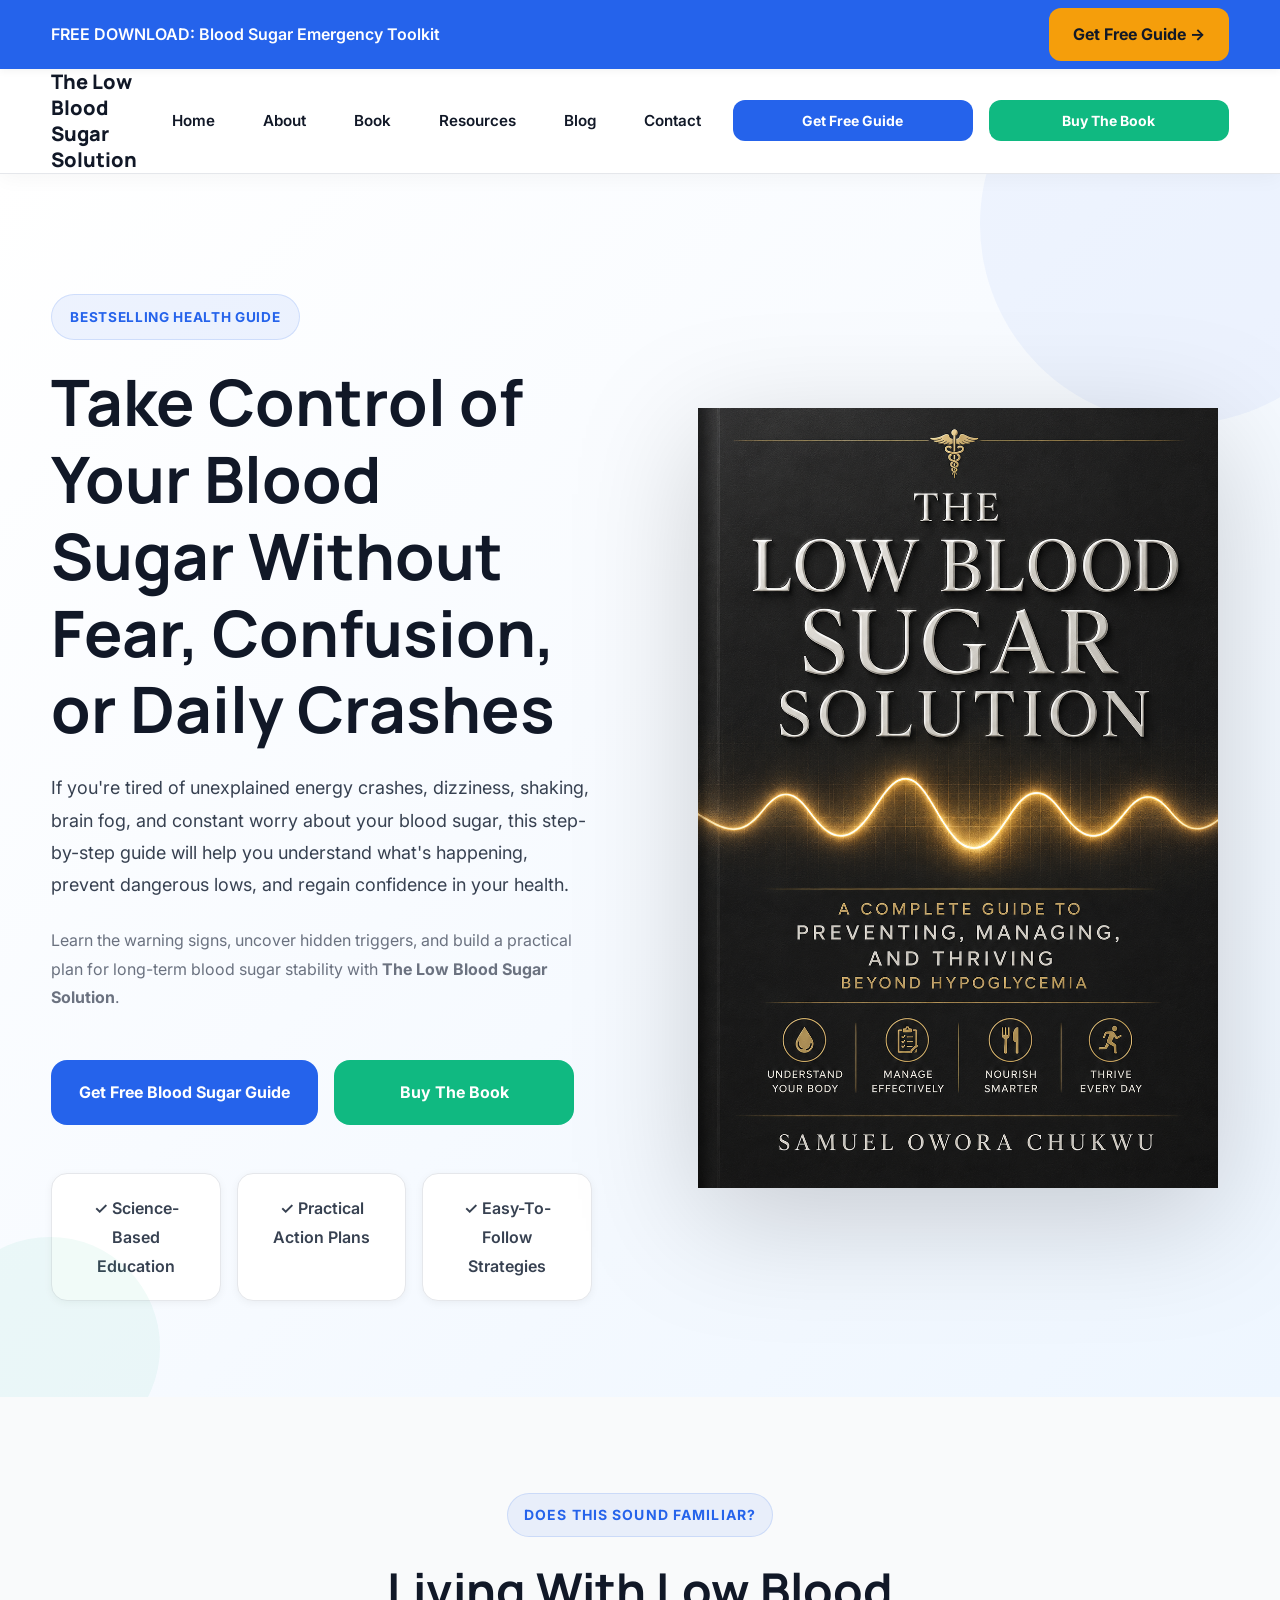
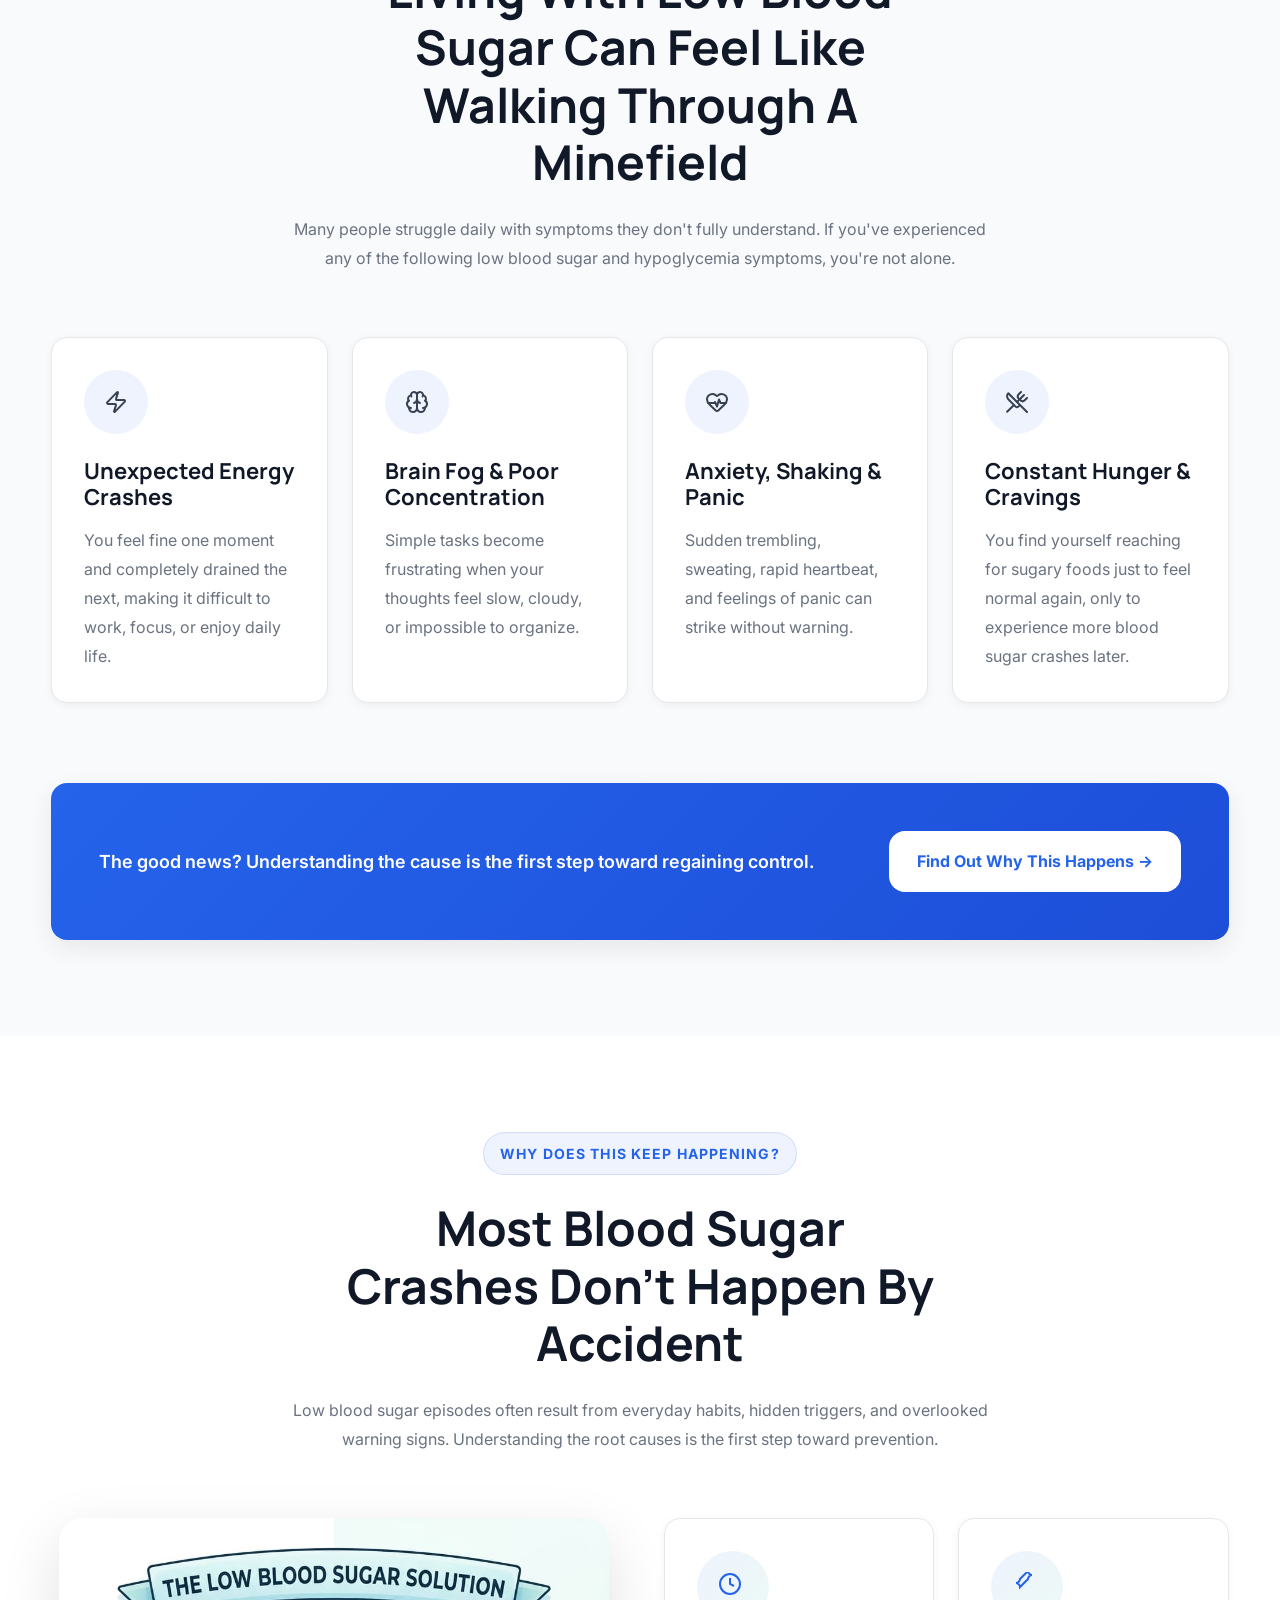
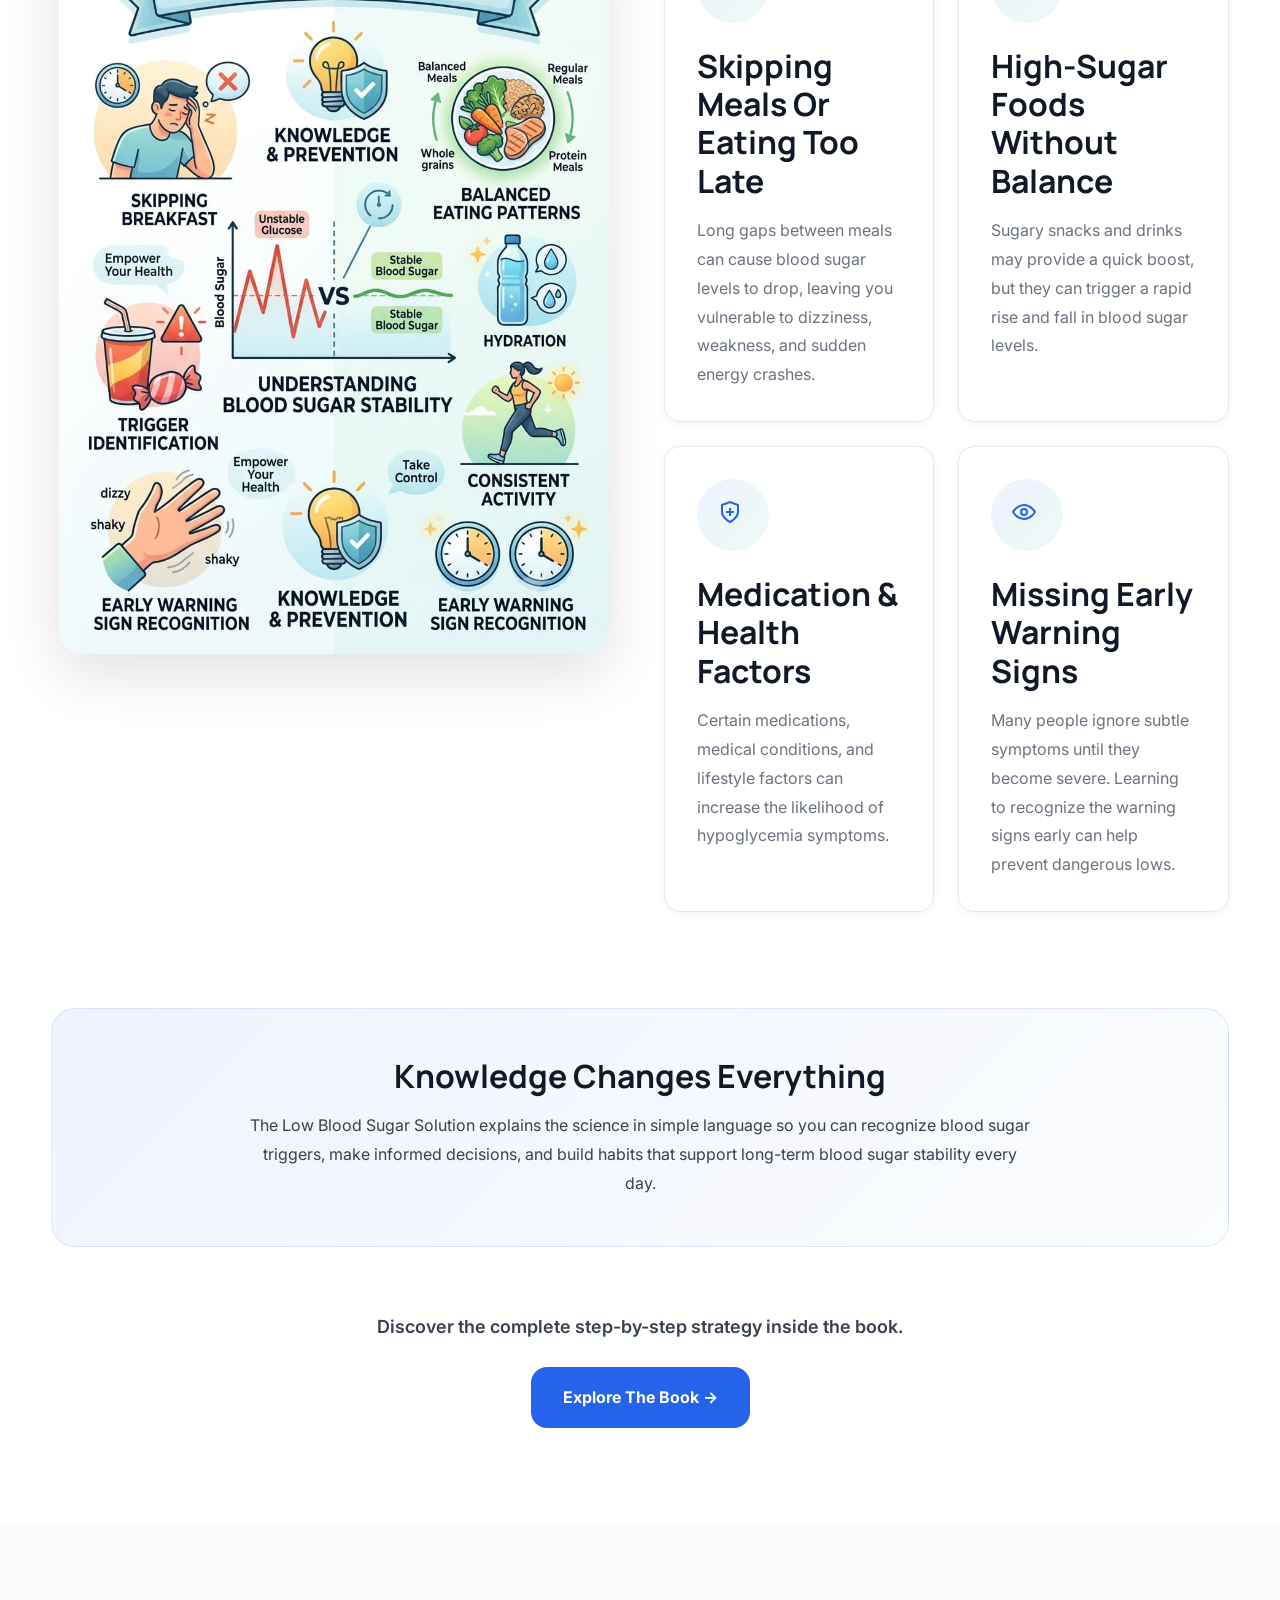
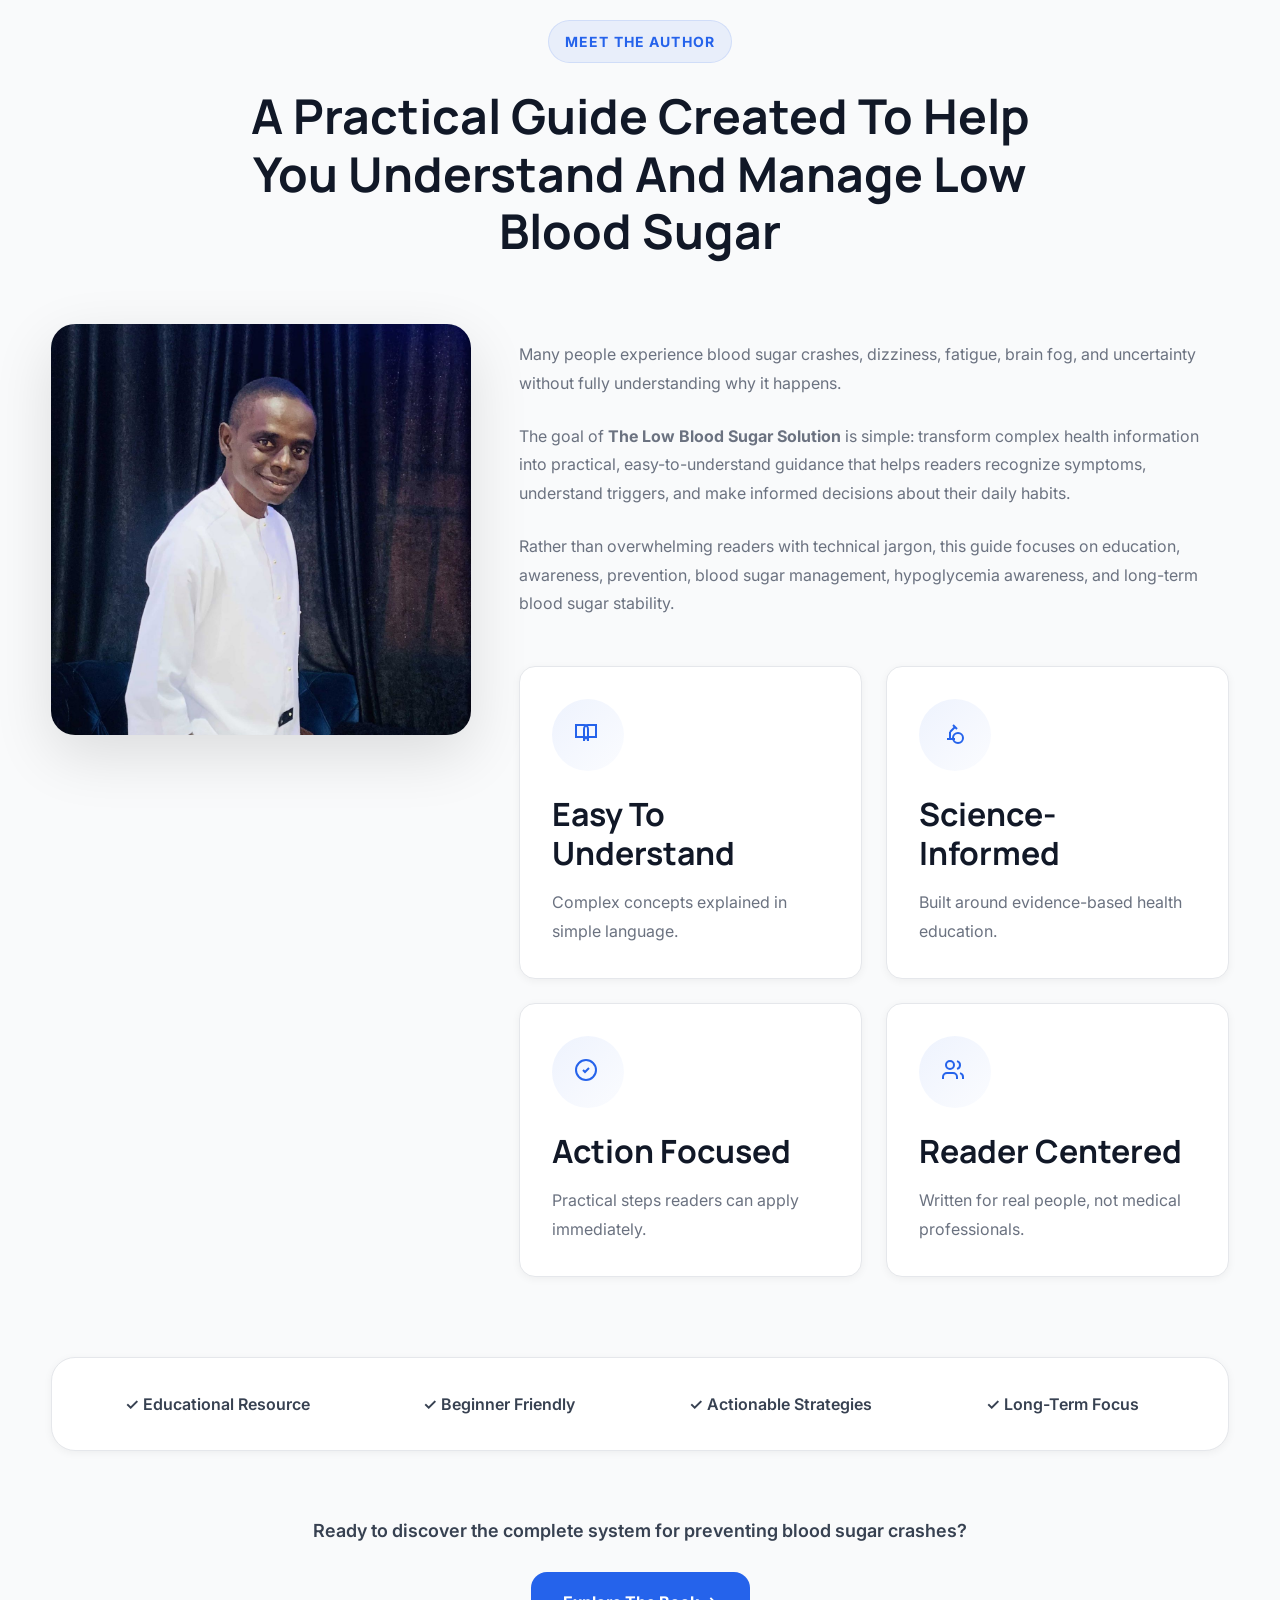
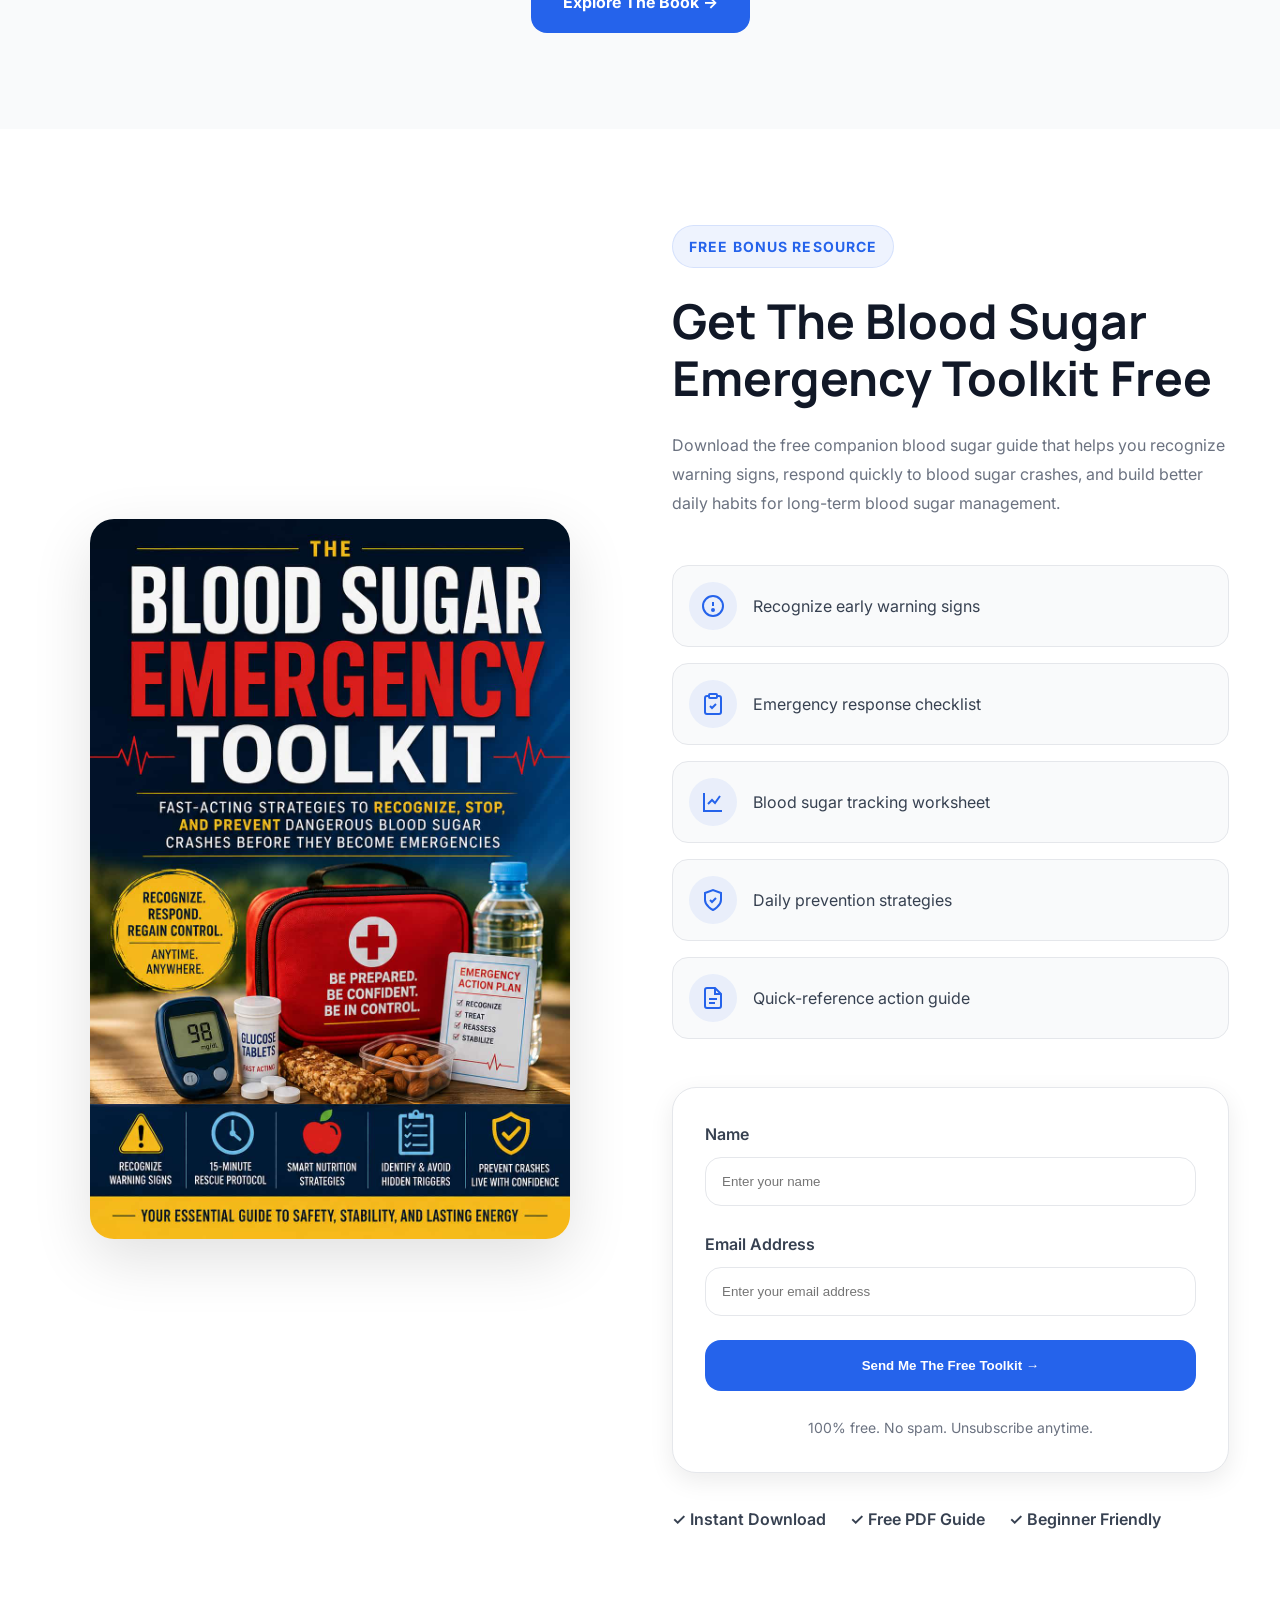
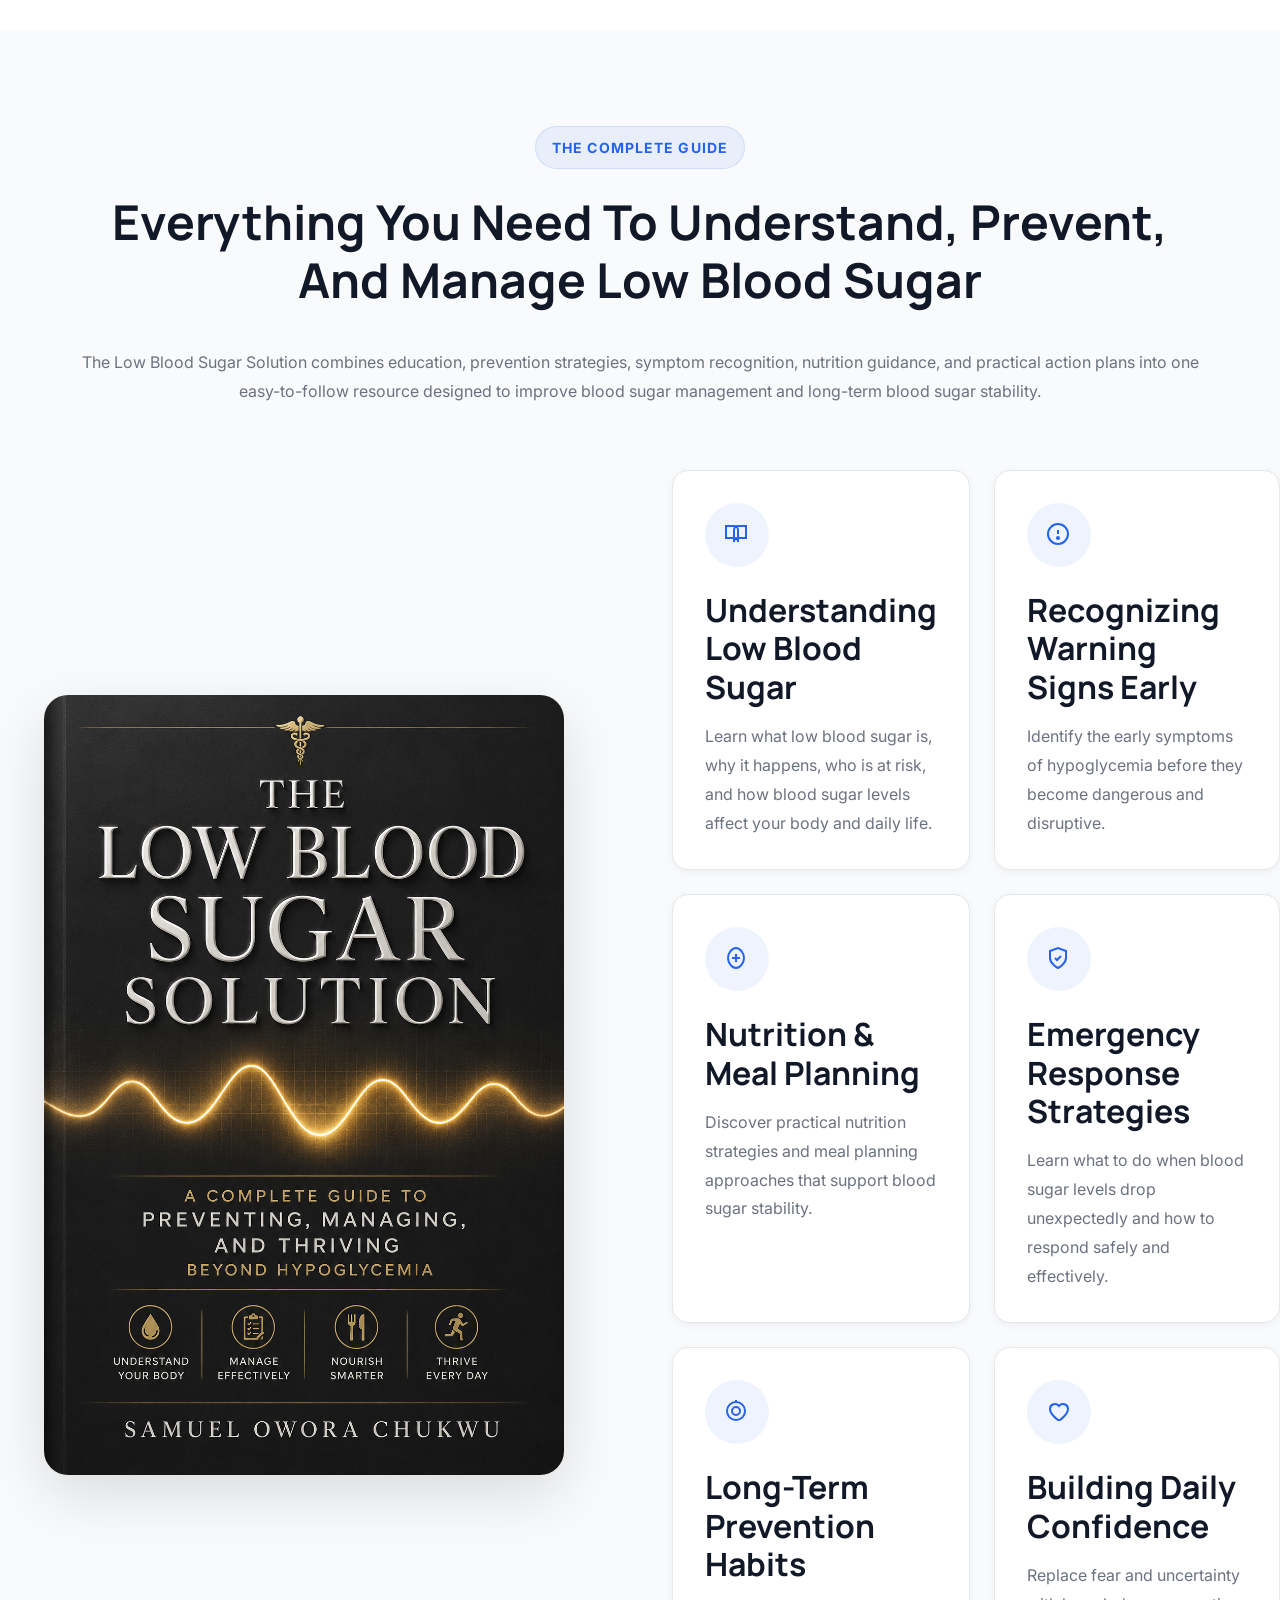
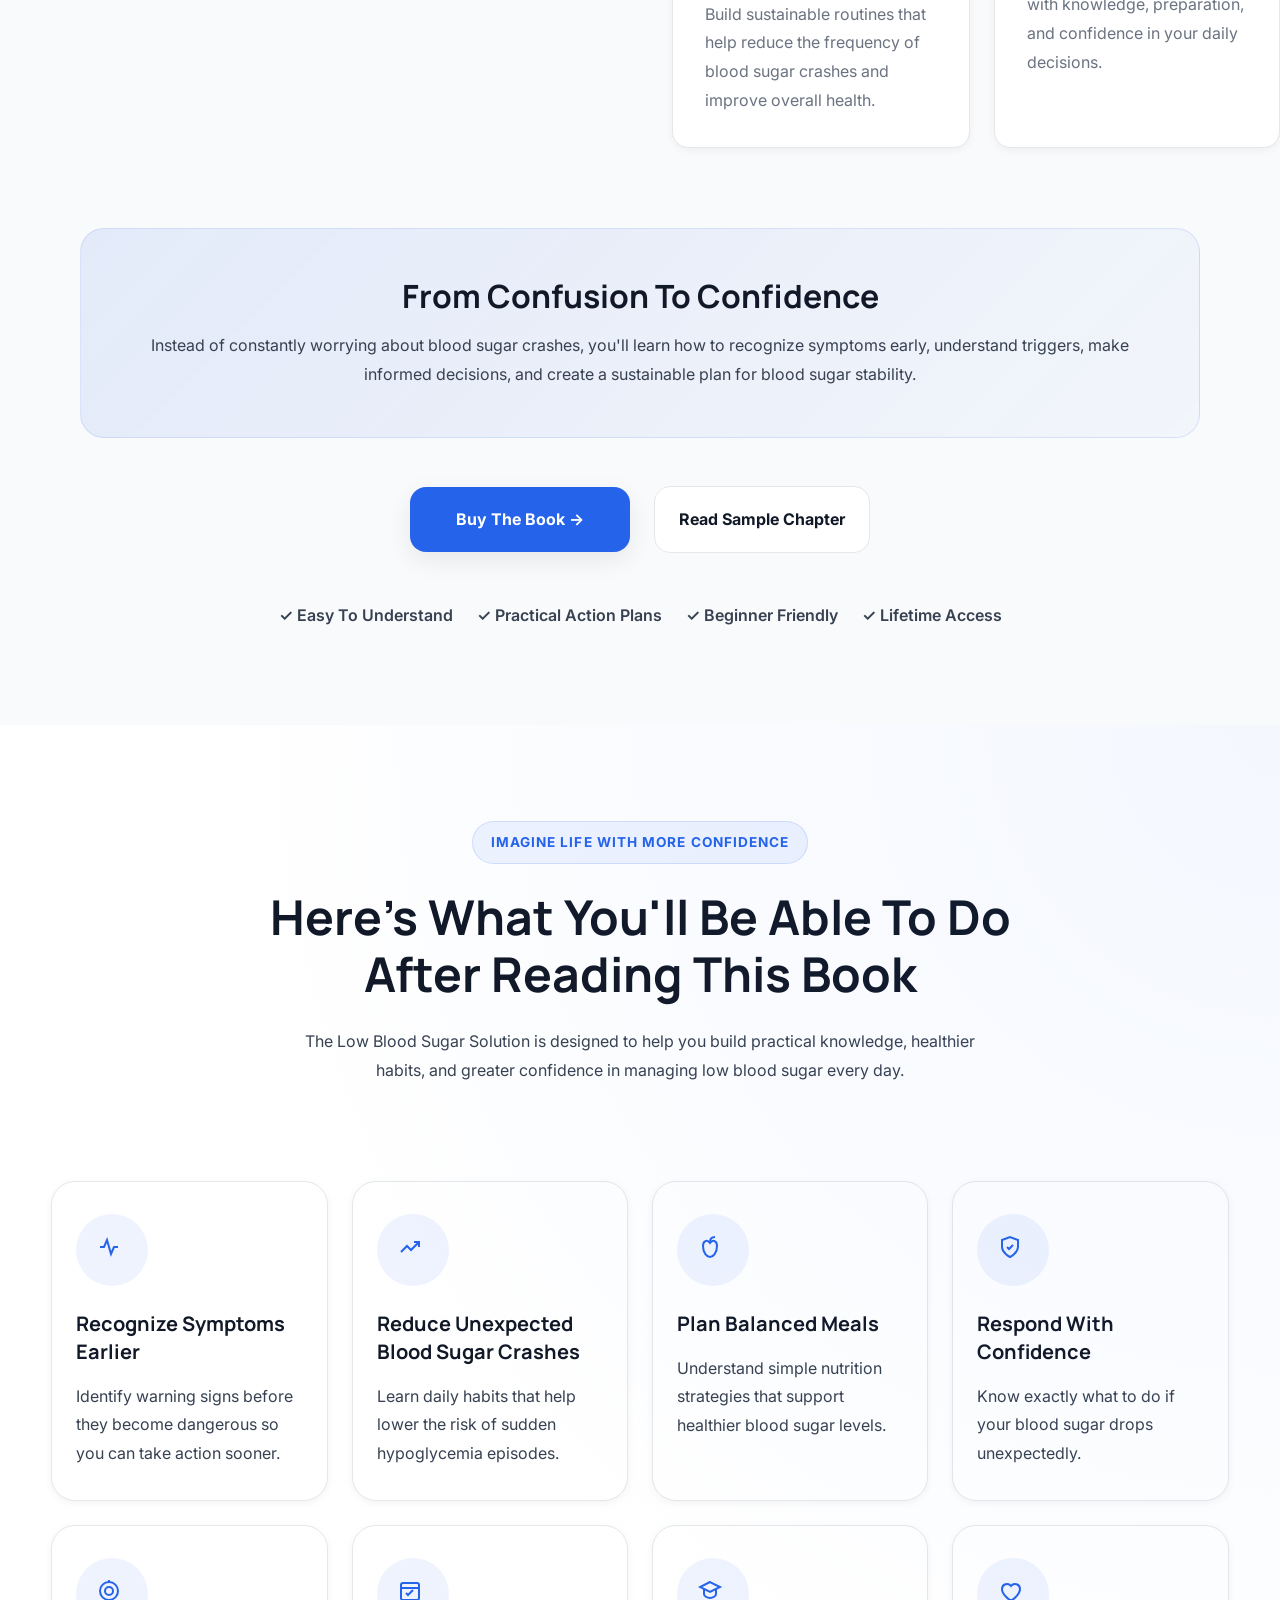
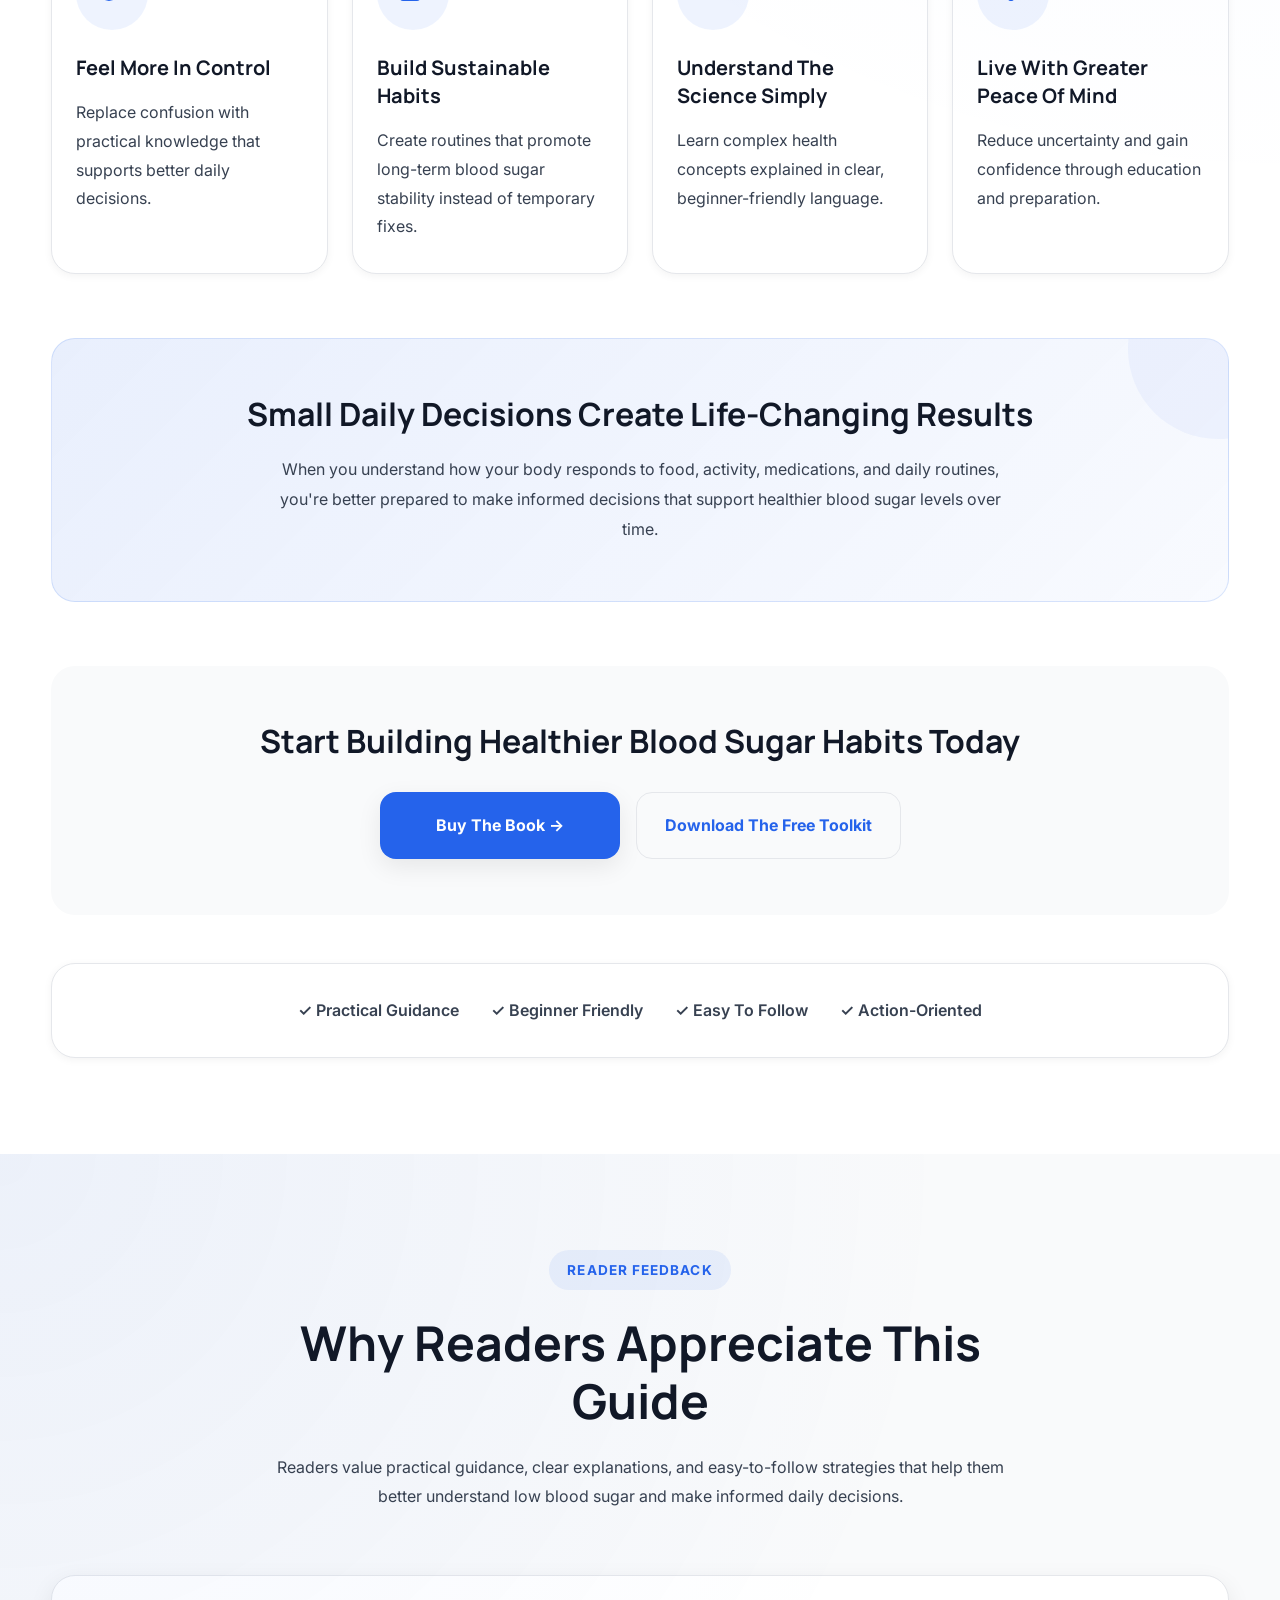
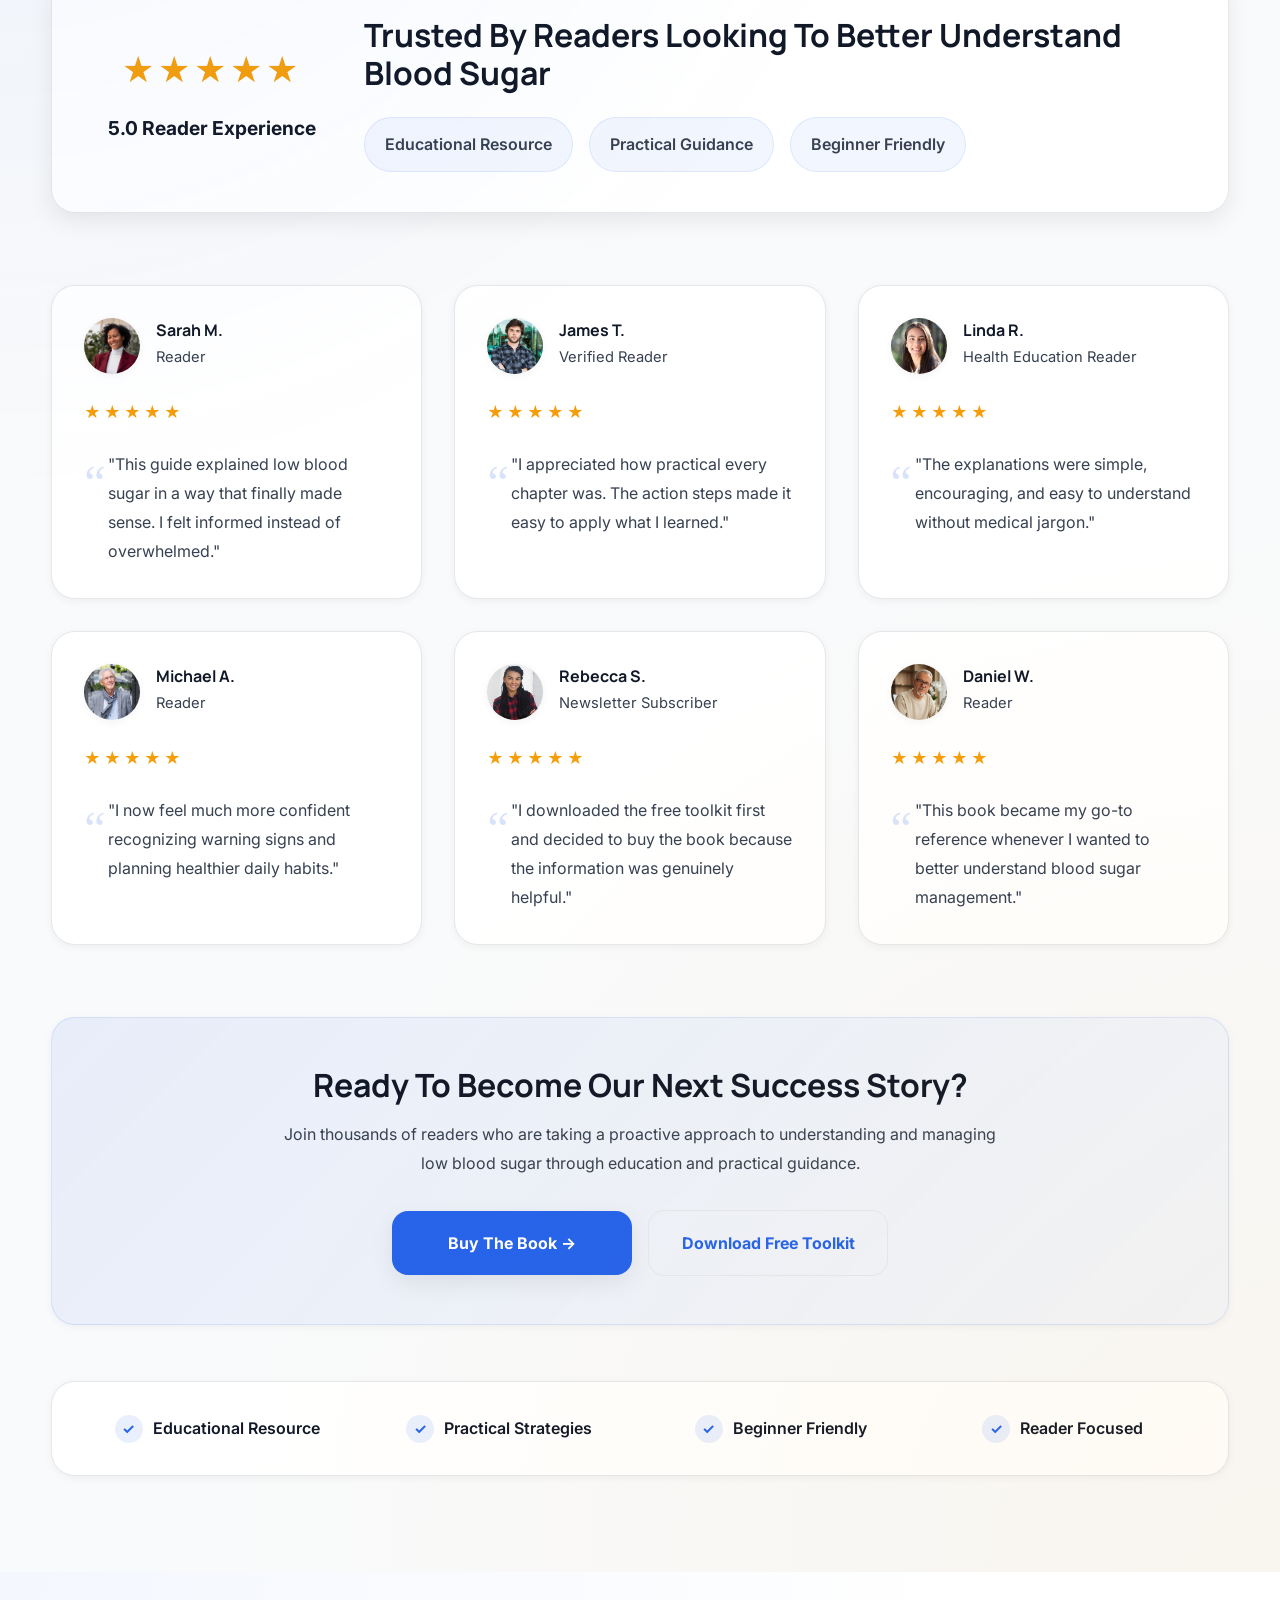
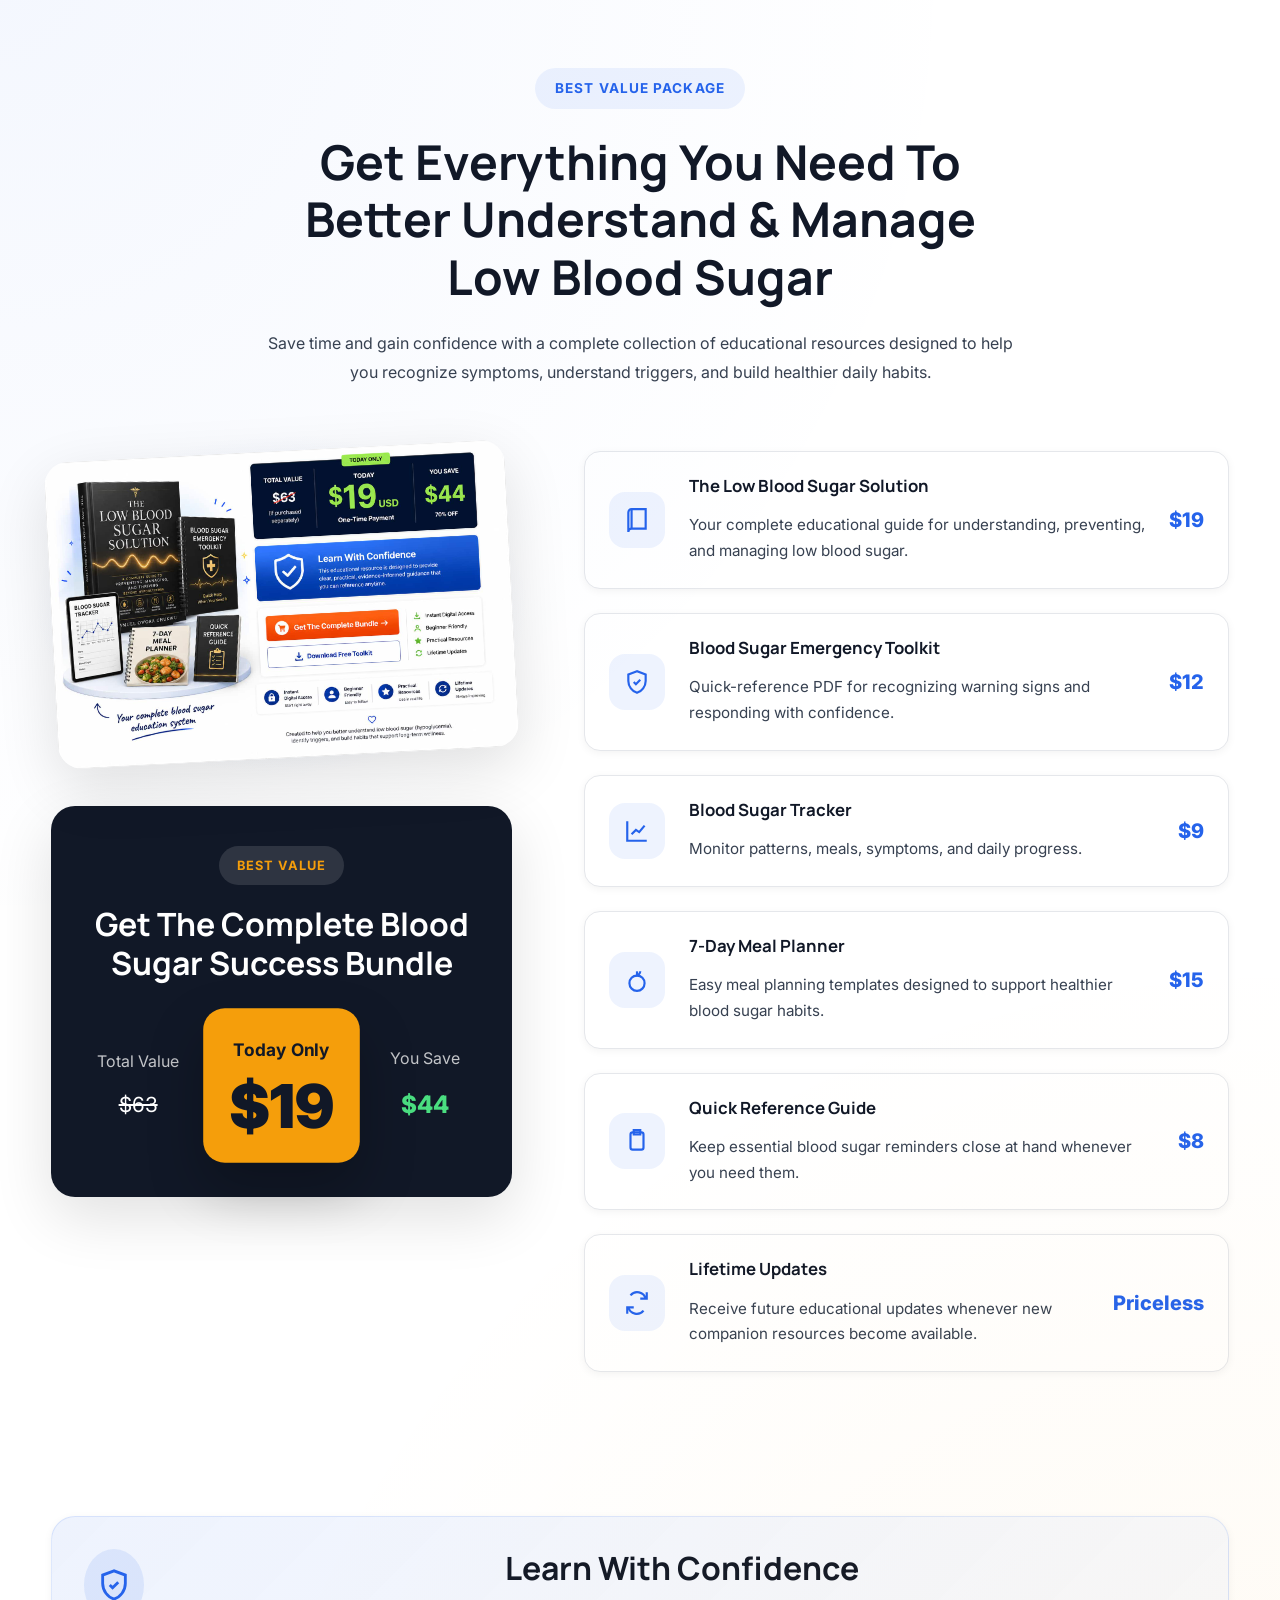
<file: index.html>
<!DOCTYPE html>
    <html lang="en">

        <head>

            <meta charset="UTF-8">

            <meta name="viewport"
            content="width=device-width, initial-scale=1.0">

            <title>
                The Low Blood Sugar Solution
            </title>

            <link rel="preconnect"
            href="https://fonts.googleapis.com">

            <link rel="preconnect"
            href="https://fonts.gstatic.com"
            crossorigin>

            <link href="https://fonts.googleapis.com/css2?family=Inter:wght@400;500;600;700&family=Manrope:wght@600;700;800&display=swap"
            rel="stylesheet">

            <link rel="stylesheet" href="css/variables.css">

            <link rel="stylesheet" href="css/base.css">

            <link rel="stylesheet" href="css/layout.css">

            <link rel="stylesheet" href="css/components.css">

            <link rel="stylesheet" href="css/sections.css">

            <link rel="stylesheet" href="css/responsive.css">
            <link rel="stylesheet" href="css/style.css">
            <link rel="stylesheet" href="css/home/navbar.css">
            <link rel="stylesheet" href="css/home/hero.css">
            <link rel="stylesheet" href="css/home/problem.css">
            <link rel="stylesheet" href="css/home/causes.css">
            <link rel="stylesheet" href="css/home/author-authority.css">
            <link rel="stylesheet" href="css/home/lead-magnet.css">
            <link rel="stylesheet" href="css/home/book-showcase.css">
            <link rel="stylesheet" href="css/home/book-benefits.css">
            <link rel="stylesheet" href="css/home/testimoniel.css">
            <link rel="stylesheet" href="css/home/bundle.css">
            <link rel="stylesheet" href="css/home/faq.css">
            <link rel="stylesheet" href="css/home/cta.css">
            <link rel="stylesheet" href="css/home/footer.css">

        </head>

        <body>
            <div class="announcement-bar" role="region" aria-label="Free download announcement">
                <div class="container">
                    <p class="announcement-bar__message">
                        FREE DOWNLOAD: Blood Sugar Emergency Toolkit
                    </p>

                    <a
                        href="#lead-magnet"
                        class="announcement-bar__cta"
                        aria-label="Get Free Blood Sugar Guide"
                    >
                        Get Free Guide →
                    </a>
                </div>
            </div>

            <header class="site-header">
                <div class="container">
                    <nav class="navbar" aria-label="Primary Navigation">

                        <a href="index.html" class="navbar__logo">
                            The Low Blood Sugar Solution
                        </a>

                        <ul class="navbar__menu">
                            <li><a href="index.html" class="navbar__link">Home</a></li>
                            <li><a href="about.html" class="navbar__link">About</a></li>
                            <li><a href="book.html" class="navbar__link">Book</a></li>
                            <li><a href="resources.html" class="navbar__link">Resources</a></li>
                            <li><a href="blog.html" class="navbar__link">Blog</a></li>
                            <li><a href="contact.html" class="navbar__link">Contact</a></li>
                        </ul>

                        <div class="navbar__actions">
                            <a href="#lead-magnet" class="btn btn-primary">
                                Get Free Guide
                            </a>

                            <a href="book.html" class="btn btn-secondary">
                                Buy The Book
                            </a>
                        </div>

                        <details class="mobile-nav">
                            <summary
                                class="mobile-nav__toggle"
                                aria-label="Open navigation menu"
                            >
                                <span></span>
                                <span></span>
                                <span></span>
                            </summary>

                            <div class="mobile-nav__panel">

                                <ul class="mobile-nav__menu">
                                    <li><a href="index.html">Home</a></li>
                                    <li><a href="about.html">About</a></li>
                                    <li><a href="book.html">Book</a></li>
                                    <li><a href="resources.html">Resources</a></li>
                                    <li><a href="blog.html">Blog</a></li>
                                    <li><a href="contact.html">Contact</a></li>
                                </ul>

                                <div class="mobile-nav__actions">
                                    <a href="#lead-magnet" class="btn btn-primary">
                                        Get Free Guide
                                    </a>

                                    <a href="book.html" class="btn btn-secondary">
                                        Buy The Book
                                    </a>
                                </div>

                            </div>
                        </details>

                    </nav>
                </div>
            </header>

            <main>

                <section class="hero" aria-labelledby="hero-title">
                    <div class="container">

                        <div class="hero__wrapper">

                            <div class="hero__content">

                                <div class="hero__badge">
                                    BESTSELLING HEALTH GUIDE
                                </div>

                                <h1 id="hero-title" class="hero__title">
                                    Take Control of Your Blood Sugar Without Fear, Confusion, or Daily Crashes
                                </h1>

                                <p class="hero__description">
                                    If you're tired of unexplained energy crashes, dizziness, shaking, brain fog, and constant worry about your blood sugar, this step-by-step guide will help you understand what's happening, prevent dangerous lows, and regain confidence in your health.
                                </p>

                                <p class="hero__supporting-text">
                                    Learn the warning signs, uncover hidden triggers, and build a practical plan for long-term blood sugar stability with <strong>The Low Blood Sugar Solution</strong>.
                                </p>

                                <div class="hero__actions">

                                    <a
                                        href="#lead-magnet"
                                        class="btn btn-primary hero__cta"
                                        aria-label="Get Free Blood Sugar Guide"
                                    >
                                        Get Free Blood Sugar Guide
                                    </a>

                                    <a
                                        href="book.html"
                                        class="btn btn-secondary hero__cta"
                                        aria-label="Buy The Book"
                                    >
                                        Buy The Book
                                    </a>

                                </div>

                                <div class="hero__trust">

                                    <div class="hero__trust-item">
                                        ✓ Science-Based Education
                                    </div>

                                    <div class="hero__trust-item">
                                        ✓ Practical Action Plans
                                    </div>

                                    <div class="hero__trust-item">
                                        ✓ Easy-To-Follow Strategies
                                    </div>

                                </div>

                            </div>

                            <div class="hero__visual">

                                <div class="hero__shape hero__shape--one"></div>
                                <div class="hero__shape hero__shape--two"></div>

                                <div class="hero__book-wrapper">

                                    <img
                                        src="images/books/book-cover.png"
                                        alt="The Low Blood Sugar Solution Book Cover"
                                        class="hero__book-image"
                                        loading="eager"
                                        width="500"
                                        height="700"
                                    >

                                </div>

                            </div>

                        </div>

                    </div>
                </section>

                <section class="problem-section" id="problem" aria-labelledby="problem-title">
                    <div class="container">

                        <div class="problem-section__header">

                            <span class="problem-section__eyebrow">
                                DOES THIS SOUND FAMILIAR?
                            </span>

                            <h2 id="problem-title" class="problem-section__title">
                                Living With Low Blood Sugar Can Feel Like Walking Through A Minefield
                            </h2>

                            <p class="problem-section__description">
                                Many people struggle daily with symptoms they don't fully understand. If you've experienced any of the following low blood sugar and hypoglycemia symptoms, you're not alone.
                            </p>

                        </div>

                        <div class="problem-section__grid">

                            <article class="problem-card">

                                <div class="problem-card__icon" aria-hidden="true">
                                    <svg xmlns="http://www.w3.org/2000/svg" width="24" height="24" viewBox="0 0 24 24" fill="none" stroke="currentColor" stroke-width="2" stroke-linecap="round" stroke-linejoin="round" class="lucide lucide-zap-icon lucide-zap"><path d="M4 14a1 1 0 0 1-.78-1.63l9.9-10.2a.5.5 0 0 1 .86.46l-1.92 6.02A1 1 0 0 0 13 10h7a1 1 0 0 1 .78 1.63l-9.9 10.2a.5.5 0 0 1-.86-.46l1.92-6.02A1 1 0 0 0 11 14z"/></svg>
                                </div>

                                <h3 class="problem-card__title">
                                    Unexpected Energy Crashes
                                </h3>

                                <p class="problem-card__text">
                                    You feel fine one moment and completely drained the next, making it difficult to work, focus, or enjoy daily life.
                                </p>

                            </article>

                            <article class="problem-card">

                                <div class="problem-card__icon" aria-hidden="true">
                                    <svg xmlns="http://www.w3.org/2000/svg" width="24" height="24" viewBox="0 0 24 24" fill="none" stroke="currentColor" stroke-width="2" stroke-linecap="round" stroke-linejoin="round" class="lucide lucide-brain-icon lucide-brain"><path d="M12 18V5"/><path d="M15 13a4.17 4.17 0 0 1-3-4 4.17 4.17 0 0 1-3 4"/><path d="M17.598 6.5A3 3 0 1 0 12 5a3 3 0 1 0-5.598 1.5"/><path d="M17.997 5.125a4 4 0 0 1 2.526 5.77"/><path d="M18 18a4 4 0 0 0 2-7.464"/><path d="M19.967 17.483A4 4 0 1 1 12 18a4 4 0 1 1-7.967-.517"/><path d="M6 18a4 4 0 0 1-2-7.464"/><path d="M6.003 5.125a4 4 0 0 0-2.526 5.77"/></svg>
                                </div>

                                <h3 class="problem-card__title">
                                    Brain Fog & Poor Concentration
                                </h3>

                                <p class="problem-card__text">
                                    Simple tasks become frustrating when your thoughts feel slow, cloudy, or impossible to organize.
                                </p>

                            </article>

                            <article class="problem-card">

                                <div class="problem-card__icon" aria-hidden="true">
                                    <svg xmlns="http://www.w3.org/2000/svg" width="24" height="24" viewBox="0 0 24 24" fill="none" stroke="currentColor" stroke-width="2" stroke-linecap="round" stroke-linejoin="round" class="lucide lucide-heart-pulse-icon lucide-heart-pulse"><path d="M2 9.5a5.5 5.5 0 0 1 9.591-3.676.56.56 0 0 0 .818 0A5.49 5.49 0 0 1 22 9.5c0 2.29-1.5 4-3 5.5l-5.492 5.313a2 2 0 0 1-3 .019L5 15c-1.5-1.5-3-3.2-3-5.5"/><path d="M3.22 13H9.5l.5-1 2 4.5 2-7 1.5 3.5h5.27"/></svg>
                                </div>

                                <h3 class="problem-card__title">
                                    Anxiety, Shaking & Panic
                                </h3>

                                <p class="problem-card__text">
                                    Sudden trembling, sweating, rapid heartbeat, and feelings of panic can strike without warning.
                                </p>

                            </article>

                            <article class="problem-card">

                                <div class="problem-card__icon" aria-hidden="true">
                                    <svg xmlns="http://www.w3.org/2000/svg" width="24" height="24" viewBox="0 0 24 24" fill="none" stroke="currentColor" stroke-width="2" stroke-linecap="round" stroke-linejoin="round" class="lucide lucide-utensils-crossed-icon lucide-utensils-crossed"><path d="m16 2-2.3 2.3a3 3 0 0 0 0 4.2l1.8 1.8a3 3 0 0 0 4.2 0L22 8"/><path d="M15 15 3.3 3.3a4.2 4.2 0 0 0 0 6l7.3 7.3c.7.7 2 .7 2.8 0L15 15Zm0 0 7 7"/><path d="m2.1 21.8 6.4-6.3"/><path d="m19 5-7 7"/></svg>
                                </div>

                                <h3 class="problem-card__title">
                                    Constant Hunger & Cravings
                                </h3>

                                <p class="problem-card__text">
                                    You find yourself reaching for sugary foods just to feel normal again, only to experience more blood sugar crashes later.
                                </p>

                            </article>

                        </div>

                        <div class="problem-section__cta">

                            <div class="problem-section__cta-content">

                                <p class="problem-section__cta-text">
                                    The good news? Understanding the cause is the first step toward regaining control.
                                </p>

                                <a
                                    href="#causes"
                                    class="problem-section__cta-button"
                                    aria-label="Find out why this happens"
                                >
                                    Find Out Why This Happens →
                                </a>

                            </div>

                        </div>

                    </div>
                </section>

                <section id="causes" class="causes-section" aria-labelledby="causes-title">

                    <div class="container">

                        <!-- ========================================
                            SECTION HEADER
                        ========================================= -->
                        <div class="causes-section__header">

                            <span class="causes-section__eyebrow">
                                WHY DOES THIS KEEP HAPPENING?
                            </span>

                            <h2 id="causes-title" class="causes-section__title">
                                Most Blood Sugar Crashes Don't Happen By Accident
                            </h2>

                            <p class="causes-section__description">
                                Low blood sugar episodes often result from everyday habits, hidden triggers, and overlooked warning signs. Understanding the root causes is the first step toward prevention.
                            </p>

                        </div>

                        <!-- ========================================
                            MAIN CONTENT GRID
                        ========================================= -->
                        <div class="causes-section__content">

                            <!-- Illustration Column -->
                            <div class="causes-section__illustration">

                                <img
                                    src="images/resources/blood-sugar-guide.jpg"
                                    alt="Educational illustration showing blood sugar stability and healthy lifestyle habits"
                                    class="causes-section__image"
                                    loading="lazy"
                                >

                            </div>

                            <!-- Cause Cards Column -->
                            <div class="causes-section__cards">

                                <!-- Cause Card 1 -->
                                <article class="cause-card">

                                    <div class="cause-card__icon">

                                        <!-- Clock3 Icon -->
                                        <svg xmlns="http://www.w3.org/2000/svg" width="30" height="30" fill="none" stroke="currentColor" stroke-width="2">
                                            <circle cx="12" cy="12" r="10"/>
                                            <polyline points="12 6 12 12 16 14"/>
                                        </svg>

                                    </div>

                                    <h3 class="cause-card__title">
                                        Skipping Meals Or Eating Too Late
                                    </h3>

                                    <p class="cause-card__description">
                                        Long gaps between meals can cause blood sugar levels to drop, leaving you vulnerable to dizziness, weakness, and sudden energy crashes.
                                    </p>

                                </article>

                                <!-- Cause Card 2 -->
                                <article class="cause-card">

                                    <div class="cause-card__icon">

                                        <!-- Candy Icon -->
                                        <svg xmlns="http://www.w3.org/2000/svg" width="30" height="30" fill="none" stroke="currentColor" stroke-width="2">
                                            <path d="M8 7c0 2-2 4-4 4 2 0 4 2 4 4l8-8c0-2 2-4 4-4-2 0-4-2-4-4z"/>
                                        </svg>

                                    </div>

                                    <h3 class="cause-card__title">
                                        High-Sugar Foods Without Balance
                                    </h3>

                                    <p class="cause-card__description">
                                        Sugary snacks and drinks may provide a quick boost, but they can trigger a rapid rise and fall in blood sugar levels.
                                    </p>

                                </article>

                                <!-- Cause Card 3 -->
                                <article class="cause-card">

                                    <div class="cause-card__icon">

                                        <!-- ShieldPlus Icon -->
                                        <svg xmlns="http://www.w3.org/2000/svg" width="30" height="30" fill="none" stroke="currentColor" stroke-width="2">
                                            <path d="M12 22s8-4 8-10V5l-8-3-8 3v7c0 6 8 10 8 10z"/>
                                            <path d="M12 8v8"/>
                                            <path d="M8 12h8"/>
                                        </svg>

                                    </div>

                                    <h3 class="cause-card__title">
                                        Medication & Health Factors
                                    </h3>

                                    <p class="cause-card__description">
                                        Certain medications, medical conditions, and lifestyle factors can increase the likelihood of hypoglycemia symptoms.
                                    </p>

                                </article>

                                <!-- Cause Card 4 -->
                                <article class="cause-card">

                                    <div class="cause-card__icon">

                                        <!-- Eye Icon -->
                                        <svg xmlns="http://www.w3.org/2000/svg" width="30" height="30" fill="none" stroke="currentColor" stroke-width="2">
                                            <path d="M1 12s4-7 11-7 11 7 11 7-4 7-11 7S1 12 1 12z"/>
                                            <circle cx="12" cy="12" r="3"/>
                                        </svg>

                                    </div>

                                    <h3 class="cause-card__title">
                                        Missing Early Warning Signs
                                    </h3>

                                    <p class="cause-card__description">
                                        Many people ignore subtle symptoms until they become severe. Learning to recognize the warning signs early can help prevent dangerous lows.
                                    </p>

                                </article>

                            </div>

                        </div>

                        <!-- ========================================
                            EDUCATIONAL HIGHLIGHT BOX
                        ========================================= -->
                        <div class="knowledge-box">

                            <h3 class="knowledge-box__title">
                                Knowledge Changes Everything
                            </h3>

                            <p class="knowledge-box__text">
                                The Low Blood Sugar Solution explains the science in simple language so you can recognize blood sugar triggers, make informed decisions, and build habits that support long-term blood sugar stability every day.
                            </p>

                        </div>

                        <!-- ========================================
                            CTA AREA
                        ========================================= -->
                        <div class="causes-section__cta">

                            <p class="causes-section__cta-text">
                                Discover the complete step-by-step strategy inside the book.
                            </p>

                            <a
                                href="book.html"
                                class="causes-section__button"
                                aria-label="Explore The Book"
                            >
                                Explore The Book →
                            </a>

                        </div>

                    </div>

                </section>

                <section class="author-section" id="author" aria-labelledby="author-title">

                    <div class="container">

                        <!-- =========================================
                            SECTION HEADER
                        ========================================== -->
                        <div class="author-section__header">

                            <span class="author-section__eyebrow">
                                MEET THE AUTHOR
                            </span>

                            <h2 id="author-title" class="author-section__title">
                                A Practical Guide Created To Help You Understand And Manage Low Blood Sugar
                            </h2>

                        </div>

                        <!-- =========================================
                            AUTHOR CONTENT
                        ========================================== -->
                        <div class="author-section__content">

                            <!-- =========================================
                                AUTHOR IMAGE
                            ========================================== -->
                            <div class="author-section__image-wrapper">

                                <img
                                    src="images/author/author.jpg"
                                    alt="Author of The Low Blood Sugar Solution"
                                    class="author-section__image"
                                    loading="lazy"
                                >

                            </div>

                            <!-- =========================================
                                AUTHOR STORY + HIGHLIGHTS
                            ========================================== -->
                            <div class="author-section__details">

                                <div class="author-section__story">

                                    <p>
                                        Many people experience blood sugar crashes, dizziness, fatigue, brain fog, and uncertainty without fully understanding why it happens.
                                    </p>

                                    <p>
                                        The goal of <strong>The Low Blood Sugar Solution</strong> is simple: transform complex health information into practical, easy-to-understand guidance that helps readers recognize symptoms, understand triggers, and make informed decisions about their daily habits.
                                    </p>

                                    <p>
                                        Rather than overwhelming readers with technical jargon, this guide focuses on education, awareness, prevention, blood sugar management, hypoglycemia awareness, and long-term blood sugar stability.
                                    </p>

                                </div>

                                <!-- =========================================
                                    HIGHLIGHT CARDS
                                ========================================== -->
                                <div class="author-highlights">

                                    <article class="author-card">

                                        <div class="author-card__icon">

                                            <!-- BookOpen -->
                                            <svg xmlns="http://www.w3.org/2000/svg" width="28" height="28" fill="none" stroke="currentColor" stroke-width="2">
                                                <path d="M2 4h8a4 4 0 0 1 4 4v12a4 4 0 0 0-4-4H2z"/>
                                                <path d="M22 4h-8a4 4 0 0 0-4 4v12a4 4 0 0 1 4-4h8z"/>
                                            </svg>

                                        </div>

                                        <h3>Easy To Understand</h3>

                                        <p>
                                            Complex concepts explained in simple language.
                                        </p>

                                    </article>

                                    <article class="author-card">

                                        <div class="author-card__icon">

                                            <!-- Microscope -->
                                            <svg xmlns="http://www.w3.org/2000/svg" width="28" height="28" fill="none" stroke="currentColor" stroke-width="2">
                                                <path d="M6 18h8"/>
                                                <path d="M9 18v-7"/>
                                                <path d="M12 4l4 4"/>
                                                <path d="M14 6l-5 5"/>
                                                <circle cx="17" cy="17" r="5"/>
                                            </svg>

                                        </div>

                                        <h3>Science-Informed</h3>

                                        <p>
                                            Built around evidence-based health education.
                                        </p>

                                    </article>

                                    <article class="author-card">

                                        <div class="author-card__icon">

                                            <!-- CheckCircle -->
                                            <svg xmlns="http://www.w3.org/2000/svg" width="28" height="28" fill="none" stroke="currentColor" stroke-width="2">
                                                <circle cx="12" cy="12" r="10"/>
                                                <path d="m9 12 2 2 4-4"/>
                                            </svg>

                                        </div>

                                        <h3>Action Focused</h3>

                                        <p>
                                            Practical steps readers can apply immediately.
                                        </p>

                                    </article>

                                    <article class="author-card">

                                        <div class="author-card__icon">

                                            <!-- Users -->
                                            <svg xmlns="http://www.w3.org/2000/svg" width="28" height="28" fill="none" stroke="currentColor" stroke-width="2">
                                                <path d="M16 21v-2a4 4 0 0 0-4-4H6a4 4 0 0 0-4 4v2"/>
                                                <circle cx="9" cy="7" r="4"/>
                                                <path d="M22 21v-2a4 4 0 0 0-3-3.87"/>
                                                <path d="M16 3.13a4 4 0 0 1 0 7.75"/>
                                            </svg>

                                        </div>

                                        <h3>Reader Centered</h3>

                                        <p>
                                            Written for real people, not medical professionals.
                                        </p>

                                    </article>

                                </div>

                            </div>

                        </div>

                        <!-- =========================================
                            TRUST BAR
                        ========================================== -->
                        <div class="author-trust-bar">

                            <div class="author-trust-bar__item">
                                ✓ Educational Resource
                            </div>

                            <div class="author-trust-bar__item">
                                ✓ Beginner Friendly
                            </div>

                            <div class="author-trust-bar__item">
                                ✓ Actionable Strategies
                            </div>

                            <div class="author-trust-bar__item">
                                ✓ Long-Term Focus
                            </div>

                        </div>

                        <!-- =========================================
                            CTA AREA
                        ========================================== -->
                        <div class="author-section__cta">

                            <p class="author-section__cta-text">
                                Ready to discover the complete system for preventing blood sugar crashes?
                            </p>

                            <a
                                href="book.html"
                                class="author-section__button"
                                aria-label="Explore The Book"
                            >
                                Explore The Book →
                            </a>

                        </div>

                    </div>

                </section>

                <section
                    id="lead-magnet"
                    class="lead-magnet"
                    aria-labelledby="lead-magnet-title"
                >

                    <div class="container">

                        <!-- =========================================
                            SECTION GRID
                            Desktop: 2 Columns
                            Mobile: Single Column
                        ========================================== -->
                        <div class="lead-magnet__wrapper">

                            <!-- =========================================
                                LEFT COLUMN
                                Lead Magnet Mockup
                            ========================================== -->
                            <div class="lead-magnet__visual">

                                <div class="lead-magnet__image-wrapper">

                                    <img
                                        src="images/resources/emergency-toolkit.jpg"
                                        alt="Blood Sugar Emergency Toolkit Free PDF Guide"
                                        class="lead-magnet__image"
                                        loading="lazy"
                                    >

                                </div>

                            </div>

                            <!-- =========================================
                                RIGHT COLUMN
                                Content + Benefits + Form
                            ========================================== -->
                            <div class="lead-magnet__content">

                                <!-- Eyebrow -->
                                <span class="lead-magnet__eyebrow">
                                    FREE BONUS RESOURCE
                                </span>

                                <!-- Main Heading -->
                                <h2
                                    id="lead-magnet-title"
                                    class="lead-magnet__title"
                                >
                                    Get The Blood Sugar Emergency Toolkit Free
                                </h2>

                                <!-- Supporting Copy -->
                                <p class="lead-magnet__description">
                                    Download the free companion blood sugar guide that helps you recognize warning signs, respond quickly to blood sugar crashes, and build better daily habits for long-term blood sugar management.
                                </p>

                                <!-- =========================================
                                    BENEFITS LIST
                                ========================================== -->
                                <div class="lead-magnet__benefits">

                                    <div class="benefit-item">

                                        <div class="benefit-item__icon">

                                            <!-- Circle Alert -->
                                            <svg xmlns="http://www.w3.org/2000/svg" width="24" height="24" fill="none" stroke="currentColor" stroke-width="2">
                                                <circle cx="12" cy="12" r="10"/>
                                                <line x1="12" y1="8" x2="12" y2="12"/>
                                                <circle cx="12" cy="16" r="1"/>
                                            </svg>

                                        </div>

                                        <span>
                                            Recognize early warning signs
                                        </span>

                                    </div>

                                    <div class="benefit-item">

                                        <div class="benefit-item__icon">

                                            <!-- Clipboard Check -->
                                            <svg xmlns="http://www.w3.org/2000/svg" width="24" height="24" fill="none" stroke="currentColor" stroke-width="2">
                                                <rect x="8" y="2" width="8" height="4" rx="1"/>
                                                <path d="M8 4H6a2 2 0 0 0-2 2v14a2 2 0 0 0 2 2h12a2 2 0 0 0 2-2V6a2 2 0 0 0-2-2h-2"/>
                                                <path d="m9 14 2 2 4-4"/>
                                            </svg>

                                        </div>

                                        <span>
                                            Emergency response checklist
                                        </span>

                                    </div>

                                    <div class="benefit-item">

                                        <div class="benefit-item__icon">

                                            <!-- Chart Line -->
                                            <svg xmlns="http://www.w3.org/2000/svg" width="24" height="24" fill="none" stroke="currentColor" stroke-width="2">
                                                <path d="M3 3v18h18"/>
                                                <path d="m7 14 4-4 3 3 5-7"/>
                                            </svg>

                                        </div>

                                        <span>
                                            Blood sugar tracking worksheet
                                        </span>

                                    </div>

                                    <div class="benefit-item">

                                        <div class="benefit-item__icon">

                                            <!-- Shield Check -->
                                            <svg xmlns="http://www.w3.org/2000/svg" width="24" height="24" fill="none" stroke="currentColor" stroke-width="2">
                                                <path d="M12 22s8-4 8-10V5l-8-3-8 3v7c0 6 8 10 8 10z"/>
                                                <path d="m9 12 2 2 4-4"/>
                                            </svg>

                                        </div>

                                        <span>
                                            Daily prevention strategies
                                        </span>

                                    </div>

                                    <div class="benefit-item">

                                        <div class="benefit-item__icon">

                                            <!-- File Text -->
                                            <svg xmlns="http://www.w3.org/2000/svg" width="24" height="24" fill="none" stroke="currentColor" stroke-width="2">
                                                <path d="M14 2H6a2 2 0 0 0-2 2v16a2 2 0 0 0 2 2h12a2 2 0 0 0 2-2V8z"/>
                                                <path d="M14 2v6h6"/>
                                                <path d="M8 13h8"/>
                                                <path d="M8 17h6"/>
                                            </svg>

                                        </div>

                                        <span>
                                            Quick-reference action guide
                                        </span>

                                    </div>

                                </div>

                                <!-- =========================================
                                    EMAIL CAPTURE CARD
                                ========================================== -->
                                <div class="lead-form-card">

                                    <form
                                        action="#"
                                        method="post"
                                        class="lead-form"
                                        aria-label="Blood Sugar Emergency Toolkit Form"
                                    >

                                        <!-- Name Field -->
                                        <div class="form-group">

                                            <label for="lead-name">
                                                Name
                                            </label>

                                            <input
                                                type="text"
                                                id="lead-name"
                                                name="name"
                                                placeholder="Enter your name"
                                                required
                                                aria-required="true"
                                            >

                                        </div>

                                        <!-- Email Field -->
                                        <div class="form-group">

                                            <label for="lead-email">
                                                Email Address
                                            </label>

                                            <input
                                                type="email"
                                                id="lead-email"
                                                name="email"
                                                placeholder="Enter your email address"
                                                required
                                                aria-required="true"
                                            >

                                        </div>

                                        <!-- CTA Button -->
                                        <button
                                            type="submit"
                                            class="lead-form__button"
                                        >
                                            Send Me The Free Toolkit →
                                        </button>

                                    </form>

                                    <!-- Trust Microcopy -->
                                    <p class="lead-form__microcopy">
                                        100% free. No spam. Unsubscribe anytime.
                                    </p>

                                </div>

                                <!-- =========================================
                                    TRUST ELEMENTS
                                ========================================== -->
                                <div class="lead-magnet__trust">

                                    <span>✓ Instant Download</span>

                                    <span>✓ Free PDF Guide</span>

                                    <span>✓ Beginner Friendly</span>

                                </div>

                            </div>

                        </div>

                    </div>

                </section>

                <section
                    id="book"
                    class="book-showcase"
                    aria-labelledby="book-showcase-title"
                >

                    <div class="container book-showcase-entire">

                        <!-- =========================================
                            SECTION WRAPPER
                            Desktop: 2 Columns
                            Mobile: Single Column
                        ========================================== -->
                        <div class="book-showcase-heading">
                            <!-- Section Eyebrow -->
                                <span class="book-showcase__eyebrow">
                                    THE COMPLETE GUIDE
                                </span>

                                <!-- Main Heading -->
                                <h2
                                    id="book-showcase-title"
                                    class="book-showcase__title"
                                >
                                    Everything You Need To Understand, Prevent, And Manage Low Blood Sugar
                                </h2>

                                <!-- Supporting Copy -->
                                <p class="book-showcase__description">
                                    The Low Blood Sugar Solution combines education, prevention strategies, symptom recognition, nutrition guidance, and practical action plans into one easy-to-follow resource designed to improve blood sugar management and long-term blood sugar stability.
                                </p>
                        </div>


                        <div class="book-showcase__wrapper">

                            <!-- =========================================
                                LEFT COLUMN
                                BOOK MOCKUP
                            ========================================== -->
                            <div class="book-showcase__visual">

                                <div class="book-showcase__image-wrapper">

                                    <img
                                        src="images/books/book-cover.png"
                                        alt="The Low Blood Sugar Solution Book Cover"
                                        class="book-showcase__image"
                                        loading="lazy"
                                    >

                                </div>

                            </div>

                            <!-- =========================================
                                RIGHT COLUMN
                                CONTENT AREA
                            ========================================== -->
                            <div class="book-showcase__content">                        

                                <!-- =========================================
                                    FEATURE CARDS
                                ========================================== -->
                                <div class="book-features">

                                    <!-- Card 1 -->
                                    <article class="book-feature-card">

                                        <div class="book-feature-card__icon">
                                            <svg xmlns="http://www.w3.org/2000/svg" width="26" height="26" fill="none" stroke="currentColor" stroke-width="2">
                                                <path d="M2 4h8a4 4 0 0 1 4 4v12a4 4 0 0 0-4-4H2z"/>
                                                <path d="M22 4h-8a4 4 0 0 0-4 4v12a4 4 0 0 1 4-4h8z"/>
                                            </svg>
                                        </div>

                                        <h3>Understanding Low Blood Sugar</h3>

                                        <p>
                                            Learn what low blood sugar is, why it happens, who is at risk, and how blood sugar levels affect your body and daily life.
                                        </p>

                                    </article>

                                    <!-- Card 2 -->
                                    <article class="book-feature-card">

                                        <div class="book-feature-card__icon">
                                            <svg xmlns="http://www.w3.org/2000/svg" width="26" height="26" fill="none" stroke="currentColor" stroke-width="2">
                                                <circle cx="12" cy="12" r="10"/>
                                                <line x1="12" y1="8" x2="12" y2="12"/>
                                                <circle cx="12" cy="16" r="1"/>
                                            </svg>
                                        </div>

                                        <h3>Recognizing Warning Signs Early</h3>

                                        <p>
                                            Identify the early symptoms of hypoglycemia before they become dangerous and disruptive.
                                        </p>

                                    </article>

                                    <!-- Card 3 -->
                                    <article class="book-feature-card">

                                        <div class="book-feature-card__icon">
                                            <svg xmlns="http://www.w3.org/2000/svg" width="26" height="26" fill="none" stroke="currentColor" stroke-width="2">
                                                <path d="M12 2c4 0 8 5 8 10s-4 10-8 10-8-5-8-10 4-10 8-10z"/>
                                                <path d="M12 8v8"/>
                                                <path d="M8 12h8"/>
                                            </svg>
                                        </div>

                                        <h3>Nutrition & Meal Planning</h3>

                                        <p>
                                            Discover practical nutrition strategies and meal planning approaches that support blood sugar stability.
                                        </p>

                                    </article>

                                    <!-- Card 4 -->
                                    <article class="book-feature-card">

                                        <div class="book-feature-card__icon">
                                            <svg xmlns="http://www.w3.org/2000/svg" width="26" height="26" fill="none" stroke="currentColor" stroke-width="2">
                                                <path d="M12 22s8-4 8-10V5l-8-3-8 3v7c0 6 8 10 8 10z"/>
                                                <path d="m9 12 2 2 4-4"/>
                                            </svg>
                                        </div>

                                        <h3>Emergency Response Strategies</h3>

                                        <p>
                                            Learn what to do when blood sugar levels drop unexpectedly and how to respond safely and effectively.
                                        </p>

                                    </article>

                                    <!-- Card 5 -->
                                    <article class="book-feature-card">

                                        <div class="book-feature-card__icon">
                                            <svg xmlns="http://www.w3.org/2000/svg" width="26" height="26" fill="none" stroke="currentColor" stroke-width="2">
                                                <circle cx="12" cy="12" r="9"/>
                                                <circle cx="12" cy="12" r="4"/>
                                                <line x1="12" y1="3" x2="12" y2="1"/>
                                            </svg>
                                        </div>

                                        <h3>Long-Term Prevention Habits</h3>

                                        <p>
                                            Build sustainable routines that help reduce the frequency of blood sugar crashes and improve overall health.
                                        </p>

                                    </article>

                                    <!-- Card 6 -->
                                    <article class="book-feature-card">

                                        <div class="book-feature-card__icon">
                                            <svg xmlns="http://www.w3.org/2000/svg" width="26" height="26" fill="none" stroke="currentColor" stroke-width="2">
                                                <path d="M12 21s-8-5.5-8-11a5 5 0 0 1 9-3 5 5 0 0 1 9 3c0 5.5-8 11-8 11z"/>
                                            </svg>
                                        </div>

                                        <h3>Building Daily Confidence</h3>

                                        <p>
                                            Replace fear and uncertainty with knowledge, preparation, and confidence in your daily decisions.
                                        </p>

                                    </article>

                                </div>

                            </div>

                        </div>

                        <div class="cta-trust">
                             <!-- =========================================
                                    TRANSFORMATION BOX
                                ========================================== -->
                                <div class="book-transformation">

                                    <h3 class="book-transformation__title">
                                        From Confusion To Confidence
                                    </h3>

                                    <p class="book-transformation__text">
                                        Instead of constantly worrying about blood sugar crashes, you'll learn how to recognize symptoms early, understand triggers, make informed decisions, and create a sustainable plan for blood sugar stability.
                                    </p>

                                </div>
                                 <!-- =========================================
                                    CTA AREA
                                ========================================== -->
                                <div class="book-showcase__cta">

                                    <a
                                        href="book.html"
                                        class="book-showcase__button book-showcase__button--primary"
                                        aria-label="Buy The Book"
                                    >
                                        Buy The Book →
                                    </a>

                                    <a
                                        href="sample-chapter.pdf"
                                        class="book-showcase__button book-showcase__button--secondary"
                                        aria-label="Read Sample Chapter"
                                    >
                                        Read Sample Chapter
                                    </a>

                                </div>

                                <!-- =========================================
                                    TRUST BAR
                                ========================================== -->
                                <div class="book-showcase__trust">

                                    <span>✓ Easy To Understand</span>

                                    <span>✓ Practical Action Plans</span>

                                    <span>✓ Beginner Friendly</span>

                                    <span>✓ Lifetime Access</span>

                                </div>
                        </div>

                    </div>

                </section>

                <section
                    id="benefits"
                    class="benefits"
                    aria-labelledby="benefits-title"
                >

                    <div class="container">

                        <!-- =========================================
                            SECTION HEADER
                        ========================================== -->
                        <header class="benefits__header">

                            <span class="benefits__eyebrow">
                                IMAGINE LIFE WITH MORE CONFIDENCE
                            </span>

                            <h2
                                id="benefits-title"
                                class="benefits__title"
                            >
                                Here's What You'll Be Able To Do After Reading This Book
                            </h2>

                            <p class="benefits__subtitle">
                                The Low Blood Sugar Solution is designed to help you build practical knowledge, healthier habits, and greater confidence in managing low blood sugar every day.
                            </p>

                        </header>

                        <!-- =========================================
                            BENEFITS GRID
                        ========================================== -->

                        <div class="benefits__grid">

                            <!-- =========================================
                                Benefit Card 1
                            ========================================== -->

                            <article class="benefit-card">

                                <div class="benefit-card__icon">

                                    <!-- Activity Icon -->

                                    <svg xmlns="http://www.w3.org/2000/svg"
                                        width="28"
                                        height="28"
                                        fill="none"
                                        stroke="currentColor"
                                        stroke-width="2">

                                        <polyline points="3 12 7 12 10 5 14 19 17 12 21 12"></polyline>

                                    </svg>

                                </div>

                                <h3 class="benefit-card__title">
                                    Recognize Symptoms Earlier
                                </h3>

                                <p class="benefit-card__description">
                                    Identify warning signs before they become dangerous so you can take action sooner.
                                </p>

                            </article>

                            <!-- =========================================
                                Benefit Card 2
                            ========================================== -->

                            <article class="benefit-card">

                                <div class="benefit-card__icon">

                                    <!-- Trending Up -->

                                    <svg xmlns="http://www.w3.org/2000/svg"
                                        width="28"
                                        height="28"
                                        fill="none"
                                        stroke="currentColor"
                                        stroke-width="2">

                                        <polyline points="3 17 9 11 13 15 21 7"></polyline>
                                        <polyline points="16 7 21 7 21 12"></polyline>

                                    </svg>

                                </div>

                                <h3 class="benefit-card__title">
                                    Reduce Unexpected Blood Sugar Crashes
                                </h3>

                                <p class="benefit-card__description">
                                    Learn daily habits that help lower the risk of sudden hypoglycemia episodes.
                                </p>

                            </article>

                            <!-- =========================================
                                Benefit Card 3
                            ========================================== -->

                            <article class="benefit-card">

                                <div class="benefit-card__icon">

                                    <!-- Apple -->

                                    <svg xmlns="http://www.w3.org/2000/svg"
                                        width="28"
                                        height="28"
                                        fill="none"
                                        stroke="currentColor"
                                        stroke-width="2">

                                        <path d="M12 8c3-4 7-2 7 3 0 7-4 11-7 11s-7-4-7-11c0-5 4-7 7-3z"/>
                                        <path d="M12 7c0-3 2-5 5-5"/>

                                    </svg>

                                </div>

                                <h3 class="benefit-card__title">
                                    Plan Balanced Meals
                                </h3>

                                <p class="benefit-card__description">
                                    Understand simple nutrition strategies that support healthier blood sugar levels.
                                </p>

                            </article>

                            <!-- =========================================
                                Benefit Card 4
                            ========================================== -->

                            <article class="benefit-card">

                                <div class="benefit-card__icon">

                                    <!-- Shield -->

                                    <svg xmlns="http://www.w3.org/2000/svg"
                                        width="28"
                                        height="28"
                                        fill="none"
                                        stroke="currentColor"
                                        stroke-width="2">

                                        <path d="M12 22s8-4 8-10V5l-8-3-8 3v7c0 6 8 10 8 10z"/>
                                        <polyline points="9 12 11 14 15 10"></polyline>

                                    </svg>

                                </div>

                                <h3 class="benefit-card__title">
                                    Respond With Confidence
                                </h3>

                                <p class="benefit-card__description">
                                    Know exactly what to do if your blood sugar drops unexpectedly.
                                </p>

                            </article>

                            <!-- =========================================
                                Benefit Card 5
                            ========================================== -->

                            <article class="benefit-card">

                                <div class="benefit-card__icon">

                                    <!-- Target -->

                                    <svg xmlns="http://www.w3.org/2000/svg"
                                        width="28"
                                        height="28"
                                        fill="none"
                                        stroke="currentColor"
                                        stroke-width="2">

                                        <circle cx="12" cy="12" r="9"/>
                                        <circle cx="12" cy="12" r="4"/>
                                        <line x1="12" y1="3" x2="12" y2="1"/>

                                    </svg>

                                </div>

                                <h3 class="benefit-card__title">
                                    Feel More In Control
                                </h3>

                                <p class="benefit-card__description">
                                    Replace confusion with practical knowledge that supports better daily decisions.
                                </p>

                            </article>

                            <!-- =========================================
                                Benefit Card 6
                            ========================================== -->

                            <article class="benefit-card">

                                <div class="benefit-card__icon">

                                    <!-- Calendar -->

                                    <svg xmlns="http://www.w3.org/2000/svg"
                                        width="28"
                                        height="28"
                                        fill="none"
                                        stroke="currentColor"
                                        stroke-width="2">

                                        <rect x="3" y="4" width="18" height="17" rx="2"/>
                                        <line x1="3" y1="9" x2="21" y2="9"/>
                                        <polyline points="8 14 10 16 15 11"></polyline>

                                    </svg>

                                </div>

                                <h3 class="benefit-card__title">
                                    Build Sustainable Habits
                                </h3>

                                <p class="benefit-card__description">
                                    Create routines that promote long-term blood sugar stability instead of temporary fixes.
                                </p>

                            </article>

                            <!-- =========================================
                                Benefit Card 7
                            ========================================== -->

                            <article class="benefit-card">

                                <div class="benefit-card__icon">

                                    <!-- Graduation -->

                                    <svg xmlns="http://www.w3.org/2000/svg"
                                        width="28"
                                        height="28"
                                        fill="none"
                                        stroke="currentColor"
                                        stroke-width="2">

                                        <polygon points="12 3 2 8 12 13 22 8 12 3"/>
                                        <path d="M6 10v5c0 2 3 4 6 4s6-2 6-4v-5"/>

                                    </svg>

                                </div>

                                <h3 class="benefit-card__title">
                                    Understand The Science Simply
                                </h3>

                                <p class="benefit-card__description">
                                    Learn complex health concepts explained in clear, beginner-friendly language.
                                </p>

                            </article>

                            <!-- =========================================
                                Benefit Card 8
                            ========================================== -->

                            <article class="benefit-card">

                                <div class="benefit-card__icon">

                                    <!-- Heart -->

                                    <svg xmlns="http://www.w3.org/2000/svg"
                                        width="28"
                                        height="28"
                                        fill="none"
                                        stroke="currentColor"
                                        stroke-width="2">

                                        <path d="M12 21s-8-5-8-11a5 5 0 0 1 9-3 5 5 0 0 1 9 3c0 6-8 11-8 11z"/>

                                    </svg>

                                </div>

                                <h3 class="benefit-card__title">
                                    Live With Greater Peace Of Mind
                                </h3>

                                <p class="benefit-card__description">
                                    Reduce uncertainty and gain confidence through education and preparation.
                                </p>

                            </article>

                        </div>

                        <!-- =========================================
                            TRANSFORMATION BANNER
                        ========================================== -->

                        <aside class="benefits-banner">

                            <h3 class="benefits-banner__title">
                                Small Daily Decisions Create Life-Changing Results
                            </h3>

                            <p class="benefits-banner__text">
                                When you understand how your body responds to food, activity, medications, and daily routines, you're better prepared to make informed decisions that support healthier blood sugar levels over time.
                            </p>

                        </aside>

                        <!-- =========================================
                            CTA AREA
                        ========================================== -->

                        <div class="benefits-cta">

                            <h3 class="benefits-cta__title">
                                Start Building Healthier Blood Sugar Habits Today
                            </h3>

                            <div class="benefits-cta__buttons">

                                <a
                                    href="book.html"
                                    class="btn btn--primary"
                                >
                                    Buy The Book →
                                </a>

                                <a
                                    href="#lead-magnet"
                                    class="btn btn--secondary"
                                >
                                    Download The Free Toolkit
                                </a>

                            </div>

                        </div>

                        <!-- =========================================
                            TRUST BAR
                        ========================================== -->

                        <div class="benefits-trust">

                            <span>✓ Practical Guidance</span>

                            <span>✓ Beginner Friendly</span>

                            <span>✓ Easy To Follow</span>

                            <span>✓ Action-Oriented</span>

                        </div>

                    </div>

                </section>

                <!-- ==========================================================
                TESTIMONIALS SECTION
                Purpose:
                Build trust through authentic reader experiences.
                ==========================================================  = -->

                <section
                    id="testimonials"
                    class="testimonials"
                    aria-labelledby="testimonials-title"
                >

                    <div class="container">

                        <!-- ==========================================
                            SECTION HEADER
                        =========================================== -->

                        <header class="testimonials__header">

                            <span class="testimonials__eyebrow">
                                READER FEEDBACK
                            </span>

                            <h2
                                id="testimonials-title"
                                class="testimonials__title"
                            >
                                Why Readers Appreciate This Guide
                            </h2>

                            <p class="testimonials__subtitle">
                                Readers value practical guidance, clear explanations,
                                and easy-to-follow strategies that help them better
                                understand low blood sugar and make informed daily decisions.
                            </p>

                        </header>

                        <!-- ==========================================
                            REVIEW SUMMARY CARD
                        =========================================== -->

                        <aside class="review-summary">

                            <div class="review-summary__rating">

                                <span class="review-summary__stars">
                                    ★★★★★
                                </span>

                                <strong class="review-summary__score">
                                    5.0 Reader Experience
                                </strong>

                            </div>

                            <div class="review-summary__content">

                                <h3>
                                    Trusted By Readers Looking To Better Understand Blood Sugar
                                </h3>

                                <div class="review-summary__badges">

                                    <span>Educational Resource</span>

                                    <span>Practical Guidance</span>

                                    <span>Beginner Friendly</span>

                                </div>

                            </div>

                        </aside>

                        <!-- ==========================================
                            TESTIMONIAL GRID
                        =========================================== -->

                        <div class="testimonials__grid">

                            <!-- ======================================
                                TESTIMONIAL CARD 1
                            ======================================= -->

                            <article class="testimonial-card">

                                <figure>

                                    <figcaption class="testimonial-card__author">

                                        <img
                                            src="images/readers/sarah-m.jpg"
                                            alt="Portrait of reader Sarah M."
                                            loading="lazy"
                                            class="testimonial-card__avatar"
                                        >

                                        <div>

                                            <h3 class="testimonial-card__name">
                                                Sarah M.
                                            </h3>

                                            <p class="testimonial-card__role">
                                                Reader
                                            </p>

                                        </div>

                                    </figcaption>

                                    <div class="testimonial-card__rating">

                                        ★★★★★

                                    </div>

                                    <blockquote>

                                        "This guide explained low blood sugar in a way
                                        that finally made sense. I felt informed instead
                                        of overwhelmed."

                                    </blockquote>

                                </figure>

                            </article>

                            <!-- ======================================
                                TESTIMONIAL CARD 2
                            ======================================= -->

                            <article class="testimonial-card">

                                <figure>

                                    <figcaption class="testimonial-card__author">

                                        <img
                                            src="images/readers/james-t.jpg"
                                            alt="Portrait of reader James T."
                                            loading="lazy"
                                            class="testimonial-card__avatar"
                                        >

                                        <div>

                                            <h3 class="testimonial-card__name">
                                                James T.
                                            </h3>

                                            <p class="testimonial-card__role">
                                                Verified Reader
                                            </p>

                                        </div>

                                    </figcaption>

                                    <div class="testimonial-card__rating">

                                        ★★★★★

                                    </div>

                                    <blockquote>

                                        "I appreciated how practical every chapter was.
                                        The action steps made it easy to apply what I learned."

                                    </blockquote>

                                </figure>

                            </article>

                            <!-- ======================================
                                TESTIMONIAL CARD 3
                            ======================================= -->

                            <article class="testimonial-card">

                                <figure>

                                    <figcaption class="testimonial-card__author">

                                        <img
                                            src="images/readers/linda-r.jpg"
                                            alt="Portrait of reader Linda R."
                                            loading="lazy"
                                            class="testimonial-card__avatar"
                                        >

                                        <div>

                                            <h3 class="testimonial-card__name">
                                                Linda R.
                                            </h3>

                                            <p class="testimonial-card__role">
                                                Health Education Reader
                                            </p>

                                        </div>

                                    </figcaption>

                                    <div class="testimonial-card__rating">

                                        ★★★★★

                                    </div>

                                    <blockquote>

                                        "The explanations were simple, encouraging,
                                        and easy to understand without medical jargon."

                                    </blockquote>

                                </figure>

                            </article>
                                        <!-- ======================================
                                TESTIMONIAL CARD 4
                            ======================================= -->

                            <article class="testimonial-card">

                                <figure>

                                    <figcaption class="testimonial-card__author">

                                        <img
                                            src="images/readers/michael-a.jpg"
                                            alt="Portrait of reader Michael A."
                                            loading="lazy"
                                            class="testimonial-card__avatar"
                                        >

                                        <div>

                                            <h3 class="testimonial-card__name">
                                                Michael A.
                                            </h3>

                                            <p class="testimonial-card__role">
                                                Reader
                                            </p>

                                        </div>

                                    </figcaption>

                                    <div class="testimonial-card__rating">
                                        ★★★★★
                                    </div>

                                    <blockquote>

                                        "I now feel much more confident recognizing warning
                                        signs and planning healthier daily habits."

                                    </blockquote>

                                </figure>

                            </article>

                            <!-- ======================================
                                TESTIMONIAL CARD 5
                            ======================================= -->

                            <article class="testimonial-card">

                                <figure>

                                    <figcaption class="testimonial-card__author">

                                        <img
                                            src="images/readers/rebecca-s.jpg"
                                            alt="Portrait of reader Rebecca S."
                                            loading="lazy"
                                            class="testimonial-card__avatar"
                                        >

                                        <div>

                                            <h3 class="testimonial-card__name">
                                                Rebecca S.
                                            </h3>

                                            <p class="testimonial-card__role">
                                                Newsletter Subscriber
                                            </p>

                                        </div>

                                    </figcaption>

                                    <div class="testimonial-card__rating">
                                        ★★★★★
                                    </div>

                                    <blockquote>

                                        "I downloaded the free toolkit first and decided
                                        to buy the book because the information was genuinely
                                        helpful."

                                    </blockquote>

                                </figure>

                            </article>

                            <!-- ======================================
                                TESTIMONIAL CARD 6
                            ======================================= -->

                            <article class="testimonial-card">

                                <figure>

                                    <figcaption class="testimonial-card__author">

                                        <img
                                            src="images/readers/daniel-w.jpg"
                                            alt="Portrait of reader Daniel W."
                                            loading="lazy"
                                            class="testimonial-card__avatar"
                                        >

                                        <div>

                                            <h3 class="testimonial-card__name">
                                                Daniel W.
                                            </h3>

                                            <p class="testimonial-card__role">
                                                Reader
                                            </p>

                                        </div>

                                    </figcaption>

                                    <div class="testimonial-card__rating">
                                        ★★★★★
                                    </div>

                                    <blockquote>

                                        "This book became my go-to reference whenever I
                                        wanted to better understand blood sugar management."

                                    </blockquote>

                                </figure>

                            </article>

                        </div>

                        <!-- ==========================================
                            CALL TO ACTION
                            Encourages visitors to purchase the book
                        =========================================== -->

                        <section
                            class="testimonials-cta"
                            aria-labelledby="testimonials-cta-title"
                        >

                            <h3 id="testimonials-cta-title">

                                Ready To Become Our Next Success Story?

                            </h3>

                            <p>

                                Join thousands of readers who are taking a proactive
                                approach to understanding and managing low blood sugar
                                through education and practical guidance.

                            </p>

                            <div class="testimonials-cta__buttons">

                                <a
                                    href="book.html"
                                    class="btn btn--primary"
                                    aria-label="Buy The Low Blood Sugar Solution book"
                                >

                                    Buy The Book →

                                </a>

                                <a
                                    href="#lead-magnet"
                                    class="btn btn--secondary"
                                    aria-label="Download the free blood sugar toolkit"
                                >

                                    Download Free Toolkit

                                </a>

                            </div>

                        </section>

                        <!-- ==========================================
                            TRUST BAR
                            Reinforces credibility
                        =========================================== -->

                        <aside
                            class="testimonials-trust"
                            aria-label="Trust Indicators"
                        >

                            <div class="trust-item">

                                <span class="trust-item__icon">✓</span>

                                <span>Educational Resource</span>

                            </div>

                            <div class="trust-item">

                                <span class="trust-item__icon">✓</span>

                                <span>Practical Strategies</span>

                            </div>

                            <div class="trust-item">

                                <span class="trust-item__icon">✓</span>

                                <span>Beginner Friendly</span>

                            </div>

                            <div class="trust-item">

                                <span class="trust-item__icon">✓</span>

                                <span>Reader Focused</span>

                            </div>

                        </aside>

                    </div>

                </section>

                <!-- ==========================================================
                    BOOK BUNDLE OFFER SECTION
                    Purpose:
                    Present a premium value stack that increases Average Order
                    Value (AOV) by positioning the offer as a complete blood
                    sugar education system.
                =========================================================== -->

                <section
                    id="bundle"
                    class="bundle"
                    aria-labelledby="bundle-title"
                >

                    <div class="container">

                        <!-- ==========================================
                            SECTION HEADER
                        =========================================== -->

                        <header class="bundle__header">

                            <span class="bundle__eyebrow">
                                BEST VALUE PACKAGE
                            </span>

                            <h2
                                id="bundle-title"
                                class="bundle__title"
                            >
                                Get Everything You Need To Better Understand &amp; Manage Low Blood Sugar
                            </h2>

                            <p class="bundle__subtitle">

                                Save time and gain confidence with a complete collection
                                of educational resources designed to help you recognize
                                symptoms, understand triggers, and build healthier daily habits.

                            </p>

                        </header>

                        <!-- ==========================================
                            TWO COLUMN LAYOUT
                        =========================================== -->

                        <div class="bundle__layout">

                            <!-- ======================================
                                LEFT COLUMN
                                Bundle Mockup
                            ======================================= -->

                            <div class="bundle__media">

                                <div class="bundle__image-wrapper">

                                    <img
                                        src="images/books/bundle.jpg"
                                        alt="The Low Blood Sugar Solution Bundle including the main book, emergency toolkit, meal planner, tracker and quick reference guide."
                                        class="bundle__image"
                                        loading="lazy"
                                    >

                                </div>
                                <!-- ======================================
                                    VALUE SUMMARY / PRICING CARD
                                    Highlights the perceived savings and today's price
                                =========================================== -->

                                <div
                                    class="bundle-pricing"
                                    aria-labelledby="bundle-pricing-title"
                                >

                                    <div class="bundle-pricing__header">

                                        <span class="bundle-pricing__badge">

                                            BEST VALUE

                                        </span>

                                        <h3 id="bundle-pricing-title">

                                            Get The Complete Blood Sugar Success Bundle

                                        </h3>

                                    </div>

                                    <!-- ======================================
                                        PRICE COMPARISON
                                    ======================================= -->

                                    <div class="bundle-pricing__comparison">

                                        <div class="bundle-pricing__item">

                                            <span class="bundle-pricing__label">

                                                Total Value

                                            </span>

                                            <span class="bundle-pricing__old-price">

                                                $63

                                            </span>

                                        </div>

                                        <div class="bundle-pricing__item bundle-pricing__item--featured">

                                            <span class="bundle-pricing__label">

                                                Today Only

                                            </span>

                                            <span class="bundle-pricing__current-price">

                                                $19

                                            </span>

                                        </div>

                                        <div class="bundle-pricing__item">

                                            <span class="bundle-pricing__label">

                                                You Save

                                            </span>

                                            <span class="bundle-pricing__saving">

                                                $44

                                            </span>

                                        </div>

                                    </div>

                                </div>

                            </div>

                            <!-- ======================================
                                RIGHT COLUMN
                                Value Stack
                            ======================================= -->

                            <div class="bundle__content">

                                <div class="bundle-stack">

                                    <!-- ==================================
                                        ITEM 1
                                    =================================== -->

                                    <article class="bundle-item">

                                        <div class="bundle-item__icon">

                                            <!-- BookOpen -->

                                            <svg viewBox="0 0 24 24" fill="none" stroke="currentColor" stroke-width="2">

                                                <path d="M4 5a3 3 0 0 1 3-3h13v18H7a3 3 0 0 0-3 3V5Z"/>

                                                <path d="M7 2v18"/>

                                            </svg>

                                        </div>

                                        <div class="bundle-item__content">

                                            <h3>The Low Blood Sugar Solution</h3>

                                            <p>
                                                Your complete educational guide for understanding,
                                                preventing, and managing low blood sugar.
                                            </p>

                                        </div>

                                        <strong class="bundle-item__value">

                                            $19

                                        </strong>

                                    </article>

                                    <!-- ==================================
                                        ITEM 2
                                    =================================== -->

                                    <article class="bundle-item">

                                        <div class="bundle-item__icon">

                                            <!-- Shield -->

                                            <svg viewBox="0 0 24 24" fill="none" stroke="currentColor" stroke-width="2">

                                                <path d="M12 2 4 5v6c0 5 3.5 9.5 8 11 4.5-1.5 8-6 8-11V5l-8-3Z"/>

                                                <path d="m9 12 2 2 4-4"/>

                                            </svg>

                                        </div>

                                        <div class="bundle-item__content">

                                            <h3>Blood Sugar Emergency Toolkit</h3>

                                            <p>

                                                Quick-reference PDF for recognizing warning
                                                signs and responding with confidence.

                                            </p>

                                        </div>

                                        <strong class="bundle-item__value">

                                            $12

                                        </strong>

                                    </article>

                                    <!-- ==================================
                                        ITEM 3
                                    =================================== -->

                                    <article class="bundle-item">

                                        <div class="bundle-item__icon">

                                            <!-- Chart -->

                                            <svg viewBox="0 0 24 24" fill="none" stroke="currentColor" stroke-width="2">

                                                <path d="M3 3v18h18"/>

                                                <path d="m7 15 4-4 3 2 5-6"/>

                                            </svg>

                                        </div>

                                        <div class="bundle-item__content">

                                            <h3>Blood Sugar Tracker</h3>

                                            <p>

                                                Monitor patterns, meals,
                                                symptoms, and daily progress.

                                            </p>

                                        </div>

                                        <strong class="bundle-item__value">

                                            $9

                                        </strong>

                                    </article>

                                    <!-- ==================================
                                        ITEM 4
                                    =================================== -->

                                    <article class="bundle-item">

                                        <div class="bundle-item__icon">

                                            <!-- Apple -->

                                            <svg viewBox="0 0 24 24" fill="none" stroke="currentColor" stroke-width="2">

                                                <path d="M12 8c4 0 7 3 7 7a7 7 0 0 1-14 0c0-4 3-7 7-7Z"/>

                                                <path d="M12 8V4"/>

                                                <path d="M15 4c0 2-2 4-4 4"/>

                                            </svg>

                                        </div>

                                        <div class="bundle-item__content">

                                            <h3>7-Day Meal Planner</h3>

                                            <p>

                                                Easy meal planning templates
                                                designed to support healthier blood sugar habits.

                                            </p>

                                        </div>

                                        <strong class="bundle-item__value">

                                            $15

                                        </strong>

                                    </article>

                                    <!-- ==================================
                                        ITEM 5
                                    =================================== -->

                                    <article class="bundle-item">

                                        <div class="bundle-item__icon">

                                            <!-- Clipboard -->

                                            <svg viewBox="0 0 24 24" fill="none" stroke="currentColor" stroke-width="2">

                                                <rect x="6" y="4" width="12" height="16" rx="2"/>

                                                <path d="M9 2h6v4H9z"/>

                                            </svg>

                                        </div>

                                        <div class="bundle-item__content">

                                            <h3>Quick Reference Guide</h3>

                                            <p>

                                                Keep essential blood sugar reminders
                                                close at hand whenever you need them.

                                            </p>

                                        </div>

                                        <strong class="bundle-item__value">

                                            $8

                                        </strong>

                                    </article>

                                    <!-- ==================================
                                        ITEM 6
                                    =================================== -->

                                    <article class="bundle-item">

                                        <div class="bundle-item__icon">

                                            <!-- Refresh -->

                                            <svg viewBox="0 0 24 24" fill="none" stroke="currentColor" stroke-width="2">

                                                <path d="M21 2v6h-6"/>

                                                <path d="M3 22v-6h6"/>

                                                <path d="M20 8a8 8 0 0 0-14-3"/>

                                                <path d="M4 16a8 8 0 0 0 14 3"/>

                                            </svg>

                                        </div>

                                        <div class="bundle-item__content">

                                            <h3>Lifetime Updates</h3>

                                            <p>

                                                Receive future educational updates
                                                whenever new companion resources become available.

                                            </p>

                                        </div>

                                        <strong class="bundle-item__value">

                                            Priceless

                                        </strong>

                                    </article>

                                </div>

                            </div>

                        </div>

                         <div class="assurance-cta-trust">
                                <!-- ==========================================
                                    GUARANTEE / REASSURANCE BOX
                                    Reinforces confidence without misleading claims
                                =========================================== -->

                                <div
                                    class="bundle-guarantee"
                                    aria-labelledby="bundle-guarantee-title"
                                >

                                    <div class="bundle-guarantee__icon">

                                        <!-- Shield Check Icon -->

                                        <svg
                                            viewBox="0 0 24 24"
                                            fill="none"
                                            stroke="currentColor"
                                            stroke-width="2"
                                            aria-hidden="true"
                                        >

                                            <path d="M12 2L4 5v6c0 5 3.5 9.5 8 11c4.5-1.5 8-6 8-11V5L12 2z"/>

                                            <path d="M9 12l2 2l4-4"/>

                                        </svg>

                                    </div>

                                    <div class="bundle-guarantee__content">

                                        <h3 id="bundle-guarantee-title">

                                            Learn With Confidence

                                        </h3>

                                        <p>

                                            This educational resource is designed to provide
                                            clear, practical, evidence-informed guidance that
                                            you can reference anytime as you build healthier
                                            blood sugar habits.

                                        </p>

                                    </div>

                                </div>

                                <!-- ==========================================
                                    PRIMARY CALL TO ACTION
                                =========================================== -->

                                <div
                                    class="bundle-cta"
                                    aria-labelledby="bundle-cta-title"
                                >

                                    <h3
                                        id="bundle-cta-title"
                                        class="visually-hidden"
                                    >

                                        Purchase Call To Action

                                    </h3>

                                    <div class="bundle-cta__buttons">

                                        <a
                                            href="book.html"
                                            class="btn btn--primary btn--large"
                                            aria-label="Purchase the complete blood sugar bundle"
                                        >

                                            Get The Complete Bundle →

                                        </a>

                                        <a
                                            href="#lead-magnet"
                                            class="btn btn--secondary"
                                            aria-label="Download the free blood sugar emergency toolkit"
                                        >

                                            Download Free Toolkit

                                        </a>

                                    </div>

                                </div>

                                <!-- ==========================================
                                    TRUST ROW
                                    Reinforces confidence immediately after CTA
                                =========================================== -->

                                <div
                                    class="bundle-trust"
                                    aria-label="Bundle Trust Indicators"
                                >

                                    <div class="bundle-trust__item">

                                        <span class="bundle-trust__check">

                                            ✓

                                        </span>

                                        <span>

                                            Instant Digital Access

                                        </span>

                                    </div>

                                    <div class="bundle-trust__item">

                                        <span class="bundle-trust__check">

                                            ✓

                                        </span>

                                        <span>

                                            Beginner Friendly

                                        </span>

                                    </div>

                                    <div class="bundle-trust__item">

                                        <span class="bundle-trust__check">

                                            ✓

                                        </span>

                                        <span>

                                            Practical Resources

                                        </span>

                                    </div>

                                    <div class="bundle-trust__item">

                                        <span class="bundle-trust__check">

                                            ✓

                                        </span>

                                        <span>

                                            Lifetime Updates

                                        </span>

                                    </div>

                                </div>

                            </div>

                    </div>

                </section>

                <!-- ==========================================================
                    FAQ SECTION
                    Removes buying objections and improves SEO
                =========================================================== -->

                <section
                    id="faq"
                    class="faq section"
                    aria-labelledby="faq-title"
                >

                    <div class="container">

                        <!-- ==========================================
                            SECTION HEADER
                        =========================================== -->

                        <header class="faq__header">

                            <span class="faq__eyebrow">

                                FREQUENTLY ASKED QUESTIONS

                            </span>

                            <h2
                                id="faq-title"
                                class="faq__title"
                            >

                                Everything You Need To Know Before You Get The Book

                            </h2>

                            <p class="faq__subtitle">

                                We've answered some of the most common questions readers ask
                                before downloading the free toolkit or purchasing
                                <strong>The Low Blood Sugar Solution.</strong>

                            </p>

                        </header>

                        <!-- ==========================================
                            FAQ ACCORDION
                            HTML5 Details / Summary
                            No JavaScript Required
                        =========================================== -->

                        <div class="faq__wrapper">

                            <!-- ======================================
                                Question 1 (Open by default)
                            ======================================= -->

                            <details
                                class="faq-card"
                                open
                            >

                                <summary class="faq-card__question">

                                    <span>

                                        Is this book suitable for beginners?

                                    </span>

                                    <span
                                        class="faq-card__icon"
                                        aria-hidden="true"
                                    >

                                        +

                                    </span>

                                </summary>

                                <div class="faq-card__answer">

                                    <p>

                                        Yes.

                                        <strong>The Low Blood Sugar Solution</strong>
                                        explains complex health concepts using clear,
                                        everyday language.

                                    </p>

                                    <p>

                                        Whether you're newly learning about
                                        hypoglycemia or looking to better understand
                                        blood sugar management, the book is designed
                                        to be approachable, practical, and easy
                                        to follow.

                                    </p>

                                </div>

                            </details>

                            <!-- ======================================
                                Question 2
                            ======================================= -->

                            <details class="faq-card">

                                <summary class="faq-card__question">

                                    <span>

                                        Does this book replace medical advice?

                                    </span>

                                    <span
                                        class="faq-card__icon"
                                        aria-hidden="true"
                                    >

                                        +

                                    </span>

                                </summary>

                                <div class="faq-card__answer">

                                    <p>

                                        No.

                                    </p>

                                    <p>

                                        This guide is intended for educational
                                        purposes only and should never replace
                                        professional medical advice, diagnosis,
                                        or treatment.

                                    </p>

                                </div>

                            </details>

                            <!-- ======================================
                                Question 3
                            ======================================= -->

                            <details class="faq-card">

                                <summary class="faq-card__question">

                                    <span>

                                        Who is this book written for?

                                    </span>

                                    <span
                                        class="faq-card__icon"
                                        aria-hidden="true"
                                    >

                                        +

                                    </span>

                                </summary>

                                <div class="faq-card__answer">

                                    <p>

                                        This guide is written for anyone who wants
                                        to better understand low blood sugar,
                                        recognize warning signs,
                                        improve daily habits,
                                        and make informed health decisions.

                                    </p>

                                </div>

                            </details>

                            <!-- ======================================
                                Question 4
                            ======================================= -->

                            <details class="faq-card">

                                <summary class="faq-card__question">

                                    <span>

                                        What formats are available?

                                    </span>

                                    <span
                                        class="faq-card__icon"
                                        aria-hidden="true"
                                    >

                                        +

                                    </span>

                                </summary>

                                <div class="faq-card__answer">

                                    <p>

                                        The guide is delivered as a downloadable
                                        PDF that works on computers,
                                        tablets,
                                        smartphones,
                                        and most eBook readers.

                                    </p>

                                </div>

                            </details>

                            <!-- ======================================
                                Question 5
                            ======================================= -->

                            <details class="faq-card">

                                <summary class="faq-card__question">

                                    <span>

                                        Will I receive updates?

                                    </span>

                                    <span
                                        class="faq-card__icon"
                                        aria-hidden="true"
                                    >

                                        +

                                    </span>

                                </summary>

                                <div class="faq-card__answer">

                                    <p>

                                        Yes.

                                    </p>

                                    <p>

                                        Future revisions and improvements
                                        will be made available as part of
                                        your digital purchase so you always
                                        have access to the latest educational
                                        content.

                                    </p>

                                </div>

                            </details>
                                        <!-- ======================================
                                Question 6
                            ======================================= -->

                            <details class="faq-card">

                                <summary class="faq-card__question">

                                    <span>

                                        How quickly will I receive the book?

                                    </span>

                                    <span
                                        class="faq-card__icon"
                                        aria-hidden="true"
                                    >

                                        +

                                    </span>

                                </summary>

                                <div class="faq-card__answer">

                                    <p>

                                        Immediately after completing your purchase,
                                        you'll receive instant access to download
                                        your digital copy.

                                    </p>

                                </div>

                            </details>

                            <!-- ======================================
                                Question 7
                            ======================================= -->

                            <details class="faq-card">

                                <summary class="faq-card__question">

                                    <span>

                                        What makes this guide different?

                                    </span>

                                    <span
                                        class="faq-card__icon"
                                        aria-hidden="true"
                                    >

                                        +

                                    </span>

                                </summary>

                                <div class="faq-card__answer">

                                    <p>

                                        Rather than overwhelming readers with
                                        technical medical jargon, this guide focuses
                                        on practical education, easy-to-follow
                                        strategies, and simple explanations you can
                                        apply in everyday life.

                                    </p>

                                </div>

                            </details>

                            <!-- ======================================
                                Question 8
                            ======================================= -->

                            <details class="faq-card">

                                <summary class="faq-card__question">

                                    <span>

                                        Can I read the free toolkit first?

                                    </span>

                                    <span
                                        class="faq-card__icon"
                                        aria-hidden="true"
                                    >

                                        +

                                    </span>

                                </summary>

                                <div class="faq-card__answer">

                                    <p>

                                        Absolutely.

                                    </p>

                                    <p>

                                        Many readers begin with the free
                                        <strong>Blood Sugar Emergency Toolkit</strong>
                                        before purchasing the complete guide.
                                        It's a great way to experience the practical,
                                        beginner-friendly approach used throughout the
                                        book.

                                    </p>

                                </div>

                            </details>

                            <!-- ======================================
                                Question 9
                            ======================================= -->

                            <details class="faq-card">

                                <summary class="faq-card__question">

                                    <span>

                                        Is the information evidence-informed?

                                    </span>

                                    <span
                                        class="faq-card__icon"
                                        aria-hidden="true"
                                    >

                                        +

                                    </span>

                                </summary>

                                <div class="faq-card__answer">

                                    <p>

                                        Yes.

                                    </p>

                                    <p>

                                        The content emphasizes evidence-informed
                                        educational guidance presented in clear,
                                        beginner-friendly language to help readers
                                        better understand blood sugar management.

                                    </p>

                                </div>

                            </details>

                            <!-- ======================================
                                Question 10
                            ======================================= -->

                            <details class="faq-card">

                                <summary class="faq-card__question">

                                    <span>

                                        How do I get started?

                                    </span>

                                    <span
                                        class="faq-card__icon"
                                        aria-hidden="true"
                                    >

                                        +

                                    </span>

                                </summary>

                                <div class="faq-card__answer">

                                    <p>

                                        Start by downloading the free
                                        <strong>Blood Sugar Emergency Toolkit</strong>
                                        or purchase
                                        <strong>The Low Blood Sugar Solution</strong>
                                        to begin learning practical strategies for
                                        understanding, preventing, and managing
                                        low blood sugar.

                                    </p>

                                </div>

                            </details>

                        </div>

                        <!-- ==========================================
                            CTA BANNER
                            Final conversion opportunity
                        =========================================== -->

                        <aside
                            class="faq-cta"
                            aria-labelledby="faq-cta-title"
                        >

                            <div class="faq-cta__content">

                                <h3
                                    id="faq-cta-title"
                                    class="faq-cta__title"
                                >

                                    Still Have Questions?

                                </h3>

                                <p class="faq-cta__text">

                                    Download the free
                                    <strong>Blood Sugar Emergency Toolkit</strong>
                                    or explore the complete book to begin learning
                                    practical strategies for understanding and
                                    managing low blood sugar today.

                                </p>

                            </div>

                            <!-- CTA Buttons -->

                            <div class="faq-cta__actions">

                                <a
                                    href="book.html"
                                    class="btn btn--primary"
                                >

                                    Buy The Book →

                                </a>

                                <a
                                    href="#lead-magnet"
                                    class="btn btn--secondary"
                                >

                                    Download Free Toolkit

                                </a>

                            </div>

                        </aside>

                        <!-- ==========================================
                            TRUST ROW
                        =========================================== -->

                        <div
                            class="faq-trust"
                            aria-label="Trust Indicators"
                        >

                            <div class="faq-trust__item">

                                <span
                                    class="faq-trust__icon"
                                    aria-hidden="true"
                                >

                                    ✓

                                </span>

                                <span>

                                    Educational Resource

                                </span>

                            </div>

                            <div class="faq-trust__item">

                                <span
                                    class="faq-trust__icon"
                                    aria-hidden="true"
                                >

                                    ✓

                                </span>

                                <span>

                                    Beginner Friendly

                                </span>

                            </div>

                            <div class="faq-trust__item">

                                <span
                                    class="faq-trust__icon"
                                    aria-hidden="true"
                                >

                                    ✓

                                </span>

                                <span>

                                    Practical Guidance

                                </span>

                            </div>

                            <div class="faq-trust__item">

                                <span
                                    class="faq-trust__icon"
                                    aria-hidden="true"
                                >

                                    ✓

                                </span>

                                <span>

                                    Lifetime Updates

                                </span>

                            </div>

                        </div>

                    </div>

                </section>

                <!-- ========================================================= -->
                <!-- Final Call To Action Section                              -->
                <!-- Section ID: final-cta                                     -->
                <!-- Purpose: Final conversion opportunity before footer        -->
                <!-- ========================================================= -->

                <section
                    id="final-cta"
                    class="final-cta"
                    aria-labelledby="final-cta-title"
                >

                    <!-- ========================================= -->
                    <!-- Decorative Background Elements            -->
                    <!-- ========================================= -->

                    <div class="final-cta__background" aria-hidden="true">

                        <span class="final-cta__glow final-cta__glow--one"></span>

                        <span class="final-cta__glow final-cta__glow--two"></span>

                        <span class="final-cta__shape final-cta__shape--one"></span>

                        <span class="final-cta__shape final-cta__shape--two"></span>

                        <span class="final-cta__shape final-cta__shape--three"></span>

                    </div>

                    <!-- ========================================= -->
                    <!-- Main Container                            -->
                    <!-- ========================================= -->

                    <div class="container">

                        <div class="final-cta__content">

                            <!-- ========================================= -->
                            <!-- Section Header                            -->
                            <!-- ========================================= -->

                            <header class="final-cta__header">

                                <!-- Eyebrow -->

                                <p class="final-cta__eyebrow">

                                    Start Your Journey Today

                                </p>

                                <!-- Main Heading -->

                                <h2
                                    id="final-cta-title"
                                    class="final-cta__title"
                                >

                                    Take The First Step Toward
                                    Understanding And Managing
                                    Low Blood Sugar With Confidence

                                </h2>

                                <!-- Supporting Copy -->

                                <p class="final-cta__description">

                                    Whether you're just beginning to learn about
                                    <strong>hypoglycemia</strong> or looking for
                                    practical strategies to improve your daily routine,
                                    <strong>The Low Blood Sugar Solution</strong>
                                    provides clear guidance, actionable advice,
                                    and educational resources to help you move forward
                                    with confidence while building healthier blood sugar habits.

                                </p>

                            </header>

                            <!-- ========================================= -->
                            <!-- Featured Book Mockup                      -->
                            <!-- ========================================= -->

                            <figure class="final-cta__book">

                                <img
                                    src="images/books/book-cover.png"
                                    alt="The Low Blood Sugar Solution book cover"
                                    loading="lazy"
                                    class="final-cta__book-image"
                                >

                            </figure>

                            <!-- ========================================= -->
                            <!-- CTA Buttons                               -->
                            <!-- Part 2 continues from here                -->
                            <!-- ========================================= -->
                                        <!-- ========================================= -->
                            <!-- Primary & Secondary CTA Buttons           -->
                            <!-- ========================================= -->

                            <div class="final-cta__actions">

                                <!-- Primary Conversion Button -->
                                <a
                                    href="book.html"
                                    class="btn btn--primary final-cta__button final-cta__button--primary"
                                    aria-label="Buy The Low Blood Sugar Solution Book"
                                >
                                    Buy The Book →
                                </a>

                                <!-- Secondary Lead Magnet Button -->
                                <a
                                    href="#lead-magnet"
                                    class="btn btn--outline final-cta__button final-cta__button--secondary"
                                    aria-label="Download the Free Blood Sugar Emergency Toolkit"
                                >
                                    Download Free Toolkit
                                </a>

                            </div>

                            <!-- ========================================= -->
                            <!-- Trust Badge Row                           -->
                            <!-- Reinforces confidence before purchase     -->
                            <!-- ========================================= -->

                            <div
                                class="final-cta__trust"
                                aria-label="Trust Indicators"
                            >

                                <!-- Trust Item 1 -->
                                <article class="final-cta__trust-item">

                                    <span
                                        class="final-cta__trust-icon"
                                        aria-hidden="true"
                                    >
                                        ✓
                                    </span>

                                    <span class="final-cta__trust-text">
                                        Instant Digital Download
                                    </span>

                                </article>

                                <!-- Trust Item 2 -->
                                <article class="final-cta__trust-item">

                                    <span
                                        class="final-cta__trust-icon"
                                        aria-hidden="true"
                                    >
                                        ✓
                                    </span>

                                    <span class="final-cta__trust-text">
                                        Beginner Friendly
                                    </span>

                                </article>

                                <!-- Trust Item 3 -->
                                <article class="final-cta__trust-item">

                                    <span
                                        class="final-cta__trust-icon"
                                        aria-hidden="true"
                                    >
                                        ✓
                                    </span>

                                    <span class="final-cta__trust-text">
                                        Practical Strategies
                                    </span>

                                </article>

                                <!-- Trust Item 4 -->
                                <article class="final-cta__trust-item">

                                    <span
                                        class="final-cta__trust-icon"
                                        aria-hidden="true"
                                    >
                                        ✓
                                    </span>

                                    <span class="final-cta__trust-text">
                                        Lifetime Updates
                                    </span>

                                </article>

                            </div>

                            <!-- ========================================= -->
                            <!-- Educational Disclaimer                    -->
                            <!-- Maintains transparency and trust          -->
                            <!-- ========================================= -->

                            <aside
                                class="final-cta__disclaimer"
                                aria-label="Educational Disclaimer"
                            >

                                <p>

                                    <strong>Educational Resource Only.</strong>

                                    This guide is intended to support health education and
                                    improve understanding of low blood sugar and blood sugar
                                    management. It is not intended to replace professional
                                    medical advice, diagnosis, or treatment. Always consult
                                    a qualified healthcare professional regarding your
                                    individual health needs.

                                </p>

                            </aside>

                        </div>
                        <!-- /.final-cta__content -->

                    </div>
                    <!-- /.container -->

                </section>
                <!-- End: Final Call To Action Section -->
            </main>

            <!-- ==========================================================
                FOOTER SECTION
                Website: The Low Blood Sugar Solution
                File: index.html (Part 1)
                Contains:
                - Footer Opening
                - Brand Column
                - Quick Links Column
                ========================================================== -->

            <footer id="footer" class="footer" aria-labelledby="footer-title">
                <div class="container">

                    <!-- ======================================================
                        Footer Grid
                        Desktop: 4 Columns
                        Tablet : 2 × 2 Grid
                        Mobile : Single Column
                    ======================================================= -->
                    <div class="footer__grid">

                        <!-- ==================================================
                            COLUMN 1 : BRAND
                        =================================================== -->
                        <section class="footer__brand" aria-labelledby="footer-title">

                            <!-- Brand Logo -->
                            <a href="index.html"
                            class="footer__logo"
                            aria-label="The Low Blood Sugar Solution Home">

                                <span class="footer__logo-mark">+</span>

                                <span class="footer__logo-text">
                                    The Low Blood Sugar Solution
                                </span>

                            </a>

                            <!-- Main Footer Heading -->
                            <h2
                                id="footer-title"
                                class="footer__heading footer__heading--visually-hidden">

                                Footer Navigation

                            </h2>

                            <!-- Brand Description -->
                            <p class="footer__description">

                                The Low Blood Sugar Solution provides beginner-friendly,
                                evidence-informed education to help readers better
                                understand low blood sugar, recognize warning signs,
                                improve blood sugar management, and build healthier
                                daily habits with confidence.

                            </p>

                            <!-- ==============================================
                                Social Media Links
                                SVG placeholders are used.
                                Replace each SVG with your preferred icon set.
                            =============================================== -->
                            <div
                                class="footer__social"
                                aria-label="Social media links">

                                <!-- Facebook -->
                                <a href="#"
                                class="footer__social-link"
                                aria-label="Visit our Facebook page">

                                    <svg viewBox="0 0 24 24"
                                        aria-hidden="true"
                                        class="footer__icon">

                                        <path
                                            d="M14 8h2V5h-2c-2.2 0-4 1.8-4 4v2H8v3h2v5h3v-5h2.2l.8-3H13V9c0-.6.4-1 1-1Z"
                                            fill="currentColor"/>

                                    </svg>

                                </a>

                                <!-- Instagram -->
                                <a href="#"
                                class="footer__social-link"
                                aria-label="Visit our Instagram profile">

                                    <svg viewBox="0 0 24 24"
                                        aria-hidden="true"
                                        class="footer__icon">

                                        <rect
                                            x="3"
                                            y="3"
                                            width="18"
                                            height="18"
                                            rx="5"
                                            fill="none"
                                            stroke="currentColor"
                                            stroke-width="2"/>

                                        <circle
                                            cx="12"
                                            cy="12"
                                            r="4"
                                            fill="none"
                                            stroke="currentColor"
                                            stroke-width="2"/>

                                        <circle
                                            cx="17.5"
                                            cy="6.5"
                                            r="1"
                                            fill="currentColor"/>

                                    </svg>

                                </a>

                                <!-- Pinterest -->
                                <a href="#"
                                class="footer__social-link"
                                aria-label="Visit our Pinterest profile">

                                    <svg viewBox="0 0 24 24"
                                        aria-hidden="true"
                                        class="footer__icon">

                                        <path
                                            d="M12 3a9 9 0 0 0-3.4 17.3l1-4.1c-.3-.7-.5-1.6-.5-2.5
                                            0-2.3 1.3-4.4 3.8-4.4
                                            1.8 0 2.8 1.3 2.8 2.9
                                            0 1.8-1.2 4.4-1.8 6.8
                                            -.5 2 1 3.6 2.9 3.6
                                            3.5 0 5.8-3.6 5.8-7.9
                                            A8.6 8.6 0 0 0 12 3Z"
                                            fill="currentColor"/>

                                    </svg>

                                </a>

                                <!-- LinkedIn -->
                                <a href="#"
                                class="footer__social-link"
                                aria-label="Visit our LinkedIn page">

                                    <svg viewBox="0 0 24 24"
                                        aria-hidden="true"
                                        class="footer__icon">

                                        <rect
                                            x="4"
                                            y="9"
                                            width="3"
                                            height="11"
                                            fill="currentColor"/>

                                        <circle
                                            cx="5.5"
                                            cy="5.5"
                                            r="1.5"
                                            fill="currentColor"/>

                                        <path
                                            d="M10 9h3v1.6
                                            c.6-1.1 1.8-1.9 3.5-1.9
                                            2.8 0 4.5 1.8 4.5 5v6.3h-3v-5.5
                                            c0-1.6-.7-2.5-2-2.5
                                            -1.4 0-2.3.9-2.3 2.5v5.5H10Z"
                                            fill="currentColor"/>

                                    </svg>

                                </a>

                                <!-- YouTube -->
                                <a href="#"
                                class="footer__social-link"
                                aria-label="Visit our YouTube channel">

                                    <svg viewBox="0 0 24 24"
                                        aria-hidden="true"
                                        class="footer__icon">

                                        <rect
                                            x="3"
                                            y="6"
                                            width="18"
                                            height="12"
                                            rx="3"
                                            fill="currentColor"/>

                                        <polygon
                                            points="10,9 16,12 10,15"
                                            fill="white"/>

                                    </svg>

                                </a>

                                <!-- GitHub -->
                                <a href="#"
                                class="footer__social-link"
                                aria-label="Visit our GitHub profile">

                                    <svg viewBox="0 0 24 24"
                                        aria-hidden="true"
                                        class="footer__icon">

                                        <path
                                            d="M12 2
                                            C6.5 2 2 6.5 2 12
                                            a10 10 0 0 0 7 9.5
                                            c.5.1.7-.2.7-.5v-2
                                            c-2.8.6-3.4-1.2-3.4-1.2
                                            -.4-1.1-1-1.4-1-1.4
                                            -.8-.6.1-.6.1-.6
                                            .9.1 1.4 1 1.4 1
                                            .8 1.4 2.2 1 2.7.8
                                            .1-.6.3-1 .6-1.2
                                            -2.3-.3-4.8-1.2-4.8-5.2
                                            0-1.1.4-2.1 1-2.8
                                            -.1-.3-.5-1.4.1-2.9
                                            0 0 .9-.3 3 .9
                                            .9-.3 1.8-.5 2.8-.5
                                            1 0 1.9.2 2.8.5
                                            2.1-1.2 3-.9 3-.9
                                            .6 1.5.2 2.6.1 2.9
                                            .6.7 1 1.7 1 2.8
                                            0 4.1-2.5 4.9-4.9 5.2
                                            .4.4.7 1 .7 2v3
                                            c0 .3.2.6.7.5
                                            A10 10 0 0 0 22 12
                                            C22 6.5 17.5 2 12 2Z"
                                            fill="currentColor"/>

                                    </svg>

                                </a>

                            </div>

                        </section>

                        <!-- ==================================================
                            COLUMN 2 : QUICK LINKS
                        =================================================== -->
                        <nav
                            class="footer__nav"
                            aria-labelledby="footer-nav-heading">

                            <h3
                                id="footer-nav-heading"
                                class="footer__title">

                                Quick Links

                            </h3>

                            <ul class="footer__menu">

                                <li class="footer__item">
                                    <a href="index.html" class="footer__link">
                                        Home
                                    </a>
                                </li>

                                <li class="footer__item">
                                    <a href="#about" class="footer__link">
                                        About
                                    </a>
                                </li>

                                <li class="footer__item">
                                    <a href="#book" class="footer__link">
                                        Book
                                    </a>
                                </li>

                                <li class="footer__item">
                                    <a href="#resources" class="footer__link">
                                        Resources
                                    </a>
                                </li>

                                <li class="footer__item">
                                    <a href="blog.html" class="footer__link">
                                        Blog
                                    </a>
                                </li>

                                <li class="footer__item">
                                    <a href="#contact" class="footer__link">
                                        Contact
                                    </a>
                                </li>

                            </ul>

                        </nav>

                                    </ul>
                    </nav>

                    <!-- ===================================================== -->
                    <!-- Resources Navigation -->
                    <!-- ===================================================== -->
                    <nav class="footer__column footer__nav" aria-labelledby="footer-resources-heading">
                        <h3 id="footer-resources-heading" class="footer__heading">
                            Resources
                        </h3>

                        <ul class="footer__list">
                            <li class="footer__item">
                                <a href="#lead-magnet" class="footer__link">
                                    Free Toolkit
                                </a>
                            </li>

                            <li class="footer__item">
                                <a href="sample-chapter.pdf" class="footer__link">
                                    Sample Chapter
                                </a>
                            </li>

                            <li class="footer__item">
                                <a href="#" class="footer__link">
                                    Blood Sugar Tracker
                                </a>
                            </li>

                            <li class="footer__item">
                                <a href="#" class="footer__link">
                                    Meal Planner
                                </a>
                            </li>

                            <li class="footer__item">
                                <a href="#faq" class="footer__link">
                                    FAQs
                                </a>
                            </li>

                            <li class="footer__item">
                                <a href="privacy.html" class="footer__link">
                                    Privacy Policy
                                </a>
                            </li>

                            <li class="footer__item">
                                <a href="terms.html" class="footer__link">
                                    Terms &amp; Conditions
                                </a>
                            </li>
                        </ul>
                    </nav>

                    <!-- ===================================================== -->
                    <!-- Newsletter -->
                    <!-- ===================================================== -->
                    <section
                        class="footer__column footer__newsletter"
                        aria-labelledby="newsletter-heading">

                        <div class="footer__newsletter-card">

                            <h3
                                id="newsletter-heading"
                                class="footer__heading">
                                Stay Connected
                            </h3>

                            <p class="footer__newsletter-text">
                                Subscribe for practical blood sugar education,
                                healthy lifestyle tips, and exclusive resources
                                delivered directly to your inbox.
                            </p>

                            <!-- Newsletter Form -->
                            <form
                                class="footer__form"
                                action="#"
                                method="post">

                                <!-- Email -->
                                <div class="footer__field">

                                    <label
                                        for="footer-email"
                                        class="footer__label">

                                        Email Address

                                    </label>

                                    <input
                                        id="footer-email"
                                        name="email"
                                        type="email"
                                        class="footer__input"
                                        placeholder="Enter your email"
                                        autocomplete="email"
                                        required>

                                </div>

                                <!-- Submit -->
                                <button
                                    type="submit"
                                    class="footer__button">

                                    Subscribe

                                </button>

                            </form>

                            <p class="footer__microcopy">
                                No spam. Unsubscribe anytime.
                            </p>

                        </div>

                    </section>

                </div>

                <!-- ===================================================== -->
                <!-- Educational Disclaimer -->
                <!-- ===================================================== -->

                <section
                    class="footer__disclaimer"
                    aria-labelledby="footer-disclaimer-title">

                    <h3
                        id="footer-disclaimer-title"
                        class="footer__disclaimer-title">

                        Educational Purpose Only

                    </h3>

                    <p class="footer__disclaimer-text">

                        The information provided on this website is intended
                        for educational purposes only and should not replace
                        professional medical advice, diagnosis, or treatment.

                    </p>

                </section>

                <!-- ===================================================== -->
                <!-- Divider -->
                <!-- ===================================================== -->

                <hr class="footer__divider">

                <!-- ===================================================== -->
                <!-- Bottom Bar -->
                <!-- ===================================================== -->

                <div class="footer__bottom">

                    <!-- Copyright -->

                    <p class="footer__copyright">

                        © 2026 The Low Blood Sugar Solution.
                        All rights reserved.

                    </p>

                    <!-- Bottom Navigation -->

                    <nav
                        class="footer__bottom-nav"
                        aria-label="Legal Navigation">

                        <a
                            href="privacy.html"
                            class="footer__bottom-link">

                            Privacy Policy

                        </a>

                        <a
                            href="terms.html"
                            class="footer__bottom-link">

                            Terms &amp; Conditions

                        </a>

                        <a
                            href="accessibility.html"
                            class="footer__bottom-link">

                            Accessibility

                        </a>

                        <a
                            href="#top"
                            class="footer__bottom-link">

                            Back To Top ↑

                        </a>

                    </nav>

                </div>

            </footer>
        </body>

</html>
</file>
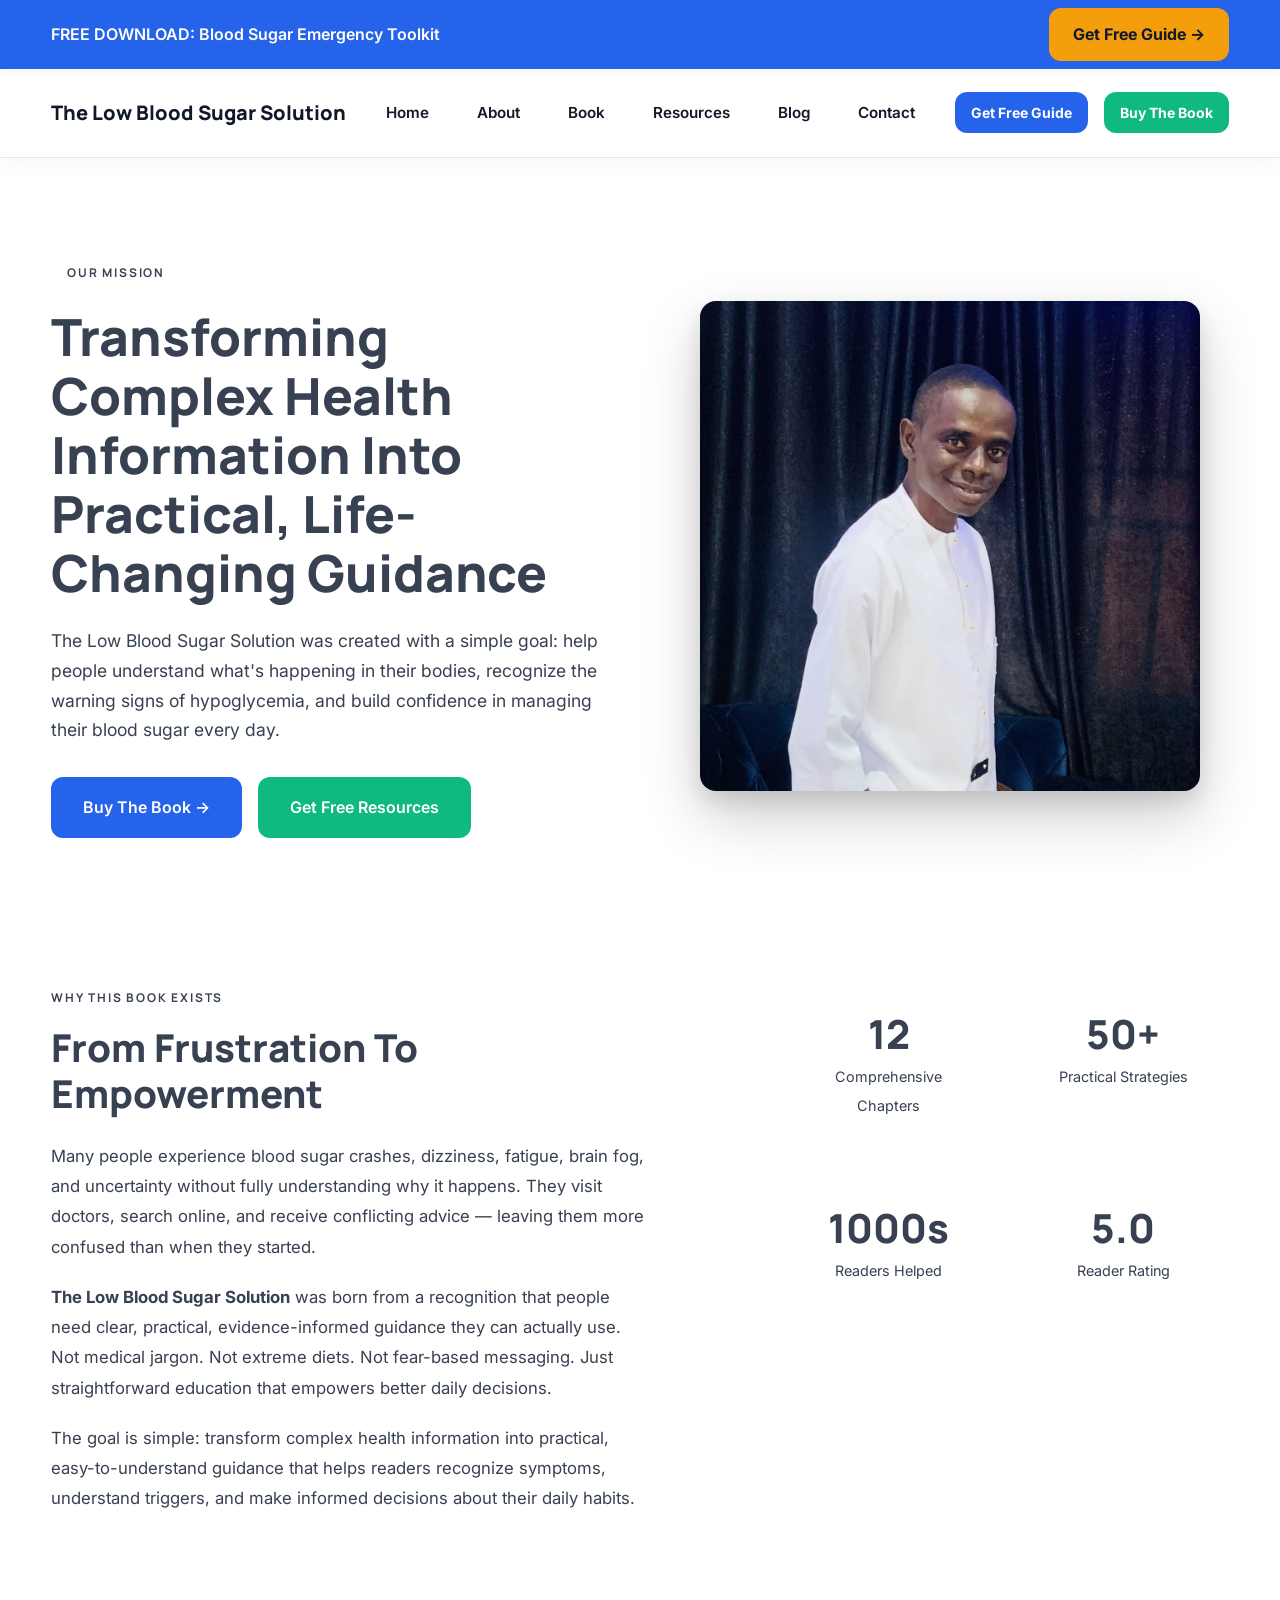
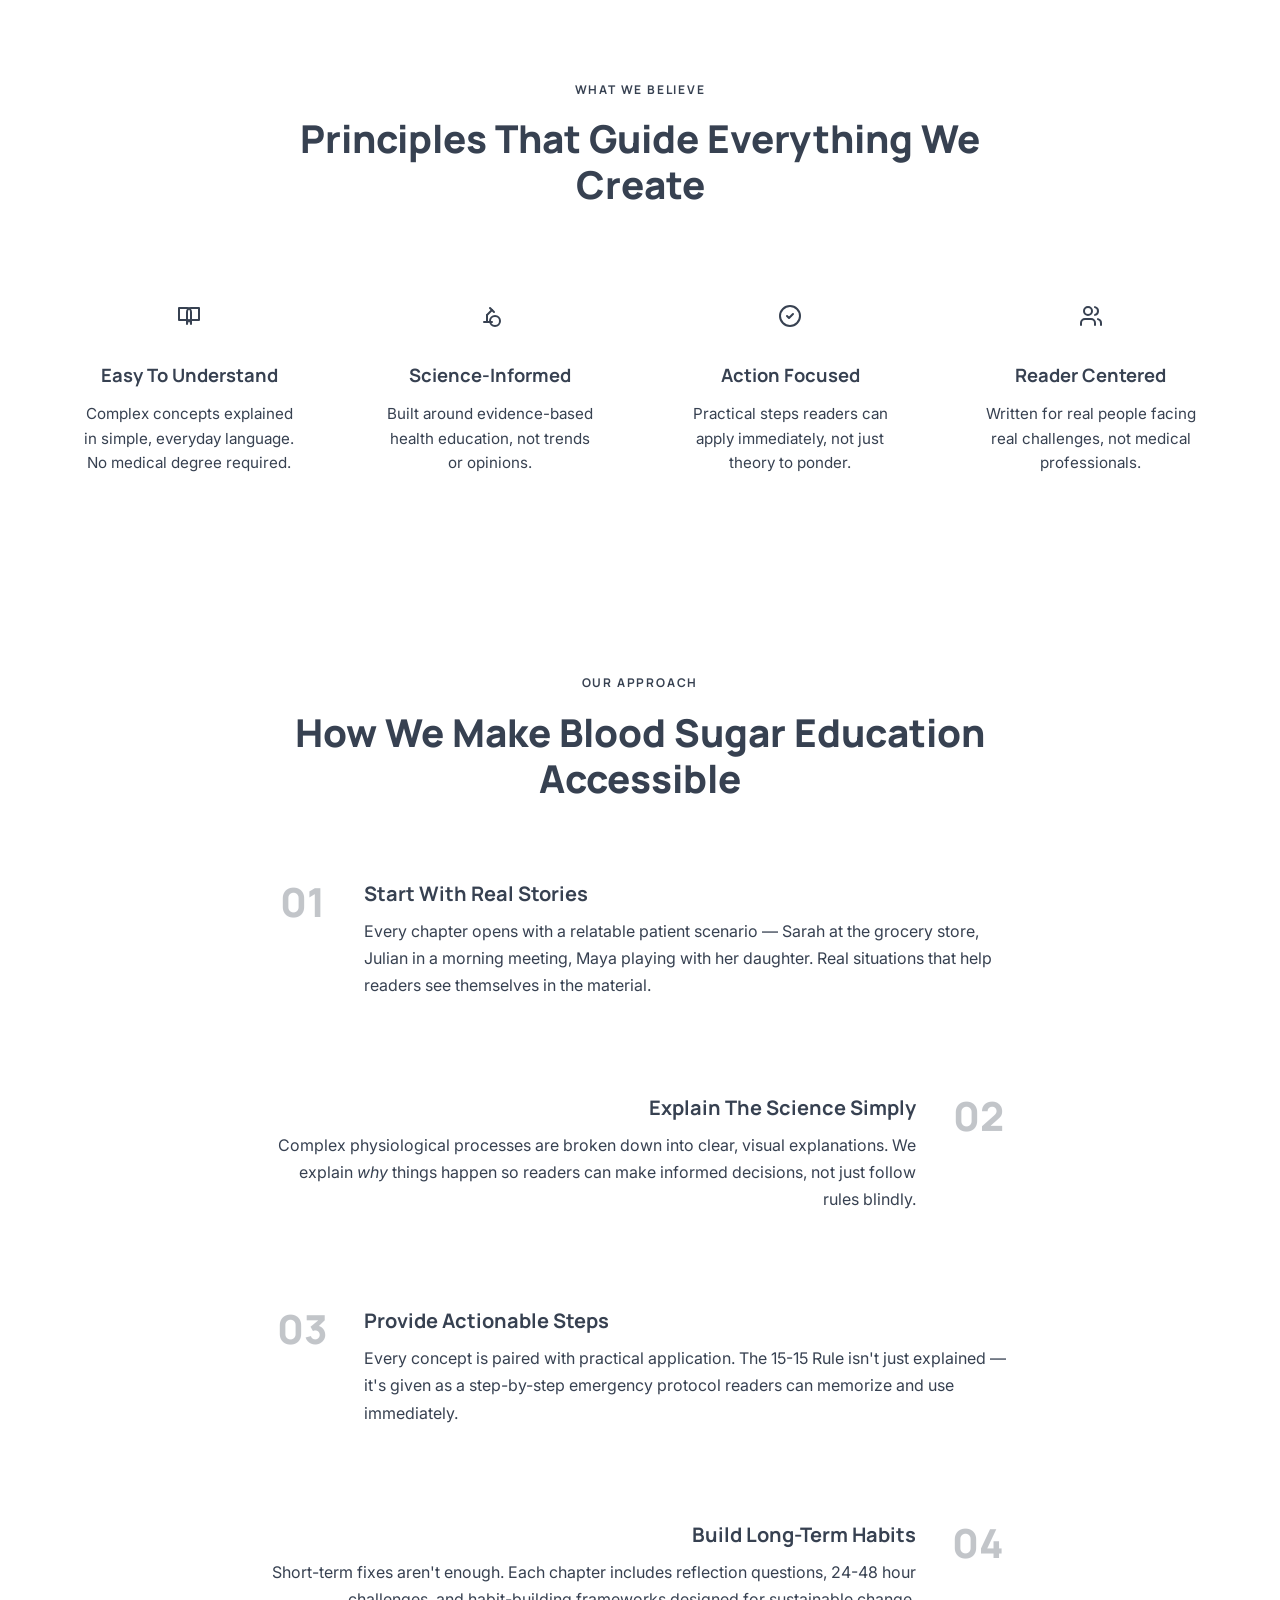
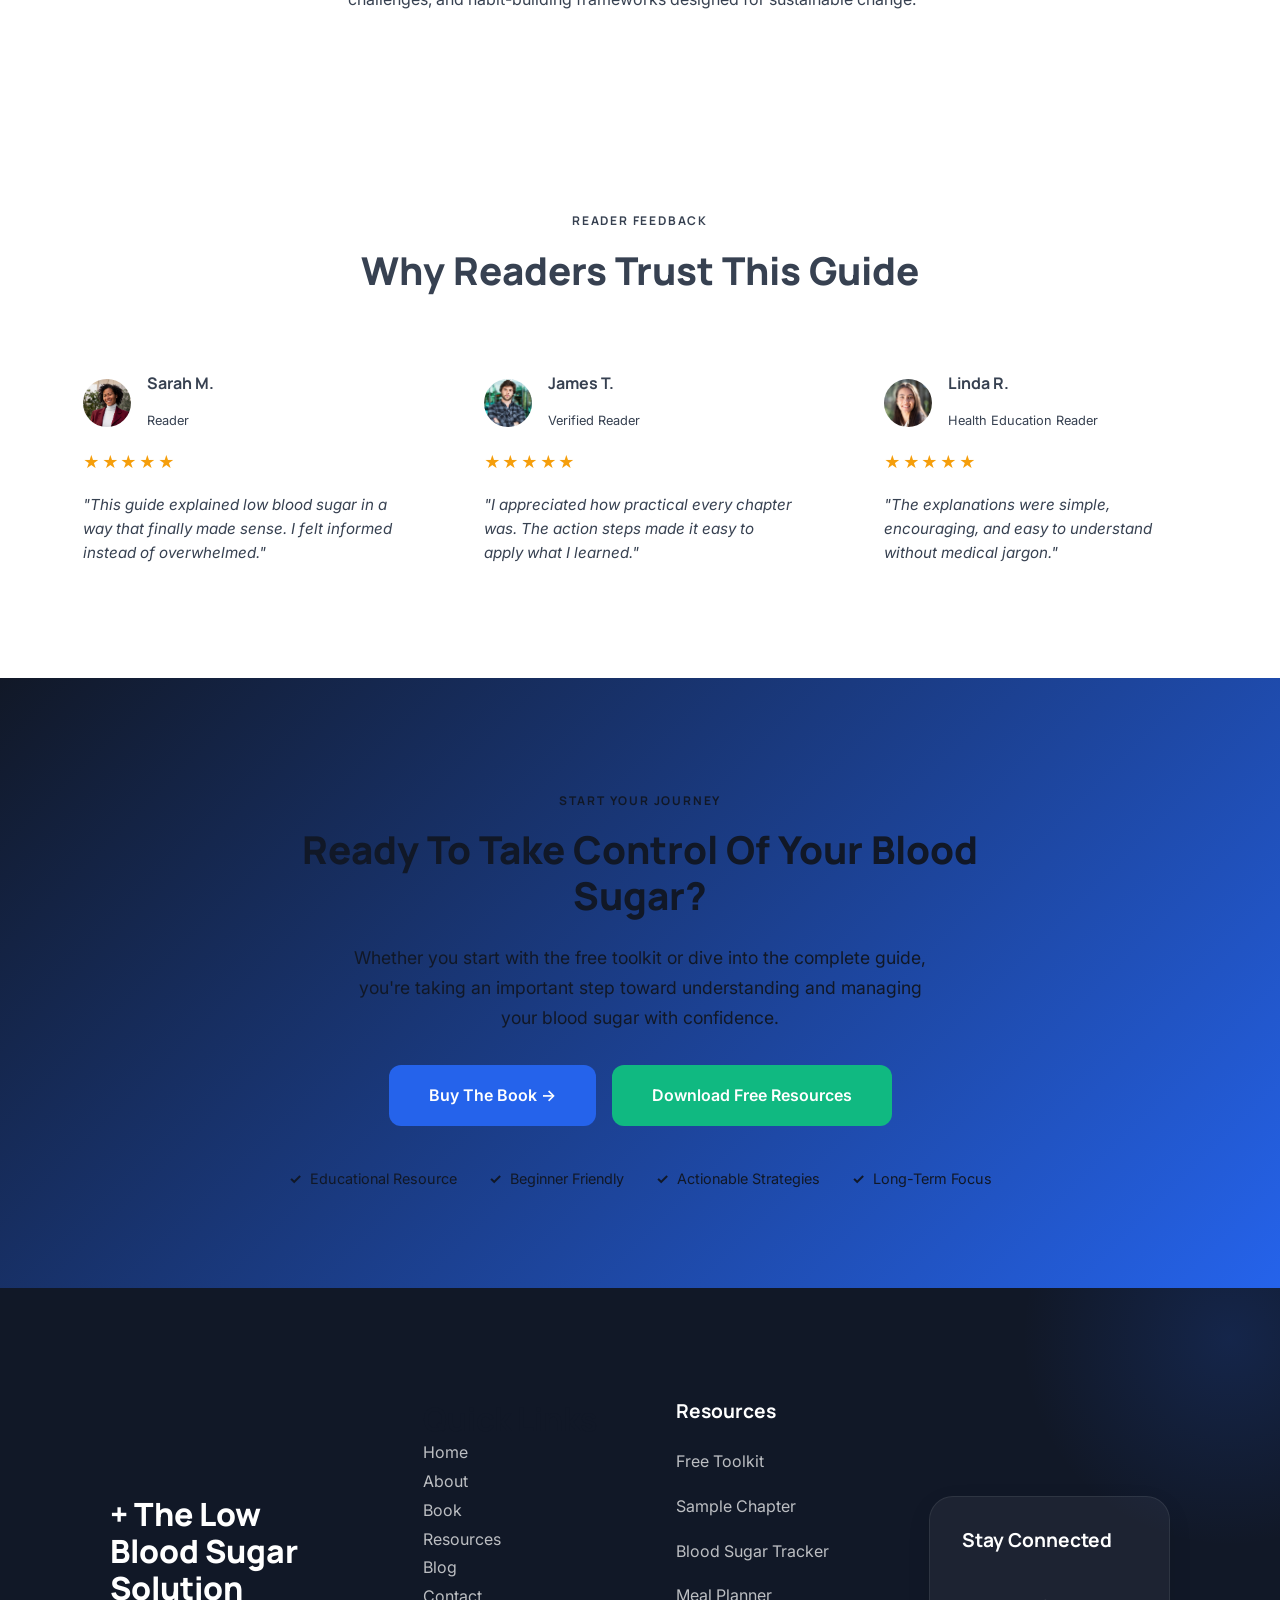
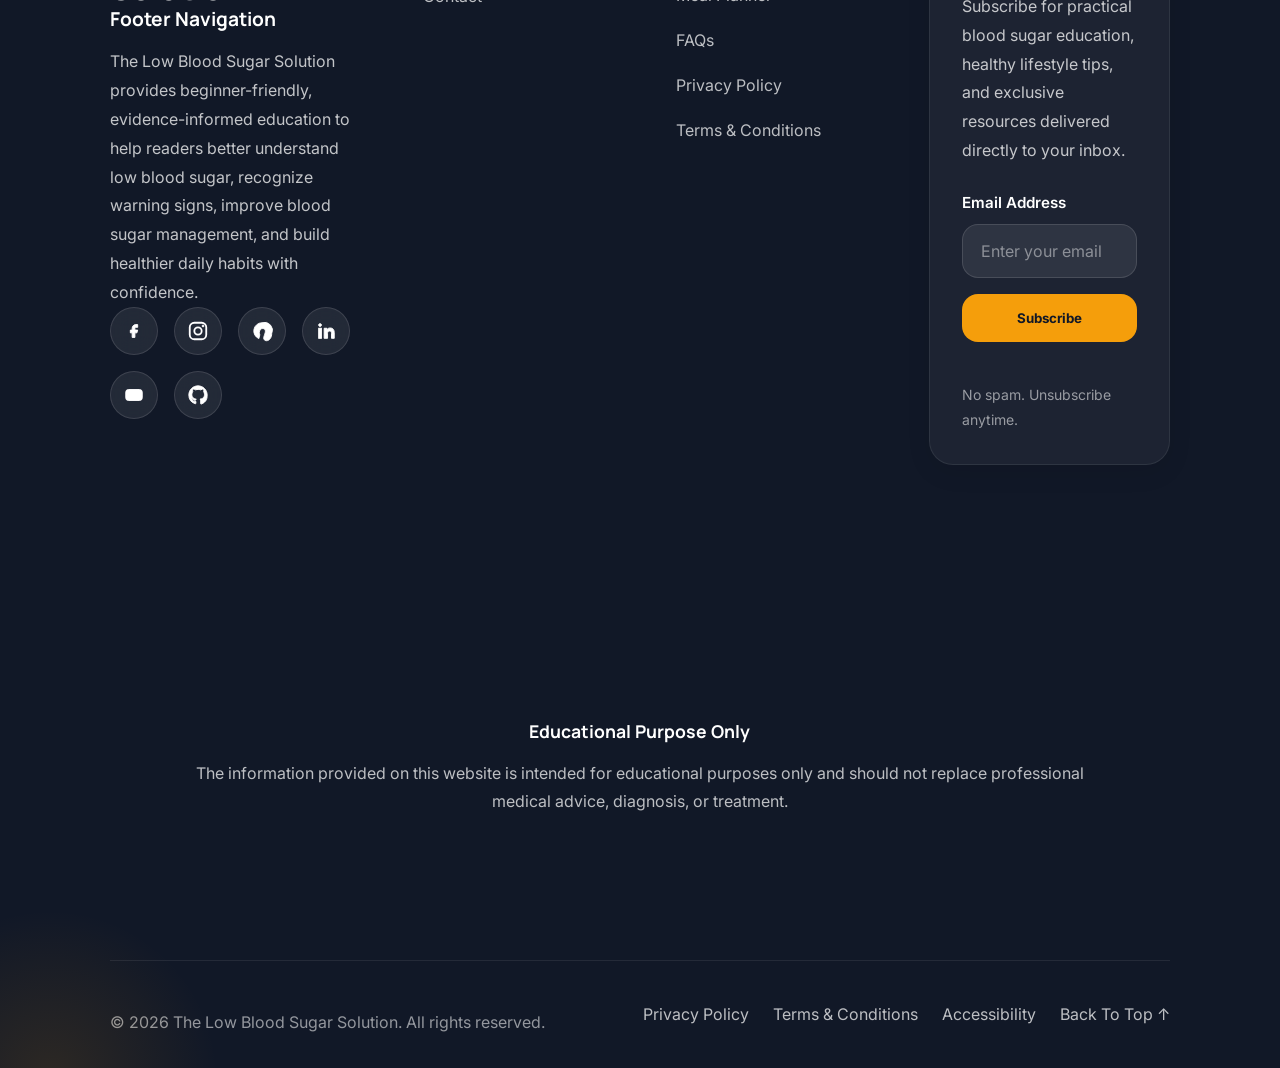
<file: about.html>
<!DOCTYPE html>
<html lang="en">
<head>
    <meta charset="UTF-8">
    <meta name="viewport" content="width=device-width, initial-scale=1.0">
    <title>About - The Low Blood Sugar Solution</title>
    <link rel="preconnect" href="https://fonts.googleapis.com">
    <link rel="preconnect" href="https://fonts.gstatic.com" crossorigin>
    <link href="https://fonts.googleapis.com/css2?family=Inter:wght@400;500;600;700&family=Manrope:wght@600;700;800&display=swap" rel="stylesheet">
    <link rel="stylesheet" href="css/variables.css">
    <link rel="stylesheet" href="css/base.css">
    <link rel="stylesheet" href="css/layout.css">
    <link rel="stylesheet" href="css/components.css">
    <link rel="stylesheet" href="css/sections.css">
    <link rel="stylesheet" href="css/responsive.css">
    <link rel="stylesheet" href="css/style.css">
    <link rel="stylesheet" href="css/about.css">
    <link rel="stylesheet" href="css/home/navbar.css">
    <link rel="stylesheet" href="css/home/footer.css">
    <base target="_blank">
</head>
<body>

    <!-- ============================================
         ANNOUNCEMENT BAR
    ============================================ -->
    <div class="announcement-bar" role="region" aria-label="Free download announcement">
        <div class="container">
            <p class="announcement-bar__message">
                FREE DOWNLOAD: Blood Sugar Emergency Toolkit
            </p>
            <a href="resources.html#lead-magnet" class="announcement-bar__cta" aria-label="Get Free Blood Sugar Guide">
                Get Free Guide →
            </a>
        </div>
    </div>

    <!-- ============================================
         SITE HEADER / NAVBAR
    ============================================ -->
    <header class="site-header">
        <div class="container">
            <nav class="navbar" aria-label="Primary Navigation">
                <a href="index.html" class="navbar__logo">
                    The Low Blood Sugar Solution
                </a>
                <ul class="navbar__menu">
                    <li><a href="index.html" class="navbar__link">Home</a></li>
                    <li><a href="about.html" class="navbar__link navbar__link--active">About</a></li>
                    <li><a href="book.html" class="navbar__link">Book</a></li>
                    <li><a href="resources.html" class="navbar__link">Resources</a></li>
                    <li><a href="blog.html" class="navbar__link">Blog</a></li>
                    <li><a href="contact.html" class="navbar__link">Contact</a></li>
                </ul>
                <div class="navbar__actions">
                    <a href="resources.html#lead-magnet" class="btn btn-primary">Get Free Guide</a>
                    <a href="book.html" class="btn btn-secondary">Buy The Book</a>
                </div>
                <details class="mobile-nav">
                    <summary class="mobile-nav__toggle" aria-label="Open navigation menu">
                        <span></span>
                        <span></span>
                        <span></span>
                    </summary>
                    <div class="mobile-nav__panel">
                        <ul class="mobile-nav__menu">
                            <li><a href="index.html">Home</a></li>
                            <li><a href="about.html">About</a></li>
                            <li><a href="book.html">Book</a></li>
                            <li><a href="resources.html">Resources</a></li>
                            <li><a href="blog.html">Blog</a></li>
                            <li><a href="contact.html">Contact</a></li>
                        </ul>
                        <div class="mobile-nav__actions">
                            <a href="resources.html#lead-magnet" class="btn btn-primary">Get Free Guide</a>
                            <a href="book.html" class="btn btn-secondary">Buy The Book</a>
                        </div>
                    </div>
                </details>
            </nav>
        </div>
    </header>

    <main>

        <!-- ============================================
             HERO SECTION: Mission
        ============================================ -->
        <section class="about-hero" aria-labelledby="about-hero-title">
            <div class="container">
                <div class="about-hero__wrapper">
                    <div class="about-hero__content">
                        <span class="about-hero__eyebrow">OUR MISSION</span>
                        <h1 id="about-hero-title" class="about-hero__title">
                            Transforming Complex Health Information Into Practical, Life-Changing Guidance
                        </h1>
                        <p class="about-hero__description">
                            The Low Blood Sugar Solution was created with a simple goal: help people understand what's happening in their bodies, recognize the warning signs of hypoglycemia, and build confidence in managing their blood sugar every day.
                        </p>
                        <div class="about-hero__actions">
                            <a href="book.html" class="btn btn-primary about-hero__cta" aria-label="Buy The Book">
                                Buy The Book →
                            </a>
                            <a href="resources.html" class="btn btn-secondary about-hero__cta" aria-label="Get Free Resources">
                                Get Free Resources
                            </a>
                        </div>
                    </div>
                    <div class="about-hero__visual">
                        <div class="about-hero__shape about-hero__shape--one"></div>
                        <div class="about-hero__shape about-hero__shape--two"></div>
                        <div class="about-hero__image-wrapper">
                            <img src="images/author/author.jpg" alt="Author of The Low Blood Sugar Solution" class="about-hero__image" loading="eager" width="500" height="600">
                        </div>
                    </div>
                </div>
            </div>
        </section>

        <!-- ============================================
             STORY SECTION
        ============================================ -->
        <section class="about-story" id="story" aria-labelledby="about-story-title">
            <div class="container">
                <div class="about-story__wrapper">
                    <div class="about-story__content">
                        <span class="about-story__eyebrow">WHY THIS BOOK EXISTS</span>
                        <h2 id="about-story-title" class="about-story__title">
                            From Frustration To Empowerment
                        </h2>
                        <div class="about-story__text">
                            <p>
                                Many people experience blood sugar crashes, dizziness, fatigue, brain fog, and uncertainty without fully understanding why it happens. They visit doctors, search online, and receive conflicting advice — leaving them more confused than when they started.
                            </p>
                            <p>
                                <strong>The Low Blood Sugar Solution</strong> was born from a recognition that people need clear, practical, evidence-informed guidance they can actually use. Not medical jargon. Not extreme diets. Not fear-based messaging. Just straightforward education that empowers better daily decisions.
                            </p>
                            <p>
                                The goal is simple: transform complex health information into practical, easy-to-understand guidance that helps readers recognize symptoms, understand triggers, and make informed decisions about their daily habits.
                            </p>
                        </div>
                    </div>
                    <div class="about-story__stats">
                        <div class="stat-card">
                            <span class="stat-card__number">12</span>
                            <span class="stat-card__label">Comprehensive Chapters</span>
                        </div>
                        <div class="stat-card">
                            <span class="stat-card__number">50+</span>
                            <span class="stat-card__label">Practical Strategies</span>
                        </div>
                        <div class="stat-card">
                            <span class="stat-card__number">1000s</span>
                            <span class="stat-card__label">Readers Helped</span>
                        </div>
                        <div class="stat-card">
                            <span class="stat-card__number">5.0</span>
                            <span class="stat-card__label">Reader Rating</span>
                        </div>
                    </div>
                </div>
            </div>
        </section>

        <!-- ============================================
             VALUES SECTION
        ============================================ -->
        <section class="about-values" id="values" aria-labelledby="about-values-title">
            <div class="container">
                <div class="about-values__header">
                    <span class="about-values__eyebrow">WHAT WE BELIEVE</span>
                    <h2 id="about-values-title" class="about-values__title">
                        Principles That Guide Everything We Create
                    </h2>
                </div>
                <div class="about-values__grid">
                    <article class="value-card">
                        <div class="value-card__icon">
                            <svg xmlns="http://www.w3.org/2000/svg" width="28" height="28" viewBox="0 0 24 24" fill="none" stroke="currentColor" stroke-width="2" stroke-linecap="round" stroke-linejoin="round"><path d="M2 4h8a4 4 0 0 1 4 4v12a4 4 0 0 0-4-4H2z"/><path d="M22 4h-8a4 4 0 0 0-4 4v12a4 4 0 0 1 4-4h8z"/></svg>
                        </div>
                        <h3 class="value-card__title">Easy To Understand</h3>
                        <p class="value-card__text">Complex concepts explained in simple, everyday language. No medical degree required.</p>
                    </article>
                    <article class="value-card">
                        <div class="value-card__icon">
                            <svg xmlns="http://www.w3.org/2000/svg" width="28" height="28" viewBox="0 0 24 24" fill="none" stroke="currentColor" stroke-width="2" stroke-linecap="round" stroke-linejoin="round"><path d="M6 18h8"/><path d="M9 18v-7"/><path d="M12 4l4 4"/><path d="M14 6l-5 5"/><circle cx="17" cy="17" r="5"/></svg>
                        </div>
                        <h3 class="value-card__title">Science-Informed</h3>
                        <p class="value-card__text">Built around evidence-based health education, not trends or opinions.</p>
                    </article>
                    <article class="value-card">
                        <div class="value-card__icon">
                            <svg xmlns="http://www.w3.org/2000/svg" width="28" height="28" viewBox="0 0 24 24" fill="none" stroke="currentColor" stroke-width="2" stroke-linecap="round" stroke-linejoin="round"><circle cx="12" cy="12" r="10"/><path d="m9 12 2 2 4-4"/></svg>
                        </div>
                        <h3 class="value-card__title">Action Focused</h3>
                        <p class="value-card__text">Practical steps readers can apply immediately, not just theory to ponder.</p>
                    </article>
                    <article class="value-card">
                        <div class="value-card__icon">
                            <svg xmlns="http://www.w3.org/2000/svg" width="28" height="28" viewBox="0 0 24 24" fill="none" stroke="currentColor" stroke-width="2" stroke-linecap="round" stroke-linejoin="round"><path d="M16 21v-2a4 4 0 0 0-4-4H6a4 4 0 0 0-4 4v2"/><circle cx="9" cy="7" r="4"/><path d="M22 21v-2a4 4 0 0 0-3-3.87"/><path d="M16 3.13a4 4 0 0 1 0 7.75"/></svg>
                        </div>
                        <h3 class="value-card__title">Reader Centered</h3>
                        <p class="value-card__text">Written for real people facing real challenges, not medical professionals.</p>
                    </article>
                </div>
            </div>
        </section>

        <!-- ============================================
             APPROACH SECTION
        ============================================ -->
        <section class="about-approach" id="approach" aria-labelledby="about-approach-title">
            <div class="container">
                <div class="about-approach__header">
                    <span class="about-approach__eyebrow">OUR APPROACH</span>
                    <h2 id="about-approach-title" class="about-approach__title">
                        How We Make Blood Sugar Education Accessible
                    </h2>
                </div>
                <div class="about-approach__content">
                    <div class="approach-step approach-step--left">
                        <div class="approach-step__number">01</div>
                        <div class="approach-step__content">
                            <h3 class="approach-step__title">Start With Real Stories</h3>
                            <p class="approach-step__text">Every chapter opens with a relatable patient scenario — Sarah at the grocery store, Julian in a morning meeting, Maya playing with her daughter. Real situations that help readers see themselves in the material.</p>
                        </div>
                    </div>
                    <div class="approach-step approach-step--right">
                        <div class="approach-step__number">02</div>
                        <div class="approach-step__content">
                            <h3 class="approach-step__title">Explain The Science Simply</h3>
                            <p class="approach-step__text">Complex physiological processes are broken down into clear, visual explanations. We explain <em>why</em> things happen so readers can make informed decisions, not just follow rules blindly.</p>
                        </div>
                    </div>
                    <div class="approach-step approach-step--left">
                        <div class="approach-step__number">03</div>
                        <div class="approach-step__content">
                            <h3 class="approach-step__title">Provide Actionable Steps</h3>
                            <p class="approach-step__text">Every concept is paired with practical application. The 15-15 Rule isn't just explained — it's given as a step-by-step emergency protocol readers can memorize and use immediately.</p>
                        </div>
                    </div>
                    <div class="approach-step approach-step--right">
                        <div class="approach-step__number">04</div>
                        <div class="approach-step__content">
                            <h3 class="approach-step__title">Build Long-Term Habits</h3>
                            <p class="approach-step__text">Short-term fixes aren't enough. Each chapter includes reflection questions, 24-48 hour challenges, and habit-building frameworks designed for sustainable change.</p>
                        </div>
                    </div>
                </div>
            </div>
        </section>

        <!-- ============================================
             TESTIMONIALS SECTION
        ============================================ -->
        <section class="about-testimonials" id="testimonials" aria-labelledby="about-testimonials-title">
            <div class="container">
                <div class="about-testimonials__header">
                    <span class="about-testimonials__eyebrow">READER FEEDBACK</span>
                    <h2 id="about-testimonials-title" class="about-testimonials__title">
                        Why Readers Trust This Guide
                    </h2>
                </div>
                <div class="about-testimonials__grid">
                    <article class="testimonial-card">
                        <figure>
                            <figcaption class="testimonial-card__author">
                                <img src="images/readers/sarah-m.jpg" alt="Portrait of reader Sarah M." loading="lazy" class="testimonial-card__avatar">
                                <div>
                                    <h3 class="testimonial-card__name">Sarah M.</h3>
                                    <p class="testimonial-card__role">Reader</p>
                                </div>
                            </figcaption>
                            <div class="testimonial-card__rating">★★★★★</div>
                            <blockquote>"This guide explained low blood sugar in a way that finally made sense. I felt informed instead of overwhelmed."</blockquote>
                        </figure>
                    </article>
                    <article class="testimonial-card">
                        <figure>
                            <figcaption class="testimonial-card__author">
                                <img src="images/readers/james-t.jpg" alt="Portrait of reader James T." loading="lazy" class="testimonial-card__avatar">
                                <div>
                                    <h3 class="testimonial-card__name">James T.</h3>
                                    <p class="testimonial-card__role">Verified Reader</p>
                                </div>
                            </figcaption>
                            <div class="testimonial-card__rating">★★★★★</div>
                            <blockquote>"I appreciated how practical every chapter was. The action steps made it easy to apply what I learned."</blockquote>
                        </figure>
                    </article>
                    <article class="testimonial-card">
                        <figure>
                            <figcaption class="testimonial-card__author">
                                <img src="images/readers/linda-r.jpg" alt="Portrait of reader Linda R." loading="lazy" class="testimonial-card__avatar">
                                <div>
                                    <h3 class="testimonial-card__name">Linda R.</h3>
                                    <p class="testimonial-card__role">Health Education Reader</p>
                                </div>
                            </figcaption>
                            <div class="testimonial-card__rating">★★★★★</div>
                            <blockquote>"The explanations were simple, encouraging, and easy to understand without medical jargon."</blockquote>
                        </figure>
                    </article>
                </div>
            </div>
        </section>

        <!-- ============================================
             CTA SECTION
        ============================================ -->
        <section class="about-cta" id="cta" aria-labelledby="about-cta-title">
            <div class="container">
                <div class="about-cta__content">
                    <header class="about-cta__header">
                        <p class="about-cta__eyebrow">START YOUR JOURNEY</p>
                        <h2 id="about-cta-title" class="about-cta__title">
                            Ready To Take Control Of Your Blood Sugar?
                        </h2>
                        <p class="about-cta__description">
                            Whether you start with the free toolkit or dive into the complete guide, you're taking an important step toward understanding and managing your blood sugar with confidence.
                        </p>
                    </header>
                    <div class="about-cta__actions">
                        <a href="book.html" class="btn btn--primary about-cta__button btn-primary" aria-label="Buy The Book">
                            Buy The Book →
                        </a>
                        <a href="resources.html" class="btn btn--outline about-cta__button btn-secondary" aria-label="Download Free Resources">
                            Download Free Resources
                        </a>
                    </div>
                    <div class="about-cta__trust" aria-label="Trust Indicators">
                        <article class="about-cta__trust-item">
                            <span class="about-cta__trust-icon" aria-hidden="true">✓</span>
                            <span class="about-cta__trust-text">Educational Resource</span>
                        </article>
                        <article class="about-cta__trust-item">
                            <span class="about-cta__trust-icon" aria-hidden="true">✓</span>
                            <span class="about-cta__trust-text">Beginner Friendly</span>
                        </article>
                        <article class="about-cta__trust-item">
                            <span class="about-cta__trust-icon" aria-hidden="true">✓</span>
                            <span class="about-cta__trust-text">Actionable Strategies</span>
                        </article>
                        <article class="about-cta__trust-item">
                            <span class="about-cta__trust-icon" aria-hidden="true">✓</span>
                            <span class="about-cta__trust-text">Long-Term Focus</span>
                        </article>
                    </div>
                </div>
            </div>
        </section>

    </main>

    <!-- ============================================
         FOOTER
    ============================================ -->
    <footer id="footer" class="footer" aria-labelledby="footer-title">
        <div class="container">
            <div class="footer__grid">
                <section class="footer__brand" aria-labelledby="footer-title">
                    <a href="index.html" class="footer__logo" aria-label="The Low Blood Sugar Solution Home">
                        <span class="footer__logo-mark">+</span>
                        <span class="footer__logo-text">The Low Blood Sugar Solution</span>
                    </a>
                    <h2 id="footer-title" class="footer__heading footer__heading--visually-hidden">Footer Navigation</h2>
                    <p class="footer__description">The Low Blood Sugar Solution provides beginner-friendly, evidence-informed education to help readers better understand low blood sugar, recognize warning signs, improve blood sugar management, and build healthier daily habits with confidence.</p>
                    <div class="footer__social" aria-label="Social media links">
                        <a href="#" class="footer__social-link" aria-label="Visit our Facebook page">
                            <svg viewBox="0 0 24 24" aria-hidden="true" class="footer__icon"><path d="M14 8h2V5h-2c-2.2 0-4 1.8-4 4v2H8v3h2v5h3v-5h2.2l.8-3H13V9c0-.6.4-1 1-1Z" fill="currentColor"/></svg>
                        </a>
                        <a href="#" class="footer__social-link" aria-label="Visit our Instagram profile">
                            <svg viewBox="0 0 24 24" aria-hidden="true" class="footer__icon"><rect x="3" y="3" width="18" height="18" rx="5" fill="none" stroke="currentColor" stroke-width="2"/><circle cx="12" cy="12" r="4" fill="none" stroke="currentColor" stroke-width="2"/><circle cx="17.5" cy="6.5" r="1" fill="currentColor"/></svg>
                        </a>
                        <a href="#" class="footer__social-link" aria-label="Visit our Pinterest profile">
                            <svg viewBox="0 0 24 24" aria-hidden="true" class="footer__icon"><path d="M12 3a9 9 0 0 0-3.4 17.3l1-4.1c-.3-.7-.5-1.6-.5-2.5 0-2.3 1.3-4.4 3.8-4.4 1.8 0 2.8 1.3 2.8 2.9 0 1.8-1.2 4.4-1.8 6.8-.5 2 1 3.6 2.9 3.6 3.5 0 5.8-3.6 5.8-7.9A8.6 8.6 0 0 0 12 3Z" fill="currentColor"/></svg>
                        </a>
                        <a href="#" class="footer__social-link" aria-label="Visit our LinkedIn page">
                            <svg viewBox="0 0 24 24" aria-hidden="true" class="footer__icon"><rect x="4" y="9" width="3" height="11" fill="currentColor"/><circle cx="5.5" cy="5.5" r="1.5" fill="currentColor"/><path d="M10 9h3v1.6c.6-1.1 1.8-1.9 3.5-1.9 2.8 0 4.5 1.8 4.5 5v6.3h-3v-5.5c0-1.6-.7-2.5-2-2.5-1.4 0-2.3.9-2.3 2.5v5.5H10Z" fill="currentColor"/></svg>
                        </a>
                        <a href="#" class="footer__social-link" aria-label="Visit our YouTube channel">
                            <svg viewBox="0 0 24 24" aria-hidden="true" class="footer__icon"><rect x="3" y="6" width="18" height="12" rx="3" fill="currentColor"/><polygon points="10,9 16,12 10,15" fill="white"/></svg>
                        </a>
                        <a href="#" class="footer__social-link" aria-label="Visit our GitHub profile">
                            <svg viewBox="0 0 24 24" aria-hidden="true" class="footer__icon"><path d="M12 2C6.5 2 2 6.5 2 12a10 10 0 0 0 7 9.5c.5.1.7-.2.7-.5v-2c-2.8.6-3.4-1.2-3.4-1.2-.4-1.1-1-1.4-1-1.4-.8-.6.1-.6.1-.6.9.1 1.4 1 1.4 1 .8 1.4 2.2 1 2.7.8.1-.6.3-1 .6-1.2-2.3-.3-4.8-1.2-4.8-5.2 0-1.1.4-2.1 1-2.8-.1-.3-.5-1.4.1-2.9 0 0 .9-.3 3 .9.9-.3 1.8-.5 2.8-.5 1 0 1.9.2 2.8.5 2.1-1.2 3-.9 3-.9.6 1.5.2 2.6.1 2.9.6.7 1 1.7 1 2.8 0 4.1-2.5 4.9-4.9 5.2.4.4.7 1 .7 2v3c0 .3.2.6.7.5A10 10 0 0 0 22 12C22 6.5 17.5 2 12 2Z" fill="currentColor"/></svg>
                        </a>
                    </div>
                </section>
                <nav class="footer__nav" aria-labelledby="footer-nav-heading">
                    <h3 id="footer-nav-heading" class="footer__title">Quick Links</h3>
                    <ul class="footer__menu">
                        <li class="footer__item"><a href="index.html" class="footer__link">Home</a></li>
                        <li class="footer__item"><a href="about.html" class="footer__link">About</a></li>
                        <li class="footer__item"><a href="book.html" class="footer__link">Book</a></li>
                        <li class="footer__item"><a href="resources.html" class="footer__link">Resources</a></li>
                        <li class="footer__item"><a href="blog.html" class="footer__link">Blog</a></li>
                        <li class="footer__item"><a href="contact.html" class="footer__link">Contact</a></li>
                    </ul>
                </nav>
                <nav class="footer__column footer__nav" aria-labelledby="footer-resources-heading">
                    <h3 id="footer-resources-heading" class="footer__heading">Resources</h3>
                    <ul class="footer__list">
                        <li class="footer__item"><a href="resources.html#lead-magnet" class="footer__link">Free Toolkit</a></li>
                        <li class="footer__item"><a href="sample-chapter.pdf" class="footer__link">Sample Chapter</a></li>
                        <li class="footer__item"><a href="#" class="footer__link">Blood Sugar Tracker</a></li>
                        <li class="footer__item"><a href="#" class="footer__link">Meal Planner</a></li>
                        <li class="footer__item"><a href="book.html#faq" class="footer__link">FAQs</a></li>
                        <li class="footer__item"><a href="privacy.html" class="footer__link">Privacy Policy</a></li>
                        <li class="footer__item"><a href="terms.html" class="footer__link">Terms & Conditions</a></li>
                    </ul>
                </nav>
                <section class="footer__column footer__newsletter" aria-labelledby="newsletter-heading">
                    <div class="footer__newsletter-card">
                        <h3 id="newsletter-heading" class="footer__heading">Stay Connected</h3>
                        <p class="footer__newsletter-text">Subscribe for practical blood sugar education, healthy lifestyle tips, and exclusive resources delivered directly to your inbox.</p>
                        <form class="footer__form" action="#" method="post">
                            <div class="footer__field">
                                <label for="footer-email" class="footer__label">Email Address</label>
                                <input id="footer-email" name="email" type="email" class="footer__input" placeholder="Enter your email" autocomplete="email" required>
                            </div>
                            <button type="submit" class="footer__button">Subscribe</button>
                        </form>
                        <p class="footer__microcopy">No spam. Unsubscribe anytime.</p>
                    </div>
                </section>
            </div>
            <section class="footer__disclaimer" aria-labelledby="footer-disclaimer-title">
                <h3 id="footer-disclaimer-title" class="footer__disclaimer-title">Educational Purpose Only</h3>
                <p class="footer__disclaimer-text">The information provided on this website is intended for educational purposes only and should not replace professional medical advice, diagnosis, or treatment.</p>
            </section>
            <hr class="footer__divider">
            <div class="footer__bottom">
                <p class="footer__copyright">© 2026 The Low Blood Sugar Solution. All rights reserved.</p>
                <nav class="footer__bottom-nav" aria-label="Legal Navigation">
                    <a href="privacy.html" class="footer__bottom-link">Privacy Policy</a>
                    <a href="terms.html" class="footer__bottom-link">Terms & Conditions</a>
                    <a href="accessibility.html" class="footer__bottom-link">Accessibility</a>
                    <a href="#top" class="footer__bottom-link">Back To Top ↑</a>
                </nav>
            </div>
        </div>
    </footer>

</body>
</html>
</file>
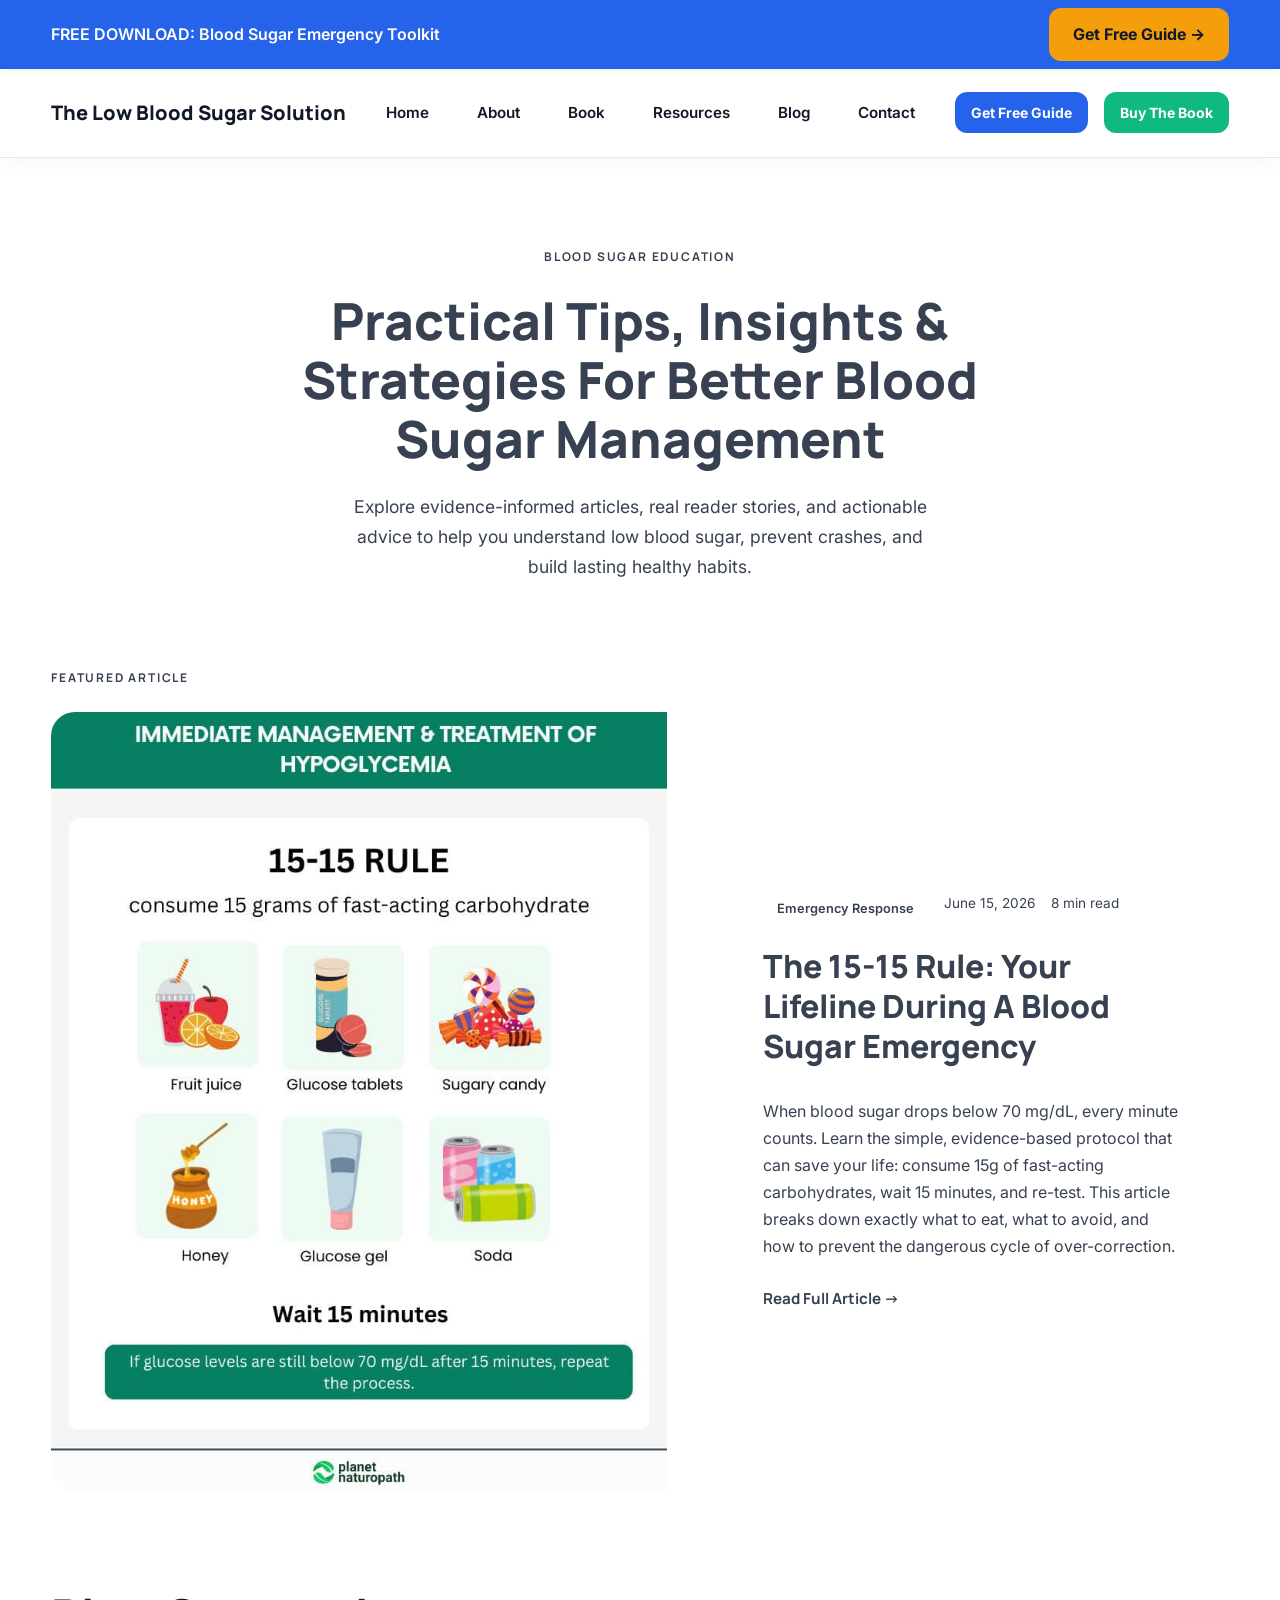
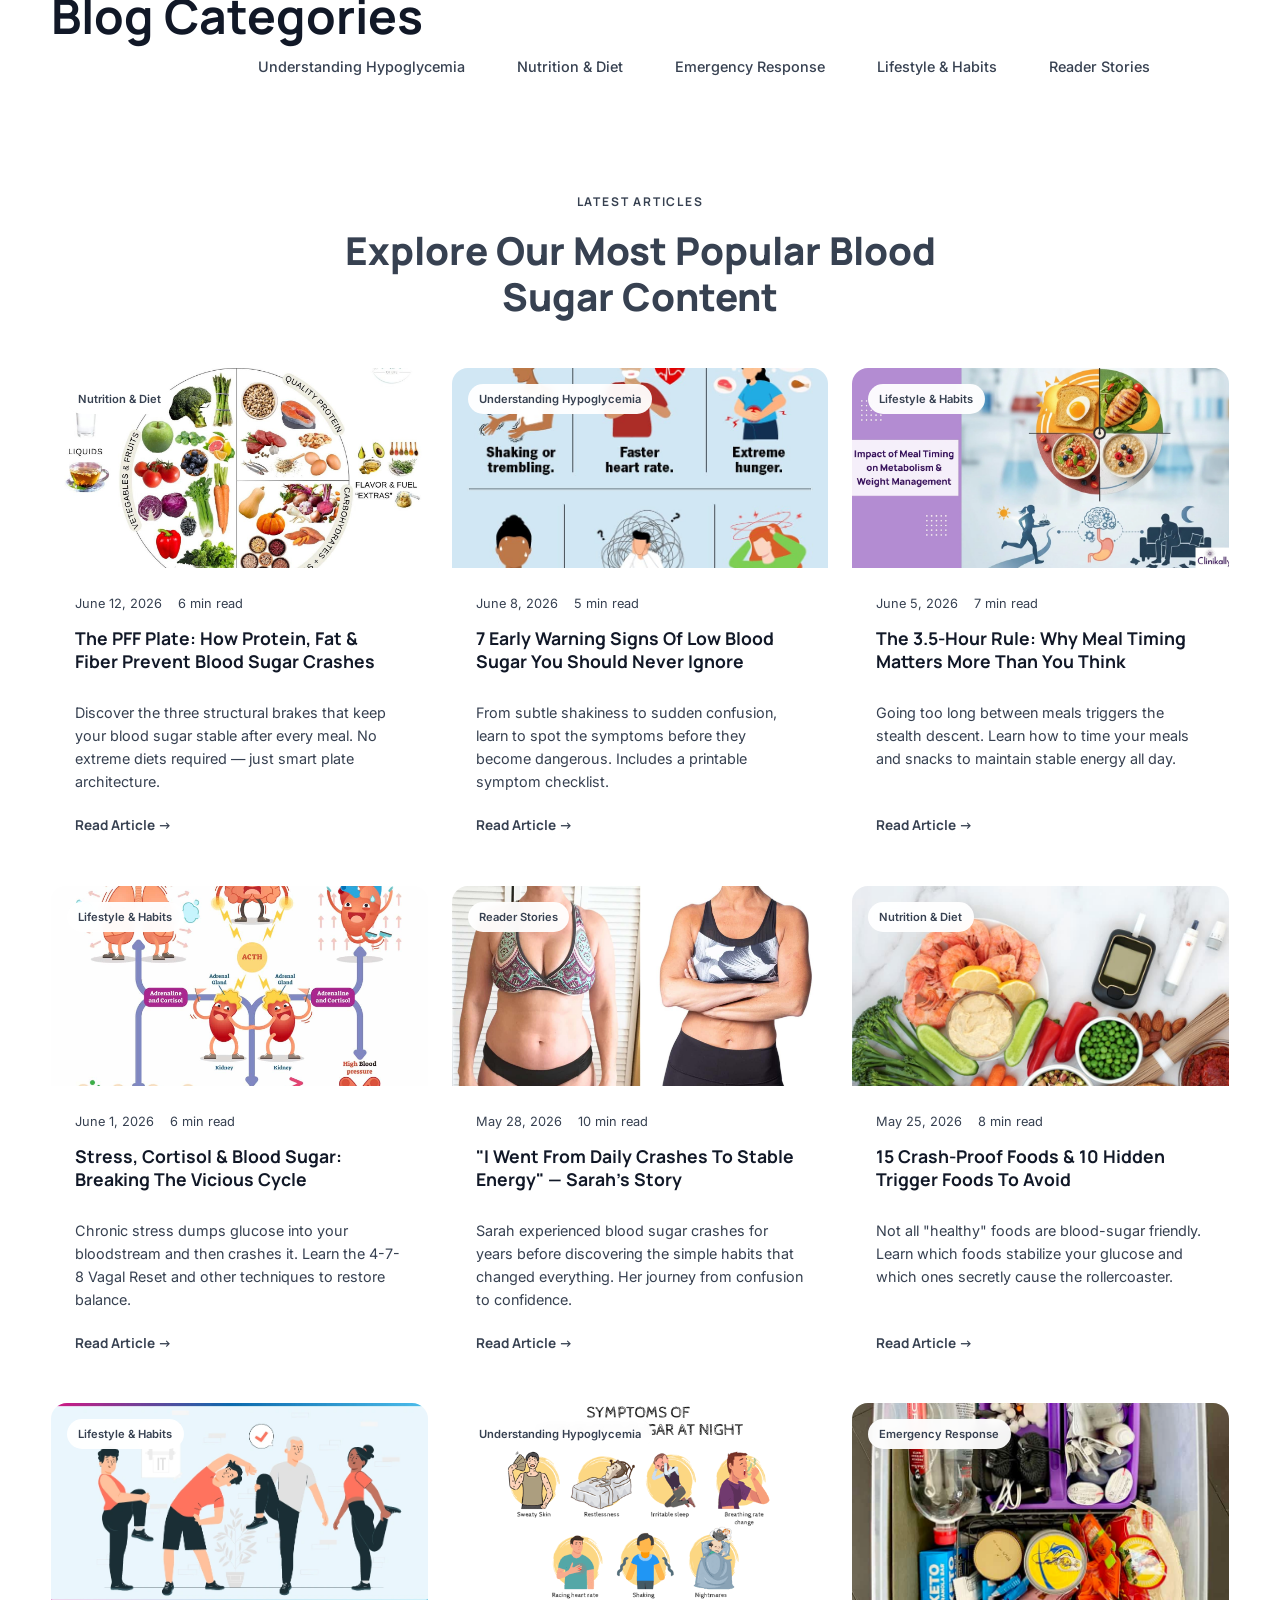
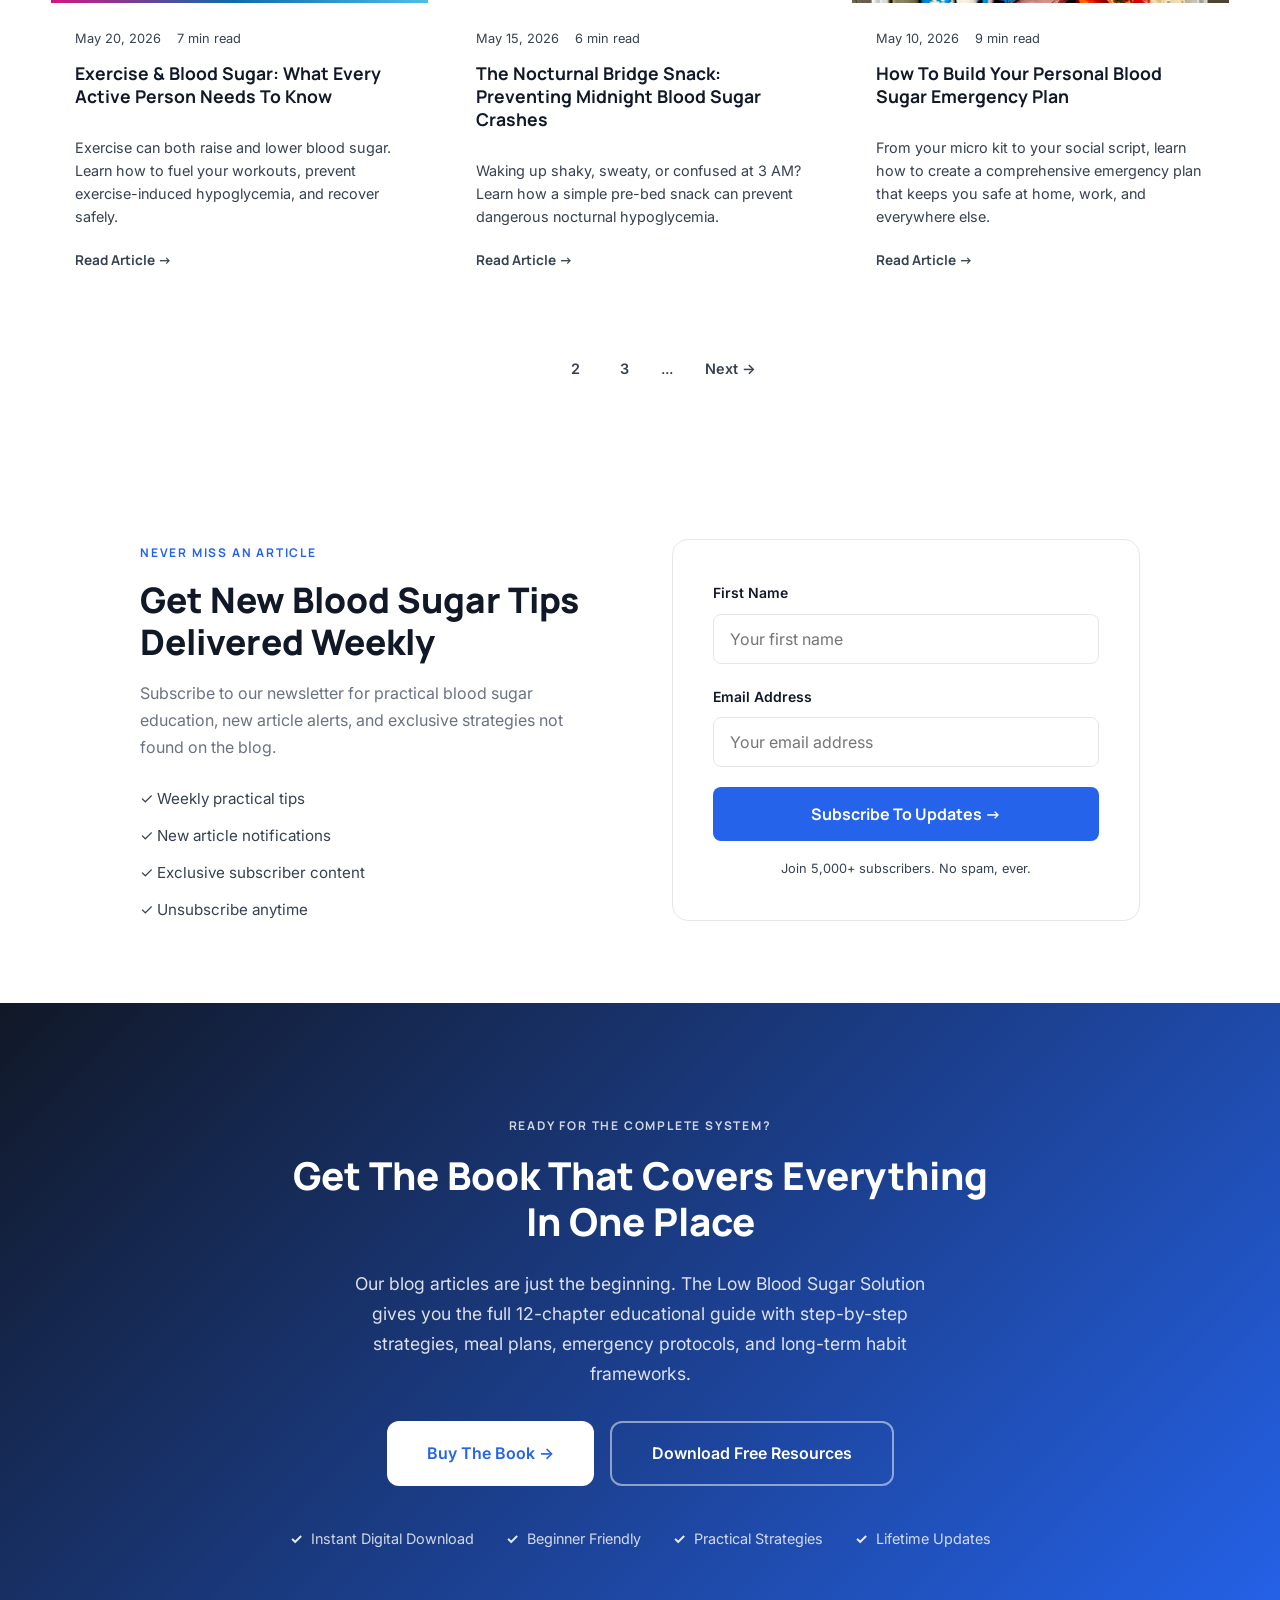
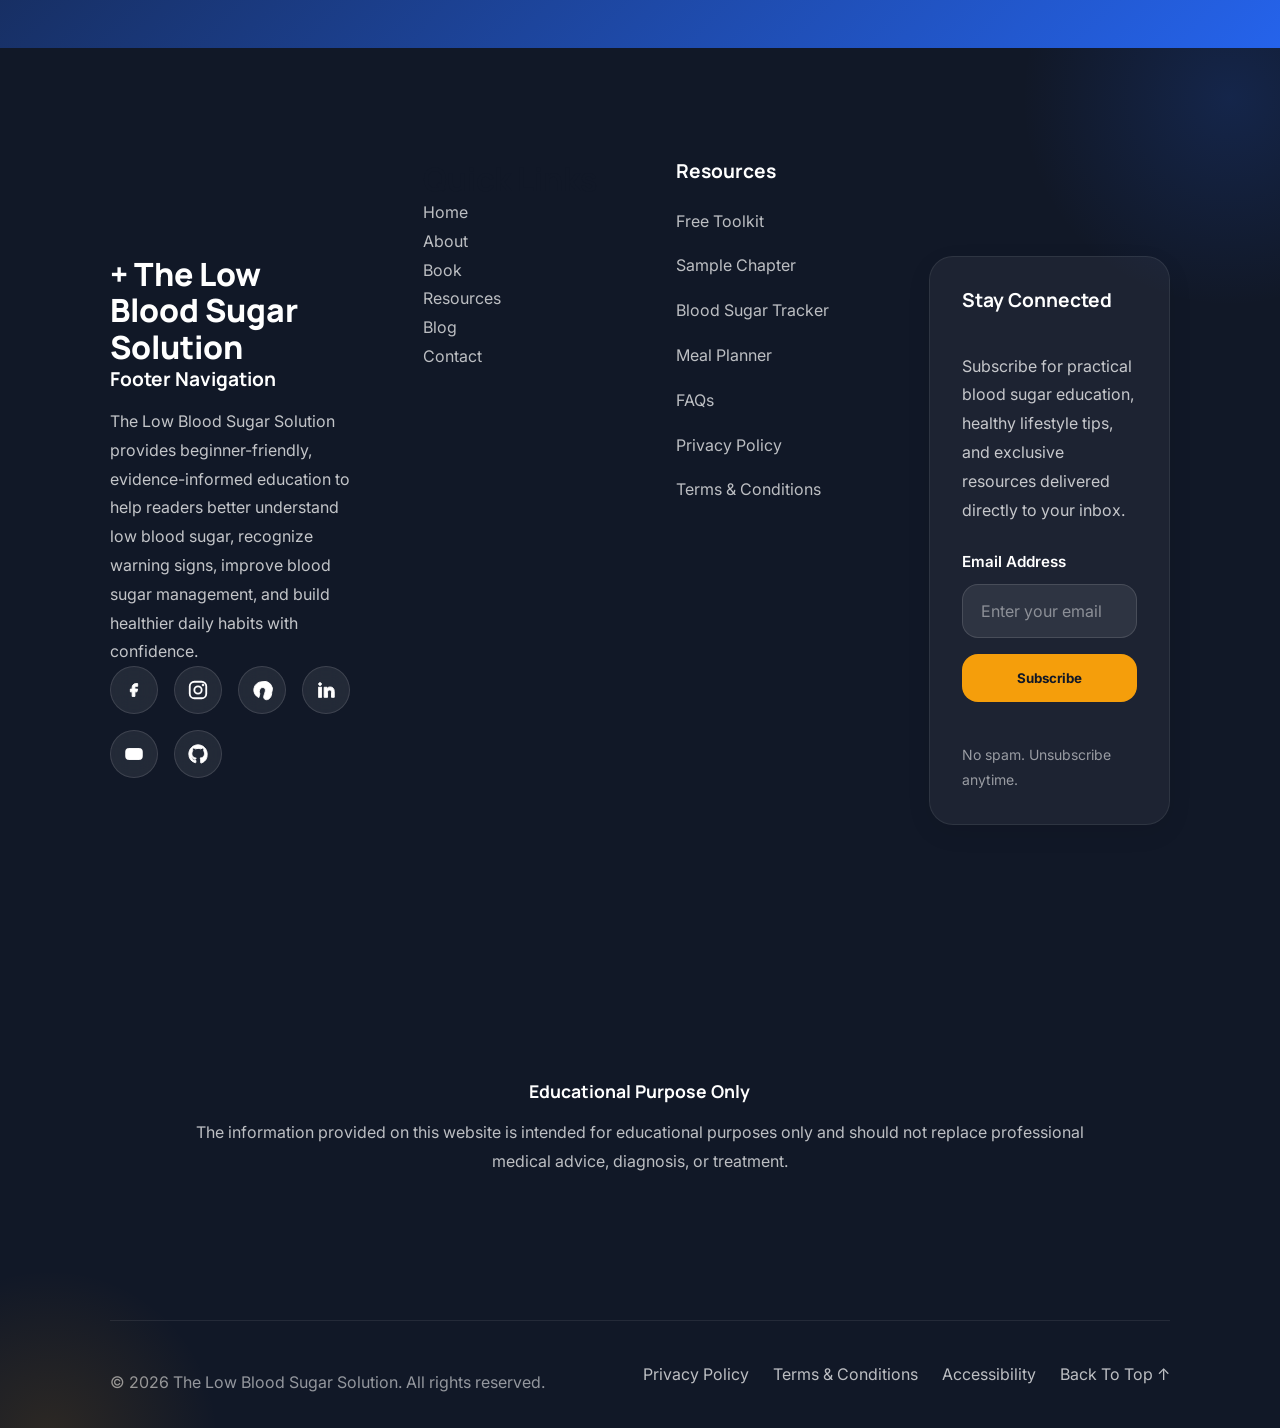
<file: blog.html>
<!DOCTYPE html>
<html lang="en">
<head>
    <meta charset="UTF-8">
    <meta name="viewport" content="width=device-width, initial-scale=1.0">
    <title>Blog - The Low Blood Sugar Solution</title>
    <link rel="preconnect" href="https://fonts.googleapis.com">
    <link rel="preconnect" href="https://fonts.gstatic.com" crossorigin>
    <link href="https://fonts.googleapis.com/css2?family=Inter:wght@400;500;600;700&family=Manrope:wght@600;700;800&display=swap" rel="stylesheet">
    <link rel="stylesheet" href="css/variables.css">
    <link rel="stylesheet" href="css/base.css">
    <link rel="stylesheet" href="css/layout.css">
    <link rel="stylesheet" href="css/components.css">
    <link rel="stylesheet" href="css/sections.css">
    <link rel="stylesheet" href="css/responsive.css">
    <link rel="stylesheet" href="css/style.css">
    <link rel="stylesheet" href="css/blog.css">
    <link rel="stylesheet" href="css/home/footer.css">
    <link rel="stylesheet" href="css/home/navbar.css">
</head>
<body>

    <!-- ============================================
         ANNOUNCEMENT BAR
    ============================================ -->
    <div class="announcement-bar" role="region" aria-label="Free download announcement">
        <div class="container">
            <p class="announcement-bar__message">
                FREE DOWNLOAD: Blood Sugar Emergency Toolkit
            </p>
            <a href="resources.html#lead-magnet" class="announcement-bar__cta" aria-label="Get Free Blood Sugar Guide">
                Get Free Guide →
            </a>
        </div>
    </div>

    <!-- ============================================
         SITE HEADER / NAVBAR
    ============================================ -->
    <header class="site-header">
        <div class="container">
            <nav class="navbar" aria-label="Primary Navigation">
                <a href="index.html" class="navbar__logo">
                    The Low Blood Sugar Solution
                </a>
                <ul class="navbar__menu">
                    <li><a href="index.html" class="navbar__link">Home</a></li>
                    <li><a href="about.html" class="navbar__link">About</a></li>
                    <li><a href="book.html" class="navbar__link">Book</a></li>
                    <li><a href="resources.html" class="navbar__link">Resources</a></li>
                    <li><a href="blog.html" class="navbar__link navbar__link--active">Blog</a></li>
                    <li><a href="contact.html" class="navbar__link">Contact</a></li>
                </ul>
                <div class="navbar__actions">
                    <a href="resources.html#lead-magnet" class="btn btn-primary">Get Free Guide</a>
                    <a href="book.html" class="btn btn-secondary">Buy The Book</a>
                </div>
                <details class="mobile-nav">
                    <summary class="mobile-nav__toggle" aria-label="Open navigation menu">
                        <span></span>
                        <span></span>
                        <span></span>
                    </summary>
                    <div class="mobile-nav__panel">
                        <ul class="mobile-nav__menu">
                            <li><a href="index.html">Home</a></li>
                            <li><a href="about.html">About</a></li>
                            <li><a href="book.html">Book</a></li>
                            <li><a href="resources.html">Resources</a></li>
                            <li><a href="blog.html">Blog</a></li>
                            <li><a href="contact.html">Contact</a></li>
                        </ul>
                        <div class="mobile-nav__actions">
                            <a href="resources.html#lead-magnet" class="btn btn-primary">Get Free Guide</a>
                            <a href="book.html" class="btn btn-secondary">Buy The Book</a>
                        </div>
                    </div>
                </details>
            </nav>
        </div>
    </header>

    <main>

        <!-- ============================================
             HERO SECTION
        ============================================ -->
        <section class="blog-hero" aria-labelledby="blog-hero-title">
            <div class="container">
                <div class="blog-hero__content">
                    <span class="blog-hero__eyebrow">BLOOD SUGAR EDUCATION</span>
                    <h1 id="blog-hero-title" class="blog-hero__title">
                        Practical Tips, Insights & Strategies For Better Blood Sugar Management
                    </h1>
                    <p class="blog-hero__description">
                        Explore evidence-informed articles, real reader stories, and actionable advice to help you understand low blood sugar, prevent crashes, and build lasting healthy habits.
                    </p>
                </div>
            </div>
        </section>

        <!-- ============================================
             FEATURED POST
        ============================================ -->
        <section class="blog-featured" id="featured" aria-labelledby="blog-featured-title">
            <div class="container">
                <span class="blog-featured__eyebrow">FEATURED ARTICLE</span>
                <article class="featured-post">
                    <div class="featured-post__image-wrapper">
                        <img src="images/blog/featured-post.jpg" alt="Understanding the 15-15 Rule for blood sugar emergencies" class="featured-post__image" loading="eager">
                    </div>
                    <div class="featured-post__content">
                        <div class="featured-post__meta">
                            <span class="featured-post__category">Emergency Response</span>
                            <span class="featured-post__date">June 15, 2026</span>
                            <span class="featured-post__read-time">8 min read</span>
                        </div>
                        <h2 id="blog-featured-title" class="featured-post__title">
                            The 15-15 Rule: Your Lifeline During A Blood Sugar Emergency
                        </h2>
                        <p class="featured-post__excerpt">
                            When blood sugar drops below 70 mg/dL, every minute counts. Learn the simple, evidence-based protocol that can save your life: consume 15g of fast-acting carbohydrates, wait 15 minutes, and re-test. This article breaks down exactly what to eat, what to avoid, and how to prevent the dangerous cycle of over-correction.
                        </p>
                        <a href="#" class="featured-post__link" aria-label="Read full article about the 15-15 Rule">
                            Read Full Article →
                        </a>
                    </div>
                </article>
            </div>
        </section>

        <!-- ============================================
             CATEGORIES
        ============================================ -->
        <section class="blog-categories" id="categories" aria-labelledby="blog-categories-title">
            <div class="container">
                <h2 id="blog-categories-title" class="visually-hidden">Blog Categories</h2>
                <div class="blog-categories__list">
                    <a href="#" class="blog-categories__item blog-categories__item--active">All Articles</a>
                    <a href="#" class="blog-categories__item">Understanding Hypoglycemia</a>
                    <a href="#" class="blog-categories__item">Nutrition & Diet</a>
                    <a href="#" class="blog-categories__item">Emergency Response</a>
                    <a href="#" class="blog-categories__item">Lifestyle & Habits</a>
                    <a href="#" class="blog-categories__item">Reader Stories</a>
                </div>
            </div>
        </section>

        <!-- ============================================
             BLOG GRID
        ============================================ -->
        <section class="blog-grid" id="articles" aria-labelledby="blog-grid-title">
            <div class="container">
                <div class="blog-grid__header">
                    <span class="blog-grid__eyebrow">LATEST ARTICLES</span>
                    <h2 id="blog-grid-title" class="blog-grid__title">
                        Explore Our Most Popular Blood Sugar Content
                    </h2>
                </div>
                <div class="blog-grid__content">
                    <!-- Article 1 -->
                    <article class="blog-card">
                        <div class="blog-card__image-wrapper">
                            <img src="images/blog/pff.jpg" alt="PFF Plate Architecture for blood sugar stability" class="blog-card__image" loading="lazy">
                            <span class="blog-card__category">Nutrition & Diet</span>
                        </div>
                        <div class="blog-card__content">
                            <div class="blog-card__meta">
                                <span class="blog-card__date">June 12, 2026</span>
                                <span class="blog-card__read-time">6 min read</span>
                            </div>
                            <h3 class="blog-card__title">
                                <a href="#">The PFF Plate: How Protein, Fat & Fiber Prevent Blood Sugar Crashes</a>
                            </h3>
                            <p class="blog-card__excerpt">
                                Discover the three structural brakes that keep your blood sugar stable after every meal. No extreme diets required — just smart plate architecture.
                            </p>
                            <a href="#" class="blog-card__link" aria-label="Read article about PFF Plate">Read Article →</a>
                        </div>
                    </article>
                    <!-- Article 2 -->
                    <article class="blog-card">
                        <div class="blog-card__image-wrapper">
                            <img src="images/blog/earlywarning.jpg" alt="Recognizing early warning signs of hypoglycemia" class="blog-card__image" loading="lazy">
                            <span class="blog-card__category">Understanding Hypoglycemia</span>
                        </div>
                        <div class="blog-card__content">
                            <div class="blog-card__meta">
                                <span class="blog-card__date">June 8, 2026</span>
                                <span class="blog-card__read-time">5 min read</span>
                            </div>
                            <h3 class="blog-card__title">
                                <a href="#">7 Early Warning Signs Of Low Blood Sugar You Should Never Ignore</a>
                            </h3>
                            <p class="blog-card__excerpt">
                                From subtle shakiness to sudden confusion, learn to spot the symptoms before they become dangerous. Includes a printable symptom checklist.
                            </p>
                            <a href="#" class="blog-card__link" aria-label="Read article about warning signs">Read Article →</a>
                        </div>
                    </article>
                    <!-- Article 3 -->
                    <article class="blog-card">
                        <div class="blog-card__image-wrapper">
                            <img src="images/blog/threepoint5.webp" alt="Meal timing strategies for blood sugar stability" class="blog-card__image" loading="lazy">
                            <span class="blog-card__category">Lifestyle & Habits</span>
                        </div>
                        <div class="blog-card__content">
                            <div class="blog-card__meta">
                                <span class="blog-card__date">June 5, 2026</span>
                                <span class="blog-card__read-time">7 min read</span>
                            </div>
                            <h3 class="blog-card__title">
                                <a href="#">The 3.5-Hour Rule: Why Meal Timing Matters More Than You Think</a>
                            </h3>
                            <p class="blog-card__excerpt">
                                Going too long between meals triggers the stealth descent. Learn how to time your meals and snacks to maintain stable energy all day.
                            </p>
                            <a href="#" class="blog-card__link" aria-label="Read article about meal timing">Read Article →</a>
                        </div>
                    </article>
                    <!-- Article 4 -->
                    <article class="blog-card">
                        <div class="blog-card__image-wrapper">
                            <img src="images/blog/stress.jpg" alt="Stress and blood sugar connection" class="blog-card__image" loading="lazy">
                            <span class="blog-card__category">Lifestyle & Habits</span>
                        </div>
                        <div class="blog-card__content">
                            <div class="blog-card__meta">
                                <span class="blog-card__date">June 1, 2026</span>
                                <span class="blog-card__read-time">6 min read</span>
                            </div>
                            <h3 class="blog-card__title">
                                <a href="#">Stress, Cortisol & Blood Sugar: Breaking The Vicious Cycle</a>
                            </h3>
                            <p class="blog-card__excerpt">
                                Chronic stress dumps glucose into your bloodstream and then crashes it. Learn the 4-7-8 Vagal Reset and other techniques to restore balance.
                            </p>
                            <a href="#" class="blog-card__link" aria-label="Read article about stress and blood sugar">Read Article →</a>
                        </div>
                    </article>
                    <!-- Article 5 -->
                    <article class="blog-card">
                        <div class="blog-card__image-wrapper">
                            <img src="images/blog/sarahsstory.jpg" alt="Reader success story about managing hypoglycemia" class="blog-card__image" loading="lazy">
                            <span class="blog-card__category">Reader Stories</span>
                        </div>
                        <div class="blog-card__content">
                            <div class="blog-card__meta">
                                <span class="blog-card__date">May 28, 2026</span>
                                <span class="blog-card__read-time">10 min read</span>
                            </div>
                            <h3 class="blog-card__title">
                                <a href="#">"I Went From Daily Crashes To Stable Energy" — Sarah's Story</a>
                            </h3>
                            <p class="blog-card__excerpt">
                                Sarah experienced blood sugar crashes for years before discovering the simple habits that changed everything. Her journey from confusion to confidence.
                            </p>
                            <a href="#" class="blog-card__link" aria-label="Read Sarah's success story">Read Article →</a>
                        </div>
                    </article>
                    <!-- Article 6 -->
                    <article class="blog-card">
                        <div class="blog-card__image-wrapper">
                            <img src="images/blog/crashproffood.jpg" alt="Foods that stabilize blood sugar" class="blog-card__image" loading="lazy">
                            <span class="blog-card__category">Nutrition & Diet</span>
                        </div>
                        <div class="blog-card__content">
                            <div class="blog-card__meta">
                                <span class="blog-card__date">May 25, 2026</span>
                                <span class="blog-card__read-time">8 min read</span>
                            </div>
                            <h3 class="blog-card__title">
                                <a href="#">15 Crash-Proof Foods & 10 Hidden Trigger Foods To Avoid</a>
                            </h3>
                            <p class="blog-card__excerpt">
                                Not all "healthy" foods are blood-sugar friendly. Learn which foods stabilize your glucose and which ones secretly cause the rollercoaster.
                            </p>
                            <a href="#" class="blog-card__link" aria-label="Read article about crash-proof foods">Read Article →</a>
                        </div>
                    </article>
                    <!-- Article 7 -->
                    <article class="blog-card">
                        <div class="blog-card__image-wrapper">
                            <img src="images/blog/exercise.webp" alt="Exercise and blood sugar management" class="blog-card__image" loading="lazy">
                            <span class="blog-card__category">Lifestyle & Habits</span>
                        </div>
                        <div class="blog-card__content">
                            <div class="blog-card__meta">
                                <span class="blog-card__date">May 20, 2026</span>
                                <span class="blog-card__read-time">7 min read</span>
                            </div>
                            <h3 class="blog-card__title">
                                <a href="#">Exercise & Blood Sugar: What Every Active Person Needs To Know</a>
                            </h3>
                            <p class="blog-card__excerpt">
                                Exercise can both raise and lower blood sugar. Learn how to fuel your workouts, prevent exercise-induced hypoglycemia, and recover safely.
                            </p>
                            <a href="#" class="blog-card__link" aria-label="Read article about exercise and blood sugar">Read Article →</a>
                        </div>
                    </article>
                    <!-- Article 8 -->
                    <article class="blog-card">
                        <div class="blog-card__image-wrapper">
                            <img src="images/blog/norctanal.png" alt="Sleep and nocturnal blood sugar crashes" class="blog-card__image" loading="lazy">
                            <span class="blog-card__category">Understanding Hypoglycemia</span>
                        </div>
                        <div class="blog-card__content">
                            <div class="blog-card__meta">
                                <span class="blog-card__date">May 15, 2026</span>
                                <span class="blog-card__read-time">6 min read</span>
                            </div>
                            <h3 class="blog-card__title">
                                <a href="#">The Nocturnal Bridge Snack: Preventing Midnight Blood Sugar Crashes</a>
                            </h3>
                            <p class="blog-card__excerpt">
                                Waking up shaky, sweaty, or confused at 3 AM? Learn how a simple pre-bed snack can prevent dangerous nocturnal hypoglycemia.
                            </p>
                            <a href="#" class="blog-card__link" aria-label="Read article about nocturnal crashes">Read Article →</a>
                        </div>
                    </article>
                    <!-- Article 9 -->
                    <article class="blog-card">
                        <div class="blog-card__image-wrapper">
                            <img src="images/blog/buildyourpersonal.jpeg" alt="Building a personal emergency plan" class="blog-card__image" loading="lazy">
                            <span class="blog-card__category">Emergency Response</span>
                        </div>
                        <div class="blog-card__content">
                            <div class="blog-card__meta">
                                <span class="blog-card__date">May 10, 2026</span>
                                <span class="blog-card__read-time">9 min read</span>
                            </div>
                            <h3 class="blog-card__title">
                                <a href="#">How To Build Your Personal Blood Sugar Emergency Plan</a>
                            </h3>
                            <p class="blog-card__excerpt">
                                From your micro kit to your social script, learn how to create a comprehensive emergency plan that keeps you safe at home, work, and everywhere else.
                            </p>
                            <a href="#" class="blog-card__link" aria-label="Read article about emergency plans">Read Article →</a>
                        </div>
                    </article>
                </div>
                <div class="blog-grid__pagination">
                    <a href="#" class="pagination__link pagination__link--active" aria-label="Page 1">1</a>
                    <a href="#" class="pagination__link" aria-label="Page 2">2</a>
                    <a href="#" class="pagination__link" aria-label="Page 3">3</a>
                    <span class="pagination__ellipsis">...</span>
                    <a href="#" class="pagination__link" aria-label="Next page">Next →</a>
                </div>
            </div>
        </section>

        <!-- ============================================
             NEWSLETTER CTA
        ============================================ -->
        <section class="blog-newsletter" id="newsletter" aria-labelledby="blog-newsletter-title">
            <div class="container">
                <div class="blog-newsletter__wrapper">
                    <div class="blog-newsletter__content">
                        <span class="blog-newsletter__eyebrow">NEVER MISS AN ARTICLE</span>
                        <h2 id="blog-newsletter-title" class="blog-newsletter__title">
                            Get New Blood Sugar Tips Delivered Weekly
                        </h2>
                        <p class="blog-newsletter__text">
                            Subscribe to our newsletter for practical blood sugar education, new article alerts, and exclusive strategies not found on the blog.
                        </p>
                        <ul class="blog-newsletter__benefits">
                            <li>✓ Weekly practical tips</li>
                            <li>✓ New article notifications</li>
                            <li>✓ Exclusive subscriber content</li>
                            <li>✓ Unsubscribe anytime</li>
                        </ul>
                    </div>
                    <div class="blog-newsletter__form-wrapper">
                        <form class="newsletter-form" action="#" method="post" aria-label="Blog Newsletter Signup">
                            <div class="form-group">
                                <label for="blog-newsletter-name">First Name</label>
                                <input type="text" id="blog-newsletter-name" name="name" placeholder="Your first name" required>
                            </div>
                            <div class="form-group">
                                <label for="blog-newsletter-email">Email Address</label>
                                <input type="email" id="blog-newsletter-email" name="email" placeholder="Your email address" required>
                            </div>
                            <button type="submit" class="newsletter-form__button">
                                Subscribe To Updates →
                            </button>
                        </form>
                        <p class="newsletter-form__microcopy">Join 5,000+ subscribers. No spam, ever.</p>
                    </div>
                </div>
            </div>
        </section>

        <!-- ============================================
             FINAL CTA
        ============================================ -->
        <section class="blog-final-cta" id="final-cta" aria-labelledby="blog-final-cta-title">
            <div class="container">
                <div class="blog-final-cta__content">
                    <header class="blog-final-cta__header">
                        <p class="blog-final-cta__eyebrow">READY FOR THE COMPLETE SYSTEM?</p>
                        <h2 id="blog-final-cta-title" class="blog-final-cta__title">
                            Get The Book That Covers Everything In One Place
                        </h2>
                        <p class="blog-final-cta__description">
                            Our blog articles are just the beginning. The Low Blood Sugar Solution gives you the full 12-chapter educational guide with step-by-step strategies, meal plans, emergency protocols, and long-term habit frameworks.
                        </p>
                    </header>
                    <div class="blog-final-cta__actions">
                        <a href="book.html" class="btn btn--primary blog-final-cta__button blog-final-cta__button--primary" aria-label="Buy The Book">
                            Buy The Book →
                        </a>
                        <a href="resources.html" class="btn btn--outline blog-final-cta__button blog-final-cta__button--secondary" aria-label="Download Free Resources">
                            Download Free Resources
                        </a>
                    </div>
                    <div class="blog-final-cta__trust" aria-label="Trust Indicators">
                        <article class="blog-final-cta__trust-item">
                            <span class="blog-final-cta__trust-icon" aria-hidden="true">✓</span>
                            <span class="blog-final-cta__trust-text">Instant Digital Download</span>
                        </article>
                        <article class="blog-final-cta__trust-item">
                            <span class="blog-final-cta__trust-icon" aria-hidden="true">✓</span>
                            <span class="blog-final-cta__trust-text">Beginner Friendly</span>
                        </article>
                        <article class="blog-final-cta__trust-item">
                            <span class="blog-final-cta__trust-icon" aria-hidden="true">✓</span>
                            <span class="blog-final-cta__trust-text">Practical Strategies</span>
                        </article>
                        <article class="blog-final-cta__trust-item">
                            <span class="blog-final-cta__trust-icon" aria-hidden="true">✓</span>
                            <span class="blog-final-cta__trust-text">Lifetime Updates</span>
                        </article>
                    </div>
                </div>
            </div>
        </section>

    </main>

    <!-- ============================================
         FOOTER
    ============================================ -->
    <footer id="footer" class="footer" aria-labelledby="footer-title">
        <div class="container">
            <div class="footer__grid">
                <section class="footer__brand" aria-labelledby="footer-title">
                    <a href="index.html" class="footer__logo" aria-label="The Low Blood Sugar Solution Home">
                        <span class="footer__logo-mark">+</span>
                        <span class="footer__logo-text">The Low Blood Sugar Solution</span>
                    </a>
                    <h2 id="footer-title" class="footer__heading footer__heading--visually-hidden">Footer Navigation</h2>
                    <p class="footer__description">The Low Blood Sugar Solution provides beginner-friendly, evidence-informed education to help readers better understand low blood sugar, recognize warning signs, improve blood sugar management, and build healthier daily habits with confidence.</p>
                    <div class="footer__social" aria-label="Social media links">
                        <a href="#" class="footer__social-link" aria-label="Visit our Facebook page">
                            <svg viewBox="0 0 24 24" aria-hidden="true" class="footer__icon"><path d="M14 8h2V5h-2c-2.2 0-4 1.8-4 4v2H8v3h2v5h3v-5h2.2l.8-3H13V9c0-.6.4-1 1-1Z" fill="currentColor"/></svg>
                        </a>
                        <a href="#" class="footer__social-link" aria-label="Visit our Instagram profile">
                            <svg viewBox="0 0 24 24" aria-hidden="true" class="footer__icon"><rect x="3" y="3" width="18" height="18" rx="5" fill="none" stroke="currentColor" stroke-width="2"/><circle cx="12" cy="12" r="4" fill="none" stroke="currentColor" stroke-width="2"/><circle cx="17.5" cy="6.5" r="1" fill="currentColor"/></svg>
                        </a>
                        <a href="#" class="footer__social-link" aria-label="Visit our Pinterest profile">
                            <svg viewBox="0 0 24 24" aria-hidden="true" class="footer__icon"><path d="M12 3a9 9 0 0 0-3.4 17.3l1-4.1c-.3-.7-.5-1.6-.5-2.5 0-2.3 1.3-4.4 3.8-4.4 1.8 0 2.8 1.3 2.8 2.9 0 1.8-1.2 4.4-1.8 6.8-.5 2 1 3.6 2.9 3.6 3.5 0 5.8-3.6 5.8-7.9A8.6 8.6 0 0 0 12 3Z" fill="currentColor"/></svg>
                        </a>
                        <a href="#" class="footer__social-link" aria-label="Visit our LinkedIn page">
                            <svg viewBox="0 0 24 24" aria-hidden="true" class="footer__icon"><rect x="4" y="9" width="3" height="11" fill="currentColor"/><circle cx="5.5" cy="5.5" r="1.5" fill="currentColor"/><path d="M10 9h3v1.6c.6-1.1 1.8-1.9 3.5-1.9 2.8 0 4.5 1.8 4.5 5v6.3h-3v-5.5c0-1.6-.7-2.5-2-2.5-1.4 0-2.3.9-2.3 2.5v5.5H10Z" fill="currentColor"/></svg>
                        </a>
                        <a href="#" class="footer__social-link" aria-label="Visit our YouTube channel">
                            <svg viewBox="0 0 24 24" aria-hidden="true" class="footer__icon"><rect x="3" y="6" width="18" height="12" rx="3" fill="currentColor"/><polygon points="10,9 16,12 10,15" fill="white"/></svg>
                        </a>
                        <a href="#" class="footer__social-link" aria-label="Visit our GitHub profile">
                            <svg viewBox="0 0 24 24" aria-hidden="true" class="footer__icon"><path d="M12 2C6.5 2 2 6.5 2 12a10 10 0 0 0 7 9.5c.5.1.7-.2.7-.5v-2c-2.8.6-3.4-1.2-3.4-1.2-.4-1.1-1-1.4-1-1.4-.8-.6.1-.6.1-.6.9.1 1.4 1 1.4 1 .8 1.4 2.2 1 2.7.8.1-.6.3-1 .6-1.2-2.3-.3-4.8-1.2-4.8-5.2 0-1.1.4-2.1 1-2.8-.1-.3-.5-1.4.1-2.9 0 0 .9-.3 3 .9.9-.3 1.8-.5 2.8-.5 1 0 1.9.2 2.8.5 2.1-1.2 3-.9 3-.9.6 1.5.2 2.6.1 2.9.6.7 1 1.7 1 2.8 0 4.1-2.5 4.9-4.9 5.2.4.4.7 1 .7 2v3c0 .3.2.6.7.5A10 10 0 0 0 22 12C22 6.5 17.5 2 12 2Z" fill="currentColor"/></svg>
                        </a>
                    </div>
                </section>
                <nav class="footer__nav" aria-labelledby="footer-nav-heading">
                    <h3 id="footer-nav-heading" class="footer__title">Quick Links</h3>
                    <ul class="footer__menu">
                        <li class="footer__item"><a href="index.html" class="footer__link">Home</a></li>
                        <li class="footer__item"><a href="about.html" class="footer__link">About</a></li>
                        <li class="footer__item"><a href="book.html" class="footer__link">Book</a></li>
                        <li class="footer__item"><a href="resources.html" class="footer__link">Resources</a></li>
                        <li class="footer__item"><a href="blog.html" class="footer__link">Blog</a></li>
                        <li class="footer__item"><a href="contact.html" class="footer__link">Contact</a></li>
                    </ul>
                </nav>
                <nav class="footer__column footer__nav" aria-labelledby="footer-resources-heading">
                    <h3 id="footer-resources-heading" class="footer__heading">Resources</h3>
                    <ul class="footer__list">
                        <li class="footer__item"><a href="resources.html#lead-magnet" class="footer__link">Free Toolkit</a></li>
                        <li class="footer__item"><a href="sample-chapter.pdf" class="footer__link">Sample Chapter</a></li>
                        <li class="footer__item"><a href="#" class="footer__link">Blood Sugar Tracker</a></li>
                        <li class="footer__item"><a href="#" class="footer__link">Meal Planner</a></li>
                        <li class="footer__item"><a href="book.html#faq" class="footer__link">FAQs</a></li>
                        <li class="footer__item"><a href="privacy.html" class="footer__link">Privacy Policy</a></li>
                        <li class="footer__item"><a href="terms.html" class="footer__link">Terms & Conditions</a></li>
                    </ul>
                </nav>
                <section class="footer__column footer__newsletter" aria-labelledby="newsletter-heading">
                    <div class="footer__newsletter-card">
                        <h3 id="newsletter-heading" class="footer__heading">Stay Connected</h3>
                        <p class="footer__newsletter-text">Subscribe for practical blood sugar education, healthy lifestyle tips, and exclusive resources delivered directly to your inbox.</p>
                        <form class="footer__form" action="#" method="post">
                            <div class="footer__field">
                                <label for="footer-email" class="footer__label">Email Address</label>
                                <input id="footer-email" name="email" type="email" class="footer__input" placeholder="Enter your email" autocomplete="email" required>
                            </div>
                            <button type="submit" class="footer__button">Subscribe</button>
                        </form>
                        <p class="footer__microcopy">No spam. Unsubscribe anytime.</p>
                    </div>
                </section>
            </div>
            <section class="footer__disclaimer" aria-labelledby="footer-disclaimer-title">
                <h3 id="footer-disclaimer-title" class="footer__disclaimer-title">Educational Purpose Only</h3>
                <p class="footer__disclaimer-text">The information provided on this website is intended for educational purposes only and should not replace professional medical advice, diagnosis, or treatment.</p>
            </section>
            <hr class="footer__divider">
            <div class="footer__bottom">
                <p class="footer__copyright">© 2026 The Low Blood Sugar Solution. All rights reserved.</p>
                <nav class="footer__bottom-nav" aria-label="Legal Navigation">
                    <a href="privacy.html" class="footer__bottom-link">Privacy Policy</a>
                    <a href="terms.html" class="footer__bottom-link">Terms & Conditions</a>
                    <a href="accessibility.html" class="footer__bottom-link">Accessibility</a>
                    <a href="#top" class="footer__bottom-link">Back To Top ↑</a>
                </nav>
            </div>
        </div>
    </footer>

</body>
</html>
</file>
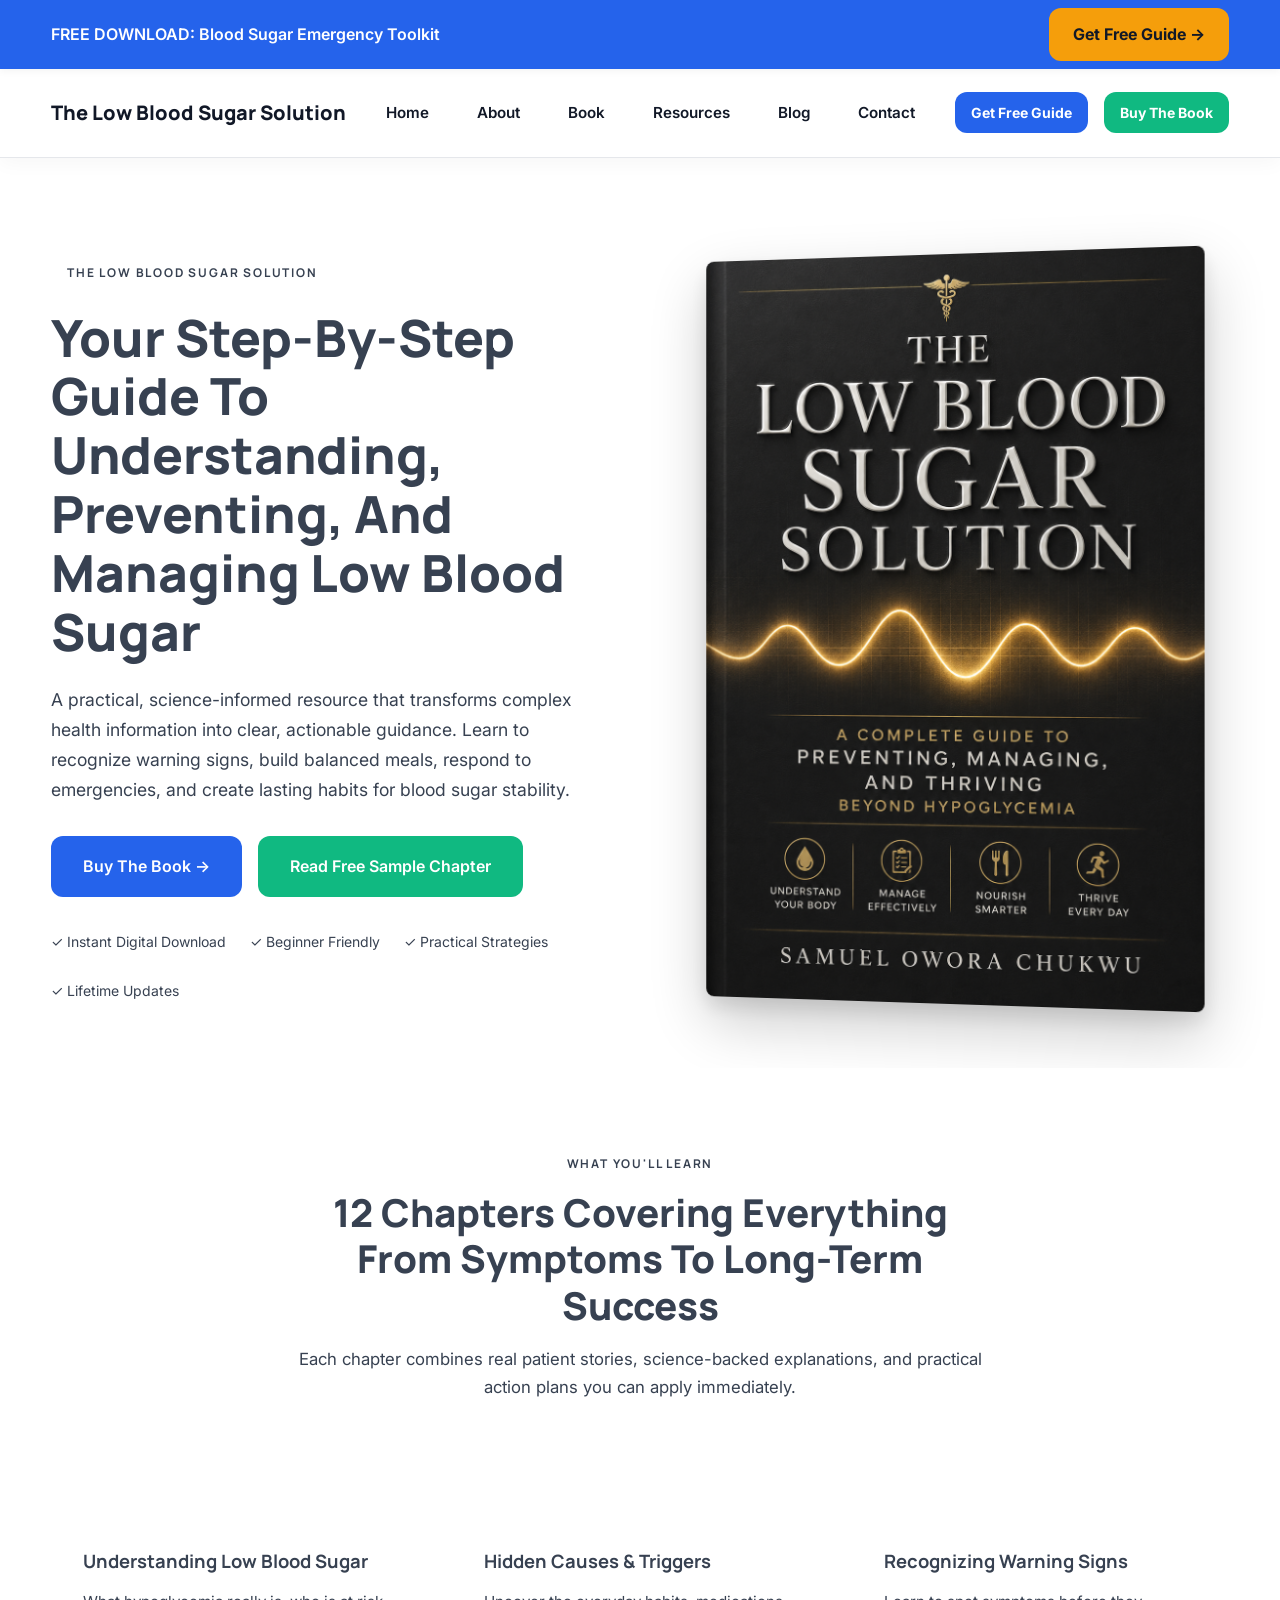
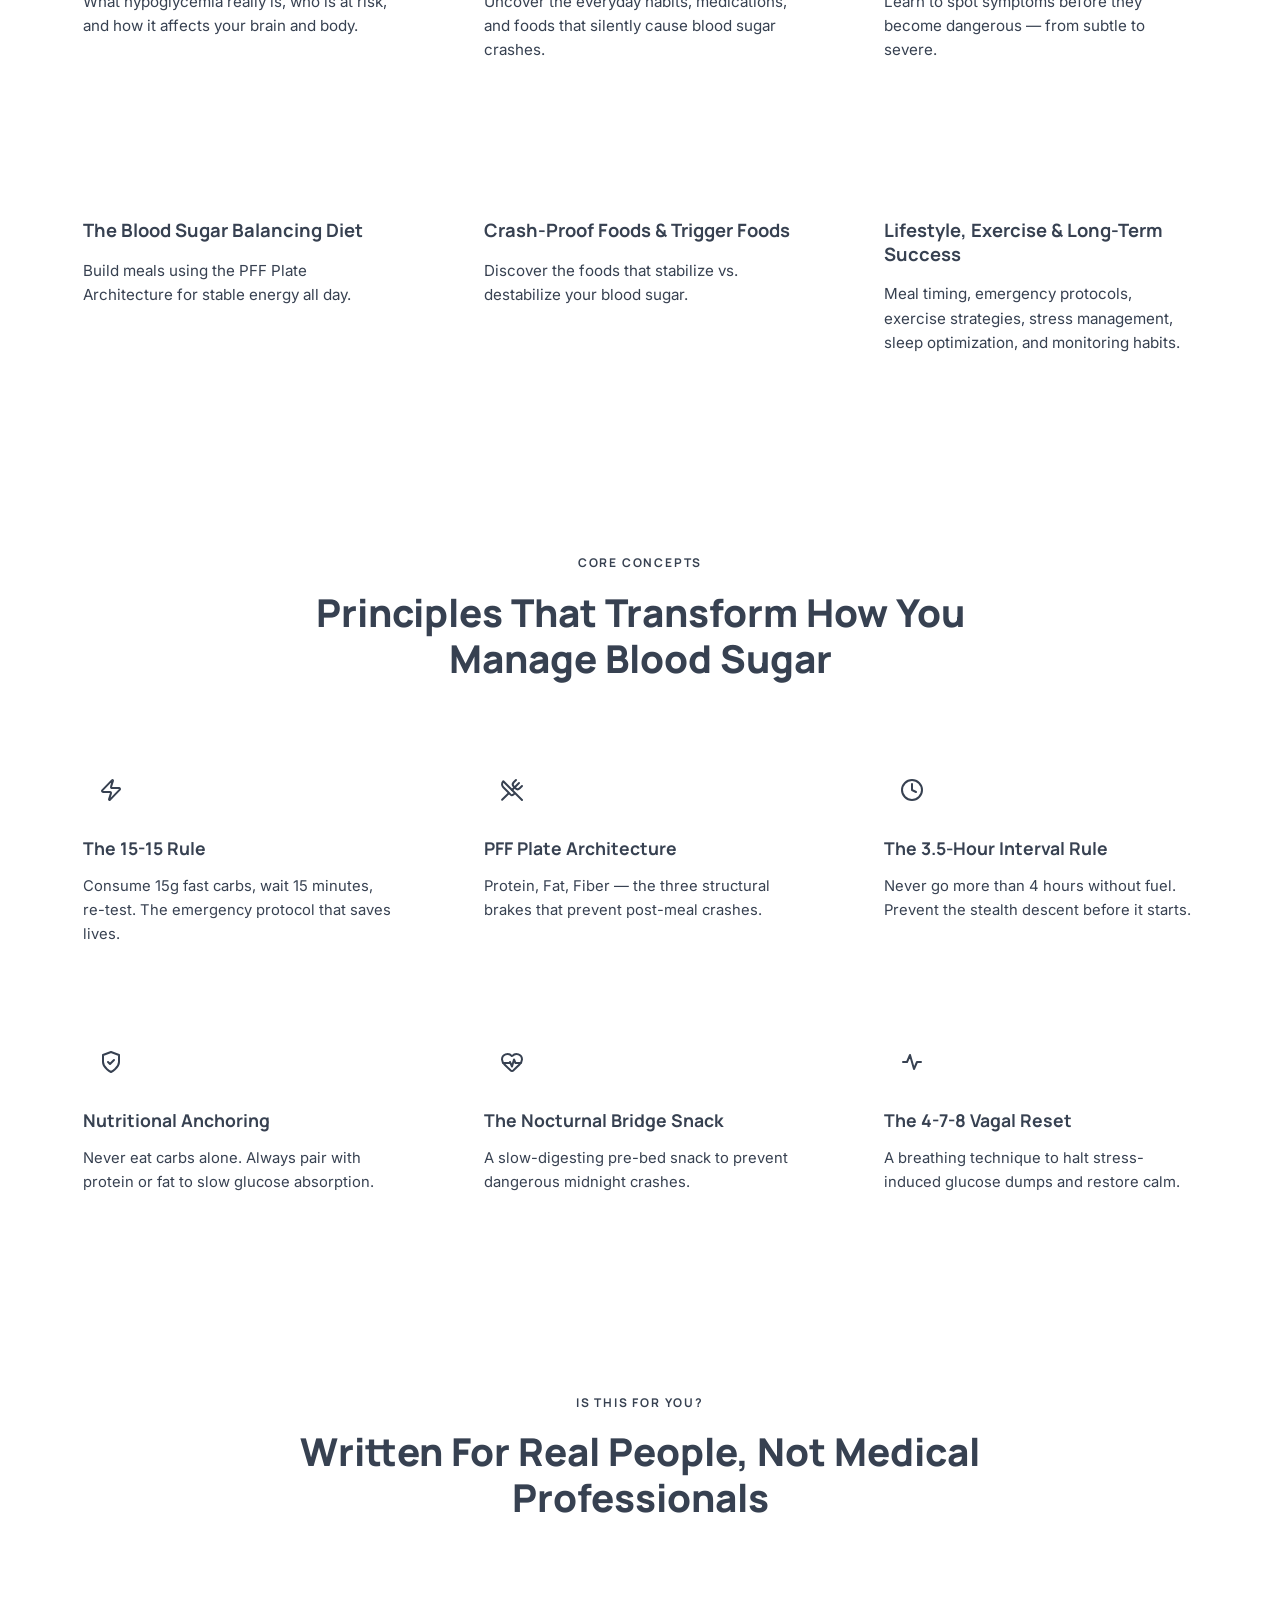
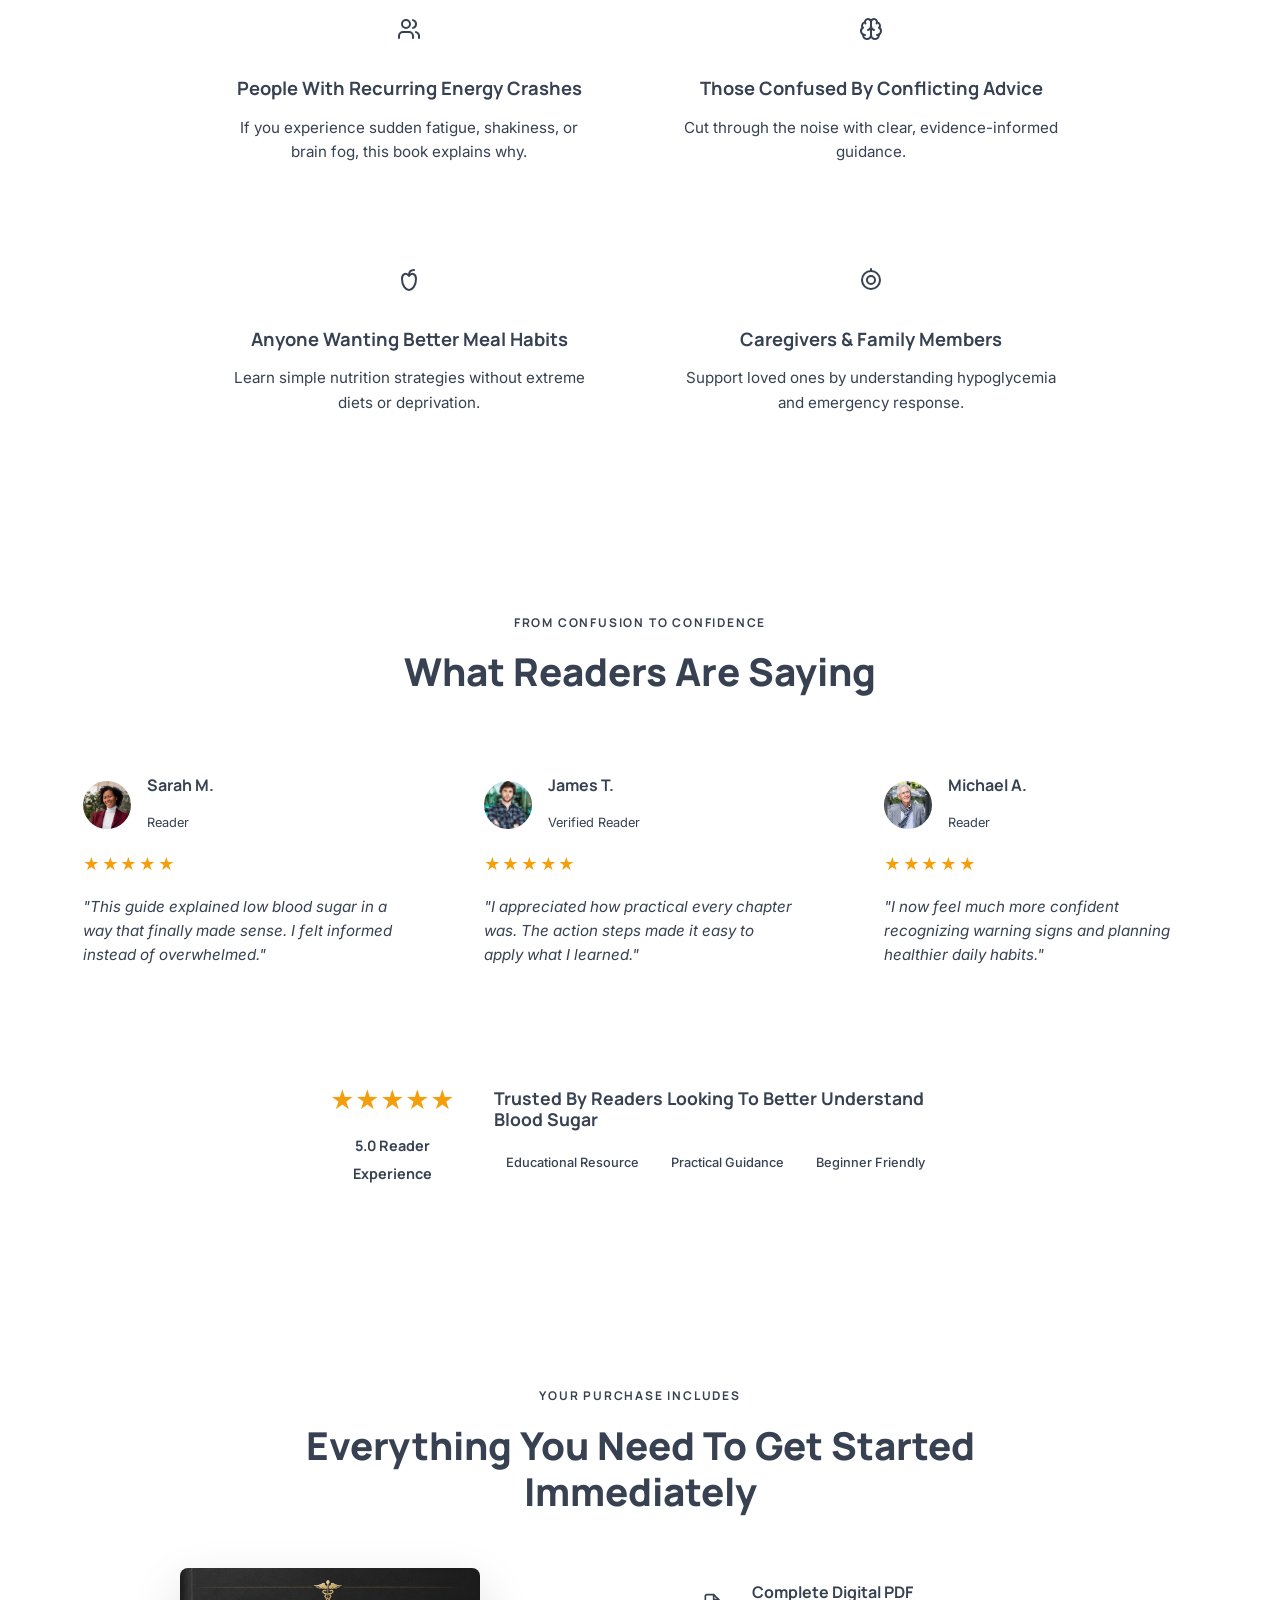
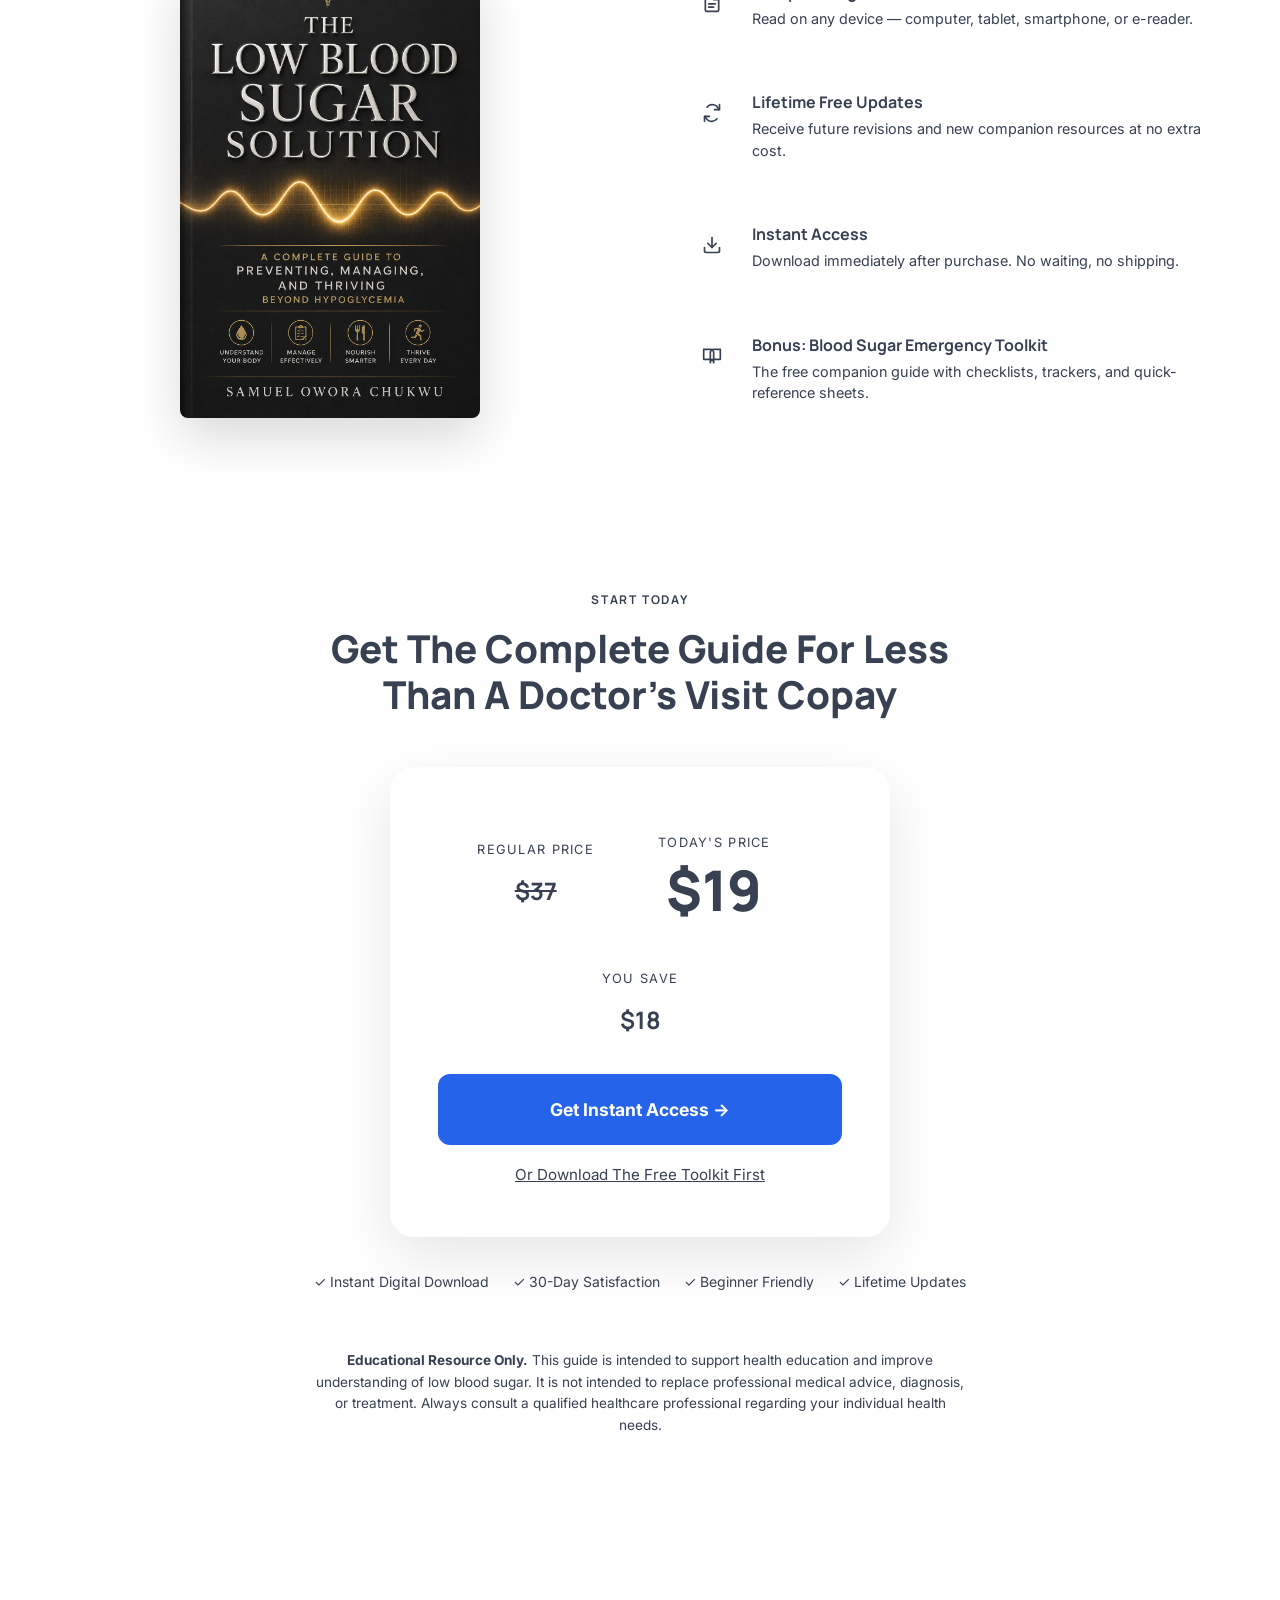
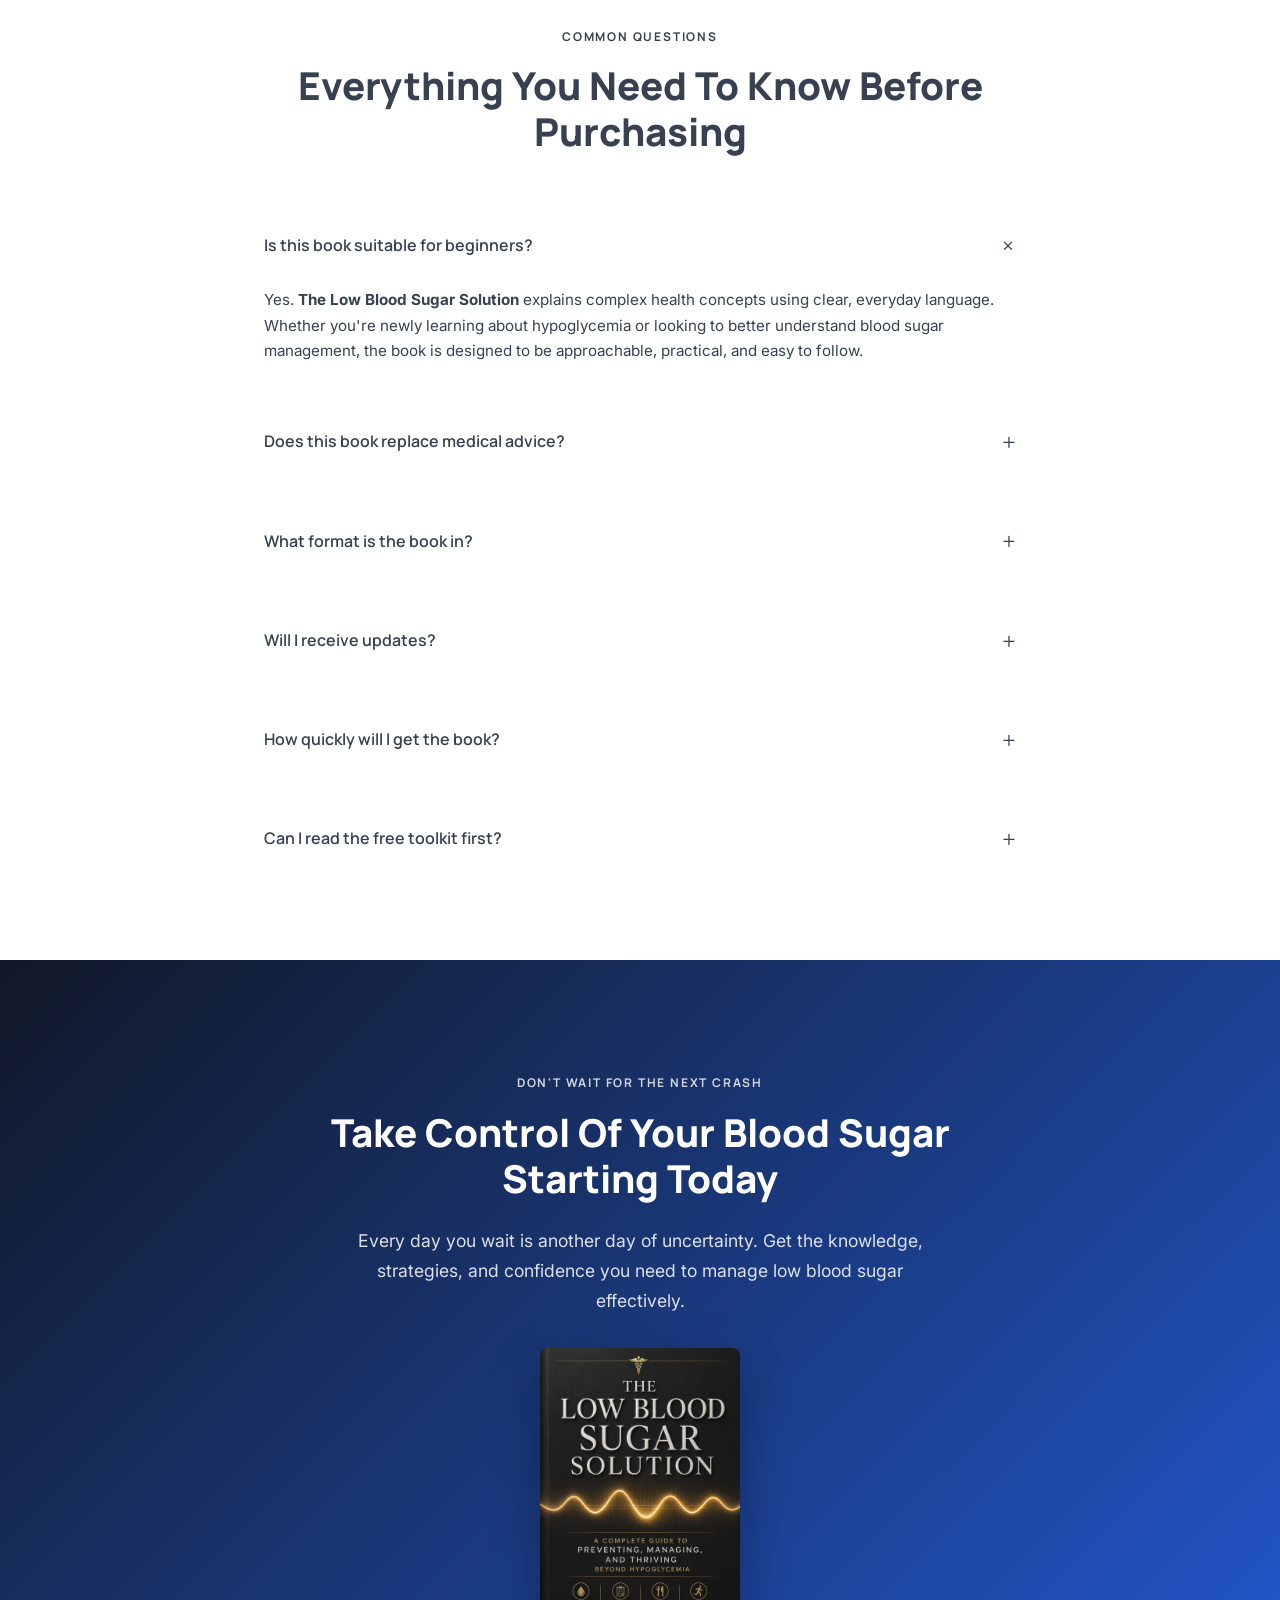
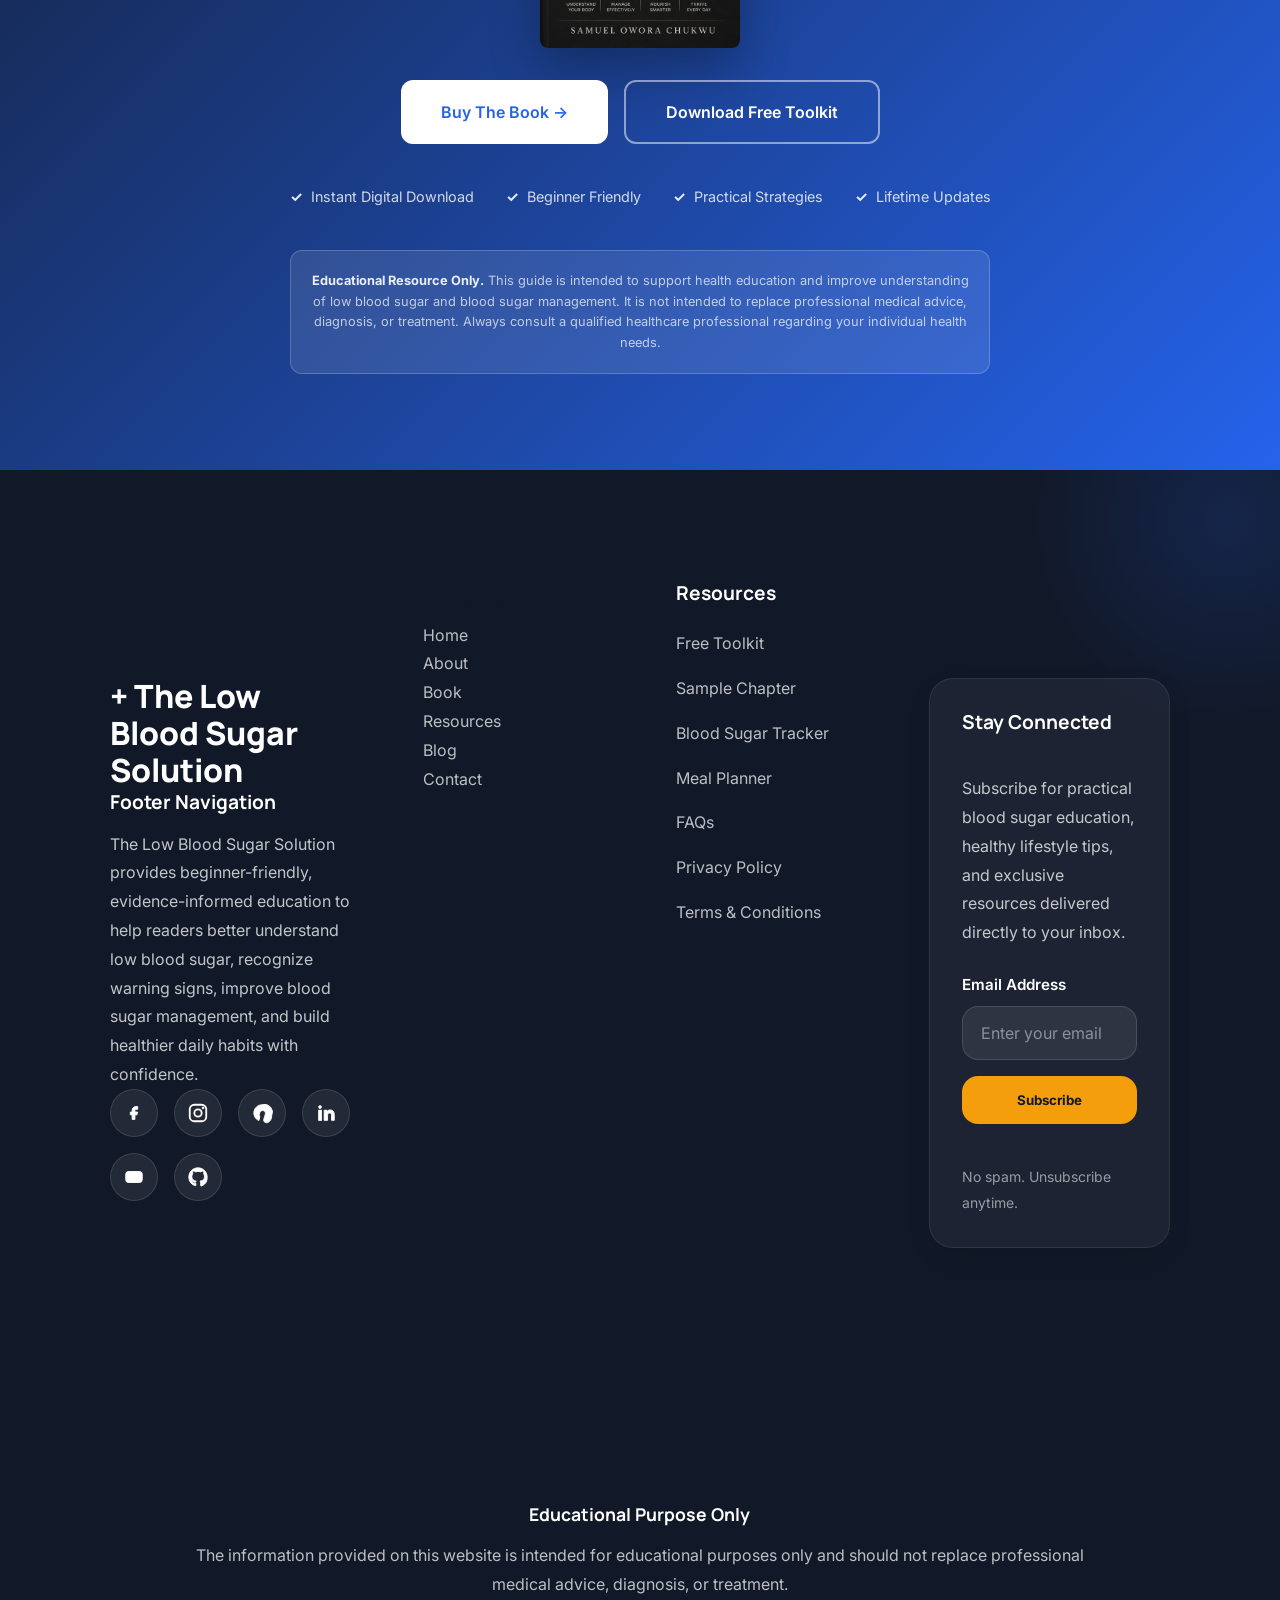
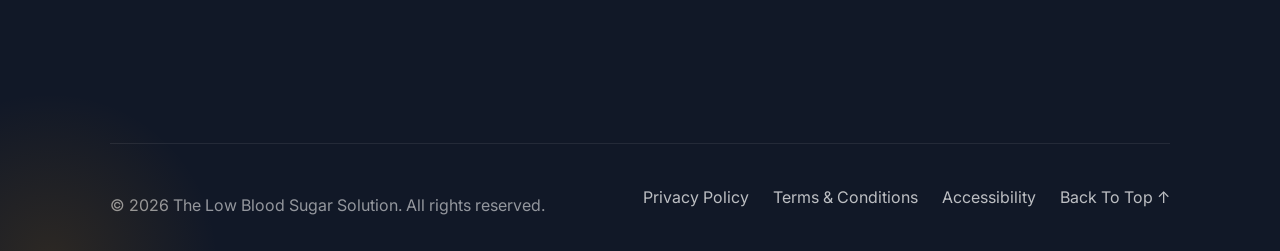
<file: book.html>
<!DOCTYPE html>
<html lang="en">
<head>
    <meta charset="UTF-8">
    <meta name="viewport" content="width=device-width, initial-scale=1.0">
    <title>The Low Blood Sugar Solution - Buy The Book</title>
    <link rel="preconnect" href="https://fonts.googleapis.com">
    <link rel="preconnect" href="https://fonts.gstatic.com" crossorigin>
    <link href="https://fonts.googleapis.com/css2?family=Inter:wght@400;500;600;700&family=Manrope:wght@600;700;800&display=swap" rel="stylesheet">
    <link rel="stylesheet" href="css/variables.css">
    <link rel="stylesheet" href="css/base.css">
    <link rel="stylesheet" href="css/layout.css">
    <link rel="stylesheet" href="css/components.css">
    <link rel="stylesheet" href="css/sections.css">
    <link rel="stylesheet" href="css/responsive.css">
    <link rel="stylesheet" href="css/style.css">
    <link rel="stylesheet" href="css/book.css">
    <link rel="stylesheet" href="css/home/footer.css">
    <link rel="stylesheet" href="css/home/navbar.css">
    <base target="_blank">
</head>
<body>

    <!-- ============================================
         ANNOUNCEMENT BAR
    ============================================ -->
    <div class="announcement-bar" role="region" aria-label="Free download announcement">
        <div class="container">
            <p class="announcement-bar__message">
                FREE DOWNLOAD: Blood Sugar Emergency Toolkit
            </p>
            <a href="resources.html#lead-magnet" class="announcement-bar__cta" aria-label="Get Free Blood Sugar Guide">
                Get Free Guide →
            </a>
        </div>
    </div>

    <!-- ============================================
         SITE HEADER / NAVBAR
    ============================================ -->
    <header class="site-header">
        <div class="container">
            <nav class="navbar" aria-label="Primary Navigation">
                <a href="index.html" class="navbar__logo">
                    The Low Blood Sugar Solution
                </a>
                <ul class="navbar__menu">
                    <li><a href="index.html" class="navbar__link">Home</a></li>
                    <li><a href="about.html" class="navbar__link">About</a></li>
                    <li><a href="book.html" class="navbar__link navbar__link--active">Book</a></li>
                    <li><a href="resources.html" class="navbar__link">Resources</a></li>
                    <li><a href="blog.html" class="navbar__link">Blog</a></li>
                    <li><a href="contact.html" class="navbar__link">Contact</a></li>
                </ul>
                <div class="navbar__actions">
                    <a href="resources.html#lead-magnet" class="btn btn-primary">Get Free Guide</a>
                    <a href="book.html" class="btn btn-secondary">Buy The Book</a>
                </div>
                <details class="mobile-nav">
                    <summary class="mobile-nav__toggle" aria-label="Open navigation menu">
                        <span></span>
                        <span></span>
                        <span></span>
                    </summary>
                    <div class="mobile-nav__panel">
                        <ul class="mobile-nav__menu">
                            <li><a href="index.html">Home</a></li>
                            <li><a href="about.html">About</a></li>
                            <li><a href="book.html">Book</a></li>
                            <li><a href="resources.html">Resources</a></li>
                            <li><a href="blog.html">Blog</a></li>
                            <li><a href="contact.html">Contact</a></li>
                        </ul>
                        <div class="mobile-nav__actions">
                            <a href="resources.html#lead-magnet" class="btn btn-primary">Get Free Guide</a>
                            <a href="book.html" class="btn btn-secondary">Buy The Book</a>
                        </div>
                    </div>
                </details>
            </nav>
        </div>
    </header>

    <main>

        <!-- ============================================
             HERO SECTION: The Complete Guide
        ============================================ -->
        <section class="book-hero" aria-labelledby="book-hero-title">
            <div class="container">
                <div class="book-hero__wrapper">
                    <div class="book-hero__content">
                        <span class="book-hero__eyebrow">THE LOW BLOOD SUGAR SOLUTION</span>
                        <h1 id="book-hero-title" class="book-hero__title">
                            Your Step-By-Step Guide To Understanding, Preventing, And Managing Low Blood Sugar
                        </h1>
                        <p class="book-hero__description">
                            A practical, science-informed resource that transforms complex health information into clear, actionable guidance. Learn to recognize warning signs, build balanced meals, respond to emergencies, and create lasting habits for blood sugar stability.
                        </p>
                        <div class="book-hero__actions">
                            <a href="#pricing" class="btn btn-primary book-hero__cta" aria-label="Buy The Book">
                                Buy The Book →
                            </a>
                            <a href="sample-chapter.pdf" class="btn btn-secondary book-hero__cta" aria-label="Read Free Sample Chapter">
                                Read Free Sample Chapter
                            </a>
                        </div>
                        <div class="book-hero__trust">
                            <div class="book-hero__trust-item">✓ Instant Digital Download</div>
                            <div class="book-hero__trust-item">✓ Beginner Friendly</div>
                            <div class="book-hero__trust-item">✓ Practical Strategies</div>
                            <div class="book-hero__trust-item">✓ Lifetime Updates</div>
                        </div>
                    </div>
                    <div class="book-hero__visual">
                        <div class="book-hero__shape book-hero__shape--one"></div>
                        <div class="book-hero__shape book-hero__shape--two"></div>
                        <div class="book-hero__book-wrapper">
                            <img src="images/books/book-cover.png" alt="The Low Blood Sugar Solution Book Cover" class="book-hero__book-image" loading="eager" width="500" height="700">
                        </div>
                    </div>
                </div>
            </div>
        </section>

        <!-- ============================================
             WHAT'S INSIDE THE BOOK
        ============================================ -->
        <section class="book-chapters" id="chapters" aria-labelledby="chapters-title">
            <div class="container">
                <div class="book-chapters__header">
                    <span class="book-chapters__eyebrow">WHAT YOU'LL LEARN</span>
                    <h2 id="chapters-title" class="book-chapters__title">
                        12 Chapters Covering Everything From Symptoms To Long-Term Success
                    </h2>
                    <p class="book-chapters__description">
                        Each chapter combines real patient stories, science-backed explanations, and practical action plans you can apply immediately.
                    </p>
                </div>
                <div class="book-chapters__grid">
                    <article class="chapter-card">
                        <span class="chapter-card__badge">01</span>
                        <h3 class="chapter-card__title">Understanding Low Blood Sugar</h3>
                        <p class="chapter-card__text">What hypoglycemia really is, who is at risk, and how it affects your brain and body.</p>
                    </article>
                    <article class="chapter-card">
                        <span class="chapter-card__badge">02</span>
                        <h3 class="chapter-card__title">Hidden Causes & Triggers</h3>
                        <p class="chapter-card__text">Uncover the everyday habits, medications, and foods that silently cause blood sugar crashes.</p>
                    </article>
                    <article class="chapter-card">
                        <span class="chapter-card__badge">03</span>
                        <h3 class="chapter-card__title">Recognizing Warning Signs</h3>
                        <p class="chapter-card__text">Learn to spot symptoms before they become dangerous — from subtle to severe.</p>
                    </article>
                    <article class="chapter-card">
                        <span class="chapter-card__badge">04</span>
                        <h3 class="chapter-card__title">The Blood Sugar Balancing Diet</h3>
                        <p class="chapter-card__text">Build meals using the PFF Plate Architecture for stable energy all day.</p>
                    </article>
                    <article class="chapter-card">
                        <span class="chapter-card__badge">05</span>
                        <h3 class="chapter-card__title">Crash-Proof Foods & Trigger Foods</h3>
                        <p class="chapter-card__text">Discover the foods that stabilize vs. destabilize your blood sugar.</p>
                    </article>
                    <article class="chapter-card">
                        <span class="chapter-card__badge">06-12</span>
                        <h3 class="chapter-card__title">Lifestyle, Exercise & Long-Term Success</h3>
                        <p class="chapter-card__text">Meal timing, emergency protocols, exercise strategies, stress management, sleep optimization, and monitoring habits.</p>
                    </article>
                </div>
            </div>
        </section>

        <!-- ============================================
             KEY CONCEPTS YOU'LL MASTER
        ============================================ -->
        <section class="book-concepts" id="concepts" aria-labelledby="concepts-title">
            <div class="container">
                <div class="book-concepts__header">
                    <span class="book-concepts__eyebrow">CORE CONCEPTS</span>
                    <h2 id="concepts-title" class="book-concepts__title">
                        Principles That Transform How You Manage Blood Sugar
                    </h2>
                </div>
                <div class="book-concepts__grid">
                    <article class="concept-card">
                        <div class="concept-card__icon">
                            <svg xmlns="http://www.w3.org/2000/svg" width="28" height="28" viewBox="0 0 24 24" fill="none" stroke="currentColor" stroke-width="2" stroke-linecap="round" stroke-linejoin="round"><path d="M4 14a1 1 0 0 1-.78-1.63l9.9-10.2a.5.5 0 0 1 .86.46l-1.92 6.02A1 1 0 0 0 13 10h7a1 1 0 0 1 .78 1.63l-9.9 10.2a.5.5 0 0 1-.86-.46l1.92-6.02A1 1 0 0 0 11 14z"/></svg>
                        </div>
                        <h3 class="concept-card__title">The 15-15 Rule</h3>
                        <p class="concept-card__text">Consume 15g fast carbs, wait 15 minutes, re-test. The emergency protocol that saves lives.</p>
                    </article>
                    <article class="concept-card">
                        <div class="concept-card__icon">
                            <svg xmlns="http://www.w3.org/2000/svg" width="28" height="28" viewBox="0 0 24 24" fill="none" stroke="currentColor" stroke-width="2" stroke-linecap="round" stroke-linejoin="round"><path d="m16 2-2.3 2.3a3 3 0 0 0 0 4.2l1.8 1.8a3 3 0 0 0 4.2 0L22 8"/><path d="M15 15 3.3 3.3a4.2 4.2 0 0 0 0 6l7.3 7.3c.7.7 2 .7 2.8 0L15 15Zm0 0 7 7"/><path d="m2.1 21.8 6.4-6.3"/><path d="m19 5-7 7"/></svg>
                        </div>
                        <h3 class="concept-card__title">PFF Plate Architecture</h3>
                        <p class="concept-card__text">Protein, Fat, Fiber — the three structural brakes that prevent post-meal crashes.</p>
                    </article>
                    <article class="concept-card">
                        <div class="concept-card__icon">
                            <svg xmlns="http://www.w3.org/2000/svg" width="28" height="28" viewBox="0 0 24 24" fill="none" stroke="currentColor" stroke-width="2" stroke-linecap="round" stroke-linejoin="round"><circle cx="12" cy="12" r="10"/><polyline points="12 6 12 12 16 14"/></svg>
                        </div>
                        <h3 class="concept-card__title">The 3.5-Hour Interval Rule</h3>
                        <p class="concept-card__text">Never go more than 4 hours without fuel. Prevent the stealth descent before it starts.</p>
                    </article>
                    <article class="concept-card">
                        <div class="concept-card__icon">
                            <svg xmlns="http://www.w3.org/2000/svg" width="28" height="28" viewBox="0 0 24 24" fill="none" stroke="currentColor" stroke-width="2" stroke-linecap="round" stroke-linejoin="round"><path d="M12 22s8-4 8-10V5l-8-3-8 3v7c0 6 8 10 8 10z"/><path d="m9 12 2 2 4-4"/></svg>
                        </div>
                        <h3 class="concept-card__title">Nutritional Anchoring</h3>
                        <p class="concept-card__text">Never eat carbs alone. Always pair with protein or fat to slow glucose absorption.</p>
                    </article>
                    <article class="concept-card">
                        <div class="concept-card__icon">
                            <svg xmlns="http://www.w3.org/2000/svg" width="28" height="28" viewBox="0 0 24 24" fill="none" stroke="currentColor" stroke-width="2" stroke-linecap="round" stroke-linejoin="round"><path d="M2 9.5a5.5 5.5 0 0 1 9.591-3.676.56.56 0 0 0 .818 0A5.49 5.49 0 0 1 22 9.5c0 2.29-1.5 4-3 5.5l-5.492 5.313a2 2 0 0 1-3 .019L5 15c-1.5-1.5-3-3.2-3-5.5"/><path d="M3.22 13H9.5l.5-1 2 4.5 2-7 1.5 3.5h5.27"/></svg>
                        </div>
                        <h3 class="concept-card__title">The Nocturnal Bridge Snack</h3>
                        <p class="concept-card__text">A slow-digesting pre-bed snack to prevent dangerous midnight crashes.</p>
                    </article>
                    <article class="concept-card">
                        <div class="concept-card__icon">
                            <svg xmlns="http://www.w3.org/2000/svg" width="28" height="28" viewBox="0 0 24 24" fill="none" stroke="currentColor" stroke-width="2" stroke-linecap="round" stroke-linejoin="round"><polyline points="3 12 7 12 10 5 14 19 17 12 21 12"/></svg>
                        </div>
                        <h3 class="concept-card__title">The 4-7-8 Vagal Reset</h3>
                        <p class="concept-card__text">A breathing technique to halt stress-induced glucose dumps and restore calm.</p>
                    </article>
                </div>
            </div>
        </section>

        <!-- ============================================
             WHO THIS BOOK IS FOR
        ============================================ -->
        <section class="book-audience" id="audience" aria-labelledby="audience-title">
            <div class="container">
                <div class="book-audience__header">
                    <span class="book-audience__eyebrow">IS THIS FOR YOU?</span>
                    <h2 id="audience-title" class="book-audience__title">
                        Written For Real People, Not Medical Professionals
                    </h2>
                </div>
                <div class="book-audience__grid">
                    <article class="audience-card">
                        <div class="audience-card__icon">
                            <svg xmlns="http://www.w3.org/2000/svg" width="28" height="28" viewBox="0 0 24 24" fill="none" stroke="currentColor" stroke-width="2" stroke-linecap="round" stroke-linejoin="round"><path d="M16 21v-2a4 4 0 0 0-4-4H6a4 4 0 0 0-4 4v2"/><circle cx="9" cy="7" r="4"/><path d="M22 21v-2a4 4 0 0 0-3-3.87"/><path d="M16 3.13a4 4 0 0 1 0 7.75"/></svg>
                        </div>
                        <h3 class="audience-card__title">People With Recurring Energy Crashes</h3>
                        <p class="audience-card__text">If you experience sudden fatigue, shakiness, or brain fog, this book explains why.</p>
                    </article>
                    <article class="audience-card">
                        <div class="audience-card__icon">
                            <svg xmlns="http://www.w3.org/2000/svg" width="28" height="28" viewBox="0 0 24 24" fill="none" stroke="currentColor" stroke-width="2" stroke-linecap="round" stroke-linejoin="round"><path d="M12 18V5"/><path d="M15 13a4.17 4.17 0 0 1-3-4 4.17 4.17 0 0 1-3 4"/><path d="M17.598 6.5A3 3 0 1 0 12 5a3 3 0 1 0-5.598 1.5"/><path d="M17.997 5.125a4 4 0 0 1 2.526 5.77"/><path d="M18 18a4 4 0 0 0 2-7.464"/><path d="M19.967 17.483A4 4 0 1 1 12 18a4 4 0 1 1-7.967-.517"/><path d="M6 18a4 4 0 0 1-2-7.464"/><path d="M6.003 5.125a4 4 0 0 0-2.526 5.77"/></svg>
                        </div>
                        <h3 class="audience-card__title">Those Confused By Conflicting Advice</h3>
                        <p class="audience-card__text">Cut through the noise with clear, evidence-informed guidance.</p>
                    </article>
                    <article class="audience-card">
                        <div class="audience-card__icon">
                            <svg xmlns="http://www.w3.org/2000/svg" width="28" height="28" viewBox="0 0 24 24" fill="none" stroke="currentColor" stroke-width="2" stroke-linecap="round" stroke-linejoin="round"><path d="M12 8c3-4 7-2 7 3 0 7-4 11-7 11s-7-4-7-11c0-5 4-7 7-3z"/><path d="M12 7c0-3 2-5 5-5"/></svg>
                        </div>
                        <h3 class="audience-card__title">Anyone Wanting Better Meal Habits</h3>
                        <p class="audience-card__text">Learn simple nutrition strategies without extreme diets or deprivation.</p>
                    </article>
                    <article class="audience-card">
                        <div class="audience-card__icon">
                            <svg xmlns="http://www.w3.org/2000/svg" width="28" height="28" viewBox="0 0 24 24" fill="none" stroke="currentColor" stroke-width="2" stroke-linecap="round" stroke-linejoin="round"><circle cx="12" cy="12" r="9"/><circle cx="12" cy="12" r="4"/><line x1="12" y1="3" x2="12" y2="1"/></svg>
                        </div>
                        <h3 class="audience-card__title">Caregivers & Family Members</h3>
                        <p class="audience-card__text">Support loved ones by understanding hypoglycemia and emergency response.</p>
                    </article>
                </div>
            </div>
        </section>

        <!-- ============================================
             REAL READER RESULTS / TRANSFORMATION
        ============================================ -->
        <section class="book-testimonials" id="testimonials" aria-labelledby="book-testimonials-title">
            <div class="container">
                <div class="book-testimonials__header">
                    <span class="book-testimonials__eyebrow">FROM CONFUSION TO CONFIDENCE</span>
                    <h2 id="book-testimonials-title" class="book-testimonials__title">
                        What Readers Are Saying
                    </h2>
                </div>
                <div class="book-testimonials__grid">
                    <article class="testimonial-card">
                        <figure>
                            <figcaption class="testimonial-card__author">
                                <img src="images/readers/sarah-m.jpg" alt="Portrait of reader Sarah M." loading="lazy" class="testimonial-card__avatar">
                                <div>
                                    <h3 class="testimonial-card__name">Sarah M.</h3>
                                    <p class="testimonial-card__role">Reader</p>
                                </div>
                            </figcaption>
                            <div class="testimonial-card__rating">★★★★★</div>
                            <blockquote>"This guide explained low blood sugar in a way that finally made sense. I felt informed instead of overwhelmed."</blockquote>
                        </figure>
                    </article>
                    <article class="testimonial-card">
                        <figure>
                            <figcaption class="testimonial-card__author">
                                <img src="images/readers/james-t.jpg" alt="Portrait of reader James T." loading="lazy" class="testimonial-card__avatar">
                                <div>
                                    <h3 class="testimonial-card__name">James T.</h3>
                                    <p class="testimonial-card__role">Verified Reader</p>
                                </div>
                            </figcaption>
                            <div class="testimonial-card__rating">★★★★★</div>
                            <blockquote>"I appreciated how practical every chapter was. The action steps made it easy to apply what I learned."</blockquote>
                        </figure>
                    </article>
                    <article class="testimonial-card">
                        <figure>
                            <figcaption class="testimonial-card__author">
                                <img src="images/readers/michael-a.jpg" alt="Portrait of reader Michael A." loading="lazy" class="testimonial-card__avatar">
                                <div>
                                    <h3 class="testimonial-card__name">Michael A.</h3>
                                    <p class="testimonial-card__role">Reader</p>
                                </div>
                            </figcaption>
                            <div class="testimonial-card__rating">★★★★★</div>
                            <blockquote>"I now feel much more confident recognizing warning signs and planning healthier daily habits."</blockquote>
                        </figure>
                    </article>
                </div>
                <aside class="review-summary">
                    <div class="review-summary__rating">
                        <span class="review-summary__stars">★★★★★</span>
                        <strong class="review-summary__score">5.0 Reader Experience</strong>
                    </div>
                    <div class="review-summary__content">
                        <h3>Trusted By Readers Looking To Better Understand Blood Sugar</h3>
                        <div class="review-summary__badges">
                            <span>Educational Resource</span>
                            <span>Practical Guidance</span>
                            <span>Beginner Friendly</span>
                        </div>
                    </div>
                </aside>
            </div>
        </section>

        <!-- ============================================
             WHAT'S INCLUDED / FORMAT DETAILS
        ============================================ -->
        <section class="book-includes" id="includes" aria-labelledby="includes-title">
            <div class="container">
                <div class="book-includes__header">
                    <span class="book-includes__eyebrow">YOUR PURCHASE INCLUDES</span>
                    <h2 id="includes-title" class="book-includes__title">
                        Everything You Need To Get Started Immediately
                    </h2>
                </div>
                <div class="book-includes__wrapper">
                    <div class="book-includes__visual">
                        <div class="book-includes__image-wrapper">
                            <img src="images/books/book-cover.png" alt="The Low Blood Sugar Solution Book Cover" class="book-includes__image" loading="lazy">
                        </div>
                    </div>
                    <div class="book-includes__list">
                        <div class="include-item">
                            <div class="include-item__icon">
                                <svg xmlns="http://www.w3.org/2000/svg" width="24" height="24" viewBox="0 0 24 24" fill="none" stroke="currentColor" stroke-width="2" stroke-linecap="round" stroke-linejoin="round"><path d="M14 2H6a2 2 0 0 0-2 2v16a2 2 0 0 0 2 2h12a2 2 0 0 0 2-2V8z"/><path d="M14 2v6h6"/><path d="M8 13h8"/><path d="M8 17h6"/></svg>
                            </div>
                            <div class="include-item__content">
                                <h3>Complete Digital PDF</h3>
                                <p>Read on any device — computer, tablet, smartphone, or e-reader.</p>
                            </div>
                        </div>
                        <div class="include-item">
                            <div class="include-item__icon">
                                <svg xmlns="http://www.w3.org/2000/svg" width="24" height="24" viewBox="0 0 24 24" fill="none" stroke="currentColor" stroke-width="2" stroke-linecap="round" stroke-linejoin="round"><path d="M21 2v6h-6"/><path d="M3 22v-6h6"/><path d="M20 8a8 8 0 0 0-14-3"/><path d="M4 16a8 8 0 0 0 14 3"/></svg>
                            </div>
                            <div class="include-item__content">
                                <h3>Lifetime Free Updates</h3>
                                <p>Receive future revisions and new companion resources at no extra cost.</p>
                            </div>
                        </div>
                        <div class="include-item">
                            <div class="include-item__icon">
                                <svg xmlns="http://www.w3.org/2000/svg" width="24" height="24" viewBox="0 0 24 24" fill="none" stroke="currentColor" stroke-width="2" stroke-linecap="round" stroke-linejoin="round"><path d="M21 15v4a2 2 0 0 1-2 2H5a2 2 0 0 1-2-2v-4"/><polyline points="7 10 12 15 17 10"/><line x1="12" y1="15" x2="12" y2="3"/></svg>
                            </div>
                            <div class="include-item__content">
                                <h3>Instant Access</h3>
                                <p>Download immediately after purchase. No waiting, no shipping.</p>
                            </div>
                        </div>
                        <div class="include-item">
                            <div class="include-item__icon">
                                <svg xmlns="http://www.w3.org/2000/svg" width="24" height="24" viewBox="0 0 24 24" fill="none" stroke="currentColor" stroke-width="2" stroke-linecap="round" stroke-linejoin="round"><path d="M2 4h8a4 4 0 0 1 4 4v12a4 4 0 0 0-4-4H2z"/><path d="M22 4h-8a4 4 0 0 0-4 4v12a4 4 0 0 1 4-4h8z"/></svg>
                            </div>
                            <div class="include-item__content">
                                <h3>Bonus: Blood Sugar Emergency Toolkit</h3>
                                <p>The free companion guide with checklists, trackers, and quick-reference sheets.</p>
                            </div>
                        </div>
                    </div>
                </div>
            </div>
        </section>

        <!-- ============================================
             PRICING & PURCHASE CTA
        ============================================ -->
        <section class="book-pricing" id="pricing" aria-labelledby="pricing-title">
            <div class="container">
                <div class="book-pricing__header">
                    <span class="book-pricing__eyebrow">START TODAY</span>
                    <h2 id="pricing-title" class="book-pricing__title">
                        Get The Complete Guide For Less Than A Doctor's Visit Copay
                    </h2>
                </div>
                <div class="pricing-card">
                    <div class="pricing-card__comparison">
                        <div class="pricing-card__item">
                            <span class="pricing-card__label">Regular Price</span>
                            <span class="pricing-card__old-price">$37</span>
                        </div>
                        <div class="pricing-card__item pricing-card__item--featured">
                            <span class="pricing-card__label">Today's Price</span>
                            <span class="pricing-card__current-price">$19</span>
                        </div>
                        <div class="pricing-card__item">
                            <span class="pricing-card__label">You Save</span>
                            <span class="pricing-card__saving">$18</span>
                        </div>
                    </div>
                    <div class="pricing-card__cta">
                        <a href="#" class="btn btn-primary btn--large pricing-card__button" aria-label="Get Instant Access">
                            Get Instant Access →
                        </a>
                        <a href="resources.html" class="pricing-card__secondary-link">
                            Or Download The Free Toolkit First
                        </a>
                    </div>
                </div>
                <div class="book-pricing__trust">
                    <div class="book-pricing__trust-item">✓ Instant Digital Download</div>
                    <div class="book-pricing__trust-item">✓ 30-Day Satisfaction</div>
                    <div class="book-pricing__trust-item">✓ Beginner Friendly</div>
                    <div class="book-pricing__trust-item">✓ Lifetime Updates</div>
                </div>
                <aside class="book-pricing__disclaimer" aria-label="Educational Disclaimer">
                    <p><strong>Educational Resource Only.</strong> This guide is intended to support health education and improve understanding of low blood sugar. It is not intended to replace professional medical advice, diagnosis, or treatment. Always consult a qualified healthcare professional regarding your individual health needs.</p>
                </aside>
            </div>
        </section>

        <!-- ============================================
             FAQ (BOOK-SPECIFIC)
        ============================================ -->
        <section class="book-faq" id="faq" aria-labelledby="book-faq-title">
            <div class="container">
                <div class="book-faq__header">
                    <span class="book-faq__eyebrow">COMMON QUESTIONS</span>
                    <h2 id="book-faq-title" class="book-faq__title">
                        Everything You Need To Know Before Purchasing
                    </h2>
                </div>
                <div class="book-faq__wrapper">
                    <details class="faq-card" open>
                        <summary class="faq-card__question">
                            <span>Is this book suitable for beginners?</span>
                            <span class="faq-card__icon" aria-hidden="true">+</span>
                        </summary>
                        <div class="faq-card__answer">
                            <p>Yes. <strong>The Low Blood Sugar Solution</strong> explains complex health concepts using clear, everyday language. Whether you're newly learning about hypoglycemia or looking to better understand blood sugar management, the book is designed to be approachable, practical, and easy to follow.</p>
                        </div>
                    </details>
                    <details class="faq-card">
                        <summary class="faq-card__question">
                            <span>Does this book replace medical advice?</span>
                            <span class="faq-card__icon" aria-hidden="true">+</span>
                        </summary>
                        <div class="faq-card__answer">
                            <p>No. This guide is intended for educational purposes only and should never replace professional medical advice, diagnosis, or treatment. Always consult a qualified healthcare professional regarding your individual health needs.</p>
                        </div>
                    </details>
                    <details class="faq-card">
                        <summary class="faq-card__question">
                            <span>What format is the book in?</span>
                            <span class="faq-card__icon" aria-hidden="true">+</span>
                        </summary>
                        <div class="faq-card__answer">
                            <p>The guide is delivered as a downloadable PDF that works on computers, tablets, smartphones, and most eBook readers.</p>
                        </div>
                    </details>
                    <details class="faq-card">
                        <summary class="faq-card__question">
                            <span>Will I receive updates?</span>
                            <span class="faq-card__icon" aria-hidden="true">+</span>
                        </summary>
                        <div class="faq-card__answer">
                            <p>Yes. Future revisions and improvements will be made available as part of your digital purchase so you always have access to the latest educational content.</p>
                        </div>
                    </details>
                    <details class="faq-card">
                        <summary class="faq-card__question">
                            <span>How quickly will I get the book?</span>
                            <span class="faq-card__icon" aria-hidden="true">+</span>
                        </summary>
                        <div class="faq-card__answer">
                            <p>Immediately after completing your purchase, you'll receive instant access to download your digital copy.</p>
                        </div>
                    </details>
                    <details class="faq-card">
                        <summary class="faq-card__question">
                            <span>Can I read the free toolkit first?</span>
                            <span class="faq-card__icon" aria-hidden="true">+</span>
                        </summary>
                        <div class="faq-card__answer">
                            <p>Absolutely. Many readers begin with the free <strong>Blood Sugar Emergency Toolkit</strong> before purchasing the complete guide. It's a great way to experience the practical, beginner-friendly approach used throughout the book.</p>
                        </div>
                    </details>
                </div>
            </div>
        </section>

        <!-- ============================================
             FINAL CTA SECTION
        ============================================ -->
        <section class="book-final-cta" id="final-cta" aria-labelledby="book-final-cta-title">
            <div class="container">
                <div class="book-final-cta__content">
                    <header class="book-final-cta__header">
                        <p class="book-final-cta__eyebrow">DON'T WAIT FOR THE NEXT CRASH</p>
                        <h2 id="book-final-cta-title" class="book-final-cta__title">
                            Take Control Of Your Blood Sugar Starting Today
                        </h2>
                        <p class="book-final-cta__description">
                            Every day you wait is another day of uncertainty. Get the knowledge, strategies, and confidence you need to manage low blood sugar effectively.
                        </p>
                    </header>
                    <figure class="book-final-cta__book">
                        <img src="images/books/book-cover.png" alt="The Low Blood Sugar Solution book cover" loading="lazy" class="book-final-cta__book-image">
                    </figure>
                    <div class="book-final-cta__actions">
                        <a href="#pricing" class="btn btn--primary book-final-cta__button book-final-cta__button--primary" aria-label="Buy The Low Blood Sugar Solution Book">
                            Buy The Book →
                        </a>
                        <a href="resources.html" class="btn btn--outline book-final-cta__button book-final-cta__button--secondary" aria-label="Download the Free Blood Sugar Emergency Toolkit">
                            Download Free Toolkit
                        </a>
                    </div>
                    <div class="book-final-cta__trust" aria-label="Trust Indicators">
                        <article class="book-final-cta__trust-item">
                            <span class="book-final-cta__trust-icon" aria-hidden="true">✓</span>
                            <span class="book-final-cta__trust-text">Instant Digital Download</span>
                        </article>
                        <article class="book-final-cta__trust-item">
                            <span class="book-final-cta__trust-icon" aria-hidden="true">✓</span>
                            <span class="book-final-cta__trust-text">Beginner Friendly</span>
                        </article>
                        <article class="book-final-cta__trust-item">
                            <span class="book-final-cta__trust-icon" aria-hidden="true">✓</span>
                            <span class="book-final-cta__trust-text">Practical Strategies</span>
                        </article>
                        <article class="book-final-cta__trust-item">
                            <span class="book-final-cta__trust-icon" aria-hidden="true">✓</span>
                            <span class="book-final-cta__trust-text">Lifetime Updates</span>
                        </article>
                    </div>
                    <aside class="book-final-cta__disclaimer" aria-label="Educational Disclaimer">
                        <p><strong>Educational Resource Only.</strong> This guide is intended to support health education and improve understanding of low blood sugar and blood sugar management. It is not intended to replace professional medical advice, diagnosis, or treatment. Always consult a qualified healthcare professional regarding your individual health needs.</p>
                    </aside>
                </div>
            </div>
        </section>

    </main>

    <!-- ============================================
         FOOTER
    ============================================ -->
    <footer id="footer" class="footer" aria-labelledby="footer-title">
        <div class="container">
            <div class="footer__grid">
                <section class="footer__brand" aria-labelledby="footer-title">
                    <a href="index.html" class="footer__logo" aria-label="The Low Blood Sugar Solution Home">
                        <span class="footer__logo-mark">+</span>
                        <span class="footer__logo-text">The Low Blood Sugar Solution</span>
                    </a>
                    <h2 id="footer-title" class="footer__heading footer__heading--visually-hidden">Footer Navigation</h2>
                    <p class="footer__description">The Low Blood Sugar Solution provides beginner-friendly, evidence-informed education to help readers better understand low blood sugar, recognize warning signs, improve blood sugar management, and build healthier daily habits with confidence.</p>
                    <div class="footer__social" aria-label="Social media links">
                        <a href="#" class="footer__social-link" aria-label="Visit our Facebook page">
                            <svg viewBox="0 0 24 24" aria-hidden="true" class="footer__icon"><path d="M14 8h2V5h-2c-2.2 0-4 1.8-4 4v2H8v3h2v5h3v-5h2.2l.8-3H13V9c0-.6.4-1 1-1Z" fill="currentColor"/></svg>
                        </a>
                        <a href="#" class="footer__social-link" aria-label="Visit our Instagram profile">
                            <svg viewBox="0 0 24 24" aria-hidden="true" class="footer__icon"><rect x="3" y="3" width="18" height="18" rx="5" fill="none" stroke="currentColor" stroke-width="2"/><circle cx="12" cy="12" r="4" fill="none" stroke="currentColor" stroke-width="2"/><circle cx="17.5" cy="6.5" r="1" fill="currentColor"/></svg>
                        </a>
                        <a href="#" class="footer__social-link" aria-label="Visit our Pinterest profile">
                            <svg viewBox="0 0 24 24" aria-hidden="true" class="footer__icon"><path d="M12 3a9 9 0 0 0-3.4 17.3l1-4.1c-.3-.7-.5-1.6-.5-2.5 0-2.3 1.3-4.4 3.8-4.4 1.8 0 2.8 1.3 2.8 2.9 0 1.8-1.2 4.4-1.8 6.8-.5 2 1 3.6 2.9 3.6 3.5 0 5.8-3.6 5.8-7.9A8.6 8.6 0 0 0 12 3Z" fill="currentColor"/></svg>
                        </a>
                        <a href="#" class="footer__social-link" aria-label="Visit our LinkedIn page">
                            <svg viewBox="0 0 24 24" aria-hidden="true" class="footer__icon"><rect x="4" y="9" width="3" height="11" fill="currentColor"/><circle cx="5.5" cy="5.5" r="1.5" fill="currentColor"/><path d="M10 9h3v1.6c.6-1.1 1.8-1.9 3.5-1.9 2.8 0 4.5 1.8 4.5 5v6.3h-3v-5.5c0-1.6-.7-2.5-2-2.5-1.4 0-2.3.9-2.3 2.5v5.5H10Z" fill="currentColor"/></svg>
                        </a>
                        <a href="#" class="footer__social-link" aria-label="Visit our YouTube channel">
                            <svg viewBox="0 0 24 24" aria-hidden="true" class="footer__icon"><rect x="3" y="6" width="18" height="12" rx="3" fill="currentColor"/><polygon points="10,9 16,12 10,15" fill="white"/></svg>
                        </a>
                        <a href="#" class="footer__social-link" aria-label="Visit our GitHub profile">
                            <svg viewBox="0 0 24 24" aria-hidden="true" class="footer__icon"><path d="M12 2C6.5 2 2 6.5 2 12a10 10 0 0 0 7 9.5c.5.1.7-.2.7-.5v-2c-2.8.6-3.4-1.2-3.4-1.2-.4-1.1-1-1.4-1-1.4-.8-.6.1-.6.1-.6.9.1 1.4 1 1.4 1 .8 1.4 2.2 1 2.7.8.1-.6.3-1 .6-1.2-2.3-.3-4.8-1.2-4.8-5.2 0-1.1.4-2.1 1-2.8-.1-.3-.5-1.4.1-2.9 0 0 .9-.3 3 .9.9-.3 1.8-.5 2.8-.5 1 0 1.9.2 2.8.5 2.1-1.2 3-.9 3-.9.6 1.5.2 2.6.1 2.9.6.7 1 1.7 1 2.8 0 4.1-2.5 4.9-4.9 5.2.4.4.7 1 .7 2v3c0 .3.2.6.7.5A10 10 0 0 0 22 12C22 6.5 17.5 2 12 2Z" fill="currentColor"/></svg>
                        </a>
                    </div>
                </section>
                <nav class="footer__nav" aria-labelledby="footer-nav-heading">
                    <h3 id="footer-nav-heading" class="footer__title">Quick Links</h3>
                    <ul class="footer__menu">
                        <li class="footer__item"><a href="index.html" class="footer__link">Home</a></li>
                        <li class="footer__item"><a href="about.html" class="footer__link">About</a></li>
                        <li class="footer__item"><a href="book.html" class="footer__link">Book</a></li>
                        <li class="footer__item"><a href="resources.html" class="footer__link">Resources</a></li>
                        <li class="footer__item"><a href="blog.html" class="footer__link">Blog</a></li>
                        <li class="footer__item"><a href="contact.html" class="footer__link">Contact</a></li>
                    </ul>
                </nav>
                <nav class="footer__column footer__nav" aria-labelledby="footer-resources-heading">
                    <h3 id="footer-resources-heading" class="footer__heading">Resources</h3>
                    <ul class="footer__list">
                        <li class="footer__item"><a href="resources.html#lead-magnet" class="footer__link">Free Toolkit</a></li>
                        <li class="footer__item"><a href="sample-chapter.pdf" class="footer__link">Sample Chapter</a></li>
                        <li class="footer__item"><a href="#" class="footer__link">Blood Sugar Tracker</a></li>
                        <li class="footer__item"><a href="#" class="footer__link">Meal Planner</a></li>
                        <li class="footer__item"><a href="book.html#faq" class="footer__link">FAQs</a></li>
                        <li class="footer__item"><a href="privacy.html" class="footer__link">Privacy Policy</a></li>
                        <li class="footer__item"><a href="terms.html" class="footer__link">Terms & Conditions</a></li>
                    </ul>
                </nav>
                <section class="footer__column footer__newsletter" aria-labelledby="newsletter-heading">
                    <div class="footer__newsletter-card">
                        <h3 id="newsletter-heading" class="footer__heading">Stay Connected</h3>
                        <p class="footer__newsletter-text">Subscribe for practical blood sugar education, healthy lifestyle tips, and exclusive resources delivered directly to your inbox.</p>
                        <form class="footer__form" action="#" method="post">
                            <div class="footer__field">
                                <label for="footer-email" class="footer__label">Email Address</label>
                                <input id="footer-email" name="email" type="email" class="footer__input" placeholder="Enter your email" autocomplete="email" required>
                            </div>
                            <button type="submit" class="footer__button">Subscribe</button>
                        </form>
                        <p class="footer__microcopy">No spam. Unsubscribe anytime.</p>
                    </div>
                </section>
            </div>
            <section class="footer__disclaimer" aria-labelledby="footer-disclaimer-title">
                <h3 id="footer-disclaimer-title" class="footer__disclaimer-title">Educational Purpose Only</h3>
                <p class="footer__disclaimer-text">The information provided on this website is intended for educational purposes only and should not replace professional medical advice, diagnosis, or treatment.</p>
            </section>
            <hr class="footer__divider">
            <div class="footer__bottom">
                <p class="footer__copyright">© 2026 The Low Blood Sugar Solution. All rights reserved.</p>
                <nav class="footer__bottom-nav" aria-label="Legal Navigation">
                    <a href="privacy.html" class="footer__bottom-link">Privacy Policy</a>
                    <a href="terms.html" class="footer__bottom-link">Terms & Conditions</a>
                    <a href="accessibility.html" class="footer__bottom-link">Accessibility</a>
                    <a href="#top" class="footer__bottom-link">Back To Top ↑</a>
                </nav>
            </div>
        </div>
    </footer>

</body>
</html>
</file>
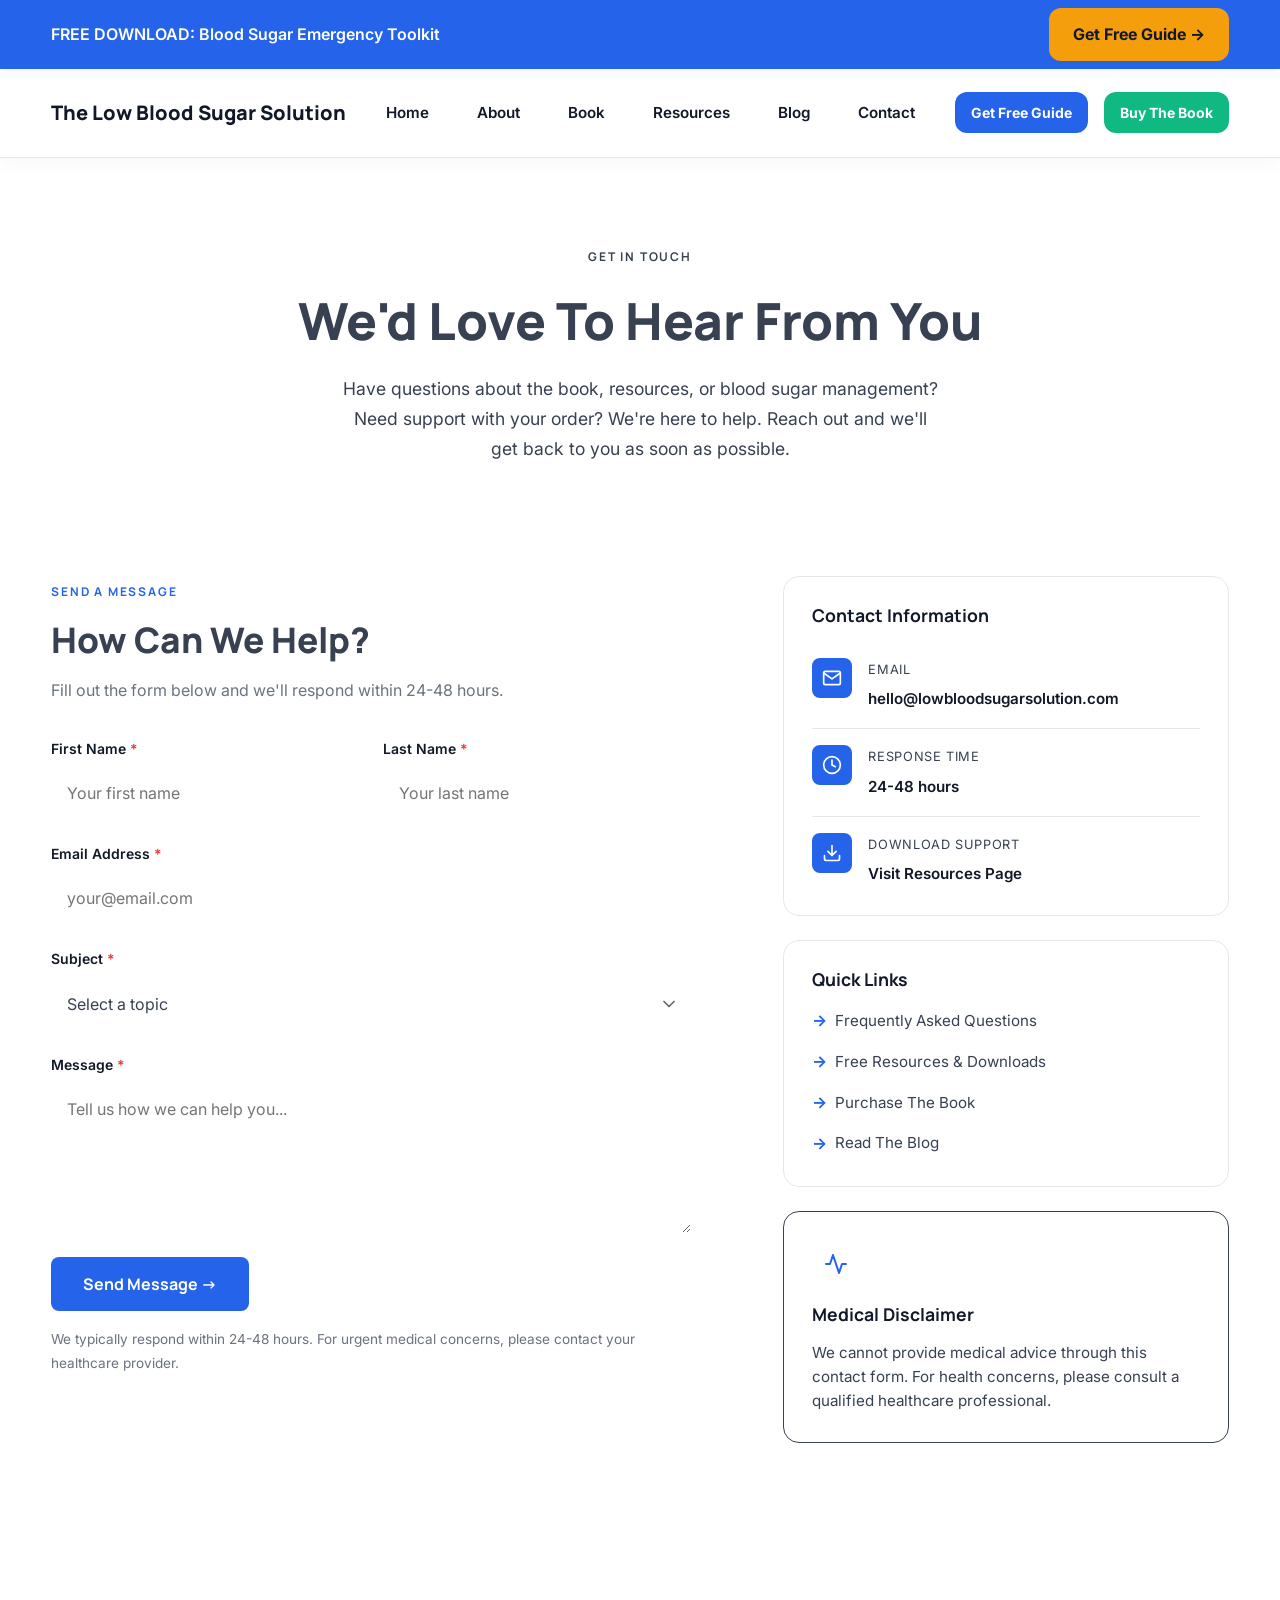
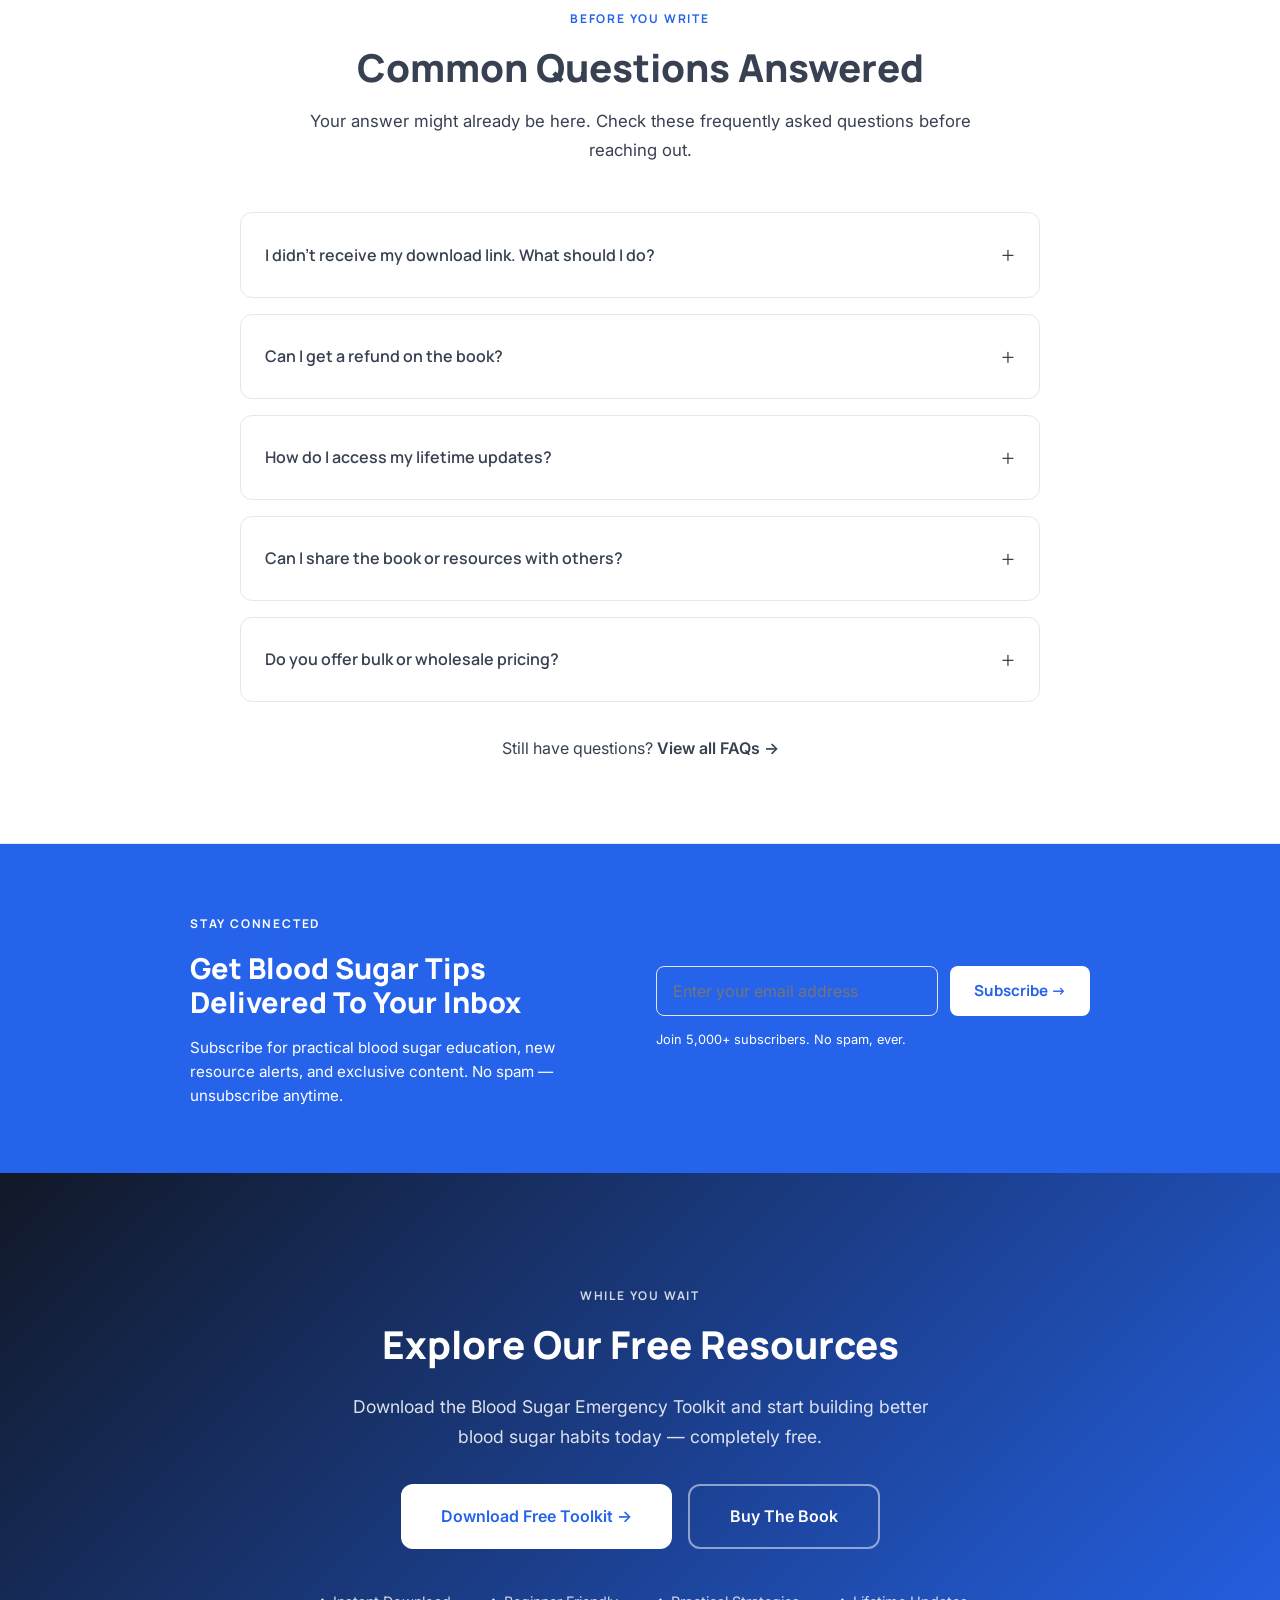
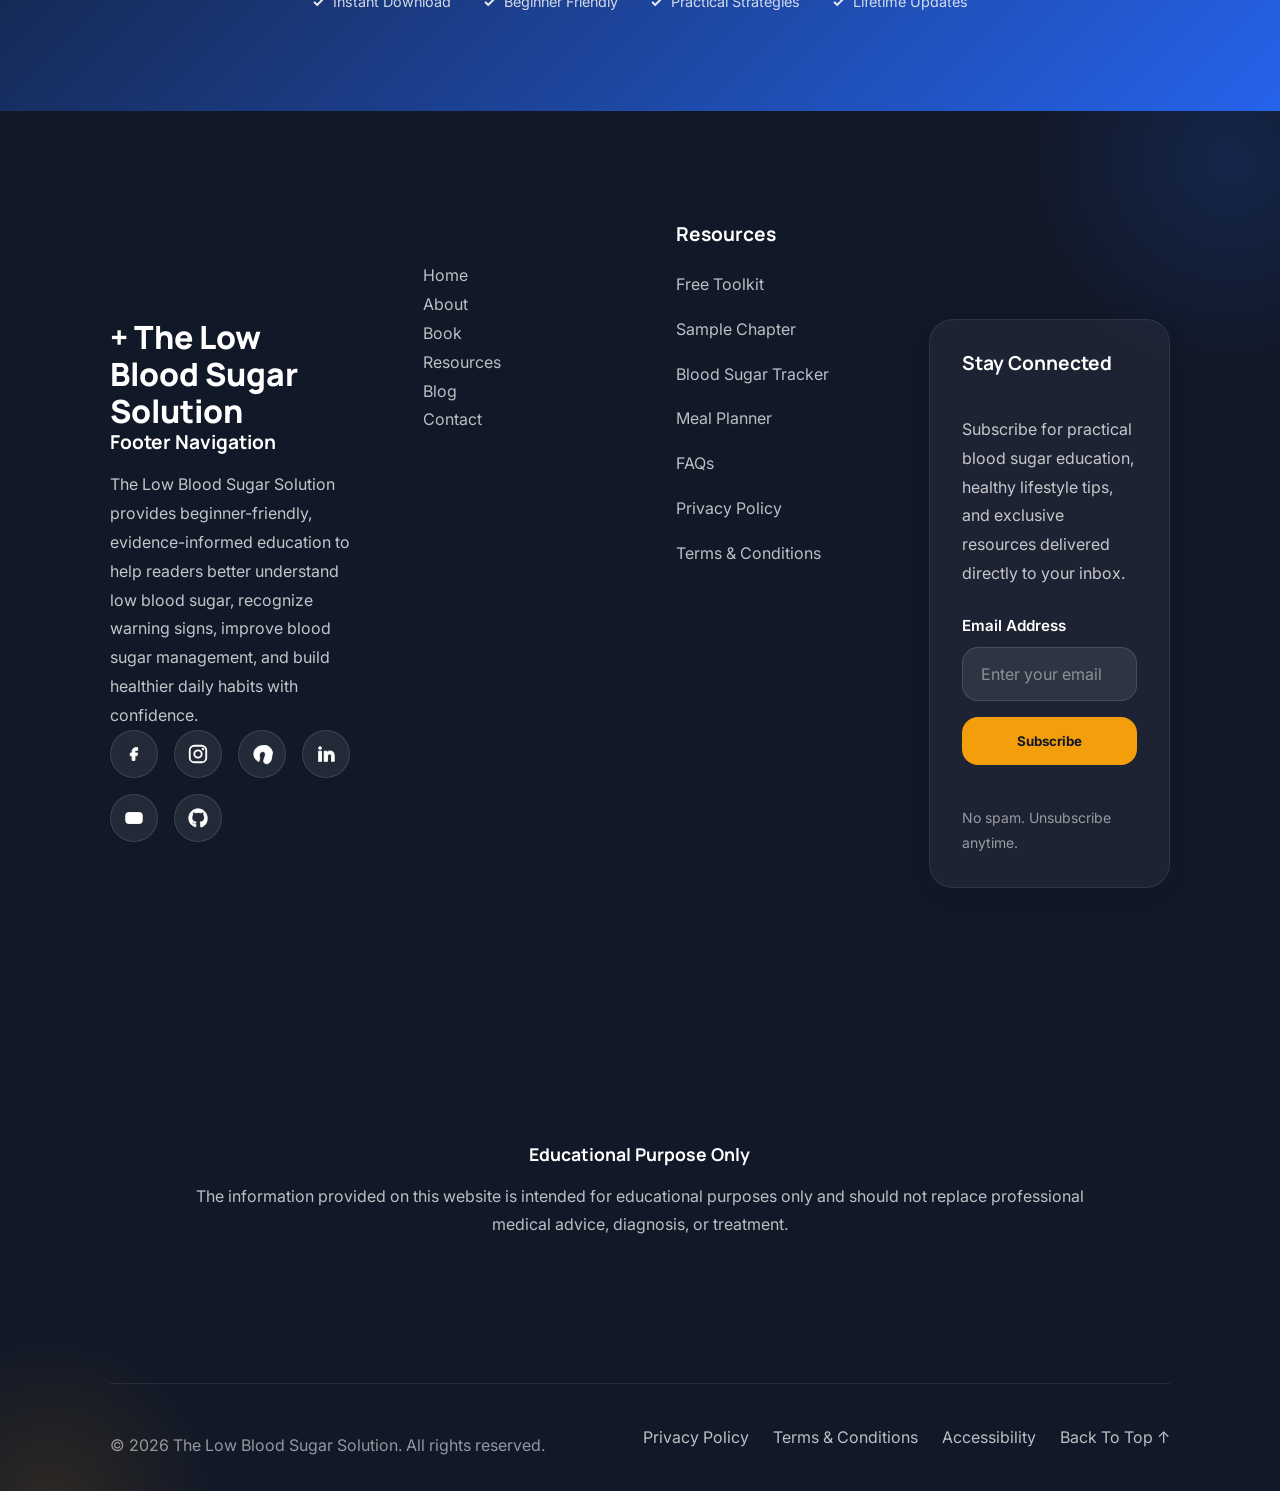
<file: contact.html>
<!DOCTYPE html>
<html lang="en">
<head>
    <meta charset="UTF-8">
    <meta name="viewport" content="width=device-width, initial-scale=1.0">
    <title>Contact - The Low Blood Sugar Solution</title>
    <link rel="preconnect" href="https://fonts.googleapis.com">
    <link rel="preconnect" href="https://fonts.gstatic.com" crossorigin>
    <link href="https://fonts.googleapis.com/css2?family=Inter:wght@400;500;600;700&family=Manrope:wght@600;700;800&display=swap" rel="stylesheet">
    <link rel="stylesheet" href="css/variables.css">
    <link rel="stylesheet" href="css/base.css">
    <link rel="stylesheet" href="css/layout.css">
    <link rel="stylesheet" href="css/components.css">
    <link rel="stylesheet" href="css/sections.css">
    <link rel="stylesheet" href="css/responsive.css">
    <link rel="stylesheet" href="css/style.css">
    <link rel="stylesheet" href="css/contact.css">
    <link rel="stylesheet" href="css/home/footer.css">
    <link rel="stylesheet" href="css/home/navbar.css">
</head>
<body>

    <!-- ============================================
         ANNOUNCEMENT BAR
    ============================================ -->
    <div class="announcement-bar" role="region" aria-label="Free download announcement">
        <div class="container">
            <p class="announcement-bar__message">
                FREE DOWNLOAD: Blood Sugar Emergency Toolkit
            </p>
            <a href="resources.html#lead-magnet" class="announcement-bar__cta" aria-label="Get Free Blood Sugar Guide">
                Get Free Guide →
            </a>
        </div>
    </div>

    <!-- ============================================
         SITE HEADER / NAVBAR
    ============================================ -->
    <header class="site-header">
        <div class="container">
            <nav class="navbar" aria-label="Primary Navigation">
                <a href="index.html" class="navbar__logo">
                    The Low Blood Sugar Solution
                </a>
                <ul class="navbar__menu">
                    <li><a href="index.html" class="navbar__link">Home</a></li>
                    <li><a href="about.html" class="navbar__link">About</a></li>
                    <li><a href="book.html" class="navbar__link">Book</a></li>
                    <li><a href="resources.html" class="navbar__link">Resources</a></li>
                    <li><a href="blog.html" class="navbar__link">Blog</a></li>
                    <li><a href="contact.html" class="navbar__link navbar__link--active">Contact</a></li>
                </ul>
                <div class="navbar__actions">
                    <a href="resources.html#lead-magnet" class="btn btn-primary">Get Free Guide</a>
                    <a href="book.html" class="btn btn-secondary">Buy The Book</a>
                </div>
                <details class="mobile-nav">
                    <summary class="mobile-nav__toggle" aria-label="Open navigation menu">
                        <span></span>
                        <span></span>
                        <span></span>
                    </summary>
                    <div class="mobile-nav__panel">
                        <ul class="mobile-nav__menu">
                            <li><a href="index.html">Home</a></li>
                            <li><a href="about.html">About</a></li>
                            <li><a href="book.html">Book</a></li>
                            <li><a href="resources.html">Resources</a></li>
                            <li><a href="blog.html">Blog</a></li>
                            <li><a href="contact.html">Contact</a></li>
                        </ul>
                        <div class="mobile-nav__actions">
                            <a href="resources.html#lead-magnet" class="btn btn-primary">Get Free Guide</a>
                            <a href="book.html" class="btn btn-secondary">Buy The Book</a>
                        </div>
                    </div>
                </details>
            </nav>
        </div>
    </header>

    <main>

        <!-- ============================================
             HERO SECTION
        ============================================ -->
        <section class="contact-hero" aria-labelledby="contact-hero-title">
            <div class="container">
                <div class="contact-hero__content">
                    <span class="contact-hero__eyebrow">GET IN TOUCH</span>
                    <h1 id="contact-hero-title" class="contact-hero__title">
                        We'd Love To Hear From You
                    </h1>
                    <p class="contact-hero__description">
                        Have questions about the book, resources, or blood sugar management? Need support with your order? We're here to help. Reach out and we'll get back to you as soon as possible.
                    </p>
                </div>
            </div>
        </section>

        <!-- ============================================
             CONTACT SECTION: Form + Info
        ============================================ -->
        <section class="contact-main" id="contact-form" aria-labelledby="contact-main-title">
            <div class="container">
                <div class="contact-main__wrapper">
                    <!-- Left: Contact Form -->
                    <div class="contact-main__form-area">
                        <span class="contact-main__eyebrow">SEND A MESSAGE</span>
                        <h2 id="contact-main-title" class="contact-main__title">
                            How Can We Help?
                        </h2>
                        <p class="contact-main__description">
                            Fill out the form below and we'll respond within 24-48 hours.
                        </p>
                        <form class="contact-form" action="#" method="post" aria-label="Contact Form">
                            <div class="contact-form__row">
                                <div class="form-group">
                                    <label for="contact-first-name">First Name <span aria-label="required">*</span></label>
                                    <input type="text" id="contact-first-name" name="first_name" placeholder="Your first name" required aria-required="true">
                                </div>
                                <div class="form-group">
                                    <label for="contact-last-name">Last Name <span aria-label="required">*</span></label>
                                    <input type="text" id="contact-last-name" name="last_name" placeholder="Your last name" required aria-required="true">
                                </div>
                            </div>
                            <div class="form-group">
                                <label for="contact-email">Email Address <span aria-label="required">*</span></label>
                                <input type="email" id="contact-email" name="email" placeholder="your@email.com" required aria-required="true">
                            </div>
                            <div class="form-group">
                                <label for="contact-subject">Subject <span aria-label="required">*</span></label>
                                <select id="contact-subject" name="subject" required aria-required="true">
                                    <option value="" disabled selected>Select a topic</option>
                                    <option value="general">General Question</option>
                                    <option value="book">Book & Purchase</option>
                                    <option value="resources">Free Resources</option>
                                    <option value="support">Technical Support</option>
                                    <option value="media">Media & Press</option>
                                    <option value="partnership">Partnership</option>
                                    <option value="other">Other</option>
                                </select>
                            </div>
                            <div class="form-group">
                                <label for="contact-message">Message <span aria-label="required">*</span></label>
                                <textarea id="contact-message" name="message" rows="6" placeholder="Tell us how we can help you..." required aria-required="true"></textarea>
                            </div>
                            <button type="submit" class="contact-form__button">
                                Send Message →
                            </button>
                        </form>
                        <p class="contact-form__microcopy">
                            We typically respond within 24-48 hours. For urgent medical concerns, please contact your healthcare provider.
                        </p>
                    </div>
                    <!-- Right: Contact Info -->
                    <div class="contact-main__info">
                        <div class="contact-info-card">
                            <h3 class="contact-info-card__title">Contact Information</h3>
                            <div class="contact-info-item">
                                <div class="contact-info-item__icon">
                                    <svg xmlns="http://www.w3.org/2000/svg" width="24" height="24" viewBox="0 0 24 24" fill="none" stroke="currentColor" stroke-width="2" stroke-linecap="round" stroke-linejoin="round"><path d="M4 4h16c1.1 0 2 .9 2 2v12c0 1.1-.9 2-2 2H4c-1.1 0-2-.9-2-2V6c0-1.1.9-2 2-2z"/><polyline points="22,6 12,13 2,6"/></svg>
                                </div>
                                <div class="contact-info-item__content">
                                    <span class="contact-info-item__label">Email</span>
                                    <a href="mailto:hello@lowbloodsugarsolution.com" class="contact-info-item__value">hello@lowbloodsugarsolution.com</a>
                                </div>
                            </div>
                            <div class="contact-info-item">
                                <div class="contact-info-item__icon">
                                    <svg xmlns="http://www.w3.org/2000/svg" width="24" height="24" viewBox="0 0 24 24" fill="none" stroke="currentColor" stroke-width="2" stroke-linecap="round" stroke-linejoin="round"><circle cx="12" cy="12" r="10"/><polyline points="12 6 12 12 16 14"/></svg>
                                </div>
                                <div class="contact-info-item__content">
                                    <span class="contact-info-item__label">Response Time</span>
                                    <span class="contact-info-item__value">24-48 hours</span>
                                </div>
                            </div>
                            <div class="contact-info-item">
                                <div class="contact-info-item__icon">
                                    <svg xmlns="http://www.w3.org/2000/svg" width="24" height="24" viewBox="0 0 24 24" fill="none" stroke="currentColor" stroke-width="2" stroke-linecap="round" stroke-linejoin="round"><path d="M21 15v4a2 2 0 0 1-2 2H5a2 2 0 0 1-2-2v-4"/><polyline points="7 10 12 15 17 10"/><line x1="12" y1="15" x2="12" y2="3"/></svg>
                                </div>
                                <div class="contact-info-item__content">
                                    <span class="contact-info-item__label">Download Support</span>
                                    <a href="resources.html" class="contact-info-item__value">Visit Resources Page</a>
                                </div>
                            </div>
                        </div>
                        <div class="contact-info-card">
                            <h3 class="contact-info-card__title">Quick Links</h3>
                            <ul class="contact-quick-links">
                                <li><a href="book.html#faq">Frequently Asked Questions</a></li>
                                <li><a href="resources.html">Free Resources & Downloads</a></li>
                                <li><a href="book.html">Purchase The Book</a></li>
                                <li><a href="blog.html">Read The Blog</a></li>
                            </ul>
                        </div>
                        <div class="contact-info-card contact-info-card--highlight">
                            <div class="contact-info-card__icon">
                                <svg xmlns="http://www.w3.org/2000/svg" width="32" height="32" viewBox="0 0 24 24" fill="none" stroke="currentColor" stroke-width="2" stroke-linecap="round" stroke-linejoin="round"><path d="M22 12h-4l-3 9L9 3l-3 9H2"/></svg>
                            </div>
                            <h3 class="contact-info-card__title">Medical Disclaimer</h3>
                            <p class="contact-info-card__text">
                                We cannot provide medical advice through this contact form. For health concerns, please consult a qualified healthcare professional.
                            </p>
                        </div>
                    </div>
                </div>
            </div>
        </section>

        <!-- ============================================
             FAQ PREVIEW SECTION
        ============================================ -->
        <section class="contact-faq" id="faq" aria-labelledby="contact-faq-title">
            <div class="container">
                <div class="contact-faq__header">
                    <span class="contact-faq__eyebrow">BEFORE YOU WRITE</span>
                    <h2 id="contact-faq-title" class="contact-faq__title">
                        Common Questions Answered
                    </h2>
                    <p class="contact-faq__description">
                        Your answer might already be here. Check these frequently asked questions before reaching out.
                    </p>
                </div>
                <div class="contact-faq__wrapper">
                    <details class="faq-card">
                        <summary class="faq-card__question">
                            <span>I didn't receive my download link. What should I do?</span>
                            <span class="faq-card__icon" aria-hidden="true">+</span>
                        </summary>
                        <div class="faq-card__answer">
                            <p>First, check your spam or junk folder. If you still can't find it, visit the <a href="resources.html">Resources page</a> and try downloading again. If issues persist, contact us with your order details.</p>
                        </div>
                    </details>
                    <details class="faq-card">
                        <summary class="faq-card__question">
                            <span>Can I get a refund on the book?</span>
                            <span class="faq-card__icon" aria-hidden="true">+</span>
                        </summary>
                        <div class="faq-card__answer">
                            <p>We offer a 30-day satisfaction guarantee. If you're not happy with your purchase, contact us with your order number and we'll process your refund promptly.</p>
                        </div>
                    </details>
                    <details class="faq-card">
                        <summary class="faq-card__question">
                            <span>How do I access my lifetime updates?</span>
                            <span class="faq-card__icon" aria-hidden="true">+</span>
                        </summary>
                        <div class="faq-card__answer">
                            <p>When we release updates, we send an email to all purchasers with a new download link. Make sure to keep your purchase confirmation email for reference.</p>
                        </div>
                    </details>
                    <details class="faq-card">
                        <summary class="faq-card__question">
                            <span>Can I share the book or resources with others?</span>
                            <span class="faq-card__icon" aria-hidden="true">+</span>
                        </summary>
                        <div class="faq-card__answer">
                            <p>The book and resources are for personal use only. Please don't share your download links. If you'd like to purchase for a group or organization, contact us for bulk licensing options.</p>
                        </div>
                    </details>
                    <details class="faq-card">
                        <summary class="faq-card__question">
                            <span>Do you offer bulk or wholesale pricing?</span>
                            <span class="faq-card__icon" aria-hidden="true">+</span>
                        </summary>
                        <div class="faq-card__answer">
                            <p>Yes! We offer discounts for bulk purchases, healthcare providers, and educational institutions. Contact us with your needs and we'll provide a custom quote.</p>
                        </div>
                    </details>
                </div>
                <div class="contact-faq__cta">
                    <p>Still have questions? <a href="book.html#faq">View all FAQs →</a></p>
                </div>
            </div>
        </section>

        <!-- ============================================
             NEWSLETTER SECTION
        ============================================ -->
        <section class="contact-newsletter" id="newsletter" aria-labelledby="contact-newsletter-title">
            <div class="container">
                <div class="contact-newsletter__wrapper">
                    <div class="contact-newsletter__content">
                        <span class="contact-newsletter__eyebrow">STAY CONNECTED</span>
                        <h2 id="contact-newsletter-title" class="contact-newsletter__title">
                            Get Blood Sugar Tips Delivered To Your Inbox
                        </h2>
                        <p class="contact-newsletter__text">
                            Subscribe for practical blood sugar education, new resource alerts, and exclusive content. No spam — unsubscribe anytime.
                        </p>
                    </div>
                    <div class="contact-newsletter__form-wrapper">
                        <form class="newsletter-form-inline" action="#" method="post" aria-label="Newsletter Signup">
                            <input type="email" name="email" placeholder="Enter your email address" required class="newsletter-form-inline__input">
                            <button type="submit" class="newsletter-form-inline__button">Subscribe →</button>
                        </form>
                        <p class="newsletter-form-inline__microcopy">Join 5,000+ subscribers. No spam, ever.</p>
                    </div>
                </div>
            </div>
        </section>

        <!-- ============================================
             FINAL CTA
        ============================================ -->
        <section class="contact-final-cta" id="final-cta" aria-labelledby="contact-final-cta-title">
            <div class="container">
                <div class="contact-final-cta__content">
                    <header class="contact-final-cta__header">
                        <p class="contact-final-cta__eyebrow">WHILE YOU WAIT</p>
                        <h2 id="contact-final-cta-title" class="contact-final-cta__title">
                            Explore Our Free Resources
                        </h2>
                        <p class="contact-final-cta__description">
                            Download the Blood Sugar Emergency Toolkit and start building better blood sugar habits today — completely free.
                        </p>
                    </header>
                    <div class="contact-final-cta__actions">
                        <a href="resources.html" class="btn btn--primary contact-final-cta__button contact-final-cta__button--primary" aria-label="Download Free Resources">
                            Download Free Toolkit →
                        </a>
                        <a href="book.html" class="btn btn--outline contact-final-cta__button contact-final-cta__button--secondary" aria-label="Buy The Book">
                            Buy The Book
                        </a>
                    </div>
                    <div class="contact-final-cta__trust" aria-label="Trust Indicators">
                        <article class="contact-final-cta__trust-item">
                            <span class="contact-final-cta__trust-icon" aria-hidden="true">✓</span>
                            <span class="contact-final-cta__trust-text">Instant Download</span>
                        </article>
                        <article class="contact-final-cta__trust-item">
                            <span class="contact-final-cta__trust-icon" aria-hidden="true">✓</span>
                            <span class="contact-final-cta__trust-text">Beginner Friendly</span>
                        </article>
                        <article class="contact-final-cta__trust-item">
                            <span class="contact-final-cta__trust-icon" aria-hidden="true">✓</span>
                            <span class="contact-final-cta__trust-text">Practical Strategies</span>
                        </article>
                        <article class="contact-final-cta__trust-item">
                            <span class="contact-final-cta__trust-icon" aria-hidden="true">✓</span>
                            <span class="contact-final-cta__trust-text">Lifetime Updates</span>
                        </article>
                    </div>
                </div>
            </div>
        </section>

    </main>

    <!-- ============================================
         FOOTER
    ============================================ -->
    <footer id="footer" class="footer" aria-labelledby="footer-title">
        <div class="container">
            <div class="footer__grid">
                <section class="footer__brand" aria-labelledby="footer-title">
                    <a href="index.html" class="footer__logo" aria-label="The Low Blood Sugar Solution Home">
                        <span class="footer__logo-mark">+</span>
                        <span class="footer__logo-text">The Low Blood Sugar Solution</span>
                    </a>
                    <h2 id="footer-title" class="footer__heading footer__heading--visually-hidden">Footer Navigation</h2>
                    <p class="footer__description">The Low Blood Sugar Solution provides beginner-friendly, evidence-informed education to help readers better understand low blood sugar, recognize warning signs, improve blood sugar management, and build healthier daily habits with confidence.</p>
                    <div class="footer__social" aria-label="Social media links">
                        <a href="#" class="footer__social-link" aria-label="Visit our Facebook page">
                            <svg viewBox="0 0 24 24" aria-hidden="true" class="footer__icon"><path d="M14 8h2V5h-2c-2.2 0-4 1.8-4 4v2H8v3h2v5h3v-5h2.2l.8-3H13V9c0-.6.4-1 1-1Z" fill="currentColor"/></svg>
                        </a>
                        <a href="#" class="footer__social-link" aria-label="Visit our Instagram profile">
                            <svg viewBox="0 0 24 24" aria-hidden="true" class="footer__icon"><rect x="3" y="3" width="18" height="18" rx="5" fill="none" stroke="currentColor" stroke-width="2"/><circle cx="12" cy="12" r="4" fill="none" stroke="currentColor" stroke-width="2"/><circle cx="17.5" cy="6.5" r="1" fill="currentColor"/></svg>
                        </a>
                        <a href="#" class="footer__social-link" aria-label="Visit our Pinterest profile">
                            <svg viewBox="0 0 24 24" aria-hidden="true" class="footer__icon"><path d="M12 3a9 9 0 0 0-3.4 17.3l1-4.1c-.3-.7-.5-1.6-.5-2.5 0-2.3 1.3-4.4 3.8-4.4 1.8 0 2.8 1.3 2.8 2.9 0 1.8-1.2 4.4-1.8 6.8-.5 2 1 3.6 2.9 3.6 3.5 0 5.8-3.6 5.8-7.9A8.6 8.6 0 0 0 12 3Z" fill="currentColor"/></svg>
                        </a>
                        <a href="#" class="footer__social-link" aria-label="Visit our LinkedIn page">
                            <svg viewBox="0 0 24 24" aria-hidden="true" class="footer__icon"><rect x="4" y="9" width="3" height="11" fill="currentColor"/><circle cx="5.5" cy="5.5" r="1.5" fill="currentColor"/><path d="M10 9h3v1.6c.6-1.1 1.8-1.9 3.5-1.9 2.8 0 4.5 1.8 4.5 5v6.3h-3v-5.5c0-1.6-.7-2.5-2-2.5-1.4 0-2.3.9-2.3 2.5v5.5H10Z" fill="currentColor"/></svg>
                        </a>
                        <a href="#" class="footer__social-link" aria-label="Visit our YouTube channel">
                            <svg viewBox="0 0 24 24" aria-hidden="true" class="footer__icon"><rect x="3" y="6" width="18" height="12" rx="3" fill="currentColor"/><polygon points="10,9 16,12 10,15" fill="white"/></svg>
                        </a>
                        <a href="#" class="footer__social-link" aria-label="Visit our GitHub profile">
                            <svg viewBox="0 0 24 24" aria-hidden="true" class="footer__icon"><path d="M12 2C6.5 2 2 6.5 2 12a10 10 0 0 0 7 9.5c.5.1.7-.2.7-.5v-2c-2.8.6-3.4-1.2-3.4-1.2-.4-1.1-1-1.4-1-1.4-.8-.6.1-.6.1-.6.9.1 1.4 1 1.4 1 .8 1.4 2.2 1 2.7.8.1-.6.3-1 .6-1.2-2.3-.3-4.8-1.2-4.8-5.2 0-1.1.4-2.1 1-2.8-.1-.3-.5-1.4.1-2.9 0 0 .9-.3 3 .9.9-.3 1.8-.5 2.8-.5 1 0 1.9.2 2.8.5 2.1-1.2 3-.9 3-.9.6 1.5.2 2.6.1 2.9.6.7 1 1.7 1 2.8 0 4.1-2.5 4.9-4.9 5.2.4.4.7 1 .7 2v3c0 .3.2.6.7.5A10 10 0 0 0 22 12C22 6.5 17.5 2 12 2Z" fill="currentColor"/></svg>
                        </a>
                    </div>
                </section>
                <nav class="footer__nav" aria-labelledby="footer-nav-heading">
                    <h3 id="footer-nav-heading" class="footer__title">Quick Links</h3>
                    <ul class="footer__menu">
                        <li class="footer__item"><a href="index.html" class="footer__link">Home</a></li>
                        <li class="footer__item"><a href="about.html" class="footer__link">About</a></li>
                        <li class="footer__item"><a href="book.html" class="footer__link">Book</a></li>
                        <li class="footer__item"><a href="resources.html" class="footer__link">Resources</a></li>
                        <li class="footer__item"><a href="blog.html" class="footer__link">Blog</a></li>
                        <li class="footer__item"><a href="contact.html" class="footer__link">Contact</a></li>
                    </ul>
                </nav>
                <nav class="footer__column footer__nav" aria-labelledby="footer-resources-heading">
                    <h3 id="footer-resources-heading" class="footer__heading">Resources</h3>
                    <ul class="footer__list">
                        <li class="footer__item"><a href="resources.html#lead-magnet" class="footer__link">Free Toolkit</a></li>
                        <li class="footer__item"><a href="sample-chapter.pdf" class="footer__link">Sample Chapter</a></li>
                        <li class="footer__item"><a href="#" class="footer__link">Blood Sugar Tracker</a></li>
                        <li class="footer__item"><a href="#" class="footer__link">Meal Planner</a></li>
                        <li class="footer__item"><a href="book.html#faq" class="footer__link">FAQs</a></li>
                        <li class="footer__item"><a href="privacy.html" class="footer__link">Privacy Policy</a></li>
                        <li class="footer__item"><a href="terms.html" class="footer__link">Terms & Conditions</a></li>
                    </ul>
                </nav>
                <section class="footer__column footer__newsletter" aria-labelledby="newsletter-heading">
                    <div class="footer__newsletter-card">
                        <h3 id="newsletter-heading" class="footer__heading">Stay Connected</h3>
                        <p class="footer__newsletter-text">Subscribe for practical blood sugar education, healthy lifestyle tips, and exclusive resources delivered directly to your inbox.</p>
                        <form class="footer__form" action="#" method="post">
                            <div class="footer__field">
                                <label for="footer-email" class="footer__label">Email Address</label>
                                <input id="footer-email" name="email" type="email" class="footer__input" placeholder="Enter your email" autocomplete="email" required>
                            </div>
                            <button type="submit" class="footer__button">Subscribe</button>
                        </form>
                        <p class="footer__microcopy">No spam. Unsubscribe anytime.</p>
                    </div>
                </section>
            </div>
            <section class="footer__disclaimer" aria-labelledby="footer-disclaimer-title">
                <h3 id="footer-disclaimer-title" class="footer__disclaimer-title">Educational Purpose Only</h3>
                <p class="footer__disclaimer-text">The information provided on this website is intended for educational purposes only and should not replace professional medical advice, diagnosis, or treatment.</p>
            </section>
            <hr class="footer__divider">
            <div class="footer__bottom">
                <p class="footer__copyright">© 2026 The Low Blood Sugar Solution. All rights reserved.</p>
                <nav class="footer__bottom-nav" aria-label="Legal Navigation">
                    <a href="privacy.html" class="footer__bottom-link">Privacy Policy</a>
                    <a href="terms.html" class="footer__bottom-link">Terms & Conditions</a>
                    <a href="accessibility.html" class="footer__bottom-link">Accessibility</a>
                    <a href="#top" class="footer__bottom-link">Back To Top ↑</a>
                </nav>
            </div>
        </div>
    </footer>

</body>
</html>
</file>
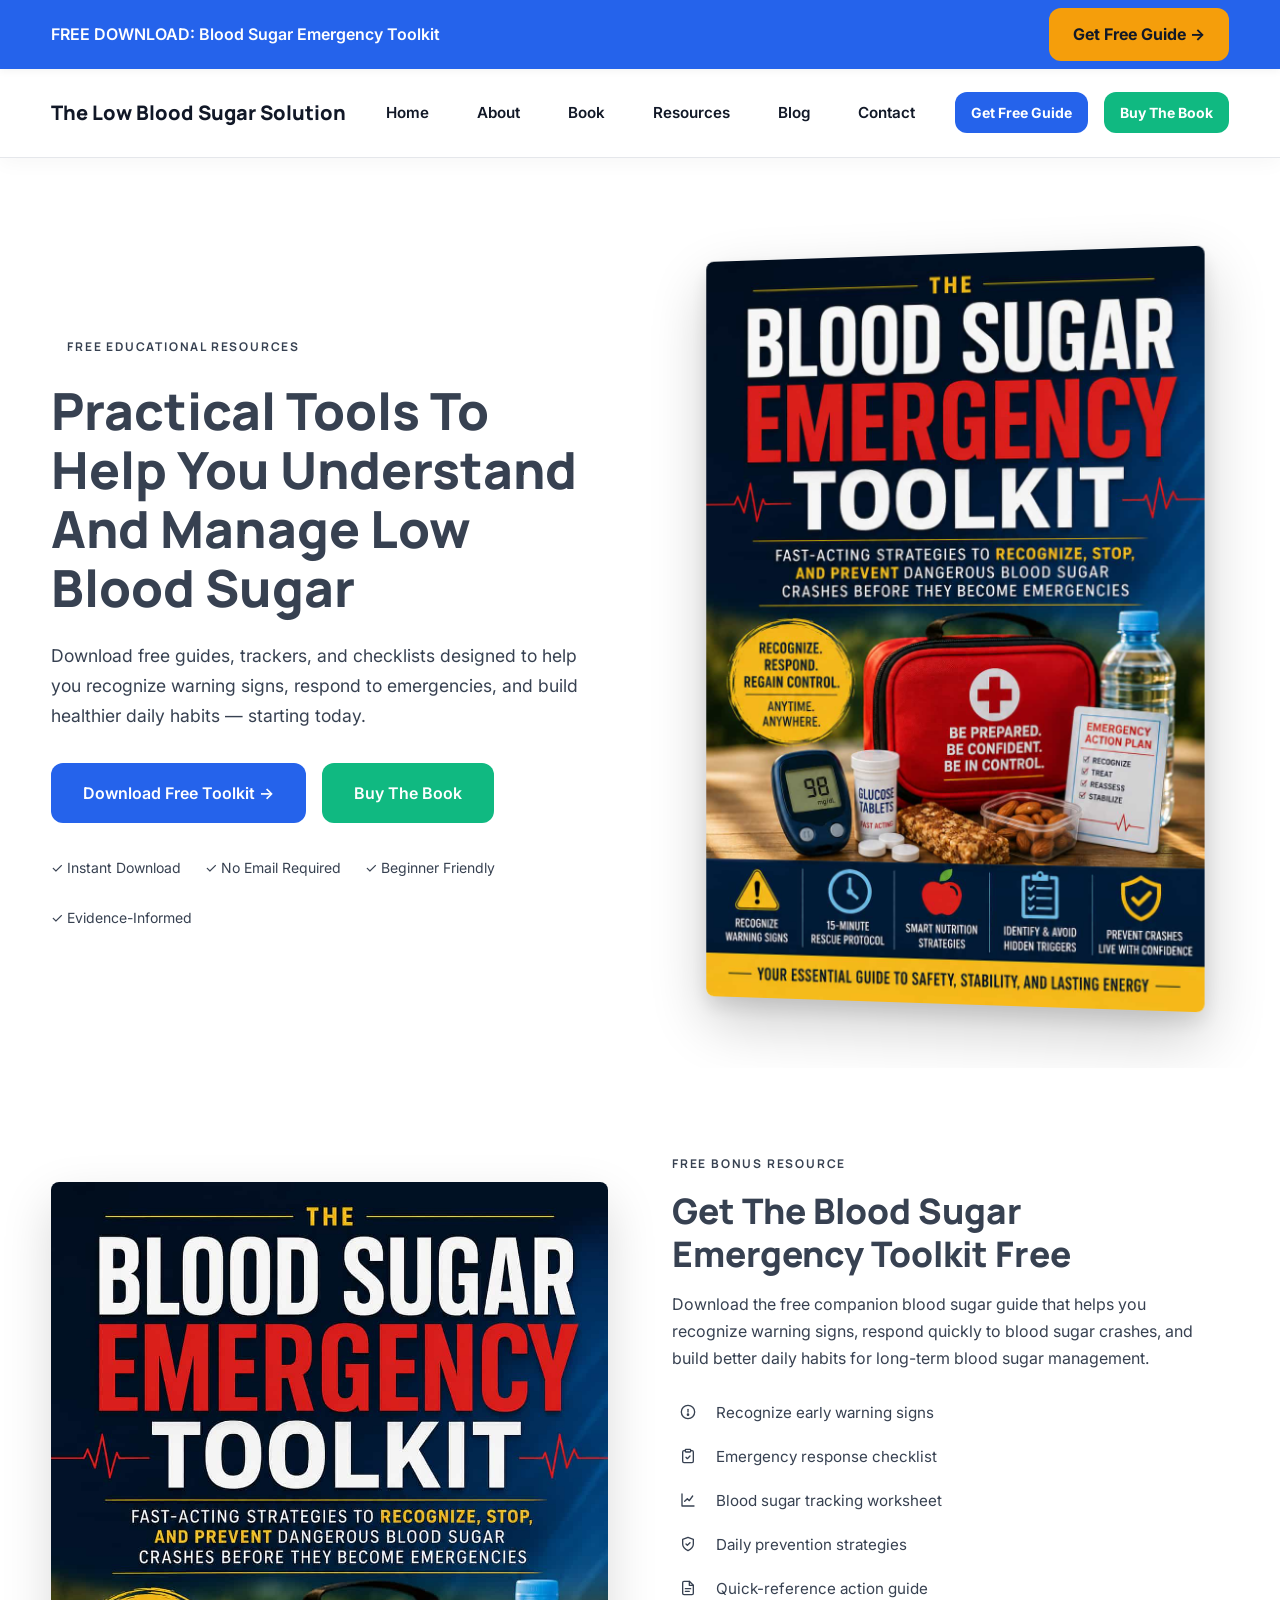
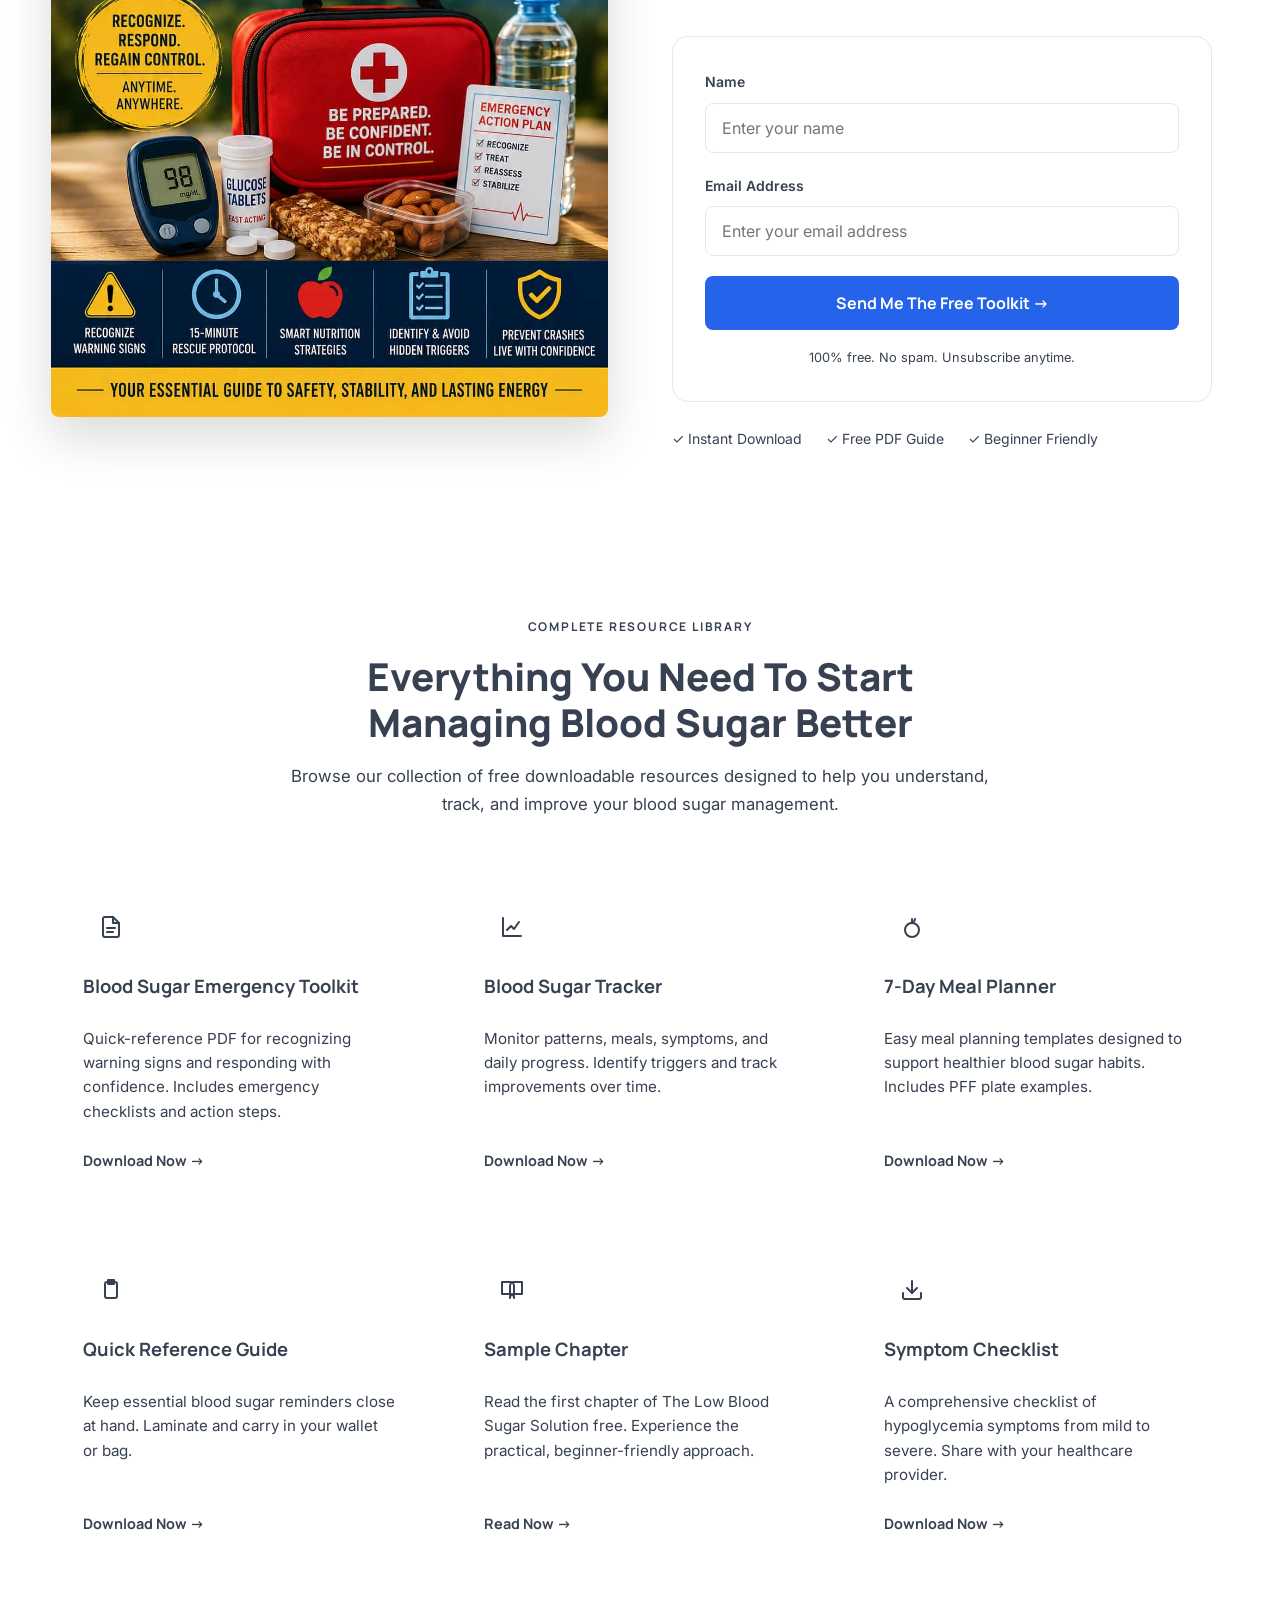
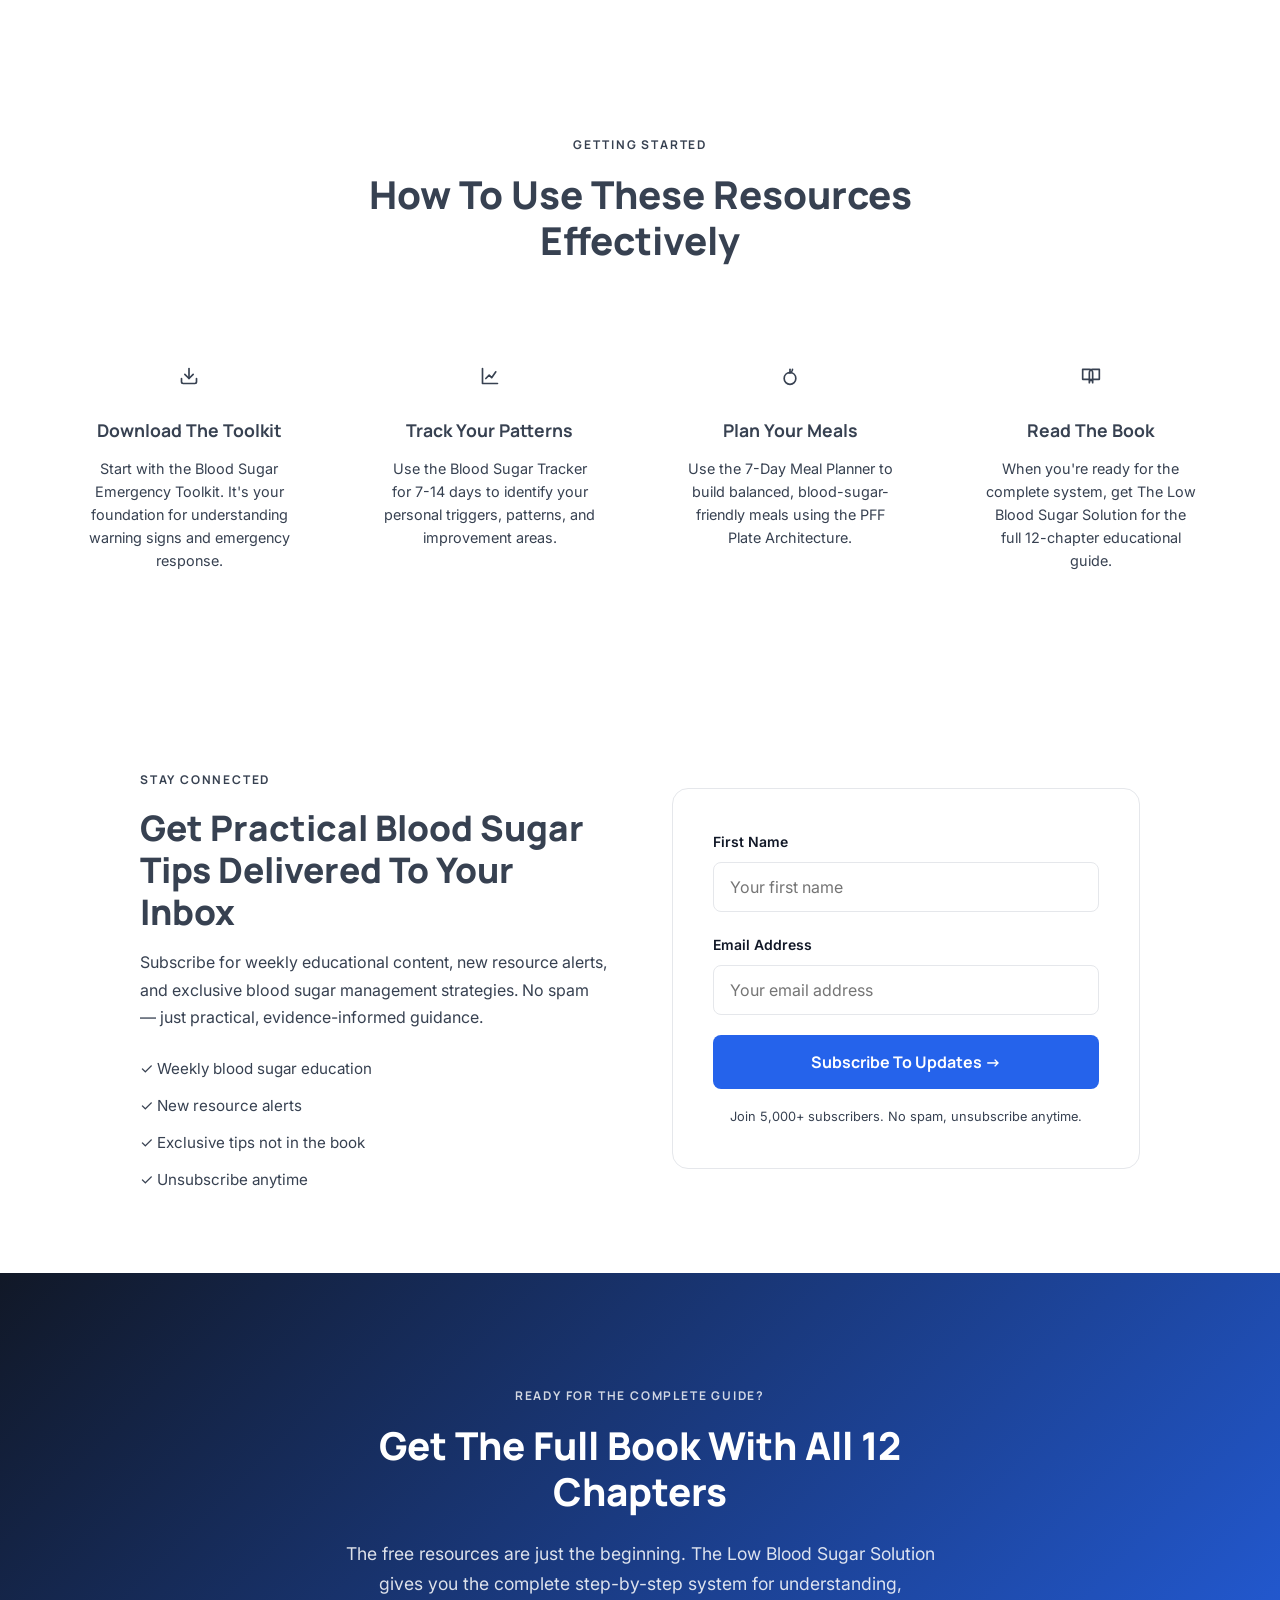
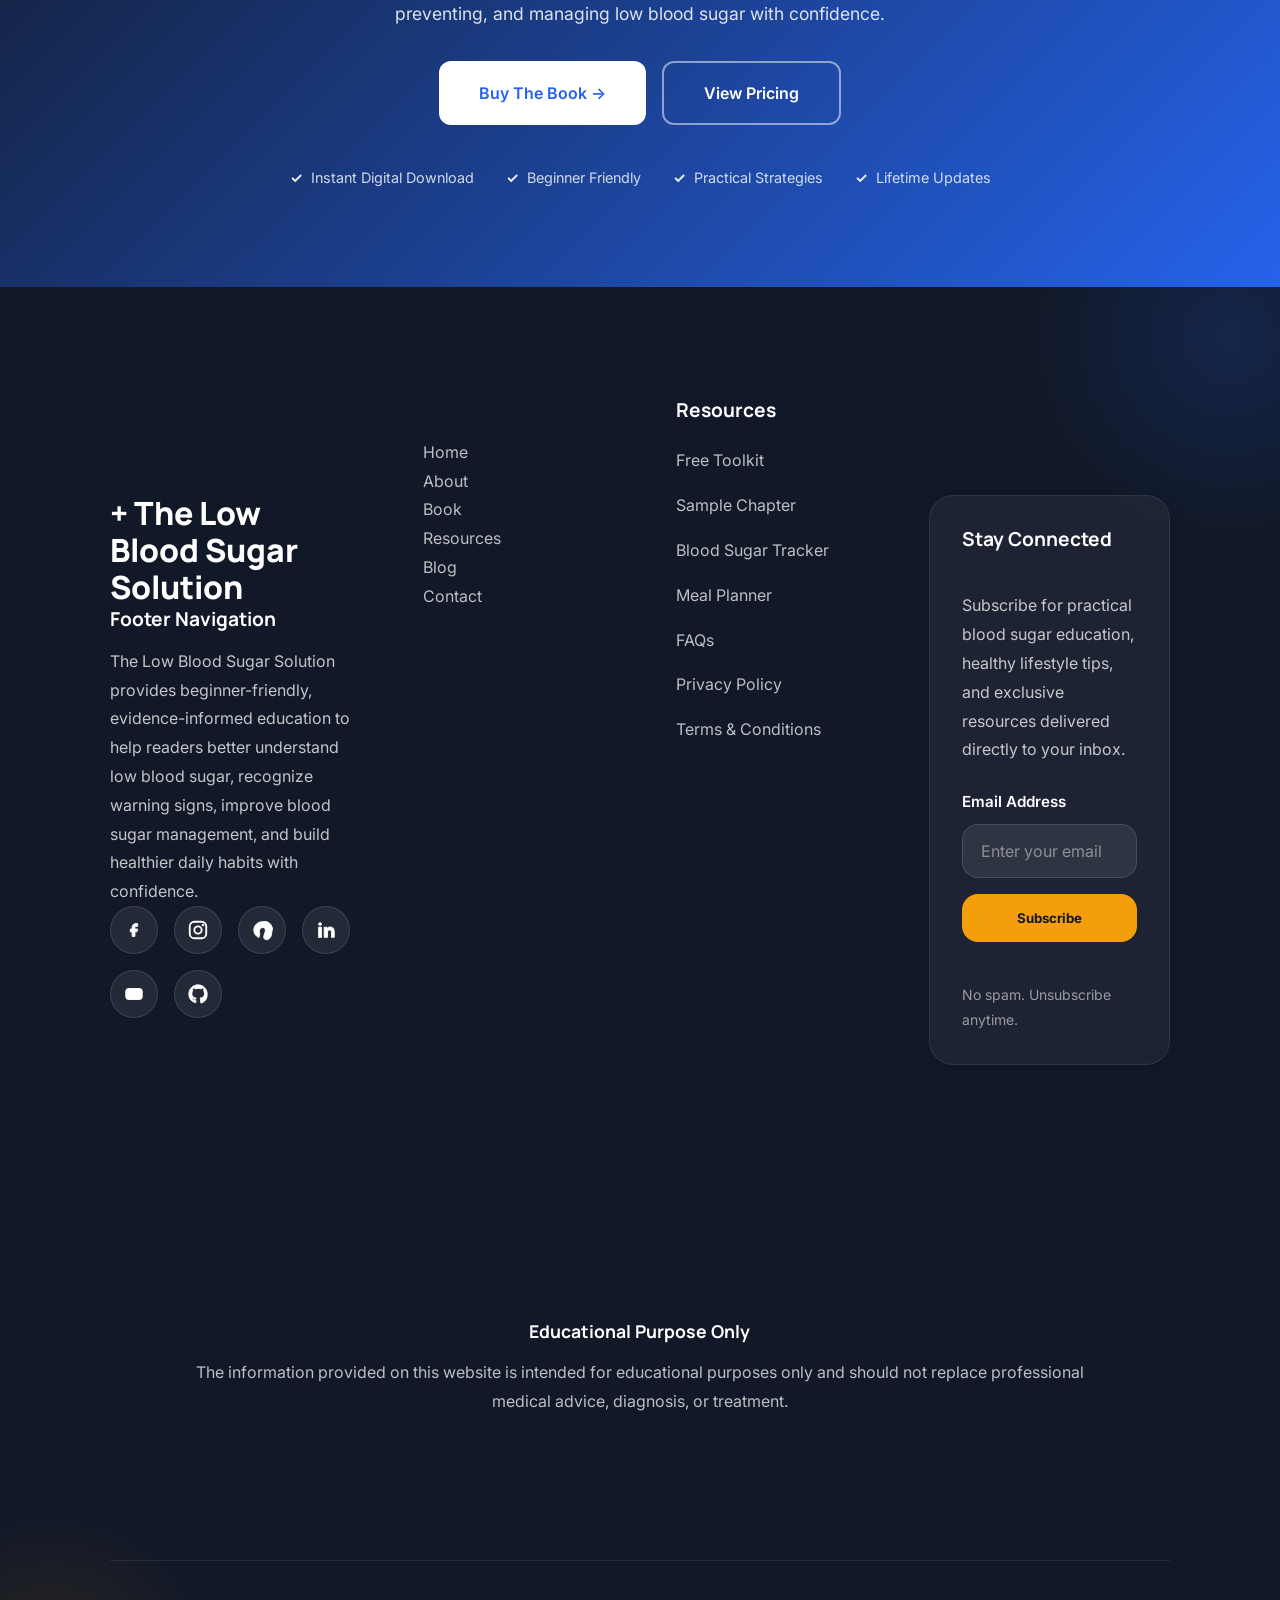
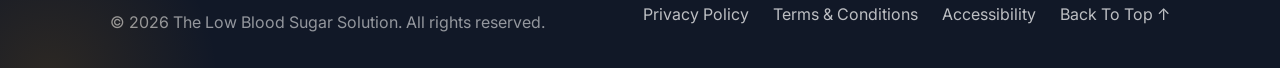
<file: resources.html>
<!DOCTYPE html>
<html lang="en">
<head>
    <meta charset="UTF-8">
    <meta name="viewport" content="width=device-width, initial-scale=1.0">
    <title>Free Resources - The Low Blood Sugar Solution</title>
    <link rel="preconnect" href="https://fonts.googleapis.com">
    <link rel="preconnect" href="https://fonts.gstatic.com" crossorigin>
    <link href="https://fonts.googleapis.com/css2?family=Inter:wght@400;500;600;700&family=Manrope:wght@600;700;800&display=swap" rel="stylesheet">
    <link rel="stylesheet" href="css/variables.css">
    <link rel="stylesheet" href="css/base.css">
    <link rel="stylesheet" href="css/layout.css">
    <link rel="stylesheet" href="css/components.css">
    <link rel="stylesheet" href="css/sections.css">
    <link rel="stylesheet" href="css/responsive.css">
    <link rel="stylesheet" href="css/style.css">
    <link rel="stylesheet" href="css/resources.css">
    <link rel="stylesheet" href="css/home/footer.css">
    <link rel="stylesheet" href="css/home/navbar.css">
</head>
<body>

    <!-- ============================================
         ANNOUNCEMENT BAR
    ============================================ -->
    <div class="announcement-bar" role="region" aria-label="Free download announcement">
        <div class="container">
            <p class="announcement-bar__message">
                FREE DOWNLOAD: Blood Sugar Emergency Toolkit
            </p>
            <a href="#lead-magnet" class="announcement-bar__cta" aria-label="Get Free Blood Sugar Guide">
                Get Free Guide →
            </a>
        </div>
    </div>

    <!-- ============================================
         SITE HEADER / NAVBAR
    ============================================ -->
    <header class="site-header">
        <div class="container">
            <nav class="navbar" aria-label="Primary Navigation">
                <a href="index.html" class="navbar__logo">
                    The Low Blood Sugar Solution
                </a>
                <ul class="navbar__menu">
                    <li><a href="index.html" class="navbar__link">Home</a></li>
                    <li><a href="about.html" class="navbar__link">About</a></li>
                    <li><a href="book.html" class="navbar__link">Book</a></li>
                    <li><a href="resources.html" class="navbar__link navbar__link--active">Resources</a></li>
                    <li><a href="blog.html" class="navbar__link">Blog</a></li>
                    <li><a href="contact.html" class="navbar__link">Contact</a></li>
                </ul>
                <div class="navbar__actions">
                    <a href="#lead-magnet" class="btn btn-primary">Get Free Guide</a>
                    <a href="book.html" class="btn btn-secondary">Buy The Book</a>
                </div>
                <details class="mobile-nav">
                    <summary class="mobile-nav__toggle" aria-label="Open navigation menu">
                        <span></span>
                        <span></span>
                        <span></span>
                    </summary>
                    <div class="mobile-nav__panel">
                        <ul class="mobile-nav__menu">
                            <li><a href="index.html">Home</a></li>
                            <li><a href="about.html">About</a></li>
                            <li><a href="book.html">Book</a></li>
                            <li><a href="resources.html">Resources</a></li>
                            <li><a href="blog.html">Blog</a></li>
                            <li><a href="contact.html">Contact</a></li>
                        </ul>
                        <div class="mobile-nav__actions">
                            <a href="#lead-magnet" class="btn btn-primary">Get Free Guide</a>
                            <a href="book.html" class="btn btn-secondary">Buy The Book</a>
                        </div>
                    </div>
                </details>
            </nav>
        </div>
    </header>

    <main>

        <!-- ============================================
             HERO SECTION
        ============================================ -->
        <section class="resources-hero" aria-labelledby="resources-hero-title">
            <div class="container">
                <div class="resources-hero__wrapper">
                    <div class="resources-hero__content">
                        <span class="resources-hero__eyebrow">FREE EDUCATIONAL RESOURCES</span>
                        <h1 id="resources-hero-title" class="resources-hero__title">
                            Practical Tools To Help You Understand And Manage Low Blood Sugar
                        </h1>
                        <p class="resources-hero__description">
                            Download free guides, trackers, and checklists designed to help you recognize warning signs, respond to emergencies, and build healthier daily habits — starting today.
                        </p>
                        <div class="resources-hero__actions">
                            <a href="#lead-magnet" class="btn btn-primary resources-hero__cta" aria-label="Download Free Toolkit">
                                Download Free Toolkit →
                            </a>
                            <a href="book.html" class="btn btn-secondary resources-hero__cta" aria-label="Buy The Book">
                                Buy The Book
                            </a>
                        </div>
                        <div class="resources-hero__trust">
                            <div class="resources-hero__trust-item">✓ Instant Download</div>
                            <div class="resources-hero__trust-item">✓ No Email Required</div>
                            <div class="resources-hero__trust-item">✓ Beginner Friendly</div>
                            <div class="resources-hero__trust-item">✓ Evidence-Informed</div>
                        </div>
                    </div>
                    <div class="resources-hero__visual">
                        <div class="resources-hero__shape resources-hero__shape--one"></div>
                        <div class="resources-hero__shape resources-hero__shape--two"></div>
                        <div class="resources-hero__image-wrapper">
                            <img src="images/resources/emergency-toolkit.jpg" alt="Blood Sugar Emergency Toolkit Free PDF Guide" class="resources-hero__image" loading="eager" width="500" height="700">
                        </div>
                    </div>
                </div>
            </div>
        </section>

        <!-- ============================================
             LEAD MAGNET / EMAIL CAPTURE
        ============================================ -->
        <section class="resources-lead" id="lead-magnet" aria-labelledby="resources-lead-title">
            <div class="container">
                <div class="resources-lead__wrapper">
                    <div class="resources-lead__visual">
                        <div class="resources-lead__image-wrapper">
                            <img src="images/resources/emergency-toolkit.jpg" alt="Blood Sugar Emergency Toolkit Free PDF Guide" class="resources-lead__image" loading="lazy">
                        </div>
                    </div>
                    <div class="resources-lead__content">
                        <span class="resources-lead__eyebrow">FREE BONUS RESOURCE</span>
                        <h2 id="resources-lead-title" class="resources-lead__title">
                            Get The Blood Sugar Emergency Toolkit Free
                        </h2>
                        <p class="resources-lead__description">
                            Download the free companion blood sugar guide that helps you recognize warning signs, respond quickly to blood sugar crashes, and build better daily habits for long-term blood sugar management.
                        </p>
                        <div class="resources-lead__benefits">
                            <div class="lead-benefit-item">
                                <div class="lead-benefit-item__icon">
                                    <svg xmlns="http://www.w3.org/2000/svg" width="24" height="24" viewBox="0 0 24 24" fill="none" stroke="currentColor" stroke-width="2" stroke-linecap="round" stroke-linejoin="round"><circle cx="12" cy="12" r="10"/><line x1="12" y1="8" x2="12" y2="12"/><circle cx="12" cy="16" r="1"/></svg>
                                </div>
                                <span>Recognize early warning signs</span>
                            </div>
                            <div class="lead-benefit-item">
                                <div class="lead-benefit-item__icon">
                                    <svg xmlns="http://www.w3.org/2000/svg" width="24" height="24" viewBox="0 0 24 24" fill="none" stroke="currentColor" stroke-width="2" stroke-linecap="round" stroke-linejoin="round"><rect x="8" y="2" width="8" height="4" rx="1"/><path d="M8 4H6a2 2 0 0 0-2 2v14a2 2 0 0 0 2 2h12a2 2 0 0 0 2-2V6a2 2 0 0 0-2-2h-2"/><path d="m9 14 2 2 4-4"/></svg>
                                </div>
                                <span>Emergency response checklist</span>
                            </div>
                            <div class="lead-benefit-item">
                                <div class="lead-benefit-item__icon">
                                    <svg xmlns="http://www.w3.org/2000/svg" width="24" height="24" viewBox="0 0 24 24" fill="none" stroke="currentColor" stroke-width="2" stroke-linecap="round" stroke-linejoin="round"><path d="M3 3v18h18"/><path d="m7 14 4-4 3 3 5-7"/></svg>
                                </div>
                                <span>Blood sugar tracking worksheet</span>
                            </div>
                            <div class="lead-benefit-item">
                                <div class="lead-benefit-item__icon">
                                    <svg xmlns="http://www.w3.org/2000/svg" width="24" height="24" viewBox="0 0 24 24" fill="none" stroke="currentColor" stroke-width="2" stroke-linecap="round" stroke-linejoin="round"><path d="M12 22s8-4 8-10V5l-8-3-8 3v7c0 6 8 10 8 10z"/><path d="m9 12 2 2 4-4"/></svg>
                                </div>
                                <span>Daily prevention strategies</span>
                            </div>
                            <div class="lead-benefit-item">
                                <div class="lead-benefit-item__icon">
                                    <svg xmlns="http://www.w3.org/2000/svg" width="24" height="24" viewBox="0 0 24 24" fill="none" stroke="currentColor" stroke-width="2" stroke-linecap="round" stroke-linejoin="round"><path d="M14 2H6a2 2 0 0 0-2 2v16a2 2 0 0 0 2 2h12a2 2 0 0 0 2-2V8z"/><path d="M14 2v6h6"/><path d="M8 13h8"/><path d="M8 17h6"/></svg>
                                </div>
                                <span>Quick-reference action guide</span>
                            </div>
                        </div>
                        <div class="resources-lead__form-card">
                            <form action="#" method="post" class="lead-form" aria-label="Blood Sugar Emergency Toolkit Form">
                                <div class="form-group">
                                    <label for="lead-name">Name</label>
                                    <input type="text" id="lead-name" name="name" placeholder="Enter your name" required aria-required="true">
                                </div>
                                <div class="form-group">
                                    <label for="lead-email">Email Address</label>
                                    <input type="email" id="lead-email" name="email" placeholder="Enter your email address" required aria-required="true">
                                </div>
                                <button type="submit" class="lead-form__button">
                                    Send Me The Free Toolkit →
                                </button>
                            </form>
                            <p class="lead-form__microcopy">100% free. No spam. Unsubscribe anytime.</p>
                        </div>
                        <div class="resources-lead__trust">
                            <span>✓ Instant Download</span>
                            <span>✓ Free PDF Guide</span>
                            <span>✓ Beginner Friendly</span>
                        </div>
                    </div>
                </div>
            </div>
        </section>

        <!-- ============================================
             ALL FREE RESOURCES GRID
        ============================================ -->
        <section class="resources-grid" id="all-resources" aria-labelledby="resources-grid-title">
            <div class="container">
                <div class="resources-grid__header">
                    <span class="resources-grid__eyebrow">COMPLETE RESOURCE LIBRARY</span>
                    <h2 id="resources-grid-title" class="resources-grid__title">
                        Everything You Need To Start Managing Blood Sugar Better
                    </h2>
                    <p class="resources-grid__description">
                        Browse our collection of free downloadable resources designed to help you understand, track, and improve your blood sugar management.
                    </p>
                </div>
                <div class="resources-grid__content">
                    <!-- Resource Card 1 -->
                    <article class="resource-card">
                        <div class="resource-card__icon">
                            <svg xmlns="http://www.w3.org/2000/svg" width="32" height="32" viewBox="0 0 24 24" fill="none" stroke="currentColor" stroke-width="2" stroke-linecap="round" stroke-linejoin="round"><path d="M14 2H6a2 2 0 0 0-2 2v16a2 2 0 0 0 2 2h12a2 2 0 0 0 2-2V8z"/><path d="M14 2v6h6"/><path d="M8 13h8"/><path d="M8 17h6"/></svg>
                        </div>
                        <span class="resource-card__badge">FREE</span>
                        <h3 class="resource-card__title">Blood Sugar Emergency Toolkit</h3>
                        <p class="resource-card__text">Quick-reference PDF for recognizing warning signs and responding with confidence. Includes emergency checklists and action steps.</p>
                        <a href="#lead-magnet" class="resource-card__link">Download Now →</a>
                    </article>
                    <!-- Resource Card 2 -->
                    <article class="resource-card">
                        <div class="resource-card__icon">
                            <svg xmlns="http://www.w3.org/2000/svg" width="32" height="32" viewBox="0 0 24 24" fill="none" stroke="currentColor" stroke-width="2" stroke-linecap="round" stroke-linejoin="round"><path d="M3 3v18h18"/><path d="m7 15 4-4 3 3 5-7"/></svg>
                        </div>
                        <span class="resource-card__badge">FREE</span>
                        <h3 class="resource-card__title">Blood Sugar Tracker</h3>
                        <p class="resource-card__text">Monitor patterns, meals, symptoms, and daily progress. Identify triggers and track improvements over time.</p>
                        <a href="#lead-magnet" class="resource-card__link">Download Now →</a>
                    </article>
                    <!-- Resource Card 3 -->
                    <article class="resource-card">
                        <div class="resource-card__icon">
                            <svg xmlns="http://www.w3.org/2000/svg" width="32" height="32" viewBox="0 0 24 24" fill="none" stroke="currentColor" stroke-width="2" stroke-linecap="round" stroke-linejoin="round"><path d="M12 8c4 0 7 3 7 7a7 7 0 0 1-14 0c0-4 3-7 7-7Z"/><path d="M12 8V4"/><path d="M15 4c0 2-2 4-4 4"/></svg>
                        </div>
                        <span class="resource-card__badge">FREE</span>
                        <h3 class="resource-card__title">7-Day Meal Planner</h3>
                        <p class="resource-card__text">Easy meal planning templates designed to support healthier blood sugar habits. Includes PFF plate examples.</p>
                        <a href="#lead-magnet" class="resource-card__link">Download Now →</a>
                    </article>
                    <!-- Resource Card 4 -->
                    <article class="resource-card">
                        <div class="resource-card__icon">
                            <svg xmlns="http://www.w3.org/2000/svg" width="32" height="32" viewBox="0 0 24 24" fill="none" stroke="currentColor" stroke-width="2" stroke-linecap="round" stroke-linejoin="round"><rect x="6" y="4" width="12" height="16" rx="2"/><path d="M9 2h6v4H9z"/></svg>
                        </div>
                        <span class="resource-card__badge">FREE</span>
                        <h3 class="resource-card__title">Quick Reference Guide</h3>
                        <p class="resource-card__text">Keep essential blood sugar reminders close at hand. Laminate and carry in your wallet or bag.</p>
                        <a href="#lead-magnet" class="resource-card__link">Download Now →</a>
                    </article>
                    <!-- Resource Card 5 -->
                    <article class="resource-card">
                        <div class="resource-card__icon">
                            <svg xmlns="http://www.w3.org/2000/svg" width="32" height="32" viewBox="0 0 24 24" fill="none" stroke="currentColor" stroke-width="2" stroke-linecap="round" stroke-linejoin="round"><path d="M2 4h8a4 4 0 0 1 4 4v12a4 4 0 0 0-4-4H2z"/><path d="M22 4h-8a4 4 0 0 0-4 4v12a4 4 0 0 1 4-4h8z"/></svg>
                        </div>
                        <span class="resource-card__badge">FREE</span>
                        <h3 class="resource-card__title">Sample Chapter</h3>
                        <p class="resource-card__text">Read the first chapter of The Low Blood Sugar Solution free. Experience the practical, beginner-friendly approach.</p>
                        <a href="sample-chapter.pdf" class="resource-card__link">Read Now →</a>
                    </article>
                    <!-- Resource Card 6 -->
                    <article class="resource-card">
                        <div class="resource-card__icon">
                            <svg xmlns="http://www.w3.org/2000/svg" width="32" height="32" viewBox="0 0 24 24" fill="none" stroke="currentColor" stroke-width="2" stroke-linecap="round" stroke-linejoin="round"><path d="M21 15v4a2 2 0 0 1-2 2H5a2 2 0 0 1-2-2v-4"/><polyline points="7 10 12 15 17 10"/><line x1="12" y1="15" x2="12" y2="3"/></svg>
                        </div>
                        <span class="resource-card__badge">FREE</span>
                        <h3 class="resource-card__title">Symptom Checklist</h3>
                        <p class="resource-card__text">A comprehensive checklist of hypoglycemia symptoms from mild to severe. Share with your healthcare provider.</p>
                        <a href="#lead-magnet" class="resource-card__link">Download Now →</a>
                    </article>
                </div>
            </div>
        </section>

        <!-- ============================================
             HOW TO USE THESE RESOURCES
        ============================================ -->
        <section class="resources-guide" id="how-to-use" aria-labelledby="resources-guide-title">
            <div class="container">
                <div class="resources-guide__header">
                    <span class="resources-guide__eyebrow">GETTING STARTED</span>
                    <h2 id="resources-guide-title" class="resources-guide__title">
                        How To Use These Resources Effectively
                    </h2>
                </div>
                <div class="resources-guide__steps">
                    <article class="guide-step">
                        <div class="guide-step__number">01</div>
                        <div class="guide-step__icon">
                            <svg xmlns="http://www.w3.org/2000/svg" width="28" height="28" viewBox="0 0 24 24" fill="none" stroke="currentColor" stroke-width="2" stroke-linecap="round" stroke-linejoin="round"><path d="M21 15v4a2 2 0 0 1-2 2H5a2 2 0 0 1-2-2v-4"/><polyline points="7 10 12 15 17 10"/><line x1="12" y1="15" x2="12" y2="3"/></svg>
                        </div>
                        <h3 class="guide-step__title">Download The Toolkit</h3>
                        <p class="guide-step__text">Start with the Blood Sugar Emergency Toolkit. It's your foundation for understanding warning signs and emergency response.</p>
                    </article>
                    <article class="guide-step">
                        <div class="guide-step__number">02</div>
                        <div class="guide-step__icon">
                            <svg xmlns="http://www.w3.org/2000/svg" width="28" height="28" viewBox="0 0 24 24" fill="none" stroke="currentColor" stroke-width="2" stroke-linecap="round" stroke-linejoin="round"><path d="M3 3v18h18"/><path d="m7 15 4-4 3 3 5-7"/></svg>
                        </div>
                        <h3 class="guide-step__title">Track Your Patterns</h3>
                        <p class="guide-step__text">Use the Blood Sugar Tracker for 7-14 days to identify your personal triggers, patterns, and improvement areas.</p>
                    </article>
                    <article class="guide-step">
                        <div class="guide-step__number">03</div>
                        <div class="guide-step__icon">
                            <svg xmlns="http://www.w3.org/2000/svg" width="28" height="28" viewBox="0 0 24 24" fill="none" stroke="currentColor" stroke-width="2" stroke-linecap="round" stroke-linejoin="round"><path d="M12 8c4 0 7 3 7 7a7 7 0 0 1-14 0c0-4 3-7 7-7Z"/><path d="M12 8V4"/><path d="M15 4c0 2-2 4-4 4"/></svg>
                        </div>
                        <h3 class="guide-step__title">Plan Your Meals</h3>
                        <p class="guide-step__text">Use the 7-Day Meal Planner to build balanced, blood-sugar-friendly meals using the PFF Plate Architecture.</p>
                    </article>
                    <article class="guide-step">
                        <div class="guide-step__number">04</div>
                        <div class="guide-step__icon">
                            <svg xmlns="http://www.w3.org/2000/svg" width="28" height="28" viewBox="0 0 24 24" fill="none" stroke="currentColor" stroke-width="2" stroke-linecap="round" stroke-linejoin="round"><path d="M2 4h8a4 4 0 0 1 4 4v12a4 4 0 0 0-4-4H2z"/><path d="M22 4h-8a4 4 0 0 0-4 4v12a4 4 0 0 1 4-4h8z"/></svg>
                        </div>
                        <h3 class="guide-step__title">Read The Book</h3>
                        <p class="guide-step__text">When you're ready for the complete system, get The Low Blood Sugar Solution for the full 12-chapter educational guide.</p>
                    </article>
                </div>
            </div>
        </section>

        <!-- ============================================
             NEWSLETTER SIGNUP
        ============================================ -->
        <section class="resources-newsletter" id="newsletter" aria-labelledby="resources-newsletter-title">
            <div class="container">
                <div class="resources-newsletter__wrapper">
                    <div class="resources-newsletter__content">
                        <span class="resources-newsletter__eyebrow">STAY CONNECTED</span>
                        <h2 id="resources-newsletter-title" class="resources-newsletter__title">
                            Get Practical Blood Sugar Tips Delivered To Your Inbox
                        </h2>
                        <p class="resources-newsletter__text">
                            Subscribe for weekly educational content, new resource alerts, and exclusive blood sugar management strategies. No spam — just practical, evidence-informed guidance.
                        </p>
                        <ul class="resources-newsletter__benefits">
                            <li>✓ Weekly blood sugar education</li>
                            <li>✓ New resource alerts</li>
                            <li>✓ Exclusive tips not in the book</li>
                            <li>✓ Unsubscribe anytime</li>
                        </ul>
                    </div>
                    <div class="resources-newsletter__form-wrapper">
                        <form class="newsletter-form" action="#" method="post" aria-label="Newsletter Signup Form">
                            <div class="form-group">
                                <label for="newsletter-name">First Name</label>
                                <input type="text" id="newsletter-name" name="name" placeholder="Your first name" required>
                            </div>
                            <div class="form-group">
                                <label for="newsletter-email">Email Address</label>
                                <input type="email" id="newsletter-email" name="email" placeholder="Your email address" required>
                            </div>
                            <button type="submit" class="newsletter-form__button">
                                Subscribe To Updates →
                            </button>
                        </form>
                        <p class="newsletter-form__microcopy">Join 5,000+ subscribers. No spam, unsubscribe anytime.</p>
                    </div>
                </div>
            </div>
        </section>

        <!-- ============================================
             FINAL CTA
        ============================================ -->
        <section class="resources-final-cta" id="final-cta" aria-labelledby="resources-final-cta-title">
            <div class="container">
                <div class="resources-final-cta__content">
                    <header class="resources-final-cta__header">
                        <p class="resources-final-cta__eyebrow">READY FOR THE COMPLETE GUIDE?</p>
                        <h2 id="resources-final-cta-title" class="resources-final-cta__title">
                            Get The Full Book With All 12 Chapters
                        </h2>
                        <p class="resources-final-cta__description">
                            The free resources are just the beginning. The Low Blood Sugar Solution gives you the complete step-by-step system for understanding, preventing, and managing low blood sugar with confidence.
                        </p>
                    </header>
                    <div class="resources-final-cta__actions">
                        <a href="book.html" class="btn btn--primary resources-final-cta__button resources-final-cta__button--primary" aria-label="Buy The Book">
                            Buy The Book →
                        </a>
                        <a href="book.html#pricing" class="btn btn--outline resources-final-cta__button resources-final-cta__button--secondary" aria-label="View Pricing">
                            View Pricing
                        </a>
                    </div>
                    <div class="resources-final-cta__trust" aria-label="Trust Indicators">
                        <article class="resources-final-cta__trust-item">
                            <span class="resources-final-cta__trust-icon" aria-hidden="true">✓</span>
                            <span class="resources-final-cta__trust-text">Instant Digital Download</span>
                        </article>
                        <article class="resources-final-cta__trust-item">
                            <span class="resources-final-cta__trust-icon" aria-hidden="true">✓</span>
                            <span class="resources-final-cta__trust-text">Beginner Friendly</span>
                        </article>
                        <article class="resources-final-cta__trust-item">
                            <span class="resources-final-cta__trust-icon" aria-hidden="true">✓</span>
                            <span class="resources-final-cta__trust-text">Practical Strategies</span>
                        </article>
                        <article class="resources-final-cta__trust-item">
                            <span class="resources-final-cta__trust-icon" aria-hidden="true">✓</span>
                            <span class="resources-final-cta__trust-text">Lifetime Updates</span>
                        </article>
                    </div>
                </div>
            </div>
        </section>

    </main>

    <!-- ============================================
         FOOTER
    ============================================ -->
    <footer id="footer" class="footer" aria-labelledby="footer-title">
        <div class="container">
            <div class="footer__grid">
                <section class="footer__brand" aria-labelledby="footer-title">
                    <a href="index.html" class="footer__logo" aria-label="The Low Blood Sugar Solution Home">
                        <span class="footer__logo-mark">+</span>
                        <span class="footer__logo-text">The Low Blood Sugar Solution</span>
                    </a>
                    <h2 id="footer-title" class="footer__heading footer__heading--visually-hidden">Footer Navigation</h2>
                    <p class="footer__description">The Low Blood Sugar Solution provides beginner-friendly, evidence-informed education to help readers better understand low blood sugar, recognize warning signs, improve blood sugar management, and build healthier daily habits with confidence.</p>
                    <div class="footer__social" aria-label="Social media links">
                        <a href="#" class="footer__social-link" aria-label="Visit our Facebook page">
                            <svg viewBox="0 0 24 24" aria-hidden="true" class="footer__icon"><path d="M14 8h2V5h-2c-2.2 0-4 1.8-4 4v2H8v3h2v5h3v-5h2.2l.8-3H13V9c0-.6.4-1 1-1Z" fill="currentColor"/></svg>
                        </a>
                        <a href="#" class="footer__social-link" aria-label="Visit our Instagram profile">
                            <svg viewBox="0 0 24 24" aria-hidden="true" class="footer__icon"><rect x="3" y="3" width="18" height="18" rx="5" fill="none" stroke="currentColor" stroke-width="2"/><circle cx="12" cy="12" r="4" fill="none" stroke="currentColor" stroke-width="2"/><circle cx="17.5" cy="6.5" r="1" fill="currentColor"/></svg>
                        </a>
                        <a href="#" class="footer__social-link" aria-label="Visit our Pinterest profile">
                            <svg viewBox="0 0 24 24" aria-hidden="true" class="footer__icon"><path d="M12 3a9 9 0 0 0-3.4 17.3l1-4.1c-.3-.7-.5-1.6-.5-2.5 0-2.3 1.3-4.4 3.8-4.4 1.8 0 2.8 1.3 2.8 2.9 0 1.8-1.2 4.4-1.8 6.8-.5 2 1 3.6 2.9 3.6 3.5 0 5.8-3.6 5.8-7.9A8.6 8.6 0 0 0 12 3Z" fill="currentColor"/></svg>
                        </a>
                        <a href="#" class="footer__social-link" aria-label="Visit our LinkedIn page">
                            <svg viewBox="0 0 24 24" aria-hidden="true" class="footer__icon"><rect x="4" y="9" width="3" height="11" fill="currentColor"/><circle cx="5.5" cy="5.5" r="1.5" fill="currentColor"/><path d="M10 9h3v1.6c.6-1.1 1.8-1.9 3.5-1.9 2.8 0 4.5 1.8 4.5 5v6.3h-3v-5.5c0-1.6-.7-2.5-2-2.5-1.4 0-2.3.9-2.3 2.5v5.5H10Z" fill="currentColor"/></svg>
                        </a>
                        <a href="#" class="footer__social-link" aria-label="Visit our YouTube channel">
                            <svg viewBox="0 0 24 24" aria-hidden="true" class="footer__icon"><rect x="3" y="6" width="18" height="12" rx="3" fill="currentColor"/><polygon points="10,9 16,12 10,15" fill="white"/></svg>
                        </a>
                        <a href="#" class="footer__social-link" aria-label="Visit our GitHub profile">
                            <svg viewBox="0 0 24 24" aria-hidden="true" class="footer__icon"><path d="M12 2C6.5 2 2 6.5 2 12a10 10 0 0 0 7 9.5c.5.1.7-.2.7-.5v-2c-2.8.6-3.4-1.2-3.4-1.2-.4-1.1-1-1.4-1-1.4-.8-.6.1-.6.1-.6.9.1 1.4 1 1.4 1 .8 1.4 2.2 1 2.7.8.1-.6.3-1 .6-1.2-2.3-.3-4.8-1.2-4.8-5.2 0-1.1.4-2.1 1-2.8-.1-.3-.5-1.4.1-2.9 0 0 .9-.3 3 .9.9-.3 1.8-.5 2.8-.5 1 0 1.9.2 2.8.5 2.1-1.2 3-.9 3-.9.6 1.5.2 2.6.1 2.9.6.7 1 1.7 1 2.8 0 4.1-2.5 4.9-4.9 5.2.4.4.7 1 .7 2v3c0 .3.2.6.7.5A10 10 0 0 0 22 12C22 6.5 17.5 2 12 2Z" fill="currentColor"/></svg>
                        </a>
                    </div>
                </section>
                <nav class="footer__nav" aria-labelledby="footer-nav-heading">
                    <h3 id="footer-nav-heading" class="footer__title">Quick Links</h3>
                    <ul class="footer__menu">
                        <li class="footer__item"><a href="index.html" class="footer__link">Home</a></li>
                        <li class="footer__item"><a href="about.html" class="footer__link">About</a></li>
                        <li class="footer__item"><a href="book.html" class="footer__link">Book</a></li>
                        <li class="footer__item"><a href="resources.html" class="footer__link">Resources</a></li>
                        <li class="footer__item"><a href="blog.html" class="footer__link">Blog</a></li>
                        <li class="footer__item"><a href="contact.html" class="footer__link">Contact</a></li>
                    </ul>
                </nav>
                <nav class="footer__column footer__nav" aria-labelledby="footer-resources-heading">
                    <h3 id="footer-resources-heading" class="footer__heading">Resources</h3>
                    <ul class="footer__list">
                        <li class="footer__item"><a href="#lead-magnet" class="footer__link">Free Toolkit</a></li>
                        <li class="footer__item"><a href="sample-chapter.pdf" class="footer__link">Sample Chapter</a></li>
                        <li class="footer__item"><a href="#all-resources" class="footer__link">Blood Sugar Tracker</a></li>
                        <li class="footer__item"><a href="#all-resources" class="footer__link">Meal Planner</a></li>
                        <li class="footer__item"><a href="book.html#faq" class="footer__link">FAQs</a></li>
                        <li class="footer__item"><a href="privacy.html" class="footer__link">Privacy Policy</a></li>
                        <li class="footer__item"><a href="terms.html" class="footer__link">Terms & Conditions</a></li>
                    </ul>
                </nav>
                <section class="footer__column footer__newsletter" aria-labelledby="newsletter-heading">
                    <div class="footer__newsletter-card">
                        <h3 id="newsletter-heading" class="footer__heading">Stay Connected</h3>
                        <p class="footer__newsletter-text">Subscribe for practical blood sugar education, healthy lifestyle tips, and exclusive resources delivered directly to your inbox.</p>
                        <form class="footer__form" action="#" method="post">
                            <div class="footer__field">
                                <label for="footer-email" class="footer__label">Email Address</label>
                                <input id="footer-email" name="email" type="email" class="footer__input" placeholder="Enter your email" autocomplete="email" required>
                            </div>
                            <button type="submit" class="footer__button">Subscribe</button>
                        </form>
                        <p class="footer__microcopy">No spam. Unsubscribe anytime.</p>
                    </div>
                </section>
            </div>
            <section class="footer__disclaimer" aria-labelledby="footer-disclaimer-title">
                <h3 id="footer-disclaimer-title" class="footer__disclaimer-title">Educational Purpose Only</h3>
                <p class="footer__disclaimer-text">The information provided on this website is intended for educational purposes only and should not replace professional medical advice, diagnosis, or treatment.</p>
            </section>
            <hr class="footer__divider">
            <div class="footer__bottom">
                <p class="footer__copyright">© 2026 The Low Blood Sugar Solution. All rights reserved.</p>
                <nav class="footer__bottom-nav" aria-label="Legal Navigation">
                    <a href="privacy.html" class="footer__bottom-link">Privacy Policy</a>
                    <a href="terms.html" class="footer__bottom-link">Terms & Conditions</a>
                    <a href="accessibility.html" class="footer__bottom-link">Accessibility</a>
                    <a href="#top" class="footer__bottom-link">Back To Top ↑</a>
                </nav>
            </div>
        </div>
    </footer>

</body>
</html>
</file>
<file: css/variables.css>
/* ==========================
   DESIGN TOKENS
========================== */

:root {

    /* COLORS */

    --primary: #2563eb;
    --secondary: #10b981;
    --accent: #f59e0b;

    --dark: #111827;
    --text: #374151;
    --muted: #6b7280;

    --border: #e5e7eb;
    --surface: #f9fafb;
    --white: #ffffff;

    /* TYPOGRAPHY */

    --font-heading: "Manrope", sans-serif;
    --font-body: "Inter", sans-serif;

    /* FONT SIZES */

    --fs-900: 4rem;
    --fs-800: 3rem;
    --fs-700: 2rem;
    --fs-600: 1.5rem;
    --fs-500: 1.25rem;
    --fs-400: 1rem;
    --fs-300: .875rem;

    /* SPACING */

    --space-1: 8px;
    --space-2: 16px;
    --space-3: 24px;
    --space-4: 32px;
    --space-5: 48px;
    --space-6: 64px;
    --space-7: 80px;
    --space-8: 96px;
    --space-9: 120px;
    --space-10: 160px;

    /* RADIUS */

    --radius-sm: 8px;
    --radius-md: 12px;
    --radius-lg: 16px;
    --radius-xl: 24px;

    /* SHADOWS */

    --shadow-sm:
    0 2px 8px rgba(0,0,0,.05);

    --shadow-md:
    0 8px 24px rgba(0,0,0,.08);

    --shadow-lg:
    0 20px 60px rgba(0,0,0,.12);

    /* CONTAINER */

    --container-width: 1280px;

    /* TRANSITIONS */

    --transition:
    all .3s ease;
}
</file>
<file: css/base.css>
/* ==========================
   RESET
========================== */

*,
*::before,
*::after{
    margin:0;
    padding:0;
    box-sizing:border-box;
}

html{
    scroll-behavior:smooth;
}

body{

    font-family:var(--font-body);

    color:var(--text);

    background:var(--white);

    line-height:1.8;

    overflow-x:hidden;
}

img{
    display:block;
    max-width:100%;
}

a{
    text-decoration:none;
    color:inherit;
}

ul{
    list-style:none;
}

/* ==========================
   TYPOGRAPHY
========================== */

h1,h2,h3,h4{

    font-family:var(--font-heading);

    color:var(--dark);

    line-height:1.2;
}

h1{
    font-size:var(--fs-900);
}

h2{
    font-size:var(--fs-800);
}

h3{
    font-size:var(--fs-700);
}

p{
    margin-top:1rem;
}

/* ==========================
   SECTIONS
========================== */

section{
    padding-block:96px;
}
</file>
<file: css/layout.css>
/* ==========================
   CONTAINER
========================== */

.container{

    width:min(
        var(--container-width),
        92%
    );

    margin-inline:auto;
}

/* ==========================
   GRID UTILITIES
========================== */

.grid{
    display:grid;
}

.grid-2{
    grid-template-columns:
    repeat(2,1fr);
}

.grid-3{
    grid-template-columns:
    repeat(3,1fr);
}

.grid-4{
    grid-template-columns:
    repeat(4,1fr);
}

.gap-lg{
    gap:48px;
}

.gap-md{
    gap:32px;
}

.gap-sm{
    gap:24px;
}
</file>
<file: css/components.css>
/* ==========================
   BUTTONS
========================== */

.btn{

    display:inline-flex;

    align-items:center;

    justify-content:center;

    padding:16px 32px;

    border-radius:12px;

    font-weight:700;

    transition:var(--transition);
}

.btn-primary{

    background:var(--primary);

    color:white;
}

.btn-primary:hover{

    transform:translateY(-2px);
}

.btn-secondary{

    background:var(--secondary);

    color:white;
}

.btn-outline{

    border:2px solid var(--primary);

    color:var(--primary);
}

/* ==========================
   CARDS
========================== */

.card{

    background:white;

    padding:32px;

    border-radius:16px;

    border:1px solid var(--border);

    box-shadow:var(--shadow-sm);

    transition:var(--transition);
}

.card:hover{

    transform:translateY(-6px);

    box-shadow:var(--shadow-lg);
}
</file>
<file: css/sections.css>
.hero{
    padding-top:120px;
}

.problem{
    background:var(--surface);
}

.book-benefits{
    background:var(--surface);
}

.final-cta{
    background:var(--primary);
}
</file>
<file: css/responsive.css>
/* TABLET */

@media(max-width:992px){

    .grid-4{
        grid-template-columns:
        repeat(2,1fr);
    }
}

/* MOBILE */

@media(max-width:768px){

    .grid-2,
    .grid-3,
    .grid-4{

        grid-template-columns:1fr;
    }

    h1{
        font-size:2.5rem;
    }

    h2{
        font-size:2rem;
    }

    h3{
        font-size:1.5rem;
    }

    section{
        padding-block:64px;
    }
}
</file>
<file: css/style.css>
/* ==========================
   ANNOUNCEMENT BAR
========================== */

.announcement-bar {
    position: sticky;
    top: 0;
    z-index: 1000;

    background: var(--primary);
    box-shadow: var(--shadow-sm);
}

.announcement-bar .container {
    display: flex;
    align-items: center;
    justify-content: space-between;
    gap: var(--space-2);

    min-height: 56px;
    padding-block: var(--space-1);
}

.announcement-bar__message {
    margin: 0;

    color: var(--white);

    font-size: 0.875rem;
    font-weight: 600;

    white-space: nowrap;
    overflow: hidden;
    text-overflow: ellipsis;

    flex: 1;
}

.announcement-bar__cta {
    display: inline-flex;
    align-items: center;
    justify-content: center;

    flex-shrink: 0;

    padding: 8px 16px;

    background: var(--accent);
    color: var(--dark);

    border-radius: var(--radius-md);

    font-size: 0.875rem;
    font-weight: 700;

    transition: var(--transition);
}

.announcement-bar__cta:hover {
    transform: translateY(-2px);
    box-shadow: var(--shadow-md);
}

.announcement-bar__cta:focus-visible {
    outline: 2px solid var(--white);
    outline-offset: 2px;
}

/* ==========================
   TABLET
========================== */

@media (min-width: 768px) {
    .announcement-bar .container {
        min-height: 60px;
    }

    .announcement-bar__message {
        font-size: 0.95rem;
    }

    .announcement-bar__cta {
        padding: 10px 20px;
        font-size: 0.95rem;
    }
}

/* ==========================
   DESKTOP
========================== */

@media (min-width: 992px) {
    .announcement-bar .container {
        min-height: 64px;
    }

    .announcement-bar__message {
        font-size: 1rem;
    }

    .announcement-bar__cta {
        padding: 12px 24px;
        font-size: 1rem;
    }
}
</file>
<file: css/home/navbar.css>
.site-header {
    position: sticky;
    top: 64px;
    z-index: 999;

    background: var(--white);

    border-bottom: 1px solid var(--border);

    box-shadow: 0 4px 20px rgba(0, 0, 0, 0.04);
}

.navbar {
    display: flex;
    align-items: center;
    justify-content: space-between;
    gap: 2rem;

    min-height: 88px;

    position: relative;
}

/* ==========================
   LOGO
========================== */

.navbar__logo {
    font-family: var(--font-heading);

    font-size: 1.1rem;
    font-weight: 800;

    color: var(--dark);

    line-height: 1.3;

    max-width: 220px;
}

/* ==========================
   MOBILE NAV
========================== */

.mobile-nav {
    position: relative;
}

.mobile-nav__toggle {
    display: flex;
    flex-direction: column;
    justify-content: center;
    gap: 5px;

    width: 48px;
    height: 48px;

    cursor: pointer;

    list-style: none;

    border-radius: var(--radius-md);

    transition: var(--transition);
}

.mobile-nav__toggle::-webkit-details-marker {
    display: none;
}

.mobile-nav__toggle span {
    width: 24px;
    height: 2px;

    background: var(--dark);

    transition: var(--transition);
}

.mobile-nav__toggle:hover {
    background: var(--surface);
}

.mobile-nav__toggle:focus-visible {
    outline: 2px solid var(--primary);
    outline-offset: 4px;
}

.mobile-nav__panel {
    position: absolute;

    top: calc(100% + 12px);
    right: 0;

    width: min(320px, 90vw);

    background: var(--white);

    border: 1px solid var(--border);

    border-radius: var(--radius-lg);

    box-shadow: var(--shadow-lg);

    padding: var(--space-4);
}

.mobile-nav__menu {
    display: flex;
    flex-direction: column;

    gap: var(--space-2);
}

.mobile-nav__menu a {
    display: block;

    padding: 12px 16px;

    color: var(--dark);

    border-radius: var(--radius-md);

    font-weight: 600;

    transition: var(--transition);
}

.mobile-nav__menu a:hover {
    background: var(--surface);

    color: var(--primary);
}

.mobile-nav__menu a:focus-visible {
    outline: 2px solid var(--primary);
    outline-offset: 2px;
}

.mobile-nav__actions {
    display: flex;
    flex-direction: column;

    gap: var(--space-2);

    margin-top: var(--space-4);
}

.mobile-nav__actions .btn {
    width: 100%;
}

/* ==========================
   DESKTOP NAV HIDDEN
========================== */

.navbar__menu,
.navbar__actions {
    display: none;
}

/* ==========================
   TABLET & DESKTOP
========================== */

@media (min-width: 992px) {

    .navbar__logo {
        max-width: 100%;
    }

    .navbar__menu {
        display: flex;
        align-items: center;
        justify-content: center;

        gap: var(--space-4);
    }

    .navbar__link {
        color: var(--dark);

        font-size: 0.95rem;
        font-weight: 600;

        transition: var(--transition);
    }

    .navbar__link:hover {
        color: var(--primary);
    }

    .navbar__link:focus-visible {
        outline: 2px solid var(--primary);
        outline-offset: 4px;
        border-radius: 4px;
    }

    .navbar__actions {
        display: flex;
        justify-content: center;
        align-items: center;

        gap: var(--space-2);
    }

    .navbar__actions a{
        display: inline-flex;
        align-items: center;
        justify-content: center;

        flex-shrink: 0;

        padding: 8px 16px;
        border-radius: var(--radius-md);

        font-size: 0.875rem;
        font-weight: 700;

        transition: var(--transition);
        
    }

    .mobile-nav {
        display: none;
    }
}

/* ==========================
   LARGE DESKTOP
========================== */

@media (min-width: 1200px) {

    .navbar__logo {
        font-size: 1.25rem;
    }

    .navbar__menu {
        gap: var(--space-5);
    }
}
</file>
<file: css/home/hero.css>
.hero {
    position: relative;
    overflow: hidden;

    padding-top: 120px;
    padding-bottom: 96px;

    background:
        linear-gradient(
            135deg,
            #ffffff 0%,
            #f8fbff 45%,
            #eef6ff 100%
        );
}

.hero::before {
    content: "";

    position: absolute;

    width: 400px;
    height: 400px;

    top: -150px;
    right: -100px;

    border-radius: 50%;

    background: rgba(37, 99, 235, 0.05);

    pointer-events: none;
}

.hero::after {
    content: "";

    position: absolute;

    width: 220px;
    height: 220px;

    left: -60px;
    bottom: -60px;

    border-radius: 50%;

    background: rgba(16, 185, 129, 0.06);

    pointer-events: none;
}

.hero__wrapper {
    display: grid;
    gap: var(--space-6);
}

.hero__content {
    text-align: center;
}

.hero__badge {
    display: inline-flex;
    align-items: center;
    justify-content: center;

    margin-bottom: var(--space-3);

    padding: 10px 18px;

    background: rgba(37, 99, 235, 0.08);

    color: var(--primary);

    border: 1px solid rgba(37, 99, 235, 0.15);

    border-radius: 999px;

    font-size: 0.85rem;
    font-weight: 700;
    letter-spacing: 0.05em;
}

.hero__title {
    margin-bottom: var(--space-3);

    max-width: 14ch;
    margin-inline: auto;
}

.hero__description {
    margin: 0 auto var(--space-3);

    max-width: 700px;

    font-size: 1.125rem;
    color: var(--text);
}

.hero__supporting-text {
    margin: 0 auto;

    max-width: 650px;

    color: var(--muted);
}

.hero__actions {
    display: flex;
    flex-direction: column;

    gap: var(--space-2);

    margin-top: var(--space-5);
}

.hero__cta {
    width: 100%;
}

.hero__trust {
    display: grid;
    gap: var(--space-2);

    margin-top: var(--space-5);
}

.hero__trust-item {
    padding: 16px;

    background: var(--white);

    border: 1px solid var(--border);

    border-radius: var(--radius-lg);

    box-shadow: var(--shadow-sm);

    font-weight: 600;
}

.hero__visual {
    position: relative;

    display: flex;
    align-items: center;
    justify-content: center;
}

.hero__book-wrapper {
    position: relative;
    z-index: 2;
}

.hero__book-image {
    width: 100%;
    max-width: 360px;
    height: auto;

    filter: drop-shadow(0 30px 60px rgba(0, 0, 0, 0.18));

    transition: transform 0.4s ease;
}

.hero__book-image:hover {
    transform: translateY(-10px);
}

.hero__shape {
    position: absolute;

    border-radius: 50%;

    pointer-events: none;
}

.hero__shape--one {
    width: 220px;
    height: 220px;

    background: rgba(37, 99, 235, 0.08);

    top: 10%;
    right: 10%;
}

.hero__shape--two {
    width: 120px;
    height: 120px;

    background: rgba(245, 158, 11, 0.12);

    bottom: 10%;
    left: 10%;
}

.hero__cta:focus-visible,
.hero__trust-item:focus-visible {
    outline: 2px solid var(--primary);
    outline-offset: 3px;
}

@media (min-width: 768px) {

    .hero__actions {
        flex-direction: row;
        justify-content: center;
    }

    .hero__cta {
        width: auto;
    }

    .hero__trust {
        grid-template-columns: repeat(3, 1fr);
    }
}

@media (min-width: 992px) {

    .hero {
        min-height: calc(100vh - 152px);

        display: flex;
        align-items: center;
    }

    .hero__wrapper {
        grid-template-columns: repeat(2, 1fr);
        align-items: center;
        gap: var(--space-8);
    }

    .hero__content {
        text-align: left;
    }

    .hero__title,
    .hero__description,
    .hero__supporting-text {
        margin-left: 0;
        margin-right: 0;
    }

    .hero__actions {
        justify-content: flex-start;
    }

    .hero__book-image {
        max-width: 480px;
    }

    .hero__trust {
        grid-template-columns: repeat(3, 1fr);
    }

    .hero__trust-item {
        text-align: center;
        padding: 20px;
    }
}

@media (min-width: 1200px) {

    .hero__book-image {
        max-width: 520px;
    }

    .hero__title {
        max-width: 12ch;
    }
}
</file>
<file: css/home/problem.css>
.problem-section {
    background: var(--surface);
    position: relative;
}

.problem-section__header {
    text-align: center;
    max-width: 800px;
    margin: 0 auto;
}

.problem-section__eyebrow {
    display: inline-flex;
    align-items: center;
    justify-content: center;

    padding: 8px 16px;

    background: rgba(37, 99, 235, 0.08);
    color: var(--primary);

    border: 1px solid rgba(37, 99, 235, 0.15);
    border-radius: 999px;

    font-size: 0.875rem;
    font-weight: 700;
    letter-spacing: 0.08em;
}

.problem-section__title {
    margin-top: var(--space-3);
    margin-bottom: var(--space-3);

    max-width: 16ch;
    margin-inline: auto;
}

.problem-section__description {
    max-width: 720px;
    margin-inline: auto;
    color: var(--muted);
}

.problem-section__grid {
    display: grid;
    grid-template-columns: 1fr;
    gap: var(--space-3);

    margin-top: var(--space-6);
}

.problem-card {
    background: var(--white);

    border: 1px solid var(--border);
    border-radius: var(--radius-lg);

    padding: var(--space-4);

    box-shadow: var(--shadow-sm);

    transition: var(--transition);

    display: flex;
    flex-direction: column;

    height: 100%;
}

.problem-card:hover {
    transform: translateY(-8px);
    box-shadow: var(--shadow-lg);
}

.problem-card__icon {
    width: 64px;
    height: 64px;

    display: flex;
    align-items: center;
    justify-content: center;

    border-radius: 50%;

    background: rgba(37, 99, 235, 0.08);

    font-size: 1.75rem;

    margin-bottom: var(--space-3);
}

.problem-card__title {
    font-size: 1.375rem;
    margin-bottom: var(--space-2);
}

.problem-card__text {
    margin: 0;
    color: var(--muted);
}

.problem-section__cta {
    margin-top: var(--space-7);
}

.problem-section__cta-content {
    background: linear-gradient(
        135deg,
        var(--primary),
        #1d4ed8
    );

    color: var(--white);

    border-radius: var(--radius-lg);

    padding: var(--space-5);

    text-align: center;

    box-shadow: var(--shadow-md);
}

.problem-section__cta-text {
    margin: 0;
    font-size: 1.125rem;
    font-weight: 600;
}

.problem-section__cta-button {
    display: inline-flex;
    align-items: center;
    justify-content: center;

    margin-top: var(--space-3);

    padding: 16px 28px;

    background: var(--white);
    color: var(--primary);

    border-radius: var(--radius-lg);

    font-weight: 700;

    transition: var(--transition);
}

.problem-section__cta-button:hover {
    transform: translateY(-3px);
    box-shadow: var(--shadow-lg);
}

.problem-section__cta-button:focus-visible,
.problem-card:focus-within {
    outline: 2px solid var(--accent);
    outline-offset: 4px;
}




@media (min-width: 768px) {

    .problem-section__grid {
        grid-template-columns: repeat(2, 1fr);
    }

    .problem-section__cta-content {
        display: flex;
        align-items: center;
        justify-content: space-between;
        gap: var(--space-4);

        text-align: left;
    }

    .problem-section__cta-button {
        margin-top: 0;
        flex-shrink: 0;
    }
}

@media (min-width: 1200px) {

    .problem-section__grid {
        grid-template-columns: repeat(4, 1fr);
    }

    .problem-card {
        min-height: 320px;
    }
}
</file>
<file: css/home/causes.css>
/* ========================================
   CAUSES SECTION
======================================== */

.causes-section {
    background: var(--white);
}

/* ========================================
   SECTION HEADER
======================================== */

.causes-section__header {
    max-width: 800px;
    margin: 0 auto;

    text-align: center;
}

.causes-section__eyebrow {
    display: inline-flex;
    align-items: center;

    padding: 8px 16px;

    border-radius: 999px;

    background: rgba(37, 99, 235, 0.08);
    color: var(--primary);

    border: 1px solid rgba(37, 99, 235, 0.15);

    font-size: 0.875rem;
    font-weight: 700;
    letter-spacing: 0.08em;
}

.causes-section__title {
    margin-top: var(--space-3);
    margin-bottom: var(--space-3);

    max-width: 19ch;
    margin-inline: auto;
}

.causes-section__description {
    color: var(--muted);
    max-width: 720px;
    margin-inline: auto;
}

/* ========================================
   MAIN CONTENT
======================================== */

.causes-section__content {
    margin-top: var(--space-6);

    display: grid;
    gap: var(--space-5);
}

/* ========================================
   ILLUSTRATION
======================================== */

.causes-section__illustration {
    display: flex;
    justify-content: center;
}

.causes-section__image {
    width: 100%;
    max-width: 550px;

    border-radius: var(--radius-xl);

    box-shadow: var(--shadow-lg);

    object-fit: cover;
}

/* ========================================
   CARDS GRID
======================================== */

.causes-section__cards {
    display: grid;
    gap: var(--space-3);
}

/* ========================================
   INDIVIDUAL CARD
======================================== */

.cause-card {
    background: var(--white);

    border: 1px solid var(--border);
    border-radius: var(--radius-lg);

    padding: var(--space-4);

    box-shadow: var(--shadow-sm);

    transition: var(--transition);

    height: 100%;
}

.cause-card:hover {
    transform: translateY(-8px);
    box-shadow: var(--shadow-lg);
}

.cause-card__icon {
    width: 72px;
    height: 72px;

    display: flex;
    align-items: center;
    justify-content: center;

    margin-bottom: var(--space-3);

    border-radius: 50%;

    background: linear-gradient(
        135deg,
        rgba(37, 99, 235, 0.08),
        rgba(16, 185, 129, 0.08)
    );

    color: var(--primary);
}

.cause-card__title {
    margin-bottom: var(--space-2);
}

.cause-card__description {
    margin: 0;
    color: var(--muted);
}

/* ========================================
   KNOWLEDGE BOX
======================================== */

.knowledge-box {
    margin-top: var(--space-7);

    padding: var(--space-5);

    border-radius: var(--radius-xl);

    background: linear-gradient(
        135deg,
        rgba(37, 99, 235, 0.08),
        rgba(37, 99, 235, 0.02)
    );

    border: 1px solid rgba(37, 99, 235, 0.12);

    text-align: center;
}

.knowledge-box__title {
    margin-bottom: var(--space-2);
}

.knowledge-box__text {
    max-width: 780px;
    margin-inline: auto;
}

/* ========================================
   CTA AREA
======================================== */

.causes-section__cta {
    margin-top: var(--space-6);

    text-align: center;
}

.causes-section__cta-text {
    margin-bottom: var(--space-3);

    font-size: 1.125rem;
    font-weight: 600;
}

.causes-section__button {
    display: inline-flex;
    align-items: center;
    justify-content: center;

    padding: 16px 32px;

    border-radius: var(--radius-lg);

    background: var(--primary);
    color: var(--white);

    font-weight: 700;

    transition: var(--transition);
}

.causes-section__button:hover {
    transform: translateY(-3px);
    box-shadow: var(--shadow-lg);
}

.causes-section__button:focus-visible {
    outline: 2px solid var(--accent);
    outline-offset: 4px;
}

/* ========================================
   TABLET
======================================== */

@media (min-width: 768px) {

    .causes-section__cards {
        grid-template-columns: repeat(2, 1fr);
    }
}

/* ========================================
   DESKTOP
======================================== */

@media (min-width: 1024px) {

    .causes-section__content {
        grid-template-columns: 1fr 1fr;
        align-items: start;
    }

    .causes-section__cards {
        grid-template-columns: repeat(2, 1fr);
    }

    .cause-card {
        min-height: 280px;
    }

    .knowledge-box {
        margin-top: var(--space-8);
    }
}

/* ========================================
   LARGE DESKTOP
======================================== */

@media (min-width: 1280px) {

    .cause-card {
        min-height: 300px;
    }
}
</file>
<file: css/home/author-authority.css>
/* =========================================
   AUTHOR SECTION
========================================= */

.author-section {
    background: var(--surface);
}

/* =========================================
   HEADER
========================================= */

.author-section__header {
    text-align: center;
    max-width: 820px;
    margin: 0 auto;
}

.author-section__eyebrow {
    display: inline-flex;
    align-items: center;

    padding: 8px 16px;

    border-radius: 999px;

    background: rgba(37, 99, 235, 0.08);
    color: var(--primary);

    border: 1px solid rgba(37, 99, 235, 0.12);

    font-size: 0.875rem;
    font-weight: 700;
    letter-spacing: 0.08em;
}

.author-section__title {
    margin-top: var(--space-3);
    margin-bottom: 0;
    max-width: 25ch;
    margin-inline: auto;
}

/* =========================================
   MAIN CONTENT
========================================= */

.author-section__content {
    display: grid;
    gap: var(--space-5);

    margin-top: var(--space-6);
}

/* =========================================
   AUTHOR IMAGE
========================================= */

.author-section__image-wrapper {
    display: flex;
    justify-content: center;
}

.author-section__image {
    width: 100%;
    max-width: 500px;

    border-radius: var(--radius-xl);

    object-fit: cover;

    box-shadow: var(--shadow-lg);
}

/* =========================================
   STORY CONTENT
========================================= */

.author-section__story p {
    margin-bottom: var(--space-3);
    color: var(--muted);
}

.author-section__story p:last-child {
    margin-bottom: 0;
}

/* =========================================
   HIGHLIGHT CARDS
========================================= */

.author-highlights {
    display: grid;
    gap: var(--space-3);

    margin-top: var(--space-5);
}

.author-card {
    background: var(--white);

    border: 1px solid var(--border);

    border-radius: var(--radius-lg);

    padding: var(--space-4);

    box-shadow: var(--shadow-sm);

    transition: var(--transition);

    height: 100%;
}

.author-card:hover {
    transform: translateY(-8px);

    box-shadow: var(--shadow-lg);
}

.author-card__icon {
    width: 72px;
    height: 72px;

    display: flex;
    align-items: center;
    justify-content: center;

    margin-bottom: var(--space-3);

    border-radius: 50%;

    color: var(--primary);

    background: linear-gradient(
        135deg,
        rgba(37, 99, 235, 0.08),
        rgba(37, 99, 235, 0.02)
    );
}

.author-card h3 {
    margin-bottom: var(--space-2);
}

.author-card p {
    margin: 0;
    color: var(--muted);
}

/* =========================================
   TRUST BAR
========================================= */

.author-trust-bar {
    display: grid;
    gap: var(--space-2);

    margin-top: var(--space-7);

    background: var(--white);

    border: 1px solid var(--border);

    border-radius: var(--radius-xl);

    padding: var(--space-4);

    box-shadow: var(--shadow-sm);
}

.author-trust-bar__item {
    text-align: center;
    font-weight: 600;
}

/* =========================================
   CTA
========================================= */

.author-section__cta {
    text-align: center;

    margin-top: var(--space-6);
}

.author-section__cta-text {
    margin-bottom: var(--space-3);

    font-size: 1.125rem;
    font-weight: 600;
}

.author-section__button {
    display: inline-flex;
    align-items: center;
    justify-content: center;

    padding: 16px 32px;

    background: var(--primary);
    color: var(--white);

    border-radius: var(--radius-lg);

    font-weight: 700;

    transition: var(--transition);
}

.author-section__button:hover {
    transform: translateY(-3px);

    box-shadow: var(--shadow-lg);
}

.author-section__button:focus-visible,
.author-card:focus-within {
    outline: 2px solid var(--accent);
    outline-offset: 4px;
}

/* =========================================
   TABLET
========================================= */

@media (min-width: 768px) {

    .author-highlights {
        grid-template-columns: repeat(2, 1fr);
    }

    .author-trust-bar {
        grid-template-columns: repeat(2, 1fr);
    }
}

/* =========================================
   DESKTOP
========================================= */

@media (min-width: 1024px) {

    .author-section__content {
        grid-template-columns: 420px 1fr;
        align-items: start;
    }

    .author-trust-bar {
        grid-template-columns: repeat(4, 1fr);
    }

    .author-card {
        min-height: 220px;
    }
}

/* =========================================
   LARGE DESKTOP
========================================= */

@media (min-width: 1280px) {

    .author-card {
        min-height: 240px;
    }
}
</file>
<file: css/home/lead-magnet.css>
/* =========================================
   LEAD MAGNET SECTION
========================================= */

.lead-magnet {
    background: var(--white);
}

/* =========================================
   SECTION LAYOUT
========================================= */

.lead-magnet__wrapper {
    display: grid;
    gap: var(--space-6);
}

/* =========================================
   MOCKUP IMAGE AREA
========================================= */

.lead-magnet__visual {
    display: flex;
    justify-content: center;
    align-items: center;
}

.lead-magnet__image-wrapper {
    position: relative;
}

.lead-magnet__image {
    width: 100%;
    max-width: 420px;
    height: auto;

    border-radius: var(--radius-xl);

    box-shadow: var(--shadow-lg);

    transition: transform 0.4s ease;
}

.lead-magnet__image:hover {
    transform: translateY(-10px);
}

/* =========================================
   CONTENT AREA
========================================= */

.lead-magnet__content {
    text-align: center;
}

.lead-magnet__eyebrow {
    display: inline-flex;

    padding: 8px 16px;

    border-radius: 999px;

    background: rgba(37, 99, 235, 0.08);

    border: 1px solid rgba(37, 99, 235, 0.12);

    color: var(--primary);

    font-size: 0.875rem;
    font-weight: 700;
    letter-spacing: 0.08em;
}

.lead-magnet__title {
    margin-top: var(--space-3);
    margin-bottom: var(--space-3);
}

.lead-magnet__description {
    color: var(--muted);
}

/* =========================================
   BENEFITS LIST
========================================= */

.lead-magnet__benefits {
    display: grid;
    gap: var(--space-2);

    margin-top: var(--space-5);
}

.benefit-item {
    display: flex;
    align-items: center;
    gap: 16px;

    padding: 16px;

    background: var(--surface);

    border: 1px solid var(--border);

    border-radius: var(--radius-lg);

    text-align: left;
}

.benefit-item__icon {
    flex-shrink: 0;

    width: 48px;
    height: 48px;

    display: flex;
    align-items: center;
    justify-content: center;

    border-radius: 50%;

    color: var(--primary);

    background: rgba(37, 99, 235, 0.08);
}

/* =========================================
   FORM CARD
========================================= */

.lead-form-card {
    margin-top: var(--space-5);

    padding: var(--space-4);

    background: var(--white);

    border: 1px solid var(--border);

    border-radius: var(--radius-xl);

    box-shadow: var(--shadow-md);
}

.lead-form {
    display: flex;
    flex-direction: column;
    gap: var(--space-3);
}

.form-group {
    display: flex;
    flex-direction: column;
    gap: 8px;

    text-align: left;
}

.form-group label {
    font-weight: 600;
}

.form-group input {
    width: 100%;

    padding: 16px;

    border: 1px solid var(--border);

    border-radius: var(--radius-lg);

    background: var(--white);

    transition: all 0.3s ease;
}

.form-group input:focus {
    outline: none;

    border-color: var(--primary);

    box-shadow: 0 0 0 4px rgba(37, 99, 235, 0.12);
}

.lead-form__button {
    width: 100%;

    border: none;

    padding: 18px;

    border-radius: var(--radius-lg);

    background: var(--primary);

    color: var(--white);

    font-weight: 700;

    cursor: pointer;

    transition: all 0.3s ease;
}

.lead-form__button:hover {
    transform: translateY(-2px);

    box-shadow: var(--shadow-lg);
}

.lead-form__button:focus-visible {
    outline: 2px solid var(--accent);
    outline-offset: 4px;
}

.lead-form__microcopy {
    margin-top: var(--space-3);

    text-align: center;

    font-size: 0.875rem;

    color: var(--muted);
}

/* =========================================
   TRUST BADGES
========================================= */

.lead-magnet__trust {
    display: flex;
    flex-direction: column;
    gap: 12px;

    margin-top: var(--space-4);

    font-weight: 600;
}

/* =========================================
   TABLET
========================================= */

@media (min-width: 768px) {

    .lead-magnet__trust {
        flex-direction: row;
        justify-content: center;
        flex-wrap: wrap;
        gap: 24px;
    }
}

/* =========================================
   DESKTOP
========================================= */

@media (min-width: 1024px) {

    .lead-magnet__wrapper {
        grid-template-columns: 1fr 1fr;
        align-items: center;
    }

    .lead-magnet__content {
        text-align: left;
    }

    .lead-magnet__trust {
        justify-content: flex-start;
    }

    .lead-magnet__title,
    .lead-magnet__description {
        max-width: 640px;
    }
}

/* =========================================
   LARGE DESKTOP
========================================= */

@media (min-width: 1280px) {

    .lead-magnet__image {
        max-width: 480px;
    }
}
</file>
<file: css/home/book-showcase.css>
/* =========================================
   BOOK SHOWCASE SECTION
========================================= */

.book-showcase {
    background: var(--surface);
}

.book-showcase-entire{
    width: 100%;
    display: flex;
    flex-direction: column;
    justify-content: center;
    align-items: center;
    gap: 1rem;
}

.book-showcase-heading{
    width: 100%;
    display: flex;
    flex-direction: column;
    justify-content: center;
    align-items: center;
    max-width: 70rem;
    margin: 0 auto;
    text-align: center;
}

/* =========================================
   MAIN LAYOUT
========================================= */

.book-showcase__wrapper {
    display: grid;
    gap: var(--space-6);
}

/* =========================================
   BOOK MOCKUP
========================================= */

.book-showcase__visual {
    display: flex;
    justify-content: center;
    align-items: center;
    padding: 0.5rem;
}

.book-showcase__image-wrapper {
    position: relative;
}

.book-showcase__image {
    width: 100%;
    max-width: 460px;
    height: auto;

    border-radius: var(--radius-xl);

    box-shadow: var(--shadow-lg);

    transition:
        transform 0.4s ease,
        box-shadow 0.4s ease;
}

.book-showcase__image:hover {
    transform: translateY(-12px);

    box-shadow: var(--shadow-lg);
}

/* =========================================
   CONTENT AREA
========================================= */

.book-showcase__content {
    text-align: center;
}

.book-showcase__eyebrow {
    display: inline-flex;

    padding: 8px 16px;

    border-radius: 999px;

    background: rgba(37, 99, 235, 0.08);

    border: 1px solid rgba(37, 99, 235, 0.12);

    color: var(--primary);

    font-size: 0.875rem;
    font-weight: 700;
    letter-spacing: 0.08em;
}

.book-showcase__title {
    margin-top: var(--space-3);
    margin-bottom: var(--space-3);
}

.book-showcase__description {
    color: var(--muted);
}

/* =========================================
   FEATURE CARDS GRID
========================================= */

.book-features {
    display: grid;
    gap: var(--space-3);

    margin-top: var(--space-5);
}

/* =========================================
   FEATURE CARD
========================================= */

.book-feature-card {
    padding: var(--space-4);

    background: var(--white);

    border: 1px solid var(--border);

    border-radius: var(--radius-lg);

    box-shadow: var(--shadow-sm);

    transition:
        transform 0.3s ease,
        box-shadow 0.3s ease;
}

.book-feature-card:hover {
    transform: translateY(-8px);

    box-shadow: var(--shadow-lg);
}

.book-feature-card__icon {
    width: 64px;
    height: 64px;

    margin: 0 auto var(--space-3);

    display: flex;
    align-items: center;
    justify-content: center;

    border-radius: 50%;

    color: var(--primary);

    background: rgba(37, 99, 235, 0.08);
}

.book-feature-card h3 {
    margin-bottom: var(--space-2);
}

.book-feature-card p {
    margin: 0;
    color: var(--muted);
}


.cta-trust{
    width: 100%;
    display: flex;
    flex-direction: column;
    align-items: center;
}
/* =========================================
   TRANSFORMATION BOX
========================================= */

.book-transformation {
    width: 100%;
    max-width: 70rem;
    align-items: center;
    justify-content: center;
    margin-top: var(--space-6);
    margin-left: auto;
    margin-right: auto;
    text-align: center;

    padding: var(--space-5);

    border-radius: var(--radius-xl);

    background:
        linear-gradient(
            135deg,
            rgba(37, 99, 235, 0.10),
            rgba(37, 99, 235, 0.03)
        );

    border: 1px solid rgba(37, 99, 235, 0.12);
}

.book-transformation__title {
    margin-bottom: var(--space-2);
}

.book-transformation__text {
    margin: 0;
}

/* =========================================
   CTA BUTTONS
========================================= */

.book-showcase__cta {
    display: flex;
    flex-direction: column;
    gap: var(--space-3);

    margin-top: var(--space-5);
}

.book-showcase__button {
    display: inline-flex;
    align-items: center;
    justify-content: center;

    padding: 18px 24px;

    border-radius: var(--radius-lg);

    font-weight: 700;

    transition:
        transform 0.3s ease,
        box-shadow 0.3s ease;
}

.book-showcase__button:hover {
    transform: translateY(-3px);
}

.book-showcase__button--primary {
    background: var(--primary);
    color: var(--white);

    box-shadow: var(--shadow-md);
}

.book-showcase__button--secondary {
    background: var(--white);

    color: var(--dark);

    border: 1px solid var(--border);
}

.book-showcase__button:focus-visible {
    outline: 2px solid var(--accent);
    outline-offset: 4px;
}

/* =========================================
   TRUST BAR
========================================= */

.book-showcase__trust {
    display: flex;
    flex-direction: column;
    gap: 12px;

    margin-top: var(--space-5);

    font-weight: 600;
}

/* =========================================
   TABLET
========================================= */

@media (min-width: 768px) {

    .book-features {
        grid-template-columns: repeat(2, 1fr);
    }

    .book-showcase__trust {
        flex-direction: row;
        flex-wrap: wrap;
        justify-content: center;
        gap: 24px;
    }
}

/* =========================================
   DESKTOP
========================================= */

@media (min-width: 1024px) {

    .book-showcase__wrapper {
        grid-template-columns: repeat(2, 1fr);
        align-items: center;
    }

    .book-showcase__content {
        text-align: left;
    }

    .book-feature-card__icon {
        margin-left: 0;
        margin-right: 0;
    }

    .book-showcase__cta {
        flex-direction: row;
        align-items: center;
    }

    .book-showcase__button--primary {
        min-width: 220px;
    }

    .book-showcase__trust {
        justify-content: flex-start;
    }
}

/* =========================================
   LARGE DESKTOP
========================================= */

@media (min-width: 1280px) {

    .book-showcase__image {
        max-width: 520px;
    }
}
</file>
<file: css/home/book-benefits.css>
/* ===========================================================
   BOOK BENEFITS / TRANSFORMATION SECTION
   File: benefits.css
   Description:
   Styles for the Book Benefits section.

   Mobile First
   Compatible with existing Design System
=========================================================== */


/* ===========================================================
   SECTION
=========================================================== */

.benefits{
    position: relative;
    overflow: hidden;
    background: var(--white);
}

.benefits::before{
    content:"";
    position:absolute;
    inset:0;
    pointer-events:none;

    background:
        radial-gradient(circle at top right,
        rgba(37,99,235,.05),
        transparent 45%);
}


/* ===========================================================
   SECTION HEADER
=========================================================== */

.benefits__header{

    max-width:780px;

    margin-inline:auto;
    margin-bottom:var(--space-8);

    text-align:center;
}

.benefits__eyebrow{

    display:inline-flex;

    align-items:center;

    padding:8px 18px;

    border-radius:999px;

    background:rgba(37,99,235,.08);

    color:var(--primary);

    border:1px solid rgba(37,99,235,.15);

    font-size:.85rem;

    font-weight:700;

    letter-spacing:.08em;

    text-transform:uppercase;
}

.benefits__title{

    margin-top:24px;

    margin-bottom:24px;

    max-width:760px;

    margin-inline:auto;
}

.benefits__subtitle{

    max-width:700px;

    margin-inline:auto;

    color:var(--text-light);

    line-height:1.8;
}


/* ===========================================================
   BENEFITS GRID
=========================================================== */

.benefits__grid{

    display:grid;

    gap:24px;

    margin-bottom:64px;
}


/* ===========================================================
   BENEFIT CARD
=========================================================== */

.benefit-card{

    background:var(--white);

    border:1px solid var(--border);

    border-radius:var(--radius-xl);

    padding:32px 24px;

    box-shadow:var(--shadow-sm);

    transition:
    transform .35s ease,
    box-shadow .35s ease,
    border-color .35s ease;

    text-align:center;
}

.benefit-card:hover{

    transform:translateY(-8px);

    border-color:rgba(37,99,235,.20);

    box-shadow:var(--shadow-lg);
}


/* ===========================================================
   ICON
=========================================================== */

.benefit-card__icon{

    width:72px;

    height:72px;

    margin-inline:auto;

    margin-bottom:24px;

    border-radius:50%;

    display:flex;

    align-items:center;

    justify-content:center;

    background:rgba(37,99,235,.08);

    color:var(--primary);

    transition:all .35s ease;
}

.benefit-card:hover .benefit-card__icon{

    background:var(--primary);

    color:var(--white);

    transform:scale(1.08);
}

.benefit-card__icon svg{

    width:30px;

    height:30px;
}


/* ===========================================================
   CARD CONTENT
=========================================================== */

.benefit-card__title{

    margin-bottom:16px;

    font-size:1.25rem;

    line-height:1.4;
}

.benefit-card__description{

    color:var(--text-light);

    line-height:1.8;

    margin:0;
}


/* ===========================================================
   TRANSFORMATION BANNER
=========================================================== */

.benefits-banner{

    position:relative;

    overflow:hidden;

    margin-bottom:64px;

    padding:56px 40px;

    border-radius:var(--radius-xl);

    background:

    linear-gradient(
        135deg,
        rgba(37,99,235,.10),
        rgba(37,99,235,.03)
    );

    border:1px solid rgba(37,99,235,.15);

    text-align:center;
}

.benefits-banner::before{

    content:"";

    position:absolute;

    top:-80px;

    right:-80px;

    width:180px;

    height:180px;

    border-radius:50%;

    background:rgba(37,99,235,.05);
}

.benefits-banner__title{

    margin-bottom:20px;
}

.benefits-banner__text{

    max-width:760px;

    margin-inline:auto;

    color:var(--text-light);

    line-height:1.9;
}


/* ===========================================================
   CTA AREA
=========================================================== */

.benefits-cta{

    padding:56px 40px;

    margin-bottom:48px;

    background:var(--surface);

    border-radius:var(--radius-xl);

    text-align:center;
}

.benefits-cta__title{

    margin-bottom:32px;
}

.benefits-cta__buttons{

    display:flex;

    flex-direction:column;

    gap:16px;
}


/* ===========================================================
   BUTTONS
=========================================================== */

.btn{

    display:inline-flex;

    justify-content:center;

    align-items:center;

    gap:10px;

    width:100%;

    padding:18px 28px;

    border-radius:var(--radius-lg);

    text-decoration:none;

    font-weight:700;

    transition:all .35s ease;
}

.btn--primary{

    background:var(--primary);

    color:var(--white);

    box-shadow:var(--shadow-md);
}

.btn--primary:hover{

    transform:translateY(-4px);

    box-shadow:var(--shadow-lg);
}

.btn--secondary{

    background:var(--white);

    border:1px solid var(--border);

    color:var(--dark);
}

.btn--secondary:hover{

    background:var(--primary);

    color:var(--white);

    border-color:var(--primary);
}


/* ===========================================================
   ACCESSIBILITY
=========================================================== */

.btn:focus-visible{

    outline:3px solid var(--accent);

    outline-offset:4px;
}


/* ===========================================================
   TRUST BAR
=========================================================== */

.benefits-trust{

    display:flex;

    flex-direction:column;

    gap:16px;

    align-items:center;

    justify-content:center;

    padding:32px;

    border:1px solid var(--border);

    border-radius:var(--radius-xl);

    background:var(--white);

    box-shadow:var(--shadow-sm);

    font-weight:600;
}

.benefits-trust span{

    display:flex;

    align-items:center;

    gap:8px;
}


/* ===========================================================
   TABLET
=========================================================== */

@media (min-width:768px){

    .benefits__grid{

        grid-template-columns:
        repeat(2,1fr);
    }

    .benefits-cta__buttons{

        flex-direction:row;

        justify-content:center;
    }

    .btn{

        width:auto;

        min-width:240px;
    }

    .benefits-trust{

        flex-direction:row;

        flex-wrap:wrap;

        gap:32px;
    }

}


/* ===========================================================
   DESKTOP
=========================================================== */

@media (min-width:1200px){

    .benefits__grid{

        grid-template-columns:
        repeat(4,1fr);
    }

    .benefit-card{

        text-align:left;
    }

    .benefit-card__icon{

        margin-inline:0;
    }

}


/* ===========================================================
   LARGE DESKTOP
=========================================================== */

@media (min-width:1440px){

    .benefits__header{

        max-width:900px;
    }

    .benefits-banner{

        padding:72px 64px;
    }

}


/* ===========================================================
   REDUCED MOTION
=========================================================== */

@media (prefers-reduced-motion:reduce){

    .benefit-card,

    .benefit-card__icon,

    .btn{

        transition:none;
    }

}
</file>
<file: css/home/testimoniel.css>
/*=============================================================
  TESTIMONIALS SECTION
  File: testimonials.css

  Mobile First Architecture
  Section Styles Only
  Compatible with Global Design System

=============================================================*/


/*=============================================================
  SECTION CONTAINER
=============================================================*/

.testimonials{

    position:relative;

    overflow:hidden;

    background:var(--surface);

}


/* Decorative Background */

.testimonials::before{

    content:"";

    position:absolute;

    inset:0;

    pointer-events:none;

    background:

    radial-gradient(
        circle at top left,
        rgba(37,99,235,.06),
        transparent 40%
    ),

    radial-gradient(
        circle at bottom right,
        rgba(245,158,11,.05),
        transparent 45%
    );

}


/*=============================================================
  SECTION HEADER
=============================================================*/

.testimonials__header{

    position:relative;

    max-width:760px;

    margin-inline:auto;

    text-align:center;

    margin-bottom:64px;

}


.testimonials__eyebrow{

    display:inline-flex;

    align-items:center;

    justify-content:center;

    padding:8px 18px;

    border-radius:999px;

    background:rgba(37,99,235,.08);

    color:var(--primary);

    font-size:.85rem;

    font-weight:700;

    letter-spacing:.08em;

    text-transform:uppercase;

}


.testimonials__title{

    margin-top:24px;

    margin-bottom:24px;

}


.testimonials__subtitle{

    color:var(--text-light);

    line-height:1.8;

}


/*=============================================================
  REVIEW SUMMARY
=============================================================*/

.review-summary{

    display:flex;

    flex-direction:column;

    gap:32px;

    padding:40px;

    margin-bottom:72px;

    border-radius:var(--radius-xl);

    background:var(--white);

    border:1px solid var(--border);

    box-shadow:var(--shadow-md);

}


.review-summary__rating{

    text-align:center;

}


.review-summary__stars{

    display:block;

    font-size:2rem;

    color:var(--accent);

    letter-spacing:4px;

}


.review-summary__score{

    display:block;

    margin-top:12px;

    font-size:1.2rem;

    color:var(--dark);

}


.review-summary__content h3{

    margin-bottom:24px;

    text-align:center;

}


.review-summary__badges{

    display:flex;

    flex-direction:column;

    gap:16px;

    align-items:center;

}


.review-summary__badges span{

    display:inline-flex;

    align-items:center;

    justify-content:center;

    padding:12px 20px;

    border-radius:999px;

    background:rgba(37,99,235,.06);

    border:1px solid rgba(37,99,235,.10);

    font-weight:600;

}


/*=============================================================
  TESTIMONIAL GRID
=============================================================*/

.testimonials__grid{

    display:grid;

    grid-template-columns:1fr;

    gap:32px;

}


/*=============================================================
  TESTIMONIAL CARD
=============================================================*/

.testimonial-card{

    display:flex;

    height:100%;

    padding:32px;

    background:var(--white);

    border:1px solid var(--border);

    border-radius:var(--radius-xl);

    box-shadow:var(--shadow-sm);

    transition:

    transform .35s ease,

    box-shadow .35s ease,

    border-color .35s ease;

}


.testimonial-card:hover{

    transform:translateY(-8px);

    border-color:rgba(37,99,235,.18);

    box-shadow:var(--shadow-lg);

}


.testimonial-card figure{

    display:flex;

    flex-direction:column;

    gap:24px;

    width:100%;

}


/*=============================================================
  AUTHOR
=============================================================*/

.testimonial-card__author{

    display:flex;

    align-items:center;

    gap:16px;

}


.testimonial-card__avatar{

    width:56px;

    height:56px;

    border-radius:50%;

    object-fit:cover;

    flex-shrink:0;

    box-shadow:var(--shadow-sm);

}


.testimonial-card__name{

    margin:0;

    font-size:1rem;

    font-weight:700;

}


.testimonial-card__role{

    margin-top:4px;

    color:var(--text-light);

    font-size:.92rem;

}


/*=============================================================
  STAR RATING
=============================================================*/

.testimonial-card__rating{

    color:var(--accent);

    font-size:1rem;

    letter-spacing:3px;

}


/*=============================================================
  QUOTE
=============================================================*/

.testimonial-card blockquote{

    margin:0;

    font-size:1rem;

    line-height:1.8;

    color:var(--text-light);

    position:relative;

    padding-left:24px;

}


.testimonial-card blockquote::before{

    content:"“";

    position:absolute;

    left:0;

    top:-10px;

    font-size:3rem;

    color:rgba(37,99,235,.18);

    font-family:serif;

}


/*=============================================================
  FOCUS STATES
=============================================================*/

.testimonial-card:focus-within{

    outline:3px solid var(--primary);

    outline-offset:4px;

}



/*=============================================================
  TESTIMONIAL CTA
  Primary conversion area after testimonials
=============================================================*/

.testimonials-cta{

    margin-top:72px;

    padding:48px 32px;

    border-radius:var(--radius-xl);

    background:
        linear-gradient(
            135deg,
            rgba(37,99,235,.08),
            rgba(37,99,235,.03)
        );

    border:1px solid rgba(37,99,235,.12);

    text-align:center;

    box-shadow:var(--shadow-sm);

}

.testimonials-cta h3{

    margin-bottom:16px;

    max-width:720px;

    margin-inline:auto;

}

.testimonials-cta p{

    max-width:720px;

    margin-inline:auto;

    color:var(--text-light);

    line-height:1.8;

    margin-bottom:32px;

}


/*=============================================================
  CTA BUTTON GROUP
=============================================================*/

.testimonials-cta__buttons{

    display:flex;

    flex-direction:column;

    gap:16px;

    align-items:center;

}


/*=============================================================
  BUTTONS
  Compatible with global button system
=============================================================*/

.btn{

    display:inline-flex;

    align-items:center;

    justify-content:center;

    gap:10px;

    width:100%;

    max-width:320px;

    padding:18px 28px;

    border-radius:var(--radius-lg);

    text-decoration:none;

    font-weight:700;

    transition:
        background-color .3s ease,
        color .3s ease,
        transform .3s ease,
        box-shadow .3s ease;

}


.btn--primary{

    background:var(--primary);

    color:var(--white);

    box-shadow:var(--shadow-md);

}

.btn--primary:hover{

    transform:translateY(-4px);

    box-shadow:var(--shadow-lg);

}


.btn--secondary{

    background:var(--white);

    color:var(--dark);

    border:1px solid var(--border);

}

.btn--secondary:hover{

    background:var(--primary);

    color:var(--white);

    border-color:var(--primary);

}


.btn:focus-visible{

    outline:3px solid var(--accent);

    outline-offset:4px;

}


/*=============================================================
  TRUST BAR
=============================================================*/

.testimonials-trust{

    display:grid;

    grid-template-columns:1fr;

    gap:16px;

    margin-top:56px;

    padding:32px;

    background:var(--white);

    border:1px solid var(--border);

    border-radius:var(--radius-xl);

    box-shadow:var(--shadow-sm);

}

.trust-item{

    display:flex;

    align-items:center;

    justify-content:center;

    gap:10px;

    font-weight:600;

    color:var(--dark);

}

.trust-item__icon{

    display:inline-flex;

    align-items:center;

    justify-content:center;

    width:28px;

    height:28px;

    border-radius:50%;

    background:rgba(37,99,235,.10);

    color:var(--primary);

    font-size:.9rem;

    font-weight:700;

}


/*=============================================================
  TABLET
=============================================================*/

@media (min-width:768px){

    /*-----------------------------------------
      Review Summary
    -----------------------------------------*/

    .review-summary{

        flex-direction:row;

        align-items:center;

        justify-content:space-between;

    }

    .review-summary__rating{

        flex:0 0 240px;

    }

    .review-summary__content{

        flex:1;

    }

    .review-summary__content h3{

        text-align:left;

    }

    .review-summary__badges{

        flex-direction:row;

        flex-wrap:wrap;

        justify-content:flex-start;

    }

    /*-----------------------------------------
      Testimonial Grid
    -----------------------------------------*/

    .testimonials__grid{

        grid-template-columns:
            repeat(2,1fr);

    }

    /*-----------------------------------------
      CTA Buttons
    -----------------------------------------*/

    .testimonials-cta__buttons{

        flex-direction:row;

        justify-content:center;

    }

    .btn{

        width:auto;

        min-width:240px;

    }

    /*-----------------------------------------
      Trust Bar
    -----------------------------------------*/

    .testimonials-trust{

        grid-template-columns:
            repeat(2,1fr);

    }

}


/*=============================================================
  DESKTOP
=============================================================*/

@media (min-width:1200px){

    .testimonials__grid{

        grid-template-columns:
            repeat(3,1fr);

        align-items:stretch;

    }

    .testimonial-card{

        height:100%;

    }

    .testimonial-card figure{

        height:100%;

    }

    .testimonial-card blockquote{

        flex-grow:1;

    }

    .testimonials-trust{

        grid-template-columns:
            repeat(4,1fr);

    }

}


/*=============================================================
  LARGE DESKTOP
=============================================================*/

@media (min-width:1440px){

    .testimonials__header{

        max-width:860px;

    }

    .review-summary{

        padding:56px;

    }

    .testimonial-card{

        padding:40px;

    }

}


/*=============================================================
  ACCESSIBILITY
=============================================================*/

a:focus-visible{

    outline:3px solid var(--accent);

    outline-offset:4px;

}


/*=============================================================
  REDUCED MOTION
=============================================================*/

@media (prefers-reduced-motion:reduce){

    .testimonial-card,

    .btn{

        transition:none;

    }

}
</file>
<file: css/home/bundle.css>
/*=============================================================
  BOOK BUNDLE OFFER SECTION
  File: bundle.css

  Mobile First Architecture
  Section Styles Only
  Compatible with variables.css + base.css

==============================================================*/


/*=============================================================
  SECTION
==============================================================*/

.bundle{

    position:relative;

    overflow:hidden;

    background:var(--white);

}


/* Decorative Background */

.bundle::before{

    content:"";

    position:absolute;

    inset:0;

    pointer-events:none;

    background:

    radial-gradient(
        circle at top left,
        rgba(37,99,235,.05),
        transparent 40%
    ),

    radial-gradient(
        circle at bottom right,
        rgba(245,158,11,.06),
        transparent 45%
    );

}


/*=============================================================
  SECTION HEADER
==============================================================*/

.bundle__header{

    position:relative;

    max-width:760px;

    margin-inline:auto;

    text-align:center;

    margin-bottom:64px;

}


.bundle__eyebrow{

    display:inline-flex;

    align-items:center;

    justify-content:center;

    padding:8px 20px;

    border-radius:999px;

    background:rgba(37,99,235,.08);

    color:var(--primary);

    font-size:.85rem;

    font-weight:700;

    letter-spacing:.08em;

    text-transform:uppercase;

}


.bundle__title{

    margin-top:24px;

    margin-bottom:24px;

}


.bundle__subtitle{

    color:var(--text-light);

    line-height:1.8;

}


/*=============================================================
  MAIN GRID
==============================================================*/

.bundle__layout{

    display:grid;

    grid-template-columns: 1fr;
     grid-template-rows: repeat(3, auto);

    gap:64px;

}


/*=============================================================
  IMAGE COLUMN
==============================================================*/

.bundle__media{

    display:flex;

    flex-direction: column;

    gap: 3rem;

    justify-content:center;

    align-items:center;

}


.bundle__image-wrapper{

    position:relative;

    max-width:520px;

}


.bundle__image-wrapper::before{

    content:"";

    position:absolute;

    inset:-20px;

    border-radius:50%;

    background:

    radial-gradient(
        rgba(37,99,235,.12),
        transparent 70%
    );

    z-index:-1;

}


.bundle__image{

    width:100%;

    display:block;

    border-radius:var(--radius-xl);

    box-shadow:var(--shadow-lg);

    transform:rotate(-3deg);

    transition:

    transform .45s ease,

    box-shadow .45s ease;

}


.bundle__image:hover{

    transform:

        rotate(0deg)

        translateY(-10px);

    box-shadow:

        0 30px 60px rgba(0,0,0,.15);

}


/*=============================================================
  RIGHT COLUMN
==============================================================*/

.bundle__content{

    display:flex;

    flex-direction:column;

    gap:32px;

}


/*=============================================================
  VALUE STACK
==============================================================*/

.bundle-stack{

    display:grid;

    gap:20px;

}


/*=============================================================
  VALUE CARD
==============================================================*/

.bundle-item{

    display:grid;

    grid-template-columns:

        60px

        1fr

        auto;

    align-items:center;

    gap:20px;

    padding:24px;

    background:var(--white);

    border:1px solid var(--border);

    border-radius:var(--radius-lg);

    box-shadow:var(--shadow-sm);

    transition:

    transform .35s ease,

    box-shadow .35s ease,

    border-color .35s ease;

}


.bundle-item:hover{

    transform:translateY(-6px);

    border-color:rgba(37,99,235,.18);

    box-shadow:var(--shadow-md);

}


/*=============================================================
  ICON
==============================================================*/

.bundle-item__icon{

    width:56px;

    height:56px;

    display:flex;

    justify-content:center;

    align-items:center;

    border-radius:16px;

    background:rgba(37,99,235,.08);

    color:var(--primary);

}


.bundle-item__icon svg{

    width:26px;

    height:26px;

}


/*=============================================================
  CONTENT
==============================================================*/

.bundle-item__content h3{

    margin-bottom:8px;

    font-size:1.05rem;

}


.bundle-item__content p{

    color:var(--text-light);

    line-height:1.7;

    font-size:.95rem;

}


/*=============================================================
  VALUE
==============================================================*/

.bundle-item__value{

    color:var(--primary);

    font-size:1.25rem;

    font-weight:800;

    white-space:nowrap;

}


/*=============================================================
  PRICING CARD
==============================================================*/

.bundle-pricing{

    padding:40px;

    border-radius:var(--radius-xl);

    background:var(--dark);

    color:var(--white);

    box-shadow:var(--shadow-lg);

}


.bundle-pricing__header{

    text-align:center;

    margin-bottom:32px;

}


.bundle-pricing__badge{

    display:inline-block;

    padding:8px 18px;

    border-radius:999px;

    background:rgba(255,255,255,.12);

    color:var(--accent);

    font-size:.8rem;

    font-weight:700;

    letter-spacing:.08em;

    text-transform:uppercase;

}


.bundle-pricing__header h3{

    margin-top:20px;

    color:var(--white);

}


.bundle-pricing__comparison{

    display:grid;

    gap:24px;

}


.bundle-pricing__item{

    display:flex;

    justify-content:space-between;

    align-items:center;

}


.bundle-pricing__label{

    color:rgba(255,255,255,.75);

}


.bundle-pricing__old-price{

    text-decoration:line-through;

    font-size:1.3rem;

}


.bundle-pricing__saving{

    color:#4ade80;

    font-size:1.5rem;

    font-weight:800;

}


.bundle-pricing__item--featured{

    padding:24px;

    border-radius:20px;

    background:var(--accent);

    color:var(--dark);

}


.bundle-pricing__item--featured .bundle-pricing__label{

    color:var(--dark);

    font-weight:700;

}


.bundle-pricing__current-price{

    font-size:3.5rem;

    line-height:1;

    font-weight:900;

}

.assurance-cta-trust{
    width: 100%;
    display: flex;
    flex-direction: column;
    justify-content: center;
    align-items: center;
    gap: 2rem;
}


/*=============================================================
  GUARANTEE BOX
  Reinforces confidence without making medical claims
==============================================================*/

.bundle-guarantee{

    display:flex;

    flex-direction:column;

    align-items:center;

    gap:24px;

    padding:32px;

    border-radius:var(--radius-xl);

    background:
        linear-gradient(
            135deg,
            rgba(37,99,235,.08),
            rgba(37,99,235,.03)
        );

    border:1px solid rgba(37,99,235,.12);

    box-shadow:var(--shadow-sm);

    text-align:center;

}

.bundle-guarantee__content{
    display: flex;
    flex-direction: column;
    align-items: center;
    text-align: center;
}


.bundle-guarantee__icon{

    width:72px;

    height:72px;

    display:flex;

    align-items:center;

    justify-content:center;

    border-radius:50%;

    background:rgba(37,99,235,.10);

    color:var(--primary);

}


.bundle-guarantee__icon svg{

    width:34px;

    height:34px;

}


.bundle-guarantee__content h3{

    margin-bottom:16px;

}


.bundle-guarantee__content p{

    color:var(--text-light);

    line-height:1.8;

}


/*=============================================================
  CTA AREA
==============================================================*/

.bundle-cta{

    text-align:center;

}


.bundle-cta__buttons{

    display:flex;

    flex-direction:column;

    gap:16px;

}


/*=============================================================
  BUTTONS
==============================================================*/

.btn{

    display:inline-flex;

    align-items:center;

    justify-content:center;

    gap:10px;

    width:100%;

    padding:18px 28px;

    border-radius:var(--radius-lg);

    font-weight:700;

    text-decoration:none;

    transition:

        transform .3s ease,

        box-shadow .3s ease,

        background-color .3s ease,

        color .3s ease;

}


.btn--primary{

    background:var(--primary);

    color:var(--white);

    box-shadow:var(--shadow-md);

}


.btn--primary:hover{

    transform:translateY(-4px);

    box-shadow:var(--shadow-lg);

}


.btn--secondary{

    background:transparent;

    color:var(--primary);

    border:1px solid var(--border);

}


.btn--secondary:hover{

    background:var(--primary);

    color:var(--white);

    border-color:var(--primary);

}


.btn--large{

    min-height:60px;

    font-size:1.05rem;

}


/*=============================================================
  TRUST ROW
==============================================================*/

.bundle-trust{

    display:grid;

    grid-template-columns:1fr;

    gap:16px;

    padding:32px;

    background:var(--surface);

    border:1px solid var(--border);

    border-radius:var(--radius-xl);

}


.bundle-trust__item{

    display:flex;

    align-items:center;

    justify-content:center;

    gap:12px;

    font-weight:600;

}


.bundle-trust__check{

    display:flex;

    align-items:center;

    justify-content:center;

    width:30px;

    height:30px;

    border-radius:50%;

    background:rgba(34,197,94,.10);

    color:var(--success);

    font-weight:700;

}


/*=============================================================
  ACCESSIBILITY
==============================================================*/

.bundle a:focus-visible,

.bundle button:focus-visible{

    outline:3px solid var(--accent);

    outline-offset:4px;

}


.bundle-item:focus-within{

    outline:3px solid var(--primary);

    outline-offset:4px;

}


/*=============================================================
  TABLET
==============================================================*/

@media (min-width:768px){

    .bundle__layout{

        gap:72px;

    }

    .bundle-trust{

        grid-template-columns:repeat(2,1fr);

    }

    .bundle-cta__buttons{

        flex-direction:row;

        justify-content:center;

        flex-wrap:wrap;

    }

    .btn{

        width:auto;

        min-width:240px;

    }

    .bundle-guarantee{

        flex-direction:row;

        align-items:flex-start;

        text-align:left;

    }

}


/*=============================================================
  DESKTOP
==============================================================*/

@media (min-width:1200px){

    .bundle__layout{

        grid-template-columns:

            minmax(0,5fr)

            minmax(0,7fr);

        align-items:start;

    }

    .bundle__media{

        position:sticky;

        top:140px;

    }

    .bundle-stack{

        gap:24px;

    }

    .bundle-pricing__comparison{

        grid-template-columns:

            repeat(3,1fr);

        align-items:center;

    }

    .bundle-pricing__item{

        flex-direction:column;

        gap:10px;

        text-align:center;

    }

    .bundle-pricing__item--featured{

        transform:scale(1.08);

        box-shadow:

            0 24px 50px rgba(0,0,0,.25);

    }

    .bundle-trust{

        grid-template-columns:

            repeat(4,1fr);

    }

}


/*=============================================================
  LARGE DESKTOP
==============================================================*/

@media (min-width:1440px){

    .bundle__header{

        max-width:860px;

    }

    .bundle__image-wrapper{

        max-width:620px;

    }

    .bundle-pricing{

        padding:56px;

    }

    .bundle-item{

        padding:28px;

    }

}


/*=============================================================
  REDUCED MOTION
==============================================================*/

@media (prefers-reduced-motion:reduce){

    .bundle__image,

    .bundle-item,

    .btn{

        transition:none;

        transform:none !important;

    }

}


/*=============================================================
  VISUALLY HIDDEN
  Utility class used for accessible headings
==============================================================*/

.visually-hidden{

    position:absolute;

    width:1px;

    height:1px;

    padding:0;

    margin:-1px;

    overflow:hidden;

    clip:rect(0,0,0,0);

    white-space:nowrap;

    border:0;

}
</file>
<file: css/home/faq.css>
/*==========================================================
  FAQ SECTION
  Production Ready
  Part 3A

  Contents
  ----------------------------------------------------------
  1. Section Layout
  2. Header
  3. Accordion Wrapper
  4. FAQ Card
  5. Question Row
  6. Answer Area
  7. Hover & Focus States
  8. Accordion Animation
==========================================================*/



/*==========================================================
  1. SECTION LAYOUT
==========================================================*/

.faq {
    background: var(--surface);
    padding-block: clamp(4rem, 8vw, 7rem);
}

.faq .container {
    width: min(100% - 2rem, 1200px);
    margin-inline: auto;
}



/*==========================================================
  2. HEADER
==========================================================*/

.faq__header {
    max-width: 760px;
    margin-inline: auto;
    margin-bottom: 4rem;
    text-align: center;
}

.faq__eyebrow {
    display: inline-flex;
    align-items: center;
    justify-content: center;

    padding: .5rem 1rem;

    border-radius: 999px;

    background: rgba(37, 99, 235, .08);

    color: var(--primary);

    font-size: .85rem;
    font-weight: 700;
    letter-spacing: .08em;
    text-transform: uppercase;

    margin-bottom: 1.5rem;
}

.faq__title {

    font-family: Manrope, sans-serif;

    font-size: clamp(2rem, 5vw, 3.3rem);

    line-height: 1.1;

    font-weight: 800;

    color: var(--dark);

    margin-bottom: 1.5rem;
}

.faq__subtitle {

    font-size: 1.05rem;

    line-height: 1.8;

    color: #4b5563;

    max-width: 680px;

    margin-inline: auto;
}



/*==========================================================
  3. ACCORDION WRAPPER
==========================================================*/

.faq__wrapper {

    max-width: 820px;

    margin-inline: auto;

    display: grid;

    gap: 1.25rem;
}



/*==========================================================
  4. FAQ CARD
==========================================================*/

.faq-card {

    background: var(--white);

    border: 1px solid var(--border);

    border-radius: var(--radius-xl);

    box-shadow: var(--shadow-sm);

    overflow: hidden;

    transition:
        transform .3s ease,
        box-shadow .3s ease,
        border-color .3s ease;
}



/* Card Hover */

.faq-card:hover {

    transform: translateY(-4px);

    border-color: rgba(37,99,235,.30);

    box-shadow: var(--shadow-lg);
}



/*==========================================================
  Remove Default Marker
==========================================================*/

.faq-card summary {

    list-style: none;

    cursor: pointer;
}

.faq-card summary::-webkit-details-marker {

    display: none;
}



/*==========================================================
  5. QUESTION ROW
==========================================================*/

.faq-card__question {

    display: flex;

    justify-content: space-between;

    align-items: center;

    gap: 1rem;

    padding: 1.5rem;

    font-family: Manrope, sans-serif;

    font-size: 1.05rem;

    font-weight: 700;

    color: var(--dark);

    transition:
        background .3s ease,
        color .3s ease;
}



/* Hover */

.faq-card__question:hover {

    background: rgba(37,99,235,.04);
}



/*==========================================================
  PLUS / CHEVRON ICON
==========================================================*/

.faq-card__icon {

    width: 36px;

    height: 36px;

    flex-shrink: 0;

    display: grid;

    place-items: center;

    border-radius: 50%;

    background: rgba(37,99,235,.08);

    color: var(--primary);

    font-size: 1.4rem;

    font-weight: 700;

    transition:
        transform .3s ease,
        background .3s ease,
        color .3s ease;
}



/* Rotate when open */

.faq-card[open] .faq-card__icon {

    transform: rotate(45deg);

    background: var(--primary);

    color: var(--white);
}



/*==========================================================
  OPEN STATE
==========================================================*/

.faq-card[open] {

    border-color: rgba(37,99,235,.35);

    box-shadow: var(--shadow-md);
}



/*==========================================================
  6. ANSWER AREA
==========================================================*/

.faq-card__answer {

    padding:

        0

        1.5rem

        1.5rem;

    color: #4b5563;

    line-height: 1.85;

    display: grid;

    gap: 1rem;
}

.faq-card__answer p {

    margin: 0;
}

.faq-card__answer strong {

    color: var(--dark);
}



/*==========================================================
  Divider
==========================================================*/

.faq-card__answer::before {

    content: "";

    display: block;

    width: 100%;

    height: 1px;

    margin-bottom: 1rem;

    background: var(--border);
}



/*==========================================================
  7. FOCUS STATES
==========================================================*/

.faq-card summary:focus-visible {

    outline: 3px solid var(--primary);

    outline-offset: 4px;

    border-radius: var(--radius-lg);
}

.faq-card a:focus-visible {

    outline: 3px solid var(--primary);

    outline-offset: 4px;

    border-radius: .5rem;
}



/*==========================================================
  8. ACCORDION ANIMATION
==========================================================*/

/* Smooth content fade */

.faq-card__answer {

    animation: faqFade .35s ease;
}

@keyframes faqFade {

    from {

        opacity: 0;

        transform: translateY(-8px);

    }

    to {

        opacity: 1;

        transform: translateY(0);

    }

}



/* Slight emphasis when opened */

.faq-card[open] .faq-card__question {

    color: var(--primary);
}



/* Better spacing on very small devices */

@media (max-width:480px){

    .faq-card__question{

        padding:1.25rem;

        font-size:1rem;

    }

    .faq-card__answer{

        padding:
            0
            1.25rem
            1.25rem;

        font-size:.96rem;

    }

    .faq-card__icon{

        width:32px;

        height:32px;

        font-size:1.2rem;

    }

}

/*==========================================================
  FAQ SECTION
  Production Ready
  Part 3B

  Contents
  ----------------------------------------------------------
  9. CTA Banner
  10. CTA Buttons
  11. Trust Row
  12. Utility States
  13. Tablet Responsive
  14. Desktop Responsive
==========================================================*/



/*==========================================================
  9. CTA BANNER
==========================================================*/

.faq-cta {

    margin-top: 5rem;

    padding: 3rem;

    border-radius: var(--radius-xl);

    background:
        linear-gradient(
            135deg,
            var(--primary),
            #1d4ed8
        );

    color: var(--white);

    display: grid;

    gap: 2rem;

    box-shadow: var(--shadow-lg);

    overflow: hidden;

    position: relative;
}

/* Decorative background glow */

.faq-cta::before {

    content: "";

    position: absolute;

    width: 280px;

    height: 280px;

    border-radius: 50%;

    background: rgba(255,255,255,.08);

    top: -140px;

    right: -80px;

    pointer-events: none;
}

.faq-cta__content {

    position: relative;

    z-index: 2;
}

.faq-cta__title {

    font-family: Manrope, sans-serif;

    font-size: clamp(1.8rem,4vw,2.6rem);

    line-height: 1.2;

    font-weight: 800;

    margin-bottom: 1rem;
}

.faq-cta__text {

    max-width: 700px;

    line-height: 1.8;

    font-size: 1.05rem;

    color: rgba(255,255,255,.92);
}



/*==========================================================
  10. CTA BUTTONS
==========================================================*/

.faq-cta__actions {

    display: flex;

    flex-direction: column;

    gap: 1rem;

    position: relative;

    z-index: 2;
}

/* Primary CTA */

.faq-cta .btn--primary {

    display: inline-flex;

    justify-content: center;

    align-items: center;

    padding: 1rem 1.75rem;

    border-radius: var(--radius-lg);

    background: var(--accent);

    color: var(--dark);

    text-decoration: none;

    font-weight: 700;

    transition:
        transform .3s ease,
        box-shadow .3s ease,
        background .3s ease;

    box-shadow: var(--shadow-md);
}

.faq-cta .btn--primary:hover {

    transform: translateY(-3px);

    box-shadow: var(--shadow-lg);
}

/* Secondary CTA */

.faq-cta .btn--secondary {

    display: inline-flex;

    justify-content: center;

    align-items: center;

    padding: 1rem 1.75rem;

    border-radius: var(--radius-lg);

    border: 2px solid rgba(255,255,255,.35);

    color: var(--white);

    text-decoration: none;

    font-weight: 700;

    transition:
        background .3s ease,
        border-color .3s ease,
        transform .3s ease;
}

.faq-cta .btn--secondary:hover {

    background: rgba(255,255,255,.12);

    border-color: rgba(255,255,255,.8);

    transform: translateY(-3px);
}



/* Keyboard accessibility */

.faq-cta a:focus-visible {

    outline: 3px solid var(--white);

    outline-offset: 4px;
}



/*==========================================================
  11. TRUST ROW
==========================================================*/

.faq-trust {

    margin-top: 3rem;

    display: grid;

    gap: 1rem;
}

.faq-trust__item {

    display: flex;

    align-items: center;

    gap: .85rem;

    padding: 1rem 1.25rem;

    background: var(--white);

    border: 1px solid var(--border);

    border-radius: var(--radius-lg);

    box-shadow: var(--shadow-sm);

    transition:
        transform .3s ease,
        box-shadow .3s ease,
        border-color .3s ease;
}

.faq-trust__item:hover {

    transform: translateY(-4px);

    border-color: rgba(37,99,235,.25);

    box-shadow: var(--shadow-md);
}

.faq-trust__icon {

    width: 42px;

    height: 42px;

    display: grid;

    place-items: center;

    flex-shrink: 0;

    border-radius: 50%;

    background: rgba(34,197,94,.12);

    color: var(--success);

    font-weight: 700;

    font-size: 1rem;
}



/*==========================================================
  12. UTILITY STATES
==========================================================*/

/* Smooth transitions */

.faq-card,
.faq-trust__item,
.faq-cta .btn--primary,
.faq-cta .btn--secondary {

    transition: all .3s ease;
}

/* Reduced motion support */

@media (prefers-reduced-motion: reduce) {

    *,
    *::before,
    *::after {

        animation: none !important;

        transition: none !important;

        scroll-behavior: auto !important;
    }
}



/*==========================================================
  13. TABLET RESPONSIVE
==========================================================*/

@media (min-width:768px){

    .faq-cta{

        grid-template-columns:
            2fr
            1fr;

        align-items:center;
    }

    .faq-cta__actions{

        align-items:flex-end;
    }

    .faq-cta .btn--primary,
    .faq-cta .btn--secondary{

        width:240px;
    }

    .faq-trust{

        grid-template-columns:
            repeat(2,1fr);
    }

}



/*==========================================================
  14. DESKTOP RESPONSIVE
==========================================================*/

@media (min-width:1024px){

    .faq{

        padding-block:7rem;
    }

    .faq__wrapper{

        gap:1.5rem;
    }

    .faq-card__question{

        padding:1.75rem 2rem;

        font-size:1.1rem;
    }

    .faq-card__answer{

        padding:
            0
            2rem
            2rem;
    }

    .faq-cta{

        padding:4rem;
    }

    .faq-trust{

        grid-template-columns:
            repeat(4,1fr);

        gap:1.25rem;
    }

    .faq-trust__item{

        justify-content:center;

        text-align:center;

        flex-direction:column;

        min-height:140px;
    }

    .faq-trust__icon{

        width:52px;

        height:52px;

        font-size:1.1rem;
    }

}



/*==========================================================
  LARGE SCREENS
==========================================================*/

@media (min-width:1400px){

    .faq .container{

        max-width:1280px;
    }

    .faq__title{

        max-width:850px;

        margin-inline:auto;
    }

    .faq__subtitle{

        max-width:760px;
    }

}



/*==========================================================
  END OF FAQ SECTION
==========================================================*/
</file>
<file: css/home/cta.css>
/*=============================================================
SECTION: FINAL CALL TO ACTION
Section ID: #final-cta
Purpose:
Final high-converting CTA before the footer.
This stylesheet only contains styles for this section and assumes
variables.css and base.css have already been loaded.
==============================================================*/

/*=============================================================
1. SECTION
==============================================================*/

.final-cta {
    position: relative;
    overflow: hidden;
    padding: clamp(5rem, 8vw, 8rem) 1.5rem;
    background: linear-gradient(
        135deg,
        var(--primary) 0%,
        var(--secondary) 100%
    );
    isolation: isolate;
}

/*=============================================================
2. PREMIUM BACKGROUND
Decorative glow and floating shapes
==============================================================*/

.final-cta__background{
    position:absolute;
    inset:0;
    pointer-events:none;
    overflow:hidden;
    z-index:-1;
}

/* Large Glow */

.final-cta__glow{
    position:absolute;
    border-radius:50%;
    filter:blur(100px);
    opacity:.25;
}

/* Top Right */

.final-cta__glow--one{
    width:420px;
    height:420px;
    top:-160px;
    right:-120px;
    background:var(--accent);
}

/* Bottom Left */

.final-cta__glow--two{
    width:360px;
    height:360px;
    bottom:-120px;
    left:-140px;
    background:var(--white);
    opacity:.12;
}

/* Floating Accent Shapes */

.final-cta__shape{
    position:absolute;
    border-radius:50%;
    background:rgba(255,255,255,.08);
    backdrop-filter:blur(14px);
    animation:floatShape 12s ease-in-out infinite;
}

/* Circle 1 */

.final-cta__shape--one{
    width:90px;
    height:90px;
    top:18%;
    left:10%;
}

/* Circle 2 */

.final-cta__shape--two{
    width:150px;
    height:150px;
    right:8%;
    bottom:18%;
    animation-delay:2s;
}

/* Circle 3 */

.final-cta__shape--three{
    width:65px;
    height:65px;
    bottom:32%;
    left:22%;
    animation-delay:4s;
}

/*=============================================================
3. CONTENT WRAPPER
==============================================================*/

.final-cta__content{
    max-width:900px;
    margin-inline:auto;
    display:flex;
    flex-direction:column;
    align-items:center;
    text-align:center;
    gap:2rem;
}

/*=============================================================
4. HEADER
==============================================================*/

.final-cta__header{
    display:flex;
    flex-direction:column;
    gap:1.25rem;
    max-width:760px;
}

/* Eyebrow */

.final-cta__eyebrow{
    display:inline-flex;
    align-self:center;
    padding:.5rem 1rem;
    border-radius:999px;
    background:rgba(255,255,255,.15);
    border:1px solid rgba(255,255,255,.2);

    font-family:Inter,sans-serif;
    font-size:.82rem;
    font-weight:700;
    letter-spacing:.12em;
    text-transform:uppercase;
    color:var(--white);
}

/* Main Heading */

.final-cta__title{
    margin:0;

    font-family:Manrope,sans-serif;
    font-weight:800;
    line-height:1.12;

    color:var(--white);

    font-size:clamp(
        2rem,
        5vw,
        3.8rem
    );

    text-wrap:balance;
}

/* Supporting Copy */

.final-cta__description{

    margin:0 auto;

    max-width:720px;

    font-family:Inter,sans-serif;

    font-size:1.125rem;

    line-height:1.85;

    color:rgba(255,255,255,.92);

    text-wrap:pretty;

}

/* Highlighted Keywords */

.final-cta__description strong{

    color:var(--white);

    font-weight:700;

}

/*=============================================================
5. BOOK MOCKUP
==============================================================*/

.final-cta__book{

    margin:0;

    display:flex;

    justify-content:center;

    align-items:center;

}

.final-cta__book-image{

    display:block;

    width:min(100%,360px);

    height:auto;

    border-radius:var(--radius-xl);

    box-shadow:
        0 30px 70px rgba(0,0,0,.30),
        0 8px 24px rgba(0,0,0,.18);

    transform:translateY(0);

    transition:
        transform .4s ease,
        box-shadow .4s ease;

    animation:bookFloat 5s ease-in-out infinite;

}

/* Floating Hover Effect */

.final-cta__book-image:hover{

    transform:
        translateY(-10px)
        scale(1.03);

    box-shadow:
        0 42px 90px rgba(0,0,0,.35),
        0 12px 28px rgba(0,0,0,.20);

}

/*=============================================================
6. ACCESSIBILITY
==============================================================*/

.final-cta a:focus-visible{

    outline:3px solid var(--white);

    outline-offset:4px;

    border-radius:var(--radius-lg);

}

.final-cta img{

    max-width:100%;

}

/*=============================================================
7. ANIMATIONS
==============================================================*/

@keyframes bookFloat{

    0%{
        transform:translateY(0px);
    }

    50%{
        transform:translateY(-10px);
    }

    100%{
        transform:translateY(0px);
    }

}

@keyframes floatShape{

    0%{
        transform:translateY(0px) rotate(0deg);
    }

    50%{
        transform:translateY(-24px) rotate(12deg);
    }

    100%{
        transform:translateY(0px) rotate(0deg);
    }

}

/*=============================================================
8. CTA BUTTONS
Primary and Secondary Actions
==============================================================*/

.final-cta__actions {
    width: 100%;
    display: flex;
    flex-direction: column;
    gap: 1rem;
    align-items: stretch;
    justify-content: center;
    margin-top: .5rem;
}

/* Shared Button Styles */

.final-cta__button {
    display: inline-flex;
    justify-content: center;
    align-items: center;
    gap: .5rem;

    min-height: 56px;
    padding: 1rem 2rem;

    border-radius: var(--radius-lg);

    font-family: Inter, sans-serif;
    font-size: 1rem;
    font-weight: 700;
    text-decoration: none;

    transition:
        transform .3s ease,
        box-shadow .3s ease,
        background .3s ease,
        color .3s ease;
}

/* Primary CTA */

.final-cta__button--primary {
    background: var(--accent);
    color: var(--dark);

    box-shadow: var(--shadow-lg);
}

/* Primary Hover */

.final-cta__button--primary:hover {
    transform: translateY(-4px);
    box-shadow:
        0 18px 42px rgba(0, 0, 0, .25);
}

/* Secondary CTA */

.final-cta__button--secondary {
    background: rgba(255,255,255,.08);

    border: 2px solid rgba(255,255,255,.35);

    color: var(--white);

    backdrop-filter: blur(16px);
}

/* Secondary Hover */

.final-cta__button--secondary:hover {

    background: rgba(255,255,255,.18);

    transform: translateY(-4px);

}

/*=============================================================
9. TRUST BADGE GRID
==============================================================*/

.final-cta__trust {

    width:100%;

    display:grid;

    grid-template-columns:1fr;

    gap:1rem;

    margin-top:2rem;

}

.final-cta__trust-item{

    display:flex;

    align-items:center;

    gap:.85rem;

    padding:1rem 1.25rem;

    border-radius:var(--radius-lg);

    background:rgba(255,255,255,.10);

    backdrop-filter:blur(20px);

    border:1px solid rgba(255,255,255,.18);

    transition:
        transform .3s ease,
        background .3s ease;

}

/* Hover */

.final-cta__trust-item:hover{

    transform:translateY(-4px);

    background:rgba(255,255,255,.16);

}

/* Success Circle */

.final-cta__trust-icon{

    width:42px;

    height:42px;

    flex-shrink:0;

    display:grid;

    place-items:center;

    border-radius:50%;

    background:rgba(255,255,255,.20);

    color:var(--white);

    font-size:1rem;

    font-weight:700;

}

/* Trust Text */

.final-cta__trust-text{

    color:var(--white);

    font-family:Inter,sans-serif;

    font-size:.98rem;

    font-weight:600;

}

/*=============================================================
10. DISCLAIMER
==============================================================*/

.final-cta__disclaimer{

    margin-top:2rem;

    max-width:760px;

    padding:1.5rem;

    border-radius:var(--radius-lg);

    background:rgba(255,255,255,.06);

    border:1px solid rgba(255,255,255,.12);

}

.final-cta__disclaimer p{

    margin:0;

    color:rgba(255,255,255,.82);

    font-family:Inter,sans-serif;

    font-size:.95rem;

    line-height:1.8;

}

.final-cta__disclaimer strong{

    color:var(--white);

}

/*=============================================================
11. INTERACTIVE STATES
==============================================================*/

.final-cta a:focus-visible{

    outline:3px solid var(--white);

    outline-offset:4px;

}

.final-cta__button:active{

    transform:scale(.98);

}

.final-cta__trust-item:focus-within{

    outline:2px solid rgba(255,255,255,.5);

}

/*=============================================================
12. TABLET RESPONSIVE
768px+
==============================================================*/

@media (min-width:768px){

    .final-cta{

        padding:6rem 2rem;

    }

    .final-cta__actions{

        width:auto;

        flex-direction:row;

        justify-content:center;

        flex-wrap:wrap;

    }

    .final-cta__button{

        min-width:240px;

    }

    .final-cta__trust{

        grid-template-columns:repeat(2,1fr);

    }

}

/*=============================================================
13. DESKTOP RESPONSIVE
1024px+
==============================================================*/

@media (min-width:1024px){

    .final-cta{

        padding:7rem 2rem;

    }

    .final-cta__content{

        gap:2.75rem;

    }

    .final-cta__book-image{

        width:390px;

    }

    .final-cta__trust{

        grid-template-columns:repeat(4,1fr);

    }

    .final-cta__button{

        padding:1rem 2.5rem;

    }

}

/*=============================================================
14. LARGE DESKTOP
1400px+
==============================================================*/

@media (min-width:1400px){

    .final-cta__title{

        max-width:900px;

    }

    .final-cta__description{

        max-width:760px;

    }

}

/*=============================================================
15. REDUCED MOTION
Accessibility
==============================================================*/

@media (prefers-reduced-motion:reduce){

    .final-cta *{

        animation:none !important;

        transition:none !important;

        scroll-behavior:auto !important;

    }

}

/*=============================================================
16. PRINT STYLES
==============================================================*/

@media print{

    .final-cta{

        background:#ffffff;

        color:#000000;

    }

    .final-cta__background{

        display:none;

    }

    .final-cta__button{

        border:1px solid #000;

        color:#000;

        background:none;

        box-shadow:none;

    }

}

/*=============================================================
END OF FINAL CTA STYLESHEET
==============================================================*/
</file>
<file: css/home/footer.css>
/* ==========================================================
   FOOTER SECTION
   The Low Blood Sugar Solution
   ----------------------------------------------------------
   Styles included in this file:

   1. Footer Section
   2. Background
   3. Layout Grid
   4. Brand Area
   5. Logo
   6. Description
   7. Social Icons
   8. Navigation Columns
   9. Newsletter Card

   Part 3B continues with:
   - Form
   - Disclaimer
   - Bottom Bar
   - States
   - Responsive
========================================================== */


/* ==========================================================
   1. FOOTER SECTION
========================================================== */

.footer {
    position: relative;
    overflow: hidden;

    background: var(--dark);
    color: var(--white);

    padding: 96px 24px 32px;
}


/* Decorative gradient glow */

.footer::before{
    content:"";

    position:absolute;

    top:-160px;
    right:-160px;

    width:420px;
    height:420px;

    border-radius:50%;

    background:
    radial-gradient(
    circle,
    rgba(37,99,235,.18),
    transparent 70%);

    pointer-events:none;
}

.footer::after{

    content:"";

    position:absolute;

    bottom:-180px;
    left:-120px;

    width:340px;
    height:340px;

    border-radius:50%;

    background:
    radial-gradient(
    circle,
    rgba(245,158,11,.12),
    transparent 70%);

    pointer-events:none;

}


/* ==========================================================
   2. CONTAINER
========================================================== */

.footer__container{

    position:relative;

    z-index:2;

    width:min(100%,1200px);

    margin-inline:auto;

}


/* ==========================================================
   3. GRID LAYOUT
========================================================== */

.footer__grid{

    display:grid;

    grid-template-columns:1fr;

    gap:48px;

    margin-bottom:64px;

}


/* ==========================================================
   4. SHARED COLUMN STYLES
========================================================== */

.footer__column{

    display:flex;

    flex-direction:column;

    gap:24px;

}


/* ==========================================================
   5. BRAND AREA
========================================================== */

.footer__brand{

    max-width:340px;

}


/* ==========================================================
   Logo
========================================================== */

.footer__logo{

    font-family:"Manrope",sans-serif;

    font-size:2rem;

    font-weight:800;

    line-height:1.15;

    color:var(--white);

    text-decoration:none;

    display:inline-block;

    transition:color .3s ease;

}

.footer__logo:hover{

    color:var(--accent);

}


/* ==========================================================
   Brand Description
========================================================== */

.footer__description{

    font-family:"Inter",sans-serif;

    color:rgba(255,255,255,.75);

    line-height:1.8;

    font-size:1rem;

}


/* ==========================================================
   6. SOCIAL ICONS
========================================================== */

.footer__social{

    display:flex;

    flex-wrap:wrap;

    gap:16px;

}


.footer__social-link{

    display:grid;

    place-items:center;

    width:48px;
    height:48px;

    border-radius:50%;

    color:var(--white);

    text-decoration:none;

    background:
    rgba(255,255,255,.08);

    border:1px solid
    rgba(255,255,255,.12);

    backdrop-filter:blur(10px);

    transition:
    transform .3s ease,
    background .3s ease,
    color .3s ease,
    border-color .3s ease;

}


.footer__social-link svg{

    width:22px;
    height:22px;

    stroke:currentColor;

}


/* ==========================================================
   7. NAVIGATION
========================================================== */

.footer__heading{

    font-family:"Manrope",sans-serif;

    font-size:1.2rem;

    font-weight:700;

    color:var(--white);

}


.footer__list{

    list-style:none;

    display:flex;

    flex-direction:column;

    gap:16px;

    padding:0;
    margin:0;

}


.footer__link{

    font-family:"Inter",sans-serif;

    color:rgba(255,255,255,.72);

    text-decoration:none;

    transition:
    color .3s ease,
    transform .3s ease;

}


/* ==========================================================
   8. NEWSLETTER CARD
========================================================== */

.footer__newsletter-card{

    background:
    rgba(255,255,255,.05);

    border:1px solid
    rgba(255,255,255,.08);

    border-radius:var(--radius-xl);

    padding:32px;

    box-shadow:var(--shadow-md);

    display:flex;

    flex-direction:column;

    gap:24px;

}


.footer__newsletter-text{

    font-family:"Inter",sans-serif;

    color:rgba(255,255,255,.75);

    line-height:1.8;

    font-size:1rem;

}

/* ==========================================================
   FOOTER SECTION
   Part 3B

   Continues from Part 3A

   Includes:

   9. Newsletter Form
   10. Disclaimer
   11. Divider
   12. Bottom Bar
   13. Interactive States
   14. Accessibility
   15. Responsive Breakpoints
========================================================== */


/* ==========================================================
   9. NEWSLETTER FORM
========================================================== */

.footer__form{
    display:flex;
    flex-direction:column;
    gap:16px;
}

.footer__field{
    display:flex;
    flex-direction:column;
    gap:8px;
}

.footer__label{
    font-family:"Inter",sans-serif;
    font-size:.95rem;
    font-weight:600;
    color:var(--white);
}

.footer__input{

    width:100%;

    padding:16px 18px;

    border:1px solid rgba(255,255,255,.12);

    border-radius:var(--radius-lg);

    background:rgba(255,255,255,.08);

    color:var(--white);

    font-family:"Inter",sans-serif;

    font-size:1rem;

    transition:
        border-color .3s ease,
        background .3s ease,
        box-shadow .3s ease;
}

.footer__input::placeholder{
    color:rgba(255,255,255,.45);
}

.footer__input:focus-visible{

    outline:none;

    border-color:var(--accent);

    background:rgba(255,255,255,.12);

    box-shadow:
        0 0 0 4px rgba(245,158,11,.20);

}


.footer__button{

    display:inline-flex;

    justify-content:center;

    align-items:center;

    padding:16px 24px;

    border:none;

    border-radius:var(--radius-lg);

    background:var(--accent);

    color:var(--dark);

    font-family:"Inter",sans-serif;

    font-weight:700;

    cursor:pointer;

    transition:
        transform .3s ease,
        box-shadow .3s ease,
        background .3s ease;

}

.footer__microcopy{

    font-family:"Inter",sans-serif;

    font-size:.875rem;

    color:rgba(255,255,255,.55);

}



/* ==========================================================
   10. DISCLAIMER
========================================================== */

.footer__disclaimer{

    text-align:center;

    max-width:900px;

    margin-inline:auto;

    margin-bottom:48px;

}

.footer__disclaimer-title{

    font-family:"Manrope",sans-serif;

    font-size:1.1rem;

    margin-bottom:12px;

    color:var(--white);

}

.footer__disclaimer-text{

    color:rgba(255,255,255,.72);

    line-height:1.8;

    font-family:"Inter",sans-serif;

}



/* ==========================================================
   11. DIVIDER
========================================================== */

.footer__divider{

    border:none;

    border-top:1px solid rgba(255,255,255,.08);

    margin:0 0 32px;

}



/* ==========================================================
   12. BOTTOM BAR
========================================================== */

.footer__bottom{

    display:flex;

    flex-direction:column;

    align-items:center;

    gap:24px;

}

.footer__copyright{

    font-family:"Inter",sans-serif;

    color:rgba(255,255,255,.55);

    text-align:center;

    line-height:1.7;

}

.footer__bottom-nav{

    display:flex;

    flex-wrap:wrap;

    justify-content:center;

    gap:24px;

}

.footer__bottom-link{

    color:rgba(255,255,255,.72);

    text-decoration:none;

    font-family:"Inter",sans-serif;

    transition:
        color .3s ease,
        transform .3s ease;

}



/* ==========================================================
   13. INTERACTIVE STATES
========================================================== */

.footer__button:hover{

    transform:translateY(-3px);

    box-shadow:var(--shadow-md);

}

.footer__button:active{

    transform:translateY(0);

}

.footer__social-link:hover{

    transform:translateY(-4px);

    background:var(--primary);

    border-color:var(--primary);

    color:var(--white);

}

.footer__link:hover,
.footer__bottom-link:hover{

    color:var(--accent);

    transform:translateX(4px);

}

.footer__logo:hover{

    transform:translateY(-2px);

}



/* ==========================================================
   14. ACCESSIBILITY
========================================================== */

.footer__button:focus-visible,
.footer__link:focus-visible,
.footer__bottom-link:focus-visible,
.footer__social-link:focus-visible,
.footer__logo:focus-visible{

    outline:3px solid var(--accent);

    outline-offset:4px;

}



/* ==========================================================
   15. RESPONSIVE
========================================================== */


/* ---------- Tablet ---------- */

@media (min-width:768px){

    .footer{

        padding-inline:40px;

    }

    .footer__grid{

        grid-template-columns:
            repeat(2,minmax(0,1fr));

        gap:56px;

    }

    .footer__newsletter{

        grid-column:1 / -1;

    }

}


/* ---------- Desktop ---------- */

@media (min-width:1024px){

    .footer{

        padding-inline:64px;

    }

    .footer__grid{

        grid-template-columns:
            1.2fr
            .9fr
            .9fr
            1.2fr;

        align-items:start;

        gap:64px;

    }

    .footer__newsletter{

        grid-column:auto;

    }

    .footer__bottom{

        flex-direction:row;

        justify-content:space-between;

        align-items:center;

    }

    .footer__copyright{

        text-align:left;

    }

}


/* ---------- Large Desktop ---------- */

@media (min-width:1280px){

    .footer{

        padding-top:112px;

    }

    .footer__grid{

        gap:72px;

    }

}


/* ==========================================================
   END OF FOOTER
========================================================== */
</file>
<file: css/about.css>
/* ============================================
   ABOUT PAGE STYLESHEET
   The Low Blood Sugar Solution - about.html
   ============================================ */

/* ============================================
   ABOUT HERO SECTION
   ============================================ */
.about-hero {
    padding: 6rem 0 4rem;
    background: linear-gradient(135deg, var(--color-bg-light) 0%, var(--color-bg) 100%);
    position: relative;
    overflow: hidden;
}

.about-hero__wrapper {
    display: grid;
    grid-template-columns: 1fr 1fr;
    gap: 4rem;
    align-items: center;
}

.about-hero__content {
    max-width: 600px;
}

.about-hero__eyebrow {
    display: inline-block;
    font-family: 'Manrope', sans-serif;
    font-weight: 700;
    font-size: 0.75rem;
    letter-spacing: 0.15em;
    text-transform: uppercase;
    color: var(--color-primary);
    margin-bottom: 1rem;
    padding: 0.5rem 1rem;
    background: var(--color-primary-light);
    border-radius: 2rem;
}

.about-hero__title {
    font-family: 'Manrope', sans-serif;
    font-weight: 800;
    font-size: clamp(2rem, 4vw, 3.2rem);
    line-height: 1.15;
    color: var(--color-text-dark);
    margin-bottom: 1.5rem;
}

.about-hero__description {
    font-family: 'Inter', sans-serif;
    font-size: 1.1rem;
    line-height: 1.7;
    color: var(--color-text-muted);
    margin-bottom: 2rem;
}

.about-hero__actions {
    display: flex;
    gap: 1rem;
    flex-wrap: wrap;
}

.about-hero__cta {
    padding: 1rem 2rem;
    font-size: 1rem;
    font-weight: 600;
}

/* Hero Visual */
.about-hero__visual {
    position: relative;
    display: flex;
    justify-content: center;
    align-items: center;
    min-height: 500px;
}

.about-hero__shape {
    position: absolute;
    border-radius: 50%;
    filter: blur(60px);
    opacity: 0.4;
}

.about-hero__shape--one {
    width: 300px;
    height: 300px;
    background: var(--color-primary);
    top: 10%;
    left: 10%;
    animation: float 6s ease-in-out infinite;
}

.about-hero__shape--two {
    width: 250px;
    height: 250px;
    background: var(--color-accent);
    bottom: 10%;
    right: 10%;
    animation: float 8s ease-in-out infinite reverse;
}

.about-hero__image-wrapper {
    position: relative;
    z-index: 2;
}

.about-hero__image {
    max-width: 100%;
    height: auto;
    border-radius: 1rem;
    box-shadow: 0 25px 60px rgba(0, 0, 0, 0.2), 0 10px 20px rgba(0, 0, 0, 0.1);
    transition: transform 0.5s ease;
}

.about-hero__image:hover {
    transform: translateY(-10px);
}

@keyframes float {
    0%, 100% { transform: translateY(0) scale(1); }
    50% { transform: translateY(-20px) scale(1.05); }
}

/* ============================================
   STORY SECTION
   ============================================ */
.about-story {
    padding: 5rem 0;
    background: var(--color-bg);
}

.about-story__wrapper {
    display: grid;
    grid-template-columns: 1.2fr 0.8fr;
    gap: 4rem;
    align-items: start;
}

.about-story__content {
    max-width: 600px;
}

.about-story__eyebrow {
    display: inline-block;
    font-family: 'Manrope', sans-serif;
    font-weight: 700;
    font-size: 0.75rem;
    letter-spacing: 0.15em;
    text-transform: uppercase;
    color: var(--color-primary);
    margin-bottom: 1rem;
}

.about-story__title {
    font-family: 'Manrope', sans-serif;
    font-weight: 800;
    font-size: clamp(1.8rem, 3vw, 2.5rem);
    line-height: 1.2;
    color: var(--color-text-dark);
    margin-bottom: 1.5rem;
}

.about-story__text p {
    font-family: 'Inter', sans-serif;
    font-size: 1.05rem;
    line-height: 1.8;
    color: var(--color-text-muted);
    margin-bottom: 1.25rem;
}

.about-story__text p:last-child {
    margin-bottom: 0;
}

.about-story__text strong {
    color: var(--color-text-dark);
}

/* Stats */
.about-story__stats {
    display: grid;
    grid-template-columns: 1fr 1fr;
    gap: 1.5rem;
}

.stat-card {
    background: var(--color-card-bg);
    border: 1px solid var(--color-border);
    border-radius: 1rem;
    padding: 2rem;
    text-align: center;
    transition: all 0.3s ease;
}

.stat-card:hover {
    transform: translateY(-5px);
    box-shadow: 0 15px 40px rgba(0, 0, 0, 0.08);
    border-color: var(--color-primary-light);
}

.stat-card__number {
    display: block;
    font-family: 'Manrope', sans-serif;
    font-weight: 800;
    font-size: 2.5rem;
    color: var(--color-primary);
    line-height: 1;
    margin-bottom: 0.5rem;
}

.stat-card__label {
    font-family: 'Inter', sans-serif;
    font-size: 0.9rem;
    color: var(--color-text-muted);
    line-height: 1.4;
}

/* ============================================
   VALUES SECTION
   ============================================ */
.about-values {
    padding: 5rem 0;
    background: linear-gradient(180deg, var(--color-bg) 0%, var(--color-bg-light) 100%);
}

.about-values__header {
    text-align: center;
    max-width: 700px;
    margin: 0 auto 3rem;
}

.about-values__eyebrow {
    display: inline-block;
    font-family: 'Manrope', sans-serif;
    font-weight: 700;
    font-size: 0.75rem;
    letter-spacing: 0.15em;
    text-transform: uppercase;
    color: var(--color-primary);
    margin-bottom: 1rem;
}

.about-values__title {
    font-family: 'Manrope', sans-serif;
    font-weight: 800;
    font-size: clamp(1.8rem, 3vw, 2.5rem);
    line-height: 1.2;
    color: var(--color-text-dark);
}

.about-values__grid {
    display: grid;
    grid-template-columns: repeat(4, 1fr);
    gap: 1.5rem;
}

.value-card {
    background: var(--color-card-bg);
    border: 1px solid var(--color-border);
    border-radius: 1rem;
    padding: 2rem;
    text-align: center;
    transition: all 0.3s ease;
}

.value-card:hover {
    transform: translateY(-5px);
    box-shadow: 0 15px 40px rgba(0, 0, 0, 0.08);
    border-color: var(--color-primary-light);
}

.value-card__icon {
    width: 3.5rem;
    height: 3.5rem;
    display: flex;
    align-items: center;
    justify-content: center;
    background: var(--color-primary-light);
    color: var(--color-primary);
    border-radius: 50%;
    margin: 0 auto 1.25rem;
}

.value-card__icon svg {
    width: 1.5rem;
    height: 1.5rem;
}

.value-card__title {
    font-family: 'Manrope', sans-serif;
    font-weight: 700;
    font-size: 1.15rem;
    color: var(--color-text-dark);
    margin-bottom: 0.75rem;
}

.value-card__text {
    font-family: 'Inter', sans-serif;
    font-size: 0.95rem;
    line-height: 1.6;
    color: var(--color-text-muted);
}

/* ============================================
   APPROACH SECTION
   ============================================ */
.about-approach {
    padding: 5rem 0;
    background: var(--color-bg);
}

.about-approach__header {
    text-align: center;
    max-width: 700px;
    margin: 0 auto 3rem;
}

.about-approach__eyebrow {
    display: inline-block;
    font-family: 'Manrope', sans-serif;
    font-weight: 700;
    font-size: 0.75rem;
    letter-spacing: 0.15em;
    text-transform: uppercase;
    color: var(--color-primary);
    margin-bottom: 1rem;
}

.about-approach__title {
    font-family: 'Manrope', sans-serif;
    font-weight: 800;
    font-size: clamp(1.8rem, 3vw, 2.5rem);
    line-height: 1.2;
    color: var(--color-text-dark);
}

.about-approach__content {
    max-width: 800px;
    margin: 0 auto;
    display: flex;
    flex-direction: column;
    gap: 2rem;
}

.approach-step {
    display: flex;
    gap: 2rem;
    align-items: flex-start;
    padding: 2rem;
    background: var(--color-card-bg);
    border: 1px solid var(--color-border);
    border-radius: 1rem;
    transition: all 0.3s ease;
}

.approach-step:hover {
    border-color: var(--color-primary-light);
    box-shadow: 0 10px 30px rgba(0, 0, 0, 0.06);
}

.approach-step--right {
    flex-direction: row-reverse;
    text-align: right;
}

.approach-step__number {
    font-family: 'Manrope', sans-serif;
    font-weight: 800;
    font-size: 2.5rem;
    color: var(--color-primary);
    line-height: 1;
    opacity: 0.3;
    min-width: 60px;
    text-align: center;
}

.approach-step__content {
    flex: 1;
}

.approach-step__title {
    font-family: 'Manrope', sans-serif;
    font-weight: 700;
    font-size: 1.25rem;
    color: var(--color-text-dark);
    margin-bottom: 0.75rem;
}

.approach-step__text {
    font-family: 'Inter', sans-serif;
    font-size: 1rem;
    line-height: 1.7;
    color: var(--color-text-muted);
    margin: 0;
}

.approach-step__text em {
    color: var(--color-text);
    font-style: italic;
}

/* ============================================
   TESTIMONIALS SECTION
   ============================================ */
.about-testimonials {
    padding: 5rem 0;
    background: linear-gradient(180deg, var(--color-bg-light) 0%, var(--color-bg) 100%);
}

.about-testimonials__header {
    text-align: center;
    max-width: 700px;
    margin: 0 auto 3rem;
}

.about-testimonials__eyebrow {
    display: inline-block;
    font-family: 'Manrope', sans-serif;
    font-weight: 700;
    font-size: 0.75rem;
    letter-spacing: 0.15em;
    text-transform: uppercase;
    color: var(--color-primary);
    margin-bottom: 1rem;
}

.about-testimonials__title {
    font-family: 'Manrope', sans-serif;
    font-weight: 800;
    font-size: clamp(1.8rem, 3vw, 2.5rem);
    line-height: 1.2;
    color: var(--color-text-dark);
}

.about-testimonials__grid {
    display: grid;
    grid-template-columns: repeat(3, 1fr);
    gap: 1.5rem;
}

.testimonial-card {
    background: var(--color-card-bg);
    border: 1px solid var(--color-border);
    border-radius: 1rem;
    padding: 2rem;
    transition: all 0.3s ease;
}

.testimonial-card:hover {
    transform: translateY(-3px);
    box-shadow: 0 10px 30px rgba(0, 0, 0, 0.06);
}

.testimonial-card__author {
    display: flex;
    align-items: center;
    gap: 1rem;
    margin-bottom: 1rem;
}

.testimonial-card__avatar {
    width: 3rem;
    height: 3rem;
    border-radius: 50%;
    object-fit: cover;
}

.testimonial-card__name {
    font-family: 'Manrope', sans-serif;
    font-weight: 700;
    font-size: 1rem;
    color: var(--color-text-dark);
    margin-bottom: 0.25rem;
}

.testimonial-card__role {
    font-family: 'Inter', sans-serif;
    font-size: 0.8rem;
    color: var(--color-text-muted);
}

.testimonial-card__rating {
    color: #f59e0b;
    font-size: 1rem;
    margin-bottom: 1rem;
    letter-spacing: 0.1em;
}

.testimonial-card blockquote {
    font-family: 'Inter', sans-serif;
    font-size: 0.95rem;
    line-height: 1.6;
    color: var(--color-text);
    font-style: italic;
    margin: 0;
}

/* ============================================
   CTA SECTION
   ============================================ */
.about-cta {
    padding: 6rem 0;
    background: linear-gradient(135deg, var(--dark) 0%, var(--primary) 100%);
    position: relative;
    overflow: hidden;
}

.about-cta__content {
    text-align: center;
    position: relative;
    z-index: 2;
}

.about-cta__header {
    margin-bottom: 2rem;
}

.about-cta__eyebrow {
    display: inline-block;
    font-family: 'Manrope', sans-serif;
    font-weight: 700;
    font-size: 0.75rem;
    letter-spacing: 0.15em;
    text-transform: uppercase;
    color: var(--dark);
    margin-bottom: 1rem;
}

.about-cta__title {
    font-family: 'Manrope', sans-serif;
    font-weight: 800;
    font-size: clamp(1.8rem, 3vw, 2.8rem);
    line-height: 1.2;
    color: var(--dark);
    max-width: 700px;
    margin: 0 auto 1.5rem;
}

.about-cta__description {
    font-family: 'Inter', sans-serif;
    font-size: 1.1rem;
    line-height: 1.7;
    color: var(--dark);
    max-width: 600px;
    margin: 0 auto 2rem;
}

.about-cta__actions {
    display: flex;
    justify-content: center;
    gap: 1rem;
    flex-wrap: wrap;
    margin-bottom: 2.5rem;
}

.about-cta__button {
    padding: 1rem 2.5rem;
    font-size: 1rem;
    font-weight: 600;
}

.about-cta__button--primary {
    background: var(--primary);;
    color: white;
}

.about-cta__button--primary:hover {
    background: var(--color-bg-light);
}

.about-cta__button--secondary {
    background: transparent;
    color: white;
    border: 2px solid rgba(255, 255, 255, 0.5);
}

.about-cta__button--secondary:hover {
    background: rgba(255, 255, 255, 0.1);
    border-color: white;
}

.about-cta__trust {
    display: flex;
    justify-content: center;
    flex-wrap: wrap;
    gap: 2rem;
}

.about-cta__trust-item {
    display: flex;
    align-items: center;
    gap: 0.5rem;
    font-family: 'Inter', sans-serif;
    font-size: 0.9rem;
    color: var(--dark);
}

.about-cta__trust-icon {
    color: var(--dark);
    font-weight: 700;
}

/* ============================================
   RESPONSIVE DESIGN
   ============================================ */
@media (max-width: 1024px) {
    .about-hero__wrapper {
        gap: 3rem;
    }

    .about-story__wrapper {
        grid-template-columns: 1fr;
        gap: 3rem;
    }

    .about-story__stats {
        max-width: 600px;
        margin: 0 auto;
    }

    .about-values__grid {
        grid-template-columns: repeat(2, 1fr);
    }

    .about-testimonials__grid {
        grid-template-columns: repeat(2, 1fr);
    }
}

@media (max-width: 768px) {
    .about-hero {
        padding: 4rem 0 3rem;
    }

    .about-hero__wrapper {
        grid-template-columns: 1fr;
        text-align: center;
    }

    .about-hero__content {
        max-width: 100%;
        order: 2;
    }

    .about-hero__visual {
        order: 1;
        min-height: 350px;
    }

    .about-hero__actions {
        justify-content: center;
    }

    .about-story__stats {
        grid-template-columns: 1fr 1fr;
    }

    .about-values__grid {
        grid-template-columns: 1fr;
    }

    .approach-step,
    .approach-step--right {
        flex-direction: column;
        text-align: left;
    }

    .approach-step__number {
        font-size: 2rem;
        min-width: auto;
    }

    .about-testimonials__grid {
        grid-template-columns: 1fr;
    }

    .about-cta__actions {
        flex-direction: column;
        align-items: center;
    }

    .about-cta__button {
        width: 100%;
        max-width: 300px;
    }
}

@media (max-width: 480px) {
    .stat-card,
    .value-card,
    .testimonial-card,
    .approach-step {
        padding: 1.5rem;
    }

    .stat-card__number {
        font-size: 2rem;
    }

    .about-hero__image {
        max-width: 280px;
    }
}
</file>
<file: css/blog.css>
/* ============================================
   BLOG PAGE STYLESHEET
   The Low Blood Sugar Solution - blog.html
   ============================================ */

/* ============================================
   BLOG HERO SECTION
   ============================================ */
.blog-hero {
    padding: 5rem 0 3rem;
    background: linear-gradient(135deg, var(--color-bg-light) 0%, var(--color-bg) 100%);
    text-align: center;
}

.blog-hero__content {
    max-width: 800px;
    margin: 0 auto;
}

.blog-hero__eyebrow {
    display: inline-block;
    font-family: 'Manrope', sans-serif;
    font-weight: 700;
    font-size: 0.75rem;
    letter-spacing: 0.15em;
    text-transform: uppercase;
    color: var(--color-primary);
    margin-bottom: 1rem;
    padding: 0.5rem 1rem;
    background: var(--color-primary-light);
    border-radius: 2rem;
}

.blog-hero__title {
    font-family: 'Manrope', sans-serif;
    font-weight: 800;
    font-size: clamp(2rem, 4vw, 3.2rem);
    line-height: 1.15;
    color: var(--color-text-dark);
    margin-bottom: 1.5rem;
}

.blog-hero__description {
    font-family: 'Inter', sans-serif;
    font-size: 1.1rem;
    line-height: 1.7;
    color: var(--color-text-muted);
    max-width: 600px;
    margin: 0 auto;
}

/* ============================================
   FEATURED POST SECTION
   ============================================ */
.blog-featured {
    padding: 2rem 0 4rem;
    background: var(--color-bg);
}

.blog-featured__eyebrow {
    display: inline-block;
    font-family: 'Manrope', sans-serif;
    font-weight: 700;
    font-size: 0.75rem;
    letter-spacing: 0.15em;
    text-transform: uppercase;
    color: var(--color-primary);
    margin-bottom: 1.5rem;
}

.featured-post {
    display: grid;
    grid-template-columns: 1.2fr 1fr;
    gap: 3rem;
    background: var(--color-card-bg);
    border: 1px solid var(--color-border);
    border-radius: 1.5rem;
    overflow: hidden;
    transition: all 0.3s ease;
}

.featured-post:hover {
    box-shadow: 0 20px 60px rgba(0, 0, 0, 0.1);
    border-color: var(--color-primary-light);
}

.featured-post__image-wrapper {
    position: relative;
    overflow: hidden;
    min-height: 400px;
}

.featured-post__image {
    width: 100%;
    height: 100%;
    object-fit: cover;
    transition: transform 0.5s ease;
}

.featured-post:hover .featured-post__image {
    transform: scale(1.05);
}

.featured-post__content {
    padding: 3rem;
    display: flex;
    flex-direction: column;
    justify-content: center;
}

.featured-post__meta {
    display: flex;
    flex-wrap: wrap;
    gap: 1rem;
    margin-bottom: 1.25rem;
}

.featured-post__category {
    font-family: 'Inter', sans-serif;
    font-weight: 600;
    font-size: 0.8rem;
    padding: 0.35rem 0.85rem;
    background: var(--color-primary-light);
    color: var(--color-primary);
    border-radius: 2rem;
}

.featured-post__date,
.featured-post__read-time {
    font-family: 'Inter', sans-serif;
    font-size: 0.85rem;
    color: var(--color-text-muted);
}

.featured-post__title {
    font-family: 'Manrope', sans-serif;
    font-weight: 800;
    font-size: clamp(1.5rem, 2.5vw, 2rem);
    line-height: 1.25;
    color: var(--color-text-dark);
    margin-bottom: 1rem;
}

.featured-post__excerpt {
    font-family: 'Inter', sans-serif;
    font-size: 1rem;
    line-height: 1.7;
    color: var(--color-text-muted);
    margin-bottom: 1.5rem;
}

.featured-post__link {
    font-family: 'Manrope', sans-serif;
    font-weight: 700;
    font-size: 0.95rem;
    color: var(--color-primary);
    text-decoration: none;
    display: inline-flex;
    align-items: center;
    gap: 0.35rem;
    transition: gap 0.3s ease;
}

.featured-post__link:hover {
    gap: 0.6rem;
    color: var(--color-primary-dark);
}

/* ============================================
   CATEGORIES SECTION
   ============================================ */
.blog-categories {
    padding: 2rem 0;
    background: var(--color-bg);
    border-top: 1px solid var(--color-border);
    border-bottom: 1px solid var(--color-border);
    position: sticky;
    top: 0;
    z-index: 10;
}

.blog-categories__list {
    display: flex;
    gap: 0.75rem;
    flex-wrap: wrap;
    justify-content: center;
}

.blog-categories__item {
    font-family: 'Inter', sans-serif;
    font-weight: 500;
    font-size: 0.9rem;
    padding: 0.6rem 1.25rem;
    border: 1px solid var(--color-border);
    border-radius: 2rem;
    color: var(--color-text-muted);
    text-decoration: none;
    transition: all 0.3s ease;
    background: var(--color-card-bg);
}

.blog-categories__item:hover {
    border-color: var(--color-primary);
    color: var(--color-primary);
    background: var(--color-primary-light);
}

.blog-categories__item--active {
    background: var(--color-primary);
    color: white;
    border-color: var(--color-primary);
}

.blog-categories__item--active:hover {
    background: var(--color-primary-dark);
    color: white;
}

/* ============================================
   BLOG GRID SECTION
   ============================================ */
.blog-grid {
    padding: 4rem 0;
    background: var(--color-bg);
}

.blog-grid__header {
    text-align: center;
    max-width: 700px;
    margin: 0 auto 3rem;
}

.blog-grid__eyebrow {
    display: inline-block;
    font-family: 'Manrope', sans-serif;
    font-weight: 700;
    font-size: 0.75rem;
    letter-spacing: 0.15em;
    text-transform: uppercase;
    color: var(--color-primary);
    margin-bottom: 1rem;
}

.blog-grid__title {
    font-family: 'Manrope', sans-serif;
    font-weight: 800;
    font-size: clamp(1.8rem, 3vw, 2.5rem);
    line-height: 1.2;
    color: var(--color-text-dark);
}

.blog-grid__content {
    display: grid;
    grid-template-columns: repeat(3, 1fr);
    gap: 1.5rem;
    margin-bottom: 3rem;
}

.blog-card {
    background: var(--color-card-bg);
    border: 1px solid var(--color-border);
    border-radius: 1rem;
    overflow: hidden;
    transition: all 0.3s ease;
    display: flex;
    flex-direction: column;
}

.blog-card:hover {
    transform: translateY(-5px);
    box-shadow: 0 15px 40px rgba(0, 0, 0, 0.08);
    border-color: var(--color-primary-light);
}

.blog-card__image-wrapper {
    position: relative;
    overflow: hidden;
    height: 200px;
}

.blog-card__image {
    width: 100%;
    height: 100%;
    object-fit: cover;
    transition: transform 0.5s ease;
}

.blog-card:hover .blog-card__image {
    transform: scale(1.08);
}

.blog-card__category {
    position: absolute;
    top: 1rem;
    left: 1rem;
    font-family: 'Inter', sans-serif;
    font-weight: 600;
    font-size: 0.7rem;
    padding: 0.3rem 0.7rem;
    background: rgba(255, 255, 255, 0.95);
    color: var(--color-primary);
    border-radius: 2rem;
    backdrop-filter: blur(4px);
}

.blog-card__content {
    padding: 1.5rem;
    display: flex;
    flex-direction: column;
    flex-grow: 1;
}

.blog-card__meta {
    display: flex;
    gap: 1rem;
    margin-bottom: 0.75rem;
}

.blog-card__date,
.blog-card__read-time {
    font-family: 'Inter', sans-serif;
    font-size: 0.8rem;
    color: var(--color-text-muted);
}

.blog-card__title {
    font-family: 'Manrope', sans-serif;
    font-weight: 700;
    font-size: 1.1rem;
    line-height: 1.3;
    margin-bottom: 0.75rem;
}

.blog-card__title a {
    color: var(--color-text-dark);
    text-decoration: none;
    transition: color 0.3s ease;
}

.blog-card__title a:hover {
    color: var(--color-primary);
}

.blog-card__excerpt {
    font-family: 'Inter', sans-serif;
    font-size: 0.9rem;
    line-height: 1.6;
    color: var(--color-text-muted);
    margin-bottom: 1.25rem;
    flex-grow: 1;
}

.blog-card__link {
    font-family: 'Manrope', sans-serif;
    font-weight: 700;
    font-size: 0.85rem;
    color: var(--color-primary);
    text-decoration: none;
    display: inline-flex;
    align-items: center;
    gap: 0.35rem;
    transition: gap 0.3s ease;
}

.blog-card__link:hover {
    gap: 0.6rem;
    color: var(--color-primary-dark);
}

/* Pagination */
.blog-grid__pagination {
    display: flex;
    justify-content: center;
    align-items: center;
    gap: 0.5rem;
}

.pagination__link {
    font-family: 'Inter', sans-serif;
    font-weight: 600;
    font-size: 0.9rem;
    padding: 0.6rem 1rem;
    border: 1px solid var(--color-border);
    border-radius: 0.5rem;
    color: var(--color-text-muted);
    text-decoration: none;
    transition: all 0.3s ease;
    background: var(--color-card-bg);
}

.pagination__link:hover {
    border-color: var(--color-primary);
    color: var(--color-primary);
    background: var(--color-primary-light);
}

.pagination__link--active {
    background: var(--color-primary);
    color: white;
    border-color: var(--color-primary);
}

.pagination__link--active:hover {
    background: var(--color-primary-dark);
    color: white;
}

.pagination__ellipsis {
    font-family: 'Inter', sans-serif;
    color: var(--color-text-muted);
    padding: 0.6rem 0.5rem;
}

/* ============================================
   NEWSLETTER SECTION
   ============================================ */
.blog-newsletter {
    padding: 5rem 0;
    background: linear-gradient(135deg, var(--color-bg-light) 0%, var(--color-bg) 100%);
}

.blog-newsletter__wrapper {
    display: grid;
    grid-template-columns: 1fr 1fr;
    gap: 4rem;
    align-items: center;
    max-width: 1000px;
    margin: 0 auto;
}

.blog-newsletter__content {
    max-width: 480px;
}

.blog-newsletter__eyebrow {
    display: inline-block;
    font-family: 'Manrope', sans-serif;
    font-weight: 700;
    font-size: 0.75rem;
    letter-spacing: 0.15em;
    text-transform: uppercase;
    color: var(--primary);
    margin-bottom: 1rem;
}

.blog-newsletter__title {
    font-family: 'Manrope', sans-serif;
    font-weight: 800;
    font-size: clamp(1.6rem, 3vw, 2.2rem);
    line-height: 1.2;
    color: var(--dark);
    margin-bottom: 1rem;
}

.blog-newsletter__text {
    font-family: 'Inter', sans-serif;
    font-size: 1rem;
    line-height: 1.7;
    color: var(--muted);
    margin-bottom: 1.5rem;
}

.blog-newsletter__benefits {
    list-style: none;
    padding: 0;
    margin: 0;
    display: flex;
    flex-direction: column;
    gap: 0.6rem;
}

.blog-newsletter__benefits li {
    font-family: 'Inter', sans-serif;
    font-size: 0.95rem;
    color: var(--text);
    display: flex;
    align-items: center;
    gap: 0.5rem;
}

.blog-newsletter__form-wrapper {
    background: var(--color-card-bg);
    border: 1px solid var(--border);
    border-radius: 1rem;
    padding: 2.5rem;
}

.newsletter-form {
    display: flex;
    flex-direction: column;
    gap: 1.25rem;
}

.newsletter-form .form-group {
    display: flex;
    flex-direction: column;
    gap: 0.5rem;
}

.newsletter-form .form-group label {
    font-family: 'Inter', sans-serif;
    font-weight: 600;
    font-size: 0.875rem;
    color: var(--dark);
}

.newsletter-form .form-group input {
    padding: 0.875rem 1rem;
    border: 1px solid var(--border);
    border-radius: 0.5rem;
    font-family: 'Inter', sans-serif;
    font-size: 1rem;
    color: var(--text);
    background: var(--color-bg);
    transition: border-color 0.3s ease, box-shadow 0.3s ease;
}

.newsletter-form .form-group input:focus {
    outline: none;
    border-color: var(--color-primary);
    box-shadow: 0 0 0 3px var(--color-primary-light);
}

.newsletter-form__button {
    padding: 1rem 1.5rem;
    background: var(--primary);
    color: white;
    font-family: 'Manrope', sans-serif;
    font-weight: 700;
    font-size: 1rem;
    border: none;
    border-radius: 0.5rem;
    cursor: pointer;
    transition: all 0.3s ease;
}

.newsletter-form__button:hover {
    background: var(--primary);
    transform: translateY(-2px);
    box-shadow: 0 5px 20px rgba(0, 0, 0, 0.15);
}

.newsletter-form__microcopy {
    text-align: center;
    font-family: 'Inter', sans-serif;
    font-size: 0.8rem;
    color: var(--color-text-muted);
    margin-top: 1rem;
    margin-bottom: 0;
}

/* ============================================
   FINAL CTA SECTION
   ============================================ */
.blog-final-cta {
    padding: 6rem 0;
    background: linear-gradient(135deg, var(--dark) 0%, var(--primary) 100%);
    position: relative;
    overflow: hidden;
}

.blog-final-cta__content {
    text-align: center;
    position: relative;
    z-index: 2;
}

.blog-final-cta__header {
    margin-bottom: 2rem;
}

.blog-final-cta__eyebrow {
    display: inline-block;
    font-family: 'Manrope', sans-serif;
    font-weight: 700;
    font-size: 0.75rem;
    letter-spacing: 0.15em;
    text-transform: uppercase;
    color: rgba(255, 255, 255, 0.8);
    margin-bottom: 1rem;
}

.blog-final-cta__title {
    font-family: 'Manrope', sans-serif;
    font-weight: 800;
    font-size: clamp(1.8rem, 3vw, 2.8rem);
    line-height: 1.2;
    color: white;
    max-width: 700px;
    margin: 0 auto 1.5rem;
}

.blog-final-cta__description {
    font-family: 'Inter', sans-serif;
    font-size: 1.1rem;
    line-height: 1.7;
    color: rgba(255, 255, 255, 0.85);
    max-width: 600px;
    margin: 0 auto 2rem;
}

.blog-final-cta__actions {
    display: flex;
    justify-content: center;
    gap: 1rem;
    flex-wrap: wrap;
    margin-bottom: 2.5rem;
}

.blog-final-cta__button {
    padding: 1rem 2.5rem;
    font-size: 1rem;
    font-weight: 600;
}

.blog-final-cta__button--primary {
    background: white;
    color: var(--primary);
}

.blog-final-cta__button--primary:hover {
    background: var(--color-bg-light);
}

.blog-final-cta__button--secondary {
    background: transparent;
    color: white;
    border: 2px solid rgba(255, 255, 255, 0.5);
}

.blog-final-cta__button--secondary:hover {
    background: rgba(255, 255, 255, 0.1);
    border-color: white;
}

.blog-final-cta__trust {
    display: flex;
    justify-content: center;
    flex-wrap: wrap;
    gap: 2rem;
}

.blog-final-cta__trust-item {
    display: flex;
    align-items: center;
    gap: 0.5rem;
    font-family: 'Inter', sans-serif;
    font-size: 0.9rem;
    color: rgba(255, 255, 255, 0.8);
}

.blog-final-cta__trust-icon {
    color: rgba(255, 255, 255, 0.9);
    font-weight: 700;
}

/* ============================================
   RESPONSIVE DESIGN
   ============================================ */
@media (max-width: 1024px) {
    .featured-post {
        grid-template-columns: 1fr;
    }

    .featured-post__image-wrapper {
        min-height: 300px;
    }

    .featured-post__content {
        padding: 2rem;
    }

    .blog-grid__content {
        grid-template-columns: repeat(2, 1fr);
    }

    .blog-newsletter__wrapper {
        gap: 3rem;
    }
}

@media (max-width: 768px) {
    .blog-hero {
        padding: 3rem 0 2rem;
    }

    .featured-post__image-wrapper {
        min-height: 220px;
    }

    .featured-post__content {
        padding: 1.5rem;
    }

    .blog-categories__list {
        gap: 0.5rem;
    }

    .blog-categories__item {
        padding: 0.5rem 1rem;
        font-size: 0.8rem;
    }

    .blog-grid__content {
        grid-template-columns: 1fr;
    }

    .blog-newsletter__wrapper {
        grid-template-columns: 1fr;
    }

    .blog-newsletter__content {
        max-width: 100%;
        text-align: center;
    }

    .blog-newsletter__benefits {
        align-items: center;
    }

    .blog-final-cta__actions {
        flex-direction: column;
        align-items: center;
    }

    .blog-final-cta__button {
        width: 100%;
        max-width: 300px;
    }
}

@media (max-width: 480px) {
    .featured-post__content {
        padding: 1.25rem;
    }

    .featured-post__title {
        font-size: 1.3rem;
    }

    .blog-card__image-wrapper {
        height: 180px;
    }

    .blog-newsletter__form-wrapper {
        padding: 1.5rem;
    }

    .pagination__link {
        padding: 0.5rem 0.8rem;
        font-size: 0.85rem;
    }
}
</file>
<file: css/book.css>
/* ============================================
   BOOK PAGE STYLESHEET
   The Low Blood Sugar Solution - book.html
   ============================================ */

/* ============================================
   IMPORTS & VARIABLES
   ============================================ */
@import url('variables.css');

/* ============================================
   BOOK HERO SECTION
   ============================================ */
.book-hero {
    padding: 6rem 0 4rem;
    background: linear-gradient(135deg, var(--color-bg-light) 0%, var(--color-bg) 100%);
    position: relative;
    overflow: hidden;
}

.book-hero__wrapper {
    display: grid;
    grid-template-columns: 1fr 1fr;
    gap: 4rem;
    align-items: center;
}

.book-hero__content {
    max-width: 600px;
}

.book-hero__eyebrow {
    display: inline-block;
    font-family: 'Manrope', sans-serif;
    font-weight: 700;
    font-size: 0.75rem;
    letter-spacing: 0.15em;
    text-transform: uppercase;
    color: var(--color-primary);
    margin-bottom: 1rem;
    padding: 0.5rem 1rem;
    background: var(--color-primary-light);
    border-radius: 2rem;
}

.book-hero__title {
    font-family: 'Manrope', sans-serif;
    font-weight: 800;
    font-size: clamp(2rem, 4vw, 3.2rem);
    line-height: 1.15;
    color: var(--color-text-dark);
    margin-bottom: 1.5rem;
}

.book-hero__description {
    font-family: 'Inter', sans-serif;
    font-size: 1.1rem;
    line-height: 1.7;
    color: var(--color-text-muted);
    margin-bottom: 2rem;
}

.book-hero__actions {
    display: flex;
    gap: 1rem;
    flex-wrap: wrap;
    margin-bottom: 2rem;
}

.book-hero__cta {
    padding: 1rem 2rem;
    font-size: 1rem;
    font-weight: 600;
}

.book-hero__trust {
    display: flex;
    flex-wrap: wrap;
    gap: 1.5rem;
}

.book-hero__trust-item {
    font-family: 'Inter', sans-serif;
    font-size: 0.875rem;
    color: var(--color-text-muted);
    display: flex;
    align-items: center;
    gap: 0.25rem;
}

/* Hero Visual */
.book-hero__visual {
    position: relative;
    display: flex;
    justify-content: center;
    align-items: center;
    min-height: 500px;
}

.book-hero__shape {
    position: absolute;
    border-radius: 50%;
    filter: blur(60px);
    opacity: 0.4;
}

.book-hero__shape--one {
    width: 300px;
    height: 300px;
    background: var(--color-primary);
    top: 10%;
    left: 10%;
    animation: float 6s ease-in-out infinite;
}

.book-hero__shape--two {
    width: 250px;
    height: 250px;
    background: var(--color-accent);
    bottom: 10%;
    right: 10%;
    animation: float 8s ease-in-out infinite reverse;
}

.book-hero__book-wrapper {
    position: relative;
    z-index: 2;
}

.book-hero__book-image {
    max-width: 100%;
    height: auto;
    border-radius: 8px;
    box-shadow: 0 25px 60px rgba(0, 0, 0, 0.2), 0 10px 20px rgba(0, 0, 0, 0.1);
    transform: perspective(1000px) rotateY(-5deg);
    transition: transform 0.5s ease;
}

.book-hero__book-image:hover {
    transform: perspective(1000px) rotateY(0deg) translateY(-10px);
}

@keyframes float {
    0%, 100% { transform: translateY(0) scale(1); }
    50% { transform: translateY(-20px) scale(1.05); }
}

/* ============================================
   CHAPTERS SECTION
   ============================================ */
.book-chapters {
    padding: 5rem 0;
    background: var(--color-bg);
}

.book-chapters__header {
    text-align: center;
    max-width: 700px;
    margin: 0 auto 3rem;
}

.book-chapters__eyebrow {
    display: inline-block;
    font-family: 'Manrope', sans-serif;
    font-weight: 700;
    font-size: 0.75rem;
    letter-spacing: 0.15em;
    text-transform: uppercase;
    color: var(--color-primary);
    margin-bottom: 1rem;
}

.book-chapters__title {
    font-family: 'Manrope', sans-serif;
    font-weight: 800;
    font-size: clamp(1.8rem, 3vw, 2.5rem);
    line-height: 1.2;
    color: var(--color-text-dark);
    margin-bottom: 1rem;
}

.book-chapters__description {
    font-family: 'Inter', sans-serif;
    font-size: 1.05rem;
    line-height: 1.7;
    color: var(--color-text-muted);
}

.book-chapters__grid {
    display: grid;
    grid-template-columns: repeat(3, 1fr);
    gap: 1.5rem;
}

.chapter-card {
    background: var(--color-card-bg);
    border: 1px solid var(--color-border);
    border-radius: 1rem;
    padding: 2rem;
    transition: all 0.3s ease;
    position: relative;
    overflow: hidden;
}

.chapter-card:hover {
    transform: translateY(-5px);
    box-shadow: 0 15px 40px rgba(0, 0, 0, 0.08);
    border-color: var(--color-primary-light);
}

.chapter-card__badge {
    display: inline-flex;
    align-items: center;
    justify-content: center;
    width: 3rem;
    height: 3rem;
    background: var(--color-primary);
    color: white;
    font-family: 'Manrope', sans-serif;
    font-weight: 800;
    font-size: 0.875rem;
    border-radius: 50%;
    margin-bottom: 1.25rem;
}

.chapter-card__title {
    font-family: 'Manrope', sans-serif;
    font-weight: 700;
    font-size: 1.15rem;
    color: var(--color-text-dark);
    margin-bottom: 0.75rem;
    line-height: 1.3;
}

.chapter-card__text {
    font-family: 'Inter', sans-serif;
    font-size: 0.95rem;
    line-height: 1.6;
    color: var(--color-text-muted);
}

/* ============================================
   CONCEPTS SECTION
   ============================================ */
.book-concepts {
    padding: 5rem 0;
    background: linear-gradient(180deg, var(--color-bg) 0%, var(--color-bg-light) 100%);
}

.book-concepts__header {
    text-align: center;
    max-width: 700px;
    margin: 0 auto 3rem;
}

.book-concepts__eyebrow {
    display: inline-block;
    font-family: 'Manrope', sans-serif;
    font-weight: 700;
    font-size: 0.75rem;
    letter-spacing: 0.15em;
    text-transform: uppercase;
    color: var(--color-primary);
    margin-bottom: 1rem;
}

.book-concepts__title {
    font-family: 'Manrope', sans-serif;
    font-weight: 800;
    font-size: clamp(1.8rem, 3vw, 2.5rem);
    line-height: 1.2;
    color: var(--color-text-dark);
}

.book-concepts__grid {
    display: grid;
    grid-template-columns: repeat(3, 1fr);
    gap: 1.5rem;
}

.concept-card {
    background: var(--color-card-bg);
    border: 1px solid var(--color-border);
    border-left: 4px solid var(--color-primary);
    border-radius: 0 1rem 1rem 0;
    padding: 2rem;
    transition: all 0.3s ease;
}

.concept-card:hover {
    transform: translateY(-3px);
    box-shadow: 0 10px 30px rgba(0, 0, 0, 0.06);
}

.concept-card__icon {
    width: 3.5rem;
    height: 3.5rem;
    display: flex;
    align-items: center;
    justify-content: center;
    background: var(--color-primary-light);
    color: var(--color-primary);
    border-radius: 0.75rem;
    margin-bottom: 1.25rem;
}

.concept-card__icon svg {
    width: 1.5rem;
    height: 1.5rem;
}

.concept-card__title {
    font-family: 'Manrope', sans-serif;
    font-weight: 700;
    font-size: 1.1rem;
    color: var(--color-text-dark);
    margin-bottom: 0.75rem;
}

.concept-card__text {
    font-family: 'Inter', sans-serif;
    font-size: 0.925rem;
    line-height: 1.6;
    color: var(--color-text-muted);
}

/* ============================================
   AUDIENCE SECTION
   ============================================ */
.book-audience {
    padding: 5rem 0;
    background: var(--color-bg);
}

.book-audience__header {
    text-align: center;
    max-width: 700px;
    margin: 0 auto 3rem;
}

.book-audience__eyebrow {
    display: inline-block;
    font-family: 'Manrope', sans-serif;
    font-weight: 700;
    font-size: 0.75rem;
    letter-spacing: 0.15em;
    text-transform: uppercase;
    color: var(--color-primary);
    margin-bottom: 1rem;
}

.book-audience__title {
    font-family: 'Manrope', sans-serif;
    font-weight: 800;
    font-size: clamp(1.8rem, 3vw, 2.5rem);
    line-height: 1.2;
    color: var(--color-text-dark);
}

.book-audience__grid {
    display: grid;
    grid-template-columns: repeat(2, 1fr);
    gap: 1.5rem;
    max-width: 900px;
    margin: 0 auto;
}

.audience-card {
    background: var(--color-card-bg);
    border: 1px solid var(--color-border);
    border-radius: 1rem;
    padding: 2rem;
    text-align: center;
    transition: all 0.3s ease;
}

.audience-card:hover {
    transform: translateY(-5px);
    box-shadow: 0 15px 40px rgba(0, 0, 0, 0.08);
}

.audience-card__icon {
    width: 3.5rem;
    height: 3.5rem;
    display: flex;
    align-items: center;
    justify-content: center;
    background: var(--color-primary-light);
    color: var(--color-primary);
    border-radius: 50%;
    margin: 0 auto 1.25rem;
}

.audience-card__icon svg {
    width: 1.5rem;
    height: 1.5rem;
}

.audience-card__title {
    font-family: 'Manrope', sans-serif;
    font-weight: 700;
    font-size: 1.15rem;
    color: var(--color-text-dark);
    margin-bottom: 0.75rem;
}

.audience-card__text {
    font-family: 'Inter', sans-serif;
    font-size: 0.95rem;
    line-height: 1.6;
    color: var(--color-text-muted);
}

/* ============================================
   TESTIMONIALS SECTION
   ============================================ */
.book-testimonials {
    padding: 5rem 0;
    background: linear-gradient(180deg, var(--color-bg-light) 0%, var(--color-bg) 100%);
}

.book-testimonials__header {
    text-align: center;
    max-width: 700px;
    margin: 0 auto 3rem;
}

.book-testimonials__eyebrow {
    display: inline-block;
    font-family: 'Manrope', sans-serif;
    font-weight: 700;
    font-size: 0.75rem;
    letter-spacing: 0.15em;
    text-transform: uppercase;
    color: var(--color-primary);
    margin-bottom: 1rem;
}

.book-testimonials__title {
    font-family: 'Manrope', sans-serif;
    font-weight: 800;
    font-size: clamp(1.8rem, 3vw, 2.5rem);
    line-height: 1.2;
    color: var(--color-text-dark);
}

.book-testimonials__grid {
    display: grid;
    grid-template-columns: repeat(3, 1fr);
    gap: 1.5rem;
    margin-bottom: 3rem;
}

.testimonial-card {
    background: var(--color-card-bg);
    border: 1px solid var(--color-border);
    border-radius: 1rem;
    padding: 2rem;
    transition: all 0.3s ease;
}

.testimonial-card:hover {
    transform: translateY(-3px);
    box-shadow: 0 10px 30px rgba(0, 0, 0, 0.06);
}

.testimonial-card__author {
    display: flex;
    align-items: center;
    gap: 1rem;
    margin-bottom: 1rem;
}

.testimonial-card__avatar {
    width: 3rem;
    height: 3rem;
    border-radius: 50%;
    object-fit: cover;
}

.testimonial-card__name {
    font-family: 'Manrope', sans-serif;
    font-weight: 700;
    font-size: 1rem;
    color: var(--color-text-dark);
    margin-bottom: 0.25rem;
}

.testimonial-card__role {
    font-family: 'Inter', sans-serif;
    font-size: 0.8rem;
    color: var(--color-text-muted);
}

.testimonial-card__rating {
    color: #f59e0b;
    font-size: 1rem;
    margin-bottom: 1rem;
    letter-spacing: 0.1em;
}

.testimonial-card blockquote {
    font-family: 'Inter', sans-serif;
    font-size: 0.95rem;
    line-height: 1.6;
    color: var(--color-text);
    font-style: italic;
    margin: 0;
}

/* Review Summary */
.review-summary {
    display: flex;
    align-items: center;
    gap: 2rem;
    background: var(--color-card-bg);
    border: 1px solid var(--color-border);
    border-radius: 1rem;
    padding: 2rem;
    max-width: 700px;
    margin: 0 auto;
}

.review-summary__rating {
    text-align: center;
    min-width: 140px;
}

.review-summary__stars {
    display: block;
    font-size: 1.5rem;
    color: #f59e0b;
    margin-bottom: 0.5rem;
}

.review-summary__score {
    font-family: 'Manrope', sans-serif;
    font-weight: 700;
    font-size: 0.9rem;
    color: var(--color-text-dark);
}

.review-summary__content h3 {
    font-family: 'Manrope', sans-serif;
    font-weight: 700;
    font-size: 1.1rem;
    color: var(--color-text-dark);
    margin-bottom: 1rem;
}

.review-summary__badges {
    display: flex;
    flex-wrap: wrap;
    gap: 0.5rem;
}

.review-summary__badges span {
    font-family: 'Inter', sans-serif;
    font-size: 0.8rem;
    padding: 0.35rem 0.75rem;
    background: var(--color-primary-light);
    color: var(--color-primary);
    border-radius: 2rem;
    font-weight: 500;
}

/* ============================================
   INCLUDES SECTION
   ============================================ */
.book-includes {
    padding: 5rem 0;
    background: var(--color-bg);
}

.book-includes__header {
    text-align: center;
    max-width: 700px;
    margin: 0 auto 3rem;
}

.book-includes__eyebrow {
    display: inline-block;
    font-family: 'Manrope', sans-serif;
    font-weight: 700;
    font-size: 0.75rem;
    letter-spacing: 0.15em;
    text-transform: uppercase;
    color: var(--color-primary);
    margin-bottom: 1rem;
}

.book-includes__title {
    font-family: 'Manrope', sans-serif;
    font-weight: 800;
    font-size: clamp(1.8rem, 3vw, 2.5rem);
    line-height: 1.2;
    color: var(--color-text-dark);
}

.book-includes__wrapper {
    display: grid;
    grid-template-columns: 1fr 1fr;
    gap: 4rem;
    align-items: center;
}

.book-includes__visual {
    display: flex;
    justify-content: center;
}

.book-includes__image-wrapper {
    position: relative;
}

.book-includes__image {
    max-width: 300px;
    border-radius: 8px;
    box-shadow: 0 20px 50px rgba(0, 0, 0, 0.15);
}

.book-includes__list {
    display: flex;
    flex-direction: column;
    gap: 1.5rem;
}

.include-item {
    display: flex;
    align-items: flex-start;
    gap: 1.25rem;
    padding: 1.25rem;
    background: var(--color-card-bg);
    border: 1px solid var(--color-border);
    border-radius: 0.75rem;
    transition: all 0.3s ease;
}

.include-item:hover {
    border-color: var(--color-primary-light);
    box-shadow: 0 5px 20px rgba(0, 0, 0, 0.05);
}

.include-item__icon {
    width: 2.5rem;
    height: 2.5rem;
    display: flex;
    align-items: center;
    justify-content: center;
    background: var(--color-primary-light);
    color: var(--color-primary);
    border-radius: 0.5rem;
    flex-shrink: 0;
}

.include-item__icon svg {
    width: 1.25rem;
    height: 1.25rem;
}

.include-item__content h3 {
    font-family: 'Manrope', sans-serif;
    font-weight: 700;
    font-size: 1rem;
    color: var(--color-text-dark);
    margin-bottom: 0.35rem;
}

.include-item__content p {
    font-family: 'Inter', sans-serif;
    font-size: 0.9rem;
    line-height: 1.5;
    color: var(--color-text-muted);
    margin: 0;
}

/* ============================================
   PRICING SECTION
   ============================================ */
.book-pricing {
    padding: 5rem 0;
    background: linear-gradient(135deg, var(--color-bg-light) 0%, var(--color-bg) 100%);
}

.book-pricing__header {
    text-align: center;
    max-width: 700px;
    margin: 0 auto 3rem;
}

.book-pricing__eyebrow {
    display: inline-block;
    font-family: 'Manrope', sans-serif;
    font-weight: 700;
    font-size: 0.75rem;
    letter-spacing: 0.15em;
    text-transform: uppercase;
    color: var(--color-primary);
    margin-bottom: 1rem;
}

.book-pricing__title {
    font-family: 'Manrope', sans-serif;
    font-weight: 800;
    font-size: clamp(1.8rem, 3vw, 2.5rem);
    line-height: 1.2;
    color: var(--color-text-dark);
}

.pricing-card {
    background: var(--color-card-bg);
    border: 2px solid var(--color-primary);
    border-radius: 1.5rem;
    padding: 3rem;
    max-width: 500px;
    margin: 0 auto 2rem;
    text-align: center;
    box-shadow: 0 20px 60px rgba(0, 0, 0, 0.1);
}

.pricing-card__comparison {
    display: flex;
    justify-content: center;
    align-items: center;
    gap: 2rem;
    margin-bottom: 2rem;
    flex-wrap: wrap;
}

.pricing-card__item {
    text-align: center;
}

.pricing-card__label {
    display: block;
    font-family: 'Inter', sans-serif;
    font-size: 0.8rem;
    color: var(--color-text-muted);
    text-transform: uppercase;
    letter-spacing: 0.1em;
    margin-bottom: 0.5rem;
}

.pricing-card__old-price {
    font-family: 'Manrope', sans-serif;
    font-weight: 700;
    font-size: 1.5rem;
    color: var(--color-text-muted);
    text-decoration: line-through;
}

.pricing-card__current-price {
    font-family: 'Manrope', sans-serif;
    font-weight: 800;
    font-size: 3.5rem;
    color: var(--color-primary);
    line-height: 1;
}

.pricing-card__saving {
    font-family: 'Manrope', sans-serif;
    font-weight: 700;
    font-size: 1.5rem;
    color: var(--color-accent);
}

.pricing-card__item--featured {
    padding: 1rem 2rem;
    background: var(--color-primary-light);
    border-radius: 1rem;
}

.pricing-card__cta {
    display: flex;
    flex-direction: column;
    align-items: center;
    gap: 1rem;
}

.pricing-card__button {
    width: 100%;
    padding: 1.25rem 2rem;
    font-size: 1.1rem;
    font-weight: 700;
}

.pricing-card__secondary-link {
    font-family: 'Inter', sans-serif;
    font-size: 0.95rem;
    color: var(--color-text-muted);
    text-decoration: underline;
    transition: color 0.3s ease;
}

.pricing-card__secondary-link:hover {
    color: var(--color-primary);
}

.book-pricing__trust {
    display: flex;
    justify-content: center;
    flex-wrap: wrap;
    gap: 1.5rem;
    margin-bottom: 2rem;
}

.book-pricing__trust-item {
    font-family: 'Inter', sans-serif;
    font-size: 0.875rem;
    color: var(--color-text-muted);
}

.book-pricing__disclaimer {
    max-width: 700px;
    margin: 0 auto;
    text-align: center;
    padding: 1.5rem;
    background: var(--color-card-bg);
    border: 1px solid var(--color-border);
    border-radius: 0.75rem;
}

.book-pricing__disclaimer p {
    font-family: 'Inter', sans-serif;
    font-size: 0.85rem;
    line-height: 1.6;
    color: var(--color-text-muted);
    margin: 0;
}

.book-pricing__disclaimer strong {
    color: var(--color-text-dark);
}

/* ============================================
   FAQ SECTION
   ============================================ */
.book-faq {
    padding: 5rem 0;
    background: var(--color-bg);
}

.book-faq__header {
    text-align: center;
    max-width: 700px;
    margin: 0 auto 3rem;
}

.book-faq__eyebrow {
    display: inline-block;
    font-family: 'Manrope', sans-serif;
    font-weight: 700;
    font-size: 0.75rem;
    letter-spacing: 0.15em;
    text-transform: uppercase;
    color: var(--color-primary);
    margin-bottom: 1rem;
}

.book-faq__title {
    font-family: 'Manrope', sans-serif;
    font-weight: 800;
    font-size: clamp(1.8rem, 3vw, 2.5rem);
    line-height: 1.2;
    color: var(--color-text-dark);
}

.book-faq__wrapper {
    max-width: 800px;
    margin: 0 auto;
    display: flex;
    flex-direction: column;
    gap: 1rem;
}

.faq-card {
    background: var(--color-card-bg);
    border: 1px solid var(--color-border);
    border-radius: 0.75rem;
    overflow: hidden;
    transition: all 0.3s ease;
}

.faq-card:hover {
    border-color: var(--color-primary-light);
}

.faq-card__question {
    display: flex;
    justify-content: space-between;
    align-items: center;
    padding: 1.25rem 1.5rem;
    font-family: 'Manrope', sans-serif;
    font-weight: 600;
    font-size: 1rem;
    color: var(--color-text-dark);
    cursor: pointer;
    list-style: none;
    transition: background 0.3s ease;
}

.faq-card__question:hover {
    background: var(--color-bg-light);
}

.faq-card__question::-webkit-details-marker {
    display: none;
}

.faq-card__icon {
    font-size: 1.5rem;
    color: var(--color-primary);
    transition: transform 0.3s ease;
    font-weight: 300;
}

.faq-card[open] .faq-card__icon {
    transform: rotate(45deg);
}

.faq-card__answer {
    padding: 0 1.5rem 1.25rem;
    font-family: 'Inter', sans-serif;
    font-size: 0.95rem;
    line-height: 1.7;
    color: var(--color-text-muted);
}

.faq-card__answer p {
    margin: 0 0 0.75rem;
}

.faq-card__answer p:last-child {
    margin-bottom: 0;
}

/* ============================================
   FINAL CTA SECTION
   ============================================ */
.book-final-cta {
    padding: 6rem 0;
    background: linear-gradient(135deg, var(--dark) 0%, var(--primary) 100%);
    position: relative;
    overflow: hidden;
}

.book-final-cta__content {
    text-align: center;
    position: relative;
    z-index: 2;
}

.book-final-cta__header {
    margin-bottom: 2rem;
}

.book-final-cta__eyebrow {
    display: inline-block;
    font-family: 'Manrope', sans-serif;
    font-weight: 700;
    font-size: 0.75rem;
    letter-spacing: 0.15em;
    text-transform: uppercase;
    color: rgba(255, 255, 255, 0.8);
    margin-bottom: 1rem;
}

.book-final-cta__title {
    font-family: 'Manrope', sans-serif;
    font-weight: 800;
    font-size: clamp(1.8rem, 3vw, 2.8rem);
    line-height: 1.2;
    color: white;
    max-width: 700px;
    margin: 0 auto 1.5rem;
}

.book-final-cta__description {
    font-family: 'Inter', sans-serif;
    font-size: 1.1rem;
    line-height: 1.7;
    color: rgba(255, 255, 255, 0.85);
    max-width: 600px;
    margin: 0 auto 2rem;
}

.book-final-cta__book {
    margin: 2rem auto;
    max-width: 200px;
}

.book-final-cta__book-image {
    max-width: 100%;
    border-radius: 8px;
    box-shadow: 0 20px 50px rgba(0, 0, 0, 0.3);
}

.book-final-cta__actions {
    display: flex;
    justify-content: center;
    gap: 1rem;
    flex-wrap: wrap;
    margin-bottom: 2.5rem;
}

.book-final-cta__button {
    padding: 1rem 2.5rem;
    font-size: 1rem;
    font-weight: 600;
}

.book-final-cta__button--primary {
    background: white;
    color: var(--primary);
}

.book-final-cta__button--primary:hover {
    background: var(--color-bg-light);
    border: 1px solid white;
    color: white;
}

.book-final-cta__button--secondary {
    background: transparent;
    color: white;
    border: 2px solid rgba(255, 255, 255, 0.5);
}

.book-final-cta__button--secondary:hover {
    background: rgba(255, 255, 255, 0.1);
    border-color: white;
}

.book-final-cta__trust {
    display: flex;
    justify-content: center;
    flex-wrap: wrap;
    gap: 2rem;
    margin-bottom: 2.5rem;
}

.book-final-cta__trust-item {
    display: flex;
    align-items: center;
    gap: 0.5rem;
    font-family: 'Inter', sans-serif;
    font-size: 0.9rem;
    color: rgba(255, 255, 255, 0.8);
}

.book-final-cta__trust-icon {
    color: rgba(255, 255, 255, 0.9);
    font-weight: 700;
}

.book-final-cta__disclaimer {
    max-width: 700px;
    margin: 0 auto;
    padding: 1.25rem;
    background: rgba(255, 255, 255, 0.1);
    border: 1px solid rgba(255, 255, 255, 0.2);
    border-radius: 0.75rem;
}

.book-final-cta__disclaimer p {
    font-family: 'Inter', sans-serif;
    font-size: 0.8rem;
    line-height: 1.6;
    color: rgba(255, 255, 255, 0.7);
    margin: 0;
}

.book-final-cta__disclaimer strong {
    color: rgba(255, 255, 255, 0.9);
}

/* ============================================
   RESPONSIVE DESIGN
   ============================================ */
@media (max-width: 1024px) {
    .book-hero__wrapper {
        gap: 3rem;
    }

    .book-chapters__grid,
    .book-concepts__grid {
        grid-template-columns: repeat(2, 1fr);
    }

    .book-testimonials__grid {
        grid-template-columns: repeat(2, 1fr);
    }
}

@media (max-width: 768px) {
    .book-hero {
        padding: 4rem 0 3rem;
    }

    .book-hero__wrapper {
        grid-template-columns: 1fr;
        text-align: center;
    }

    .book-hero__content {
        max-width: 100%;
        order: 2;
    }

    .book-hero__visual {
        order: 1;
        min-height: 350px;
    }

    .book-hero__actions {
        justify-content: center;
    }

    .book-hero__trust {
        justify-content: center;
    }

    .book-chapters__grid,
    .book-concepts__grid,
    .book-testimonials__grid {
        grid-template-columns: 1fr;
    }

    .book-audience__grid {
        grid-template-columns: 1fr;
    }

    .book-includes__wrapper {
        grid-template-columns: 1fr;
        gap: 2rem;
    }

    .book-includes__visual {
        order: 1;
    }

    .book-includes__list {
        order: 2;
    }

    .pricing-card__comparison {
        flex-direction: column;
        gap: 1.5rem;
    }

    .review-summary {
        flex-direction: column;
        text-align: center;
    }

    .book-final-cta__actions {
        flex-direction: column;
        align-items: center;
    }

    .book-final-cta__button {
        width: 100%;
        max-width: 300px;
    }
}

@media (max-width: 480px) {
    .chapter-card,
    .concept-card,
    .audience-card,
    .testimonial-card {
        padding: 1.5rem;
    }

    .pricing-card {
        padding: 2rem 1.5rem;
    }

    .pricing-card__current-price {
        font-size: 2.5rem;
    }

    .book-hero__book-image {
        max-width: 250px;
    }
}
</file>
<file: css/contact.css>
/* ============================================
   CONTACT PAGE STYLESHEET
   The Low Blood Sugar Solution - contact.html
   ============================================ */

/* ============================================
   CONTACT HERO SECTION
   ============================================ */
.contact-hero {
    padding: 5rem 0 3rem;
    background: linear-gradient(135deg, var(--color-bg-light) 0%, var(--color-bg) 100%);
    text-align: center;
}

.contact-hero__content {
    max-width: 700px;
    margin: 0 auto;
}

.contact-hero__eyebrow {
    display: inline-block;
    font-family: 'Manrope', sans-serif;
    font-weight: 700;
    font-size: 0.75rem;
    letter-spacing: 0.15em;
    text-transform: uppercase;
    color: var(--color-primary);
    margin-bottom: 1rem;
    padding: 0.5rem 1rem;
    background: var(--color-primary-light);
    border-radius: 2rem;
}

.contact-hero__title {
    font-family: 'Manrope', sans-serif;
    font-weight: 800;
    font-size: clamp(2rem, 4vw, 3.2rem);
    line-height: 1.15;
    color: var(--color-text-dark);
    margin-bottom: 1.5rem;
}

.contact-hero__description {
    font-family: 'Inter', sans-serif;
    font-size: 1.1rem;
    line-height: 1.7;
    color: var(--color-text-muted);
    max-width: 600px;
    margin: 0 auto;
}

/* ============================================
   CONTACT MAIN SECTION: Form + Info
   ============================================ */
.contact-main {
    padding: 4rem 0 5rem;
    background: var(--color-bg);
}

.contact-main__wrapper {
    display: grid;
    grid-template-columns: 1.2fr 0.8fr;
    gap: 4rem;
    align-items: start;
}

/* Left: Form Area */
.contact-main__form-area {
    max-width: 640px;
}

.contact-main__eyebrow {
    display: inline-block;
    font-family: 'Manrope', sans-serif;
    font-weight: 700;
    font-size: 0.75rem;
    letter-spacing: 0.15em;
    text-transform: uppercase;
    color: var(--primary);
    margin-bottom: 1rem;
}

.contact-main__title {
    font-family: 'Manrope', sans-serif;
    font-weight: 800;
    font-size: clamp(1.6rem, 3vw, 2.2rem);
    line-height: 1.2;
    color: var(--text);
    margin-bottom: 0.75rem;
}

.contact-main__description {
    font-family: 'Inter', sans-serif;
    font-size: 1rem;
    line-height: 1.7;
    color: var(--muted);
    margin-bottom: 2rem;
}

/* Contact Form */
.contact-form {
    display: flex;
    flex-direction: column;
    gap: 1.5rem;
}

.contact-form__row {
    display: grid;
    grid-template-columns: 1fr 1fr;
    gap: 1.5rem;
}

.contact-form .form-group {
    display: flex;
    flex-direction: column;
    gap: 0.5rem;
}

.contact-form .form-group label {
    font-family: 'Inter', sans-serif;
    font-weight: 600;
    font-size: 0.875rem;
    color: var(--dark);
}

.contact-form .form-group label span {
    color: #e53935;
}

.contact-form .form-group input,
.contact-form .form-group select,
.contact-form .form-group textarea {
    padding: 0.875rem 1rem;
    border: 1px solid var(--color-border);
    border-radius: 0.5rem;
    font-family: 'Inter', sans-serif;
    font-size: 1rem;
    color: var(--text);
    background: var(--color-bg);
    transition: border-color 0.3s ease, box-shadow 0.3s ease;
    width: 100%;
}

.contact-form .form-group input:focus,
.contact-form .form-group select:focus,
.contact-form .form-group textarea:focus {
    outline: none;
    border-color: var(--primary);
    box-shadow: 0 0 0 3px var(--color-primary-light);
}

.contact-form .form-group select {
    cursor: pointer;
    appearance: none;
    background-image: url("data:image/svg+xml,%3Csvg xmlns='http://www.w3.org/2000/svg' width='24' height='24' viewBox='0 0 24 24' fill='none' stroke='%23666' stroke-width='2' stroke-linecap='round' stroke-linejoin='round'%3E%3Cpolyline points='6 9 12 15 18 9'%3E%3C/polyline%3E%3C/svg%3E");
    background-repeat: no-repeat;
    background-position: right 0.75rem center;
    background-size: 1.25rem;
    padding-right: 2.5rem;
}

.contact-form .form-group textarea {
    resize: vertical;
    min-height: 120px;
}

.contact-form__button {
    padding: 1rem 2rem;
    background: var(--primary);
    color: white;
    font-family: 'Manrope', sans-serif;
    font-weight: 700;
    font-size: 1rem;
    border: none;
    border-radius: 0.5rem;
    cursor: pointer;
    transition: all 0.3s ease;
    align-self: flex-start;
}

.contact-form__button:hover {
    background: var(--primary);
    transform: translateY(-2px);
    box-shadow: 0 5px 20px rgba(0, 0, 0, 0.15);
}

.contact-form__microcopy {
    font-family: 'Inter', sans-serif;
    font-size: 0.85rem;
    color: var(--muted);
    margin-top: 1rem;
    margin-bottom: 0;
}

.contact-form__microcopy a {
    color: var(--primary);
    text-decoration: underline;
}

/* Right: Contact Info */
.contact-main__info {
    display: flex;
    flex-direction: column;
    gap: 1.5rem;
}

.contact-info-card {
    background: var(--color-card-bg);
    border: 1px solid var(--border);
    border-radius: 1rem;
    padding: 1.75rem;
    transition: all 0.3s ease;
}

.contact-info-card:hover {
    box-shadow: 0 10px 30px rgba(0, 0, 0, 0.06);
    border-color: var(-primary);
}

.contact-info-card--highlight {
    background: linear-gradient(135deg, var(--color-primary-light) 0%, var(--color-card-bg) 100%);
    border-color: var(--color-primary);
}

.contact-info-card__icon {
    width: 3rem;
    height: 3rem;
    display: flex;
    align-items: center;
    justify-content: center;
    background: var(--color-primary-light);
    color: var(--primary);
    border-radius: 0.75rem;
    margin-bottom: 1rem;
}

.contact-info-card__icon svg {
    width: 1.5rem;
    height: 1.5rem;
}

.contact-info-card__title {
    font-family: 'Manrope', sans-serif;
    font-weight: 700;
    font-size: 1.1rem;
    color: var(--dark);
    margin-bottom: 1rem;
}

.contact-info-card__text {
    font-family: 'Inter', sans-serif;
    font-size: 0.95rem;
    line-height: 1.6;
    color: var(--text);
    margin: 0;
}

/* Contact Info Items */
.contact-info-item {
    display: flex;
    align-items: flex-start;
    gap: 1rem;
    padding: 1rem 0;
    border-bottom: 1px solid var(--border);
}

.contact-info-item:last-child {
    border-bottom: none;
    padding-bottom: 0;
}

.contact-info-item:first-child {
    padding-top: 0;
}

.contact-info-item__icon {
    width: 2.5rem;
    height: 2.5rem;
    display: flex;
    align-items: center;
    justify-content: center;
    background: var(--primary);
    color: white;
    border-radius: 0.5rem;
    flex-shrink: 0;
}

.contact-info-item__icon svg {
    width: 1.25rem;
    height: 1.25rem;
}

.contact-info-item__content {
    display: flex;
    flex-direction: column;
    gap: 0.25rem;
}

.contact-info-item__label {
    font-family: 'Inter', sans-serif;
    font-size: 0.8rem;
    color: var(--text);
    text-transform: uppercase;
    letter-spacing: 0.05em;
}

.contact-info-item__value {
    font-family: 'Inter', sans-serif;
    font-weight: 600;
    font-size: 0.95rem;
    color: var(--dark);
    text-decoration: none;
    transition: color 0.3s ease;
}

.contact-info-item__value:hover {
    color: var(--primary);
}

/* Quick Links */
.contact-quick-links {
    list-style: none;
    padding: 0;
    margin: 0;
    display: flex;
    flex-direction: column;
    gap: 0.75rem;
}

.contact-quick-links li {
    display: flex;
    align-items: center;
    gap: 0.5rem;
}

.contact-quick-links li::before {
    content: "→";
    color: var(--primary);
    font-weight: 700;
}

.contact-quick-links a {
    font-family: 'Inter', sans-serif;
    font-size: 0.95rem;
    color: var(--text);
    text-decoration: none;
    transition: color 0.3s ease;
}

.contact-quick-links a:hover {
    color: var(--primary);
}

/* ============================================
   FAQ PREVIEW SECTION
   ============================================ */
.contact-faq {
    padding: 5rem 0;
    background: linear-gradient(180deg, var(--color-bg) 0%, var(--color-bg-light) 100%);
}

.contact-faq__header {
    text-align: center;
    max-width: 700px;
    margin: 0 auto 3rem;
}

.contact-faq__eyebrow {
    display: inline-block;
    font-family: 'Manrope', sans-serif;
    font-weight: 700;
    font-size: 0.75rem;
    letter-spacing: 0.15em;
    text-transform: uppercase;
    color: var(--primary);
    margin-bottom: 1rem;
}

.contact-faq__title {
    font-family: 'Manrope', sans-serif;
    font-weight: 800;
    font-size: clamp(1.8rem, 3vw, 2.5rem);
    line-height: 1.2;
    color: var(--text);
    margin-bottom: 1rem;
}

.contact-faq__description {
    font-family: 'Inter', sans-serif;
    font-size: 1.05rem;
    line-height: 1.7;
    color: var(--color-text-muted);
}

.contact-faq__wrapper {
    max-width: 800px;
    margin: 0 auto;
    display: flex;
    flex-direction: column;
    gap: 1rem;
}

.faq-card {
    background: var(--color-card-bg);
    border: 1px solid var(--border);
    border-radius: 0.75rem;
    overflow: hidden;
    transition: all 0.3s ease;
}

.faq-card:hover {
    border-color: var(--primary);
}

.faq-card__question {
    display: flex;
    justify-content: space-between;
    align-items: center;
    padding: 1.25rem 1.5rem;
    font-family: 'Manrope', sans-serif;
    font-weight: 600;
    font-size: 1rem;
    color: var(--color-text-dark);
    cursor: pointer;
    list-style: none;
    transition: background 0.3s ease;
}

.faq-card__question:hover {
    background: var(--color-bg-light);
}

.faq-card__question::-webkit-details-marker {
    display: none;
}

.faq-card__icon {
    font-size: 1.5rem;
    color: var(--color-primary);
    transition: transform 0.3s ease;
    font-weight: 300;
}

.faq-card[open] .faq-card__icon {
    transform: rotate(45deg);
}

.faq-card__answer {
    padding: 0 1.5rem 1.25rem;
    font-family: 'Inter', sans-serif;
    font-size: 0.95rem;
    line-height: 1.7;
    color: var(--color-text-muted);
}

.faq-card__answer p {
    margin: 0 0 0.75rem;
}

.faq-card__answer p:last-child {
    margin-bottom: 0;
}

.faq-card__answer a {
    color: var(--color-primary);
    text-decoration: underline;
}

.contact-faq__cta {
    text-align: center;
    margin-top: 2rem;
}

.contact-faq__cta p {
    font-family: 'Inter', sans-serif;
    font-size: 1rem;
    color: var(--color-text-muted);
}

.contact-faq__cta a {
    color: var(--color-primary);
    font-weight: 600;
    text-decoration: none;
    transition: gap 0.3s ease;
}

.contact-faq__cta a:hover {
    text-decoration: underline;
}

/* ============================================
   NEWSLETTER SECTION
   ============================================ */
.contact-newsletter {
    padding: 4rem 0;
    background: var(--primary);
    border-top: 1px solid var(--border);
    border-bottom: 1px solid var(--color-border);
    color: white;
}

.contact-newsletter__wrapper {
    display: flex;
    align-items: center;
    justify-content: space-between;
    gap: 3rem;
    max-width: 900px;
    margin: 0 auto;
}

.contact-newsletter__content {
    max-width: 450px;
}

.contact-newsletter__eyebrow {
    display: inline-block;
    font-family: 'Manrope', sans-serif;
    font-weight: 700;
    font-size: 0.75rem;
    letter-spacing: 0.15em;
    text-transform: uppercase;
    color: var(--color-primary);
    margin-bottom: 1rem;
}

.contact-newsletter__title {
    font-family: 'Manrope', sans-serif;
    font-weight: 800;
    font-size: clamp(1.4rem, 2.5vw, 1.8rem);
    line-height: 1.2;
    color: var(--color-text-dark);
    margin-bottom: 0.75rem;
}

.contact-newsletter__text {
    font-family: 'Inter', sans-serif;
    font-size: 0.95rem;
    line-height: 1.6;
    color: var(--color-text-muted);
}

/* Inline Newsletter Form */
.newsletter-form-inline {
    display: flex;
    gap: 0.75rem;
    flex: 1;
    max-width: 500px;
}

.newsletter-form-inline__input {
    flex: 1;
    padding: 0.875rem 1rem;
    border: 1px solid var(--border);
    border-radius: 0.5rem;
    font-family: 'Inter', sans-serif;
    font-size: 1rem;
    color: var(--text);
    background: var(--color-bg);
    transition: border-color 0.3s ease, box-shadow 0.3s ease;
}

.newsletter-form-inline__input:focus {
    outline: none;
    border-color: var(--primary);
    box-shadow: 0 0 0 3px var(--color-primary-light);
}

.newsletter-form-inline__button {
    padding: 0.875rem 1.5rem;
    background: white;
    color: var(--primary);
    font-family: 'Manrope', sans-serif;
    font-weight: 700;
    font-size: 0.95rem;
    border: none;
    border-radius: 0.5rem;
    cursor: pointer;
    transition: all 0.3s ease;
    white-space: nowrap;
}

.newsletter-form-inline__button:hover {
    background: var(--color-primary-dark);
    transform: translateY(-2px);
    box-shadow: 0 5px 20px rgba(0, 0, 0, 0.15);
}

.newsletter-form-inline__microcopy {
    font-family: 'Inter', sans-serif;
    font-size: 0.8rem;
    color: var(--color-text-muted);
    margin-top: 0.75rem;
    margin-bottom: 0;
}

/* ============================================
   FINAL CTA SECTION
   ============================================ */
.contact-final-cta {
    padding: 6rem 0;
    background: linear-gradient(135deg, var(--dark) 0%, var(--primary) 100%);
    position: relative;
    overflow: hidden;
}

.contact-final-cta__content {
    text-align: center;
    position: relative;
    z-index: 2;
}

.contact-final-cta__header {
    margin-bottom: 2rem;
}

.contact-final-cta__eyebrow {
    display: inline-block;
    font-family: 'Manrope', sans-serif;
    font-weight: 700;
    font-size: 0.75rem;
    letter-spacing: 0.15em;
    text-transform: uppercase;
    color: rgba(255, 255, 255, 0.8);
    margin-bottom: 1rem;
}

.contact-final-cta__title {
    font-family: 'Manrope', sans-serif;
    font-weight: 800;
    font-size: clamp(1.8rem, 3vw, 2.8rem);
    line-height: 1.2;
    color: white;
    max-width: 700px;
    margin: 0 auto 1.5rem;
}

.contact-final-cta__description {
    font-family: 'Inter', sans-serif;
    font-size: 1.1rem;
    line-height: 1.7;
    color: rgba(255, 255, 255, 0.85);
    max-width: 600px;
    margin: 0 auto 2rem;
}

.contact-final-cta__actions {
    display: flex;
    justify-content: center;
    gap: 1rem;
    flex-wrap: wrap;
    margin-bottom: 2.5rem;
}

.contact-final-cta__button {
    padding: 1rem 2.5rem;
    font-size: 1rem;
    font-weight: 600;
}

.contact-final-cta__button--primary {
    background: white;
    color: var(--primary);
}

.contact-final-cta__button--primary:hover {
    background: var(--color-bg-light);
    border: 1px solid whitesmoke;
    color: white;
}

.contact-final-cta__button--secondary {
    background: transparent;
    color: white;
    border: 2px solid rgba(255, 255, 255, 0.5);
}

.contact-final-cta__button--secondary:hover {
    background: rgba(255, 255, 255, 0.1);
    border-color: white;
}

.contact-final-cta__trust {
    display: flex;
    justify-content: center;
    flex-wrap: wrap;
    gap: 2rem;
}

.contact-final-cta__trust-item {
    display: flex;
    align-items: center;
    gap: 0.5rem;
    font-family: 'Inter', sans-serif;
    font-size: 0.9rem;
    color: rgba(255, 255, 255, 0.8);
}

.contact-final-cta__trust-icon {
    color: rgba(255, 255, 255, 0.9);
    font-weight: 700;
}

/* ============================================
   RESPONSIVE DESIGN
   ============================================ */
@media (max-width: 1024px) {
    .contact-main__wrapper {
        gap: 3rem;
    }

    .contact-newsletter__wrapper {
        flex-direction: column;
        text-align: center;
    }

    .contact-newsletter__content {
        max-width: 100%;
    }

    .newsletter-form-inline {
        max-width: 100%;
        width: 100%;
    }
}

@media (max-width: 768px) {
    .contact-hero {
        padding: 3rem 0 2rem;
    }

    .contact-main__wrapper {
        grid-template-columns: 1fr;
    }

    .contact-main__form-area {
        max-width: 100%;
    }

    .contact-form__row {
        grid-template-columns: 1fr;
    }

    .contact-form__button {
        width: 100%;
    }

    .newsletter-form-inline {
        flex-direction: column;
    }

    .newsletter-form-inline__button {
        width: 100%;
    }

    .contact-final-cta__actions {
        flex-direction: column;
        align-items: center;
    }

    .contact-final-cta__button {
        width: 100%;
        max-width: 300px;
    }
}

@media (max-width: 480px) {
    .contact-info-card {
        padding: 1.25rem;
    }

    .contact-form .form-group input,
    .contact-form .form-group select,
    .contact-form .form-group textarea {
        padding: 0.75rem;
        font-size: 0.95rem;
    }
}
</file>
<file: css/resources.css>
/* ============================================
   RESOURCES PAGE STYLESHEET
   The Low Blood Sugar Solution - resources.html
   ============================================ */

/* ============================================
   RESOURCES HERO SECTION
   ============================================ */
.resources-hero {
    padding: 6rem 0 4rem;
    background: linear-gradient(135deg, var(--color-bg-light) 0%, var(--color-bg) 100%);
    position: relative;
    overflow: hidden;
}

.resources-hero__wrapper {
    display: grid;
    grid-template-columns: 1fr 1fr;
    gap: 4rem;
    align-items: center;
}

.resources-hero__content {
    max-width: 600px;
}

.resources-hero__eyebrow {
    display: inline-block;
    font-family: 'Manrope', sans-serif;
    font-weight: 700;
    font-size: 0.75rem;
    letter-spacing: 0.15em;
    text-transform: uppercase;
    color: var(--color-primary);
    margin-bottom: 1rem;
    padding: 0.5rem 1rem;
    background: var(--color-primary-light);
    border-radius: 2rem;
}

.resources-hero__title {
    font-family: 'Manrope', sans-serif;
    font-weight: 800;
    font-size: clamp(2rem, 4vw, 3.2rem);
    line-height: 1.15;
    color: var(--color-text-dark);
    margin-bottom: 1.5rem;
}

.resources-hero__description {
    font-family: 'Inter', sans-serif;
    font-size: 1.1rem;
    line-height: 1.7;
    color: var(--color-text-muted);
    margin-bottom: 2rem;
}

.resources-hero__actions {
    display: flex;
    gap: 1rem;
    flex-wrap: wrap;
    margin-bottom: 2rem;
}

.resources-hero__cta {
    padding: 1rem 2rem;
    font-size: 1rem;
    font-weight: 600;
}

.resources-hero__trust {
    display: flex;
    flex-wrap: wrap;
    gap: 1.5rem;
}

.resources-hero__trust-item {
    font-family: 'Inter', sans-serif;
    font-size: 0.875rem;
    color: var(--color-text-muted);
    display: flex;
    align-items: center;
    gap: 0.25rem;
}

/* Hero Visual */
.resources-hero__visual {
    position: relative;
    display: flex;
    justify-content: center;
    align-items: center;
    min-height: 500px;
}

.resources-hero__shape {
    position: absolute;
    border-radius: 50%;
    filter: blur(60px);
    opacity: 0.4;
}

.resources-hero__shape--one {
    width: 300px;
    height: 300px;
    background: var(--color-primary);
    top: 10%;
    left: 10%;
    animation: float 6s ease-in-out infinite;
}

.resources-hero__shape--two {
    width: 250px;
    height: 250px;
    background: var(--color-accent);
    bottom: 10%;
    right: 10%;
    animation: float 8s ease-in-out infinite reverse;
}

.resources-hero__image-wrapper {
    position: relative;
    z-index: 2;
}

.resources-hero__image {
    max-width: 100%;
    height: auto;
    border-radius: 8px;
    box-shadow: 0 25px 60px rgba(0, 0, 0, 0.2), 0 10px 20px rgba(0, 0, 0, 0.1);
    transform: perspective(1000px) rotateY(-5deg);
    transition: transform 0.5s ease;
}

.resources-hero__image:hover {
    transform: perspective(1000px) rotateY(0deg) translateY(-10px);
}

@keyframes float {
    0%, 100% { transform: translateY(0) scale(1); }
    50% { transform: translateY(-20px) scale(1.05); }
}

/* ============================================
   LEAD MAGNET / EMAIL CAPTURE SECTION
   ============================================ */
.resources-lead {
    padding: 5rem 0;
    background: var(--color-bg);
}

.resources-lead__wrapper {
    display: grid;
    grid-template-columns: 1fr 1fr;
    gap: 4rem;
    align-items: center;
}

.resources-lead__visual {
    display: flex;
    justify-content: center;
}

.resources-lead__image-wrapper {
    position: relative;
}

.resources-lead__image {
    max-width: 100%;
    height: auto;
    border-radius: 8px;
    box-shadow: 0 20px 50px rgba(0, 0, 0, 0.15);
}

.resources-lead__content {
    max-width: 540px;
}

.resources-lead__eyebrow {
    display: inline-block;
    font-family: 'Manrope', sans-serif;
    font-weight: 700;
    font-size: 0.75rem;
    letter-spacing: 0.15em;
    text-transform: uppercase;
    color: var(--color-primary);
    margin-bottom: 1rem;
}

.resources-lead__title {
    font-family: 'Manrope', sans-serif;
    font-weight: 800;
    font-size: clamp(1.6rem, 3vw, 2.2rem);
    line-height: 1.2;
    color: var(--color-text-dark);
    margin-bottom: 1rem;
}

.resources-lead__description {
    font-family: 'Inter', sans-serif;
    font-size: 1rem;
    line-height: 1.7;
    color: var(--color-text-muted);
    margin-bottom: 1.5rem;
}

.resources-lead__benefits {
    display: flex;
    flex-direction: column;
    gap: 0.75rem;
    margin-bottom: 2rem;
}

.lead-benefit-item {
    display: flex;
    align-items: center;
    gap: 0.75rem;
    font-family: 'Inter', sans-serif;
    font-size: 0.95rem;
    color: var(--color-text);
}

.lead-benefit-item__icon {
    width: 2rem;
    height: 2rem;
    display: flex;
    align-items: center;
    justify-content: center;
    background: var(--color-primary-light);
    color: var(--color-primary);
    border-radius: 0.5rem;
    flex-shrink: 0;
}

.lead-benefit-item__icon svg {
    width: 1rem;
    height: 1rem;
}

/* Lead Form Card */
.resources-lead__form-card {
    background: var(--card-bg);
    border: 1px solid var(--border);
    border-radius: 1rem;
    padding: 2rem;
    margin-bottom: 1.5rem;
}

.lead-form {
    display: flex;
    flex-direction: column;
    gap: 1.25rem;
}

.lead-form .form-group {
    display: flex;
    flex-direction: column;
    gap: 0.5rem;
}

.lead-form .form-group label {
    font-family: 'Inter', sans-serif;
    font-weight: 600;
    font-size: 0.875rem;
    color: var(--color-text-dark);
}

.lead-form .form-group input {
    padding: 0.875rem 1rem;
    border: 1px solid var(--border);
    border-radius: 0.5rem;
    font-family: 'Inter', sans-serif;
    font-size: 1rem;
    color: var(--color-text);
    background: var(--color-bg);
    transition: border-color 0.3s ease, box-shadow 0.3s ease;
}

.lead-form .form-group input:focus {
    outline: none;
    border-color: var(--primary);
    box-shadow: 0 0 0 3px var(--color-primary-light);
}

.lead-form__button {
    padding: 1rem 1.5rem;
    background: var(--primary);
    color: white;
    font-family: 'Manrope', sans-serif;
    font-weight: 700;
    font-size: 1rem;
    border: none;
    border-radius: 0.5rem;
    cursor: pointer;
    transition: all 0.3s ease;
}

.lead-form__button:hover {
    background: var(--primary);
    transform: translateY(-2px);
    box-shadow: 0 5px 20px rgba(0, 0, 0, 0.15);
}

.lead-form__microcopy {
    text-align: center;
    font-family: 'Inter', sans-serif;
    font-size: 0.8rem;
    color: var(--color-text-muted);
    margin-top: 1rem;
    margin-bottom: 0;
}

.resources-lead__trust {
    display: flex;
    flex-wrap: wrap;
    gap: 1.5rem;
}

.resources-lead__trust span {
    font-family: 'Inter', sans-serif;
    font-size: 0.875rem;
    color: var(--color-text-muted);
}

/* ============================================
   RESOURCES GRID SECTION
   ============================================ */
.resources-grid {
    padding: 5rem 0;
    background: linear-gradient(180deg, var(--color-bg) 0%, var(--color-bg-light) 100%);
}

.resources-grid__header {
    text-align: center;
    max-width: 700px;
    margin: 0 auto 3rem;
}

.resources-grid__eyebrow {
    display: inline-block;
    font-family: 'Manrope', sans-serif;
    font-weight: 700;
    font-size: 0.75rem;
    letter-spacing: 0.15em;
    text-transform: uppercase;
    color: var(--color-primary);
    margin-bottom: 1rem;
}

.resources-grid__title {
    font-family: 'Manrope', sans-serif;
    font-weight: 800;
    font-size: clamp(1.8rem, 3vw, 2.5rem);
    line-height: 1.2;
    color: var(--color-text-dark);
    margin-bottom: 1rem;
}

.resources-grid__description {
    font-family: 'Inter', sans-serif;
    font-size: 1.05rem;
    line-height: 1.7;
    color: var(--color-text-muted);
}

.resources-grid__content {
    display: grid;
    grid-template-columns: repeat(3, 1fr);
    gap: 1.5rem;
}

.resource-card {
    background: var(--color-card-bg);
    border: 1px solid var(--color-border);
    border-radius: 1rem;
    padding: 2rem;
    position: relative;
    transition: all 0.3s ease;
    display: flex;
    flex-direction: column;
}

.resource-card:hover {
    transform: translateY(-5px);
    box-shadow: 0 15px 40px rgba(0, 0, 0, 0.08);
    border-color: var(--color-primary-light);
}

.resource-card__icon {
    width: 3.5rem;
    height: 3.5rem;
    display: flex;
    align-items: center;
    justify-content: center;
    background: var(--color-primary-light);
    color: var(--color-primary);
    border-radius: 0.75rem;
    margin-bottom: 1.25rem;
}

.resource-card__icon svg {
    width: 1.5rem;
    height: 1.5rem;
}

.resource-card__badge {
    position: absolute;
    top: 1.5rem;
    right: 1.5rem;
    font-family: 'Manrope', sans-serif;
    font-weight: 700;
    font-size: 0.65rem;
    letter-spacing: 0.1em;
    text-transform: uppercase;
    padding: 0.35rem 0.75rem;
    background: var(--color-accent);
    color: white;
    border-radius: 2rem;
}

.resource-card__title {
    font-family: 'Manrope', sans-serif;
    font-weight: 700;
    font-size: 1.15rem;
    color: var(--color-text-dark);
    margin-bottom: 0.75rem;
    line-height: 1.3;
}

.resource-card__text {
    font-family: 'Inter', sans-serif;
    font-size: 0.95rem;
    line-height: 1.6;
    color: var(--color-text-muted);
    margin-bottom: 1.5rem;
    flex-grow: 1;
}

.resource-card__link {
    font-family: 'Manrope', sans-serif;
    font-weight: 700;
    font-size: 0.9rem;
    color: var(--color-primary);
    text-decoration: none;
    display: inline-flex;
    align-items: center;
    gap: 0.35rem;
    transition: gap 0.3s ease;
}

.resource-card__link:hover {
    gap: 0.6rem;
    color: var(--color-primary-dark);
}

/* ============================================
   HOW TO USE SECTION
   ============================================ */
.resources-guide {
    padding: 5rem 0;
    background: var(--color-bg);
}

.resources-guide__header {
    text-align: center;
    max-width: 700px;
    margin: 0 auto 3rem;
}

.resources-guide__eyebrow {
    display: inline-block;
    font-family: 'Manrope', sans-serif;
    font-weight: 700;
    font-size: 0.75rem;
    letter-spacing: 0.15em;
    text-transform: uppercase;
    color: var(--color-primary);
    margin-bottom: 1rem;
}

.resources-guide__title {
    font-family: 'Manrope', sans-serif;
    font-weight: 800;
    font-size: clamp(1.8rem, 3vw, 2.5rem);
    line-height: 1.2;
    color: var(--color-text-dark);
}

.resources-guide__steps {
    display: grid;
    grid-template-columns: repeat(4, 1fr);
    gap: 1.5rem;
}

.guide-step {
    background: var(--color-card-bg);
    border: 1px solid var(--color-border);
    border-radius: 1rem;
    padding: 2rem;
    text-align: center;
    position: relative;
    transition: all 0.3s ease;
}

.guide-step:hover {
    transform: translateY(-5px);
    box-shadow: 0 15px 40px rgba(0, 0, 0, 0.08);
}

.guide-step__number {
    position: absolute;
    top: -0.75rem;
    left: 50%;
    transform: translateX(-50%);
    font-family: 'Manrope', sans-serif;
    font-weight: 800;
    font-size: 0.75rem;
    color: white;
    background: var(--color-primary);
    padding: 0.35rem 0.85rem;
    border-radius: 2rem;
}

.guide-step__icon {
    width: 3rem;
    height: 3rem;
    display: flex;
    align-items: center;
    justify-content: center;
    background: var(--color-primary-light);
    color: var(--color-primary);
    border-radius: 50%;
    margin: 0.5rem auto 1.25rem;
}

.guide-step__icon svg {
    width: 1.25rem;
    height: 1.25rem;
}

.guide-step__title {
    font-family: 'Manrope', sans-serif;
    font-weight: 700;
    font-size: 1.1rem;
    color: var(--color-text-dark);
    margin-bottom: 0.75rem;
}

.guide-step__text {
    font-family: 'Inter', sans-serif;
    font-size: 0.9rem;
    line-height: 1.6;
    color: var(--color-text-muted);
}

/* ============================================
   NEWSLETTER SECTION
   ============================================ */
.resources-newsletter {
    padding: 5rem 0;
    background: linear-gradient(135deg, var(--color-bg-light) 0%, var(--color-bg) 100%);
}

.resources-newsletter__wrapper {
    display: grid;
    grid-template-columns: 1fr 1fr;
    gap: 4rem;
    align-items: center;
    max-width: 1000px;
    margin: 0 auto;
}

.resources-newsletter__content {
    max-width: 480px;
}

.resources-newsletter__eyebrow {
    display: inline-block;
    font-family: 'Manrope', sans-serif;
    font-weight: 700;
    font-size: 0.75rem;
    letter-spacing: 0.15em;
    text-transform: uppercase;
    color: var(--color-primary);
    margin-bottom: 1rem;
}

.resources-newsletter__title {
    font-family: 'Manrope', sans-serif;
    font-weight: 800;
    font-size: clamp(1.6rem, 3vw, 2.2rem);
    line-height: 1.2;
    color: var(--color-text-dark);
    margin-bottom: 1rem;
}

.resources-newsletter__text {
    font-family: 'Inter', sans-serif;
    font-size: 1rem;
    line-height: 1.7;
    color: var(--color-text-muted);
    margin-bottom: 1.5rem;
}

.resources-newsletter__benefits {
    list-style: none;
    padding: 0;
    margin: 0;
    display: flex;
    flex-direction: column;
    gap: 0.6rem;
}

.resources-newsletter__benefits li {
    font-family: 'Inter', sans-serif;
    font-size: 0.95rem;
    color: var(--color-text);
    display: flex;
    align-items: center;
    gap: 0.5rem;
}

.resources-newsletter__form-wrapper {
    background: var(--card-bg);
    border: 1px solid var(--border);
    border-radius: 1rem;
    padding: 2.5rem;
}

.newsletter-form {
    display: flex;
    flex-direction: column;
    gap: 1.25rem;
}

.newsletter-form .form-group {
    display: flex;
    flex-direction: column;
    gap: 0.5rem;
}

.newsletter-form .form-group label {
    font-family: 'Inter', sans-serif;
    font-weight: 600;
    font-size: 0.875rem;
    color: var(--dark);
}

.newsletter-form .form-group input {
    padding: 0.875rem 1rem;
    border: 1px solid var(--border);
    border-radius: 0.5rem;
    font-family: 'Inter', sans-serif;
    font-size: 1rem;
    color: var(--text);
    background: var(--color-bg);
    transition: border-color 0.3s ease, box-shadow 0.3s ease;
}

.newsletter-form .form-group input:focus {
    outline: none;
    border-color: var(--primary);
    box-shadow: 0 0 0 0.5px var(--primary);
}

.newsletter-form__button {
    padding: 1rem 1.5rem;
    background: var(--primary);
    color: white;
    font-family: 'Manrope', sans-serif;
    font-weight: 700;
    font-size: 1rem;
    border: none;
    border-radius: 0.5rem;
    cursor: pointer;
    transition: all 0.3s ease;
}

.newsletter-form__button:hover {
    background: var(--primary);
    transform: translateY(-2px);
    box-shadow: 0 5px 20px rgba(0, 0, 0, 0.15);
}

.newsletter-form__microcopy {
    text-align: center;
    font-family: 'Inter', sans-serif;
    font-size: 0.8rem;
    color: var(--color-text-muted);
    margin-top: 1rem;
    margin-bottom: 0;
}

/* ============================================
   FINAL CTA SECTION
   ============================================ */
.resources-final-cta {
    padding: 6rem 0;
    background: linear-gradient(135deg, var(--dark) 0%, var(--primary) 100%);
    position: relative;
    overflow: hidden;
}

.resources-final-cta__content {
    text-align: center;
    position: relative;
    z-index: 2;
}

.resources-final-cta__header {
    margin-bottom: 2rem;
}

.resources-final-cta__eyebrow {
    display: inline-block;
    font-family: 'Manrope', sans-serif;
    font-weight: 700;
    font-size: 0.75rem;
    letter-spacing: 0.15em;
    text-transform: uppercase;
    color: rgba(255, 255, 255, 0.8);
    margin-bottom: 1rem;
}

.resources-final-cta__title {
    font-family: 'Manrope', sans-serif;
    font-weight: 800;
    font-size: clamp(1.8rem, 3vw, 2.8rem);
    line-height: 1.2;
    color: white;
    max-width: 700px;
    margin: 0 auto 1.5rem;
}

.resources-final-cta__description {
    font-family: 'Inter', sans-serif;
    font-size: 1.1rem;
    line-height: 1.7;
    color: rgba(255, 255, 255, 0.85);
    max-width: 600px;
    margin: 0 auto 2rem;
}

.resources-final-cta__actions {
    display: flex;
    justify-content: center;
    gap: 1rem;
    flex-wrap: wrap;
    margin-bottom: 2.5rem;
}

.resources-final-cta__button {
    padding: 1rem 2.5rem;
    font-size: 1rem;
    font-weight: 600;
}

.resources-final-cta__button--primary {
    background: white;
    color: var(--primary);
}

.resources-final-cta__button--primary:hover {
    background: var(--color-bg-light);
    border: 1px solid white;
    color: white;
}

.resources-final-cta__button--secondary {
    background: transparent;
    color: white;
    border: 2px solid rgba(255, 255, 255, 0.5);
}

.resources-final-cta__button--secondary:hover {
    background: rgba(255, 255, 255, 0.1);
    border-color: white;
}

.resources-final-cta__trust {
    display: flex;
    justify-content: center;
    flex-wrap: wrap;
    gap: 2rem;
}

.resources-final-cta__trust-item {
    display: flex;
    align-items: center;
    gap: 0.5rem;
    font-family: 'Inter', sans-serif;
    font-size: 0.9rem;
    color: rgba(255, 255, 255, 0.8);
}

.resources-final-cta__trust-icon {
    color: rgba(255, 255, 255, 0.9);
    font-weight: 700;
}

/* ============================================
   RESPONSIVE DESIGN
   ============================================ */
@media (max-width: 1024px) {
    .resources-hero__wrapper {
        gap: 3rem;
    }

    .resources-lead__wrapper {
        gap: 3rem;
    }

    .resources-grid__content {
        grid-template-columns: repeat(2, 1fr);
    }

    .resources-guide__steps {
        grid-template-columns: repeat(2, 1fr);
    }

    .resources-newsletter__wrapper {
        gap: 3rem;
    }
}

@media (max-width: 768px) {
    .resources-hero {
        padding: 4rem 0 3rem;
    }

    .resources-hero__wrapper {
        grid-template-columns: 1fr;
        text-align: center;
    }

    .resources-hero__content {
        max-width: 100%;
        order: 2;
    }

    .resources-hero__visual {
        order: 1;
        min-height: 350px;
    }

    .resources-hero__actions {
        justify-content: center;
    }

    .resources-hero__trust {
        justify-content: center;
    }

    .resources-lead__wrapper {
        grid-template-columns: 1fr;
    }

    .resources-lead__visual {
        order: 1;
    }

    .resources-lead__content {
        order: 2;
        max-width: 100%;
    }

    .resources-grid__content {
        grid-template-columns: 1fr;
    }

    .resources-guide__steps {
        grid-template-columns: 1fr;
    }

    .resources-newsletter__wrapper {
        grid-template-columns: 1fr;
    }

    .resources-newsletter__content {
        max-width: 100%;
        text-align: center;
    }

    .resources-newsletter__benefits {
        align-items: center;
    }

    .resources-final-cta__actions {
        flex-direction: column;
        align-items: center;
    }

    .resources-final-cta__button {
        width: 100%;
        max-width: 300px;
    }
}

@media (max-width: 480px) {
    .resource-card,
    .guide-step {
        padding: 1.5rem;
    }

    .resources-lead__form-card,
    .resources-newsletter__form-wrapper {
        padding: 1.5rem;
    }

    .resources-hero__image {
        max-width: 250px;
    }
}
</file>
